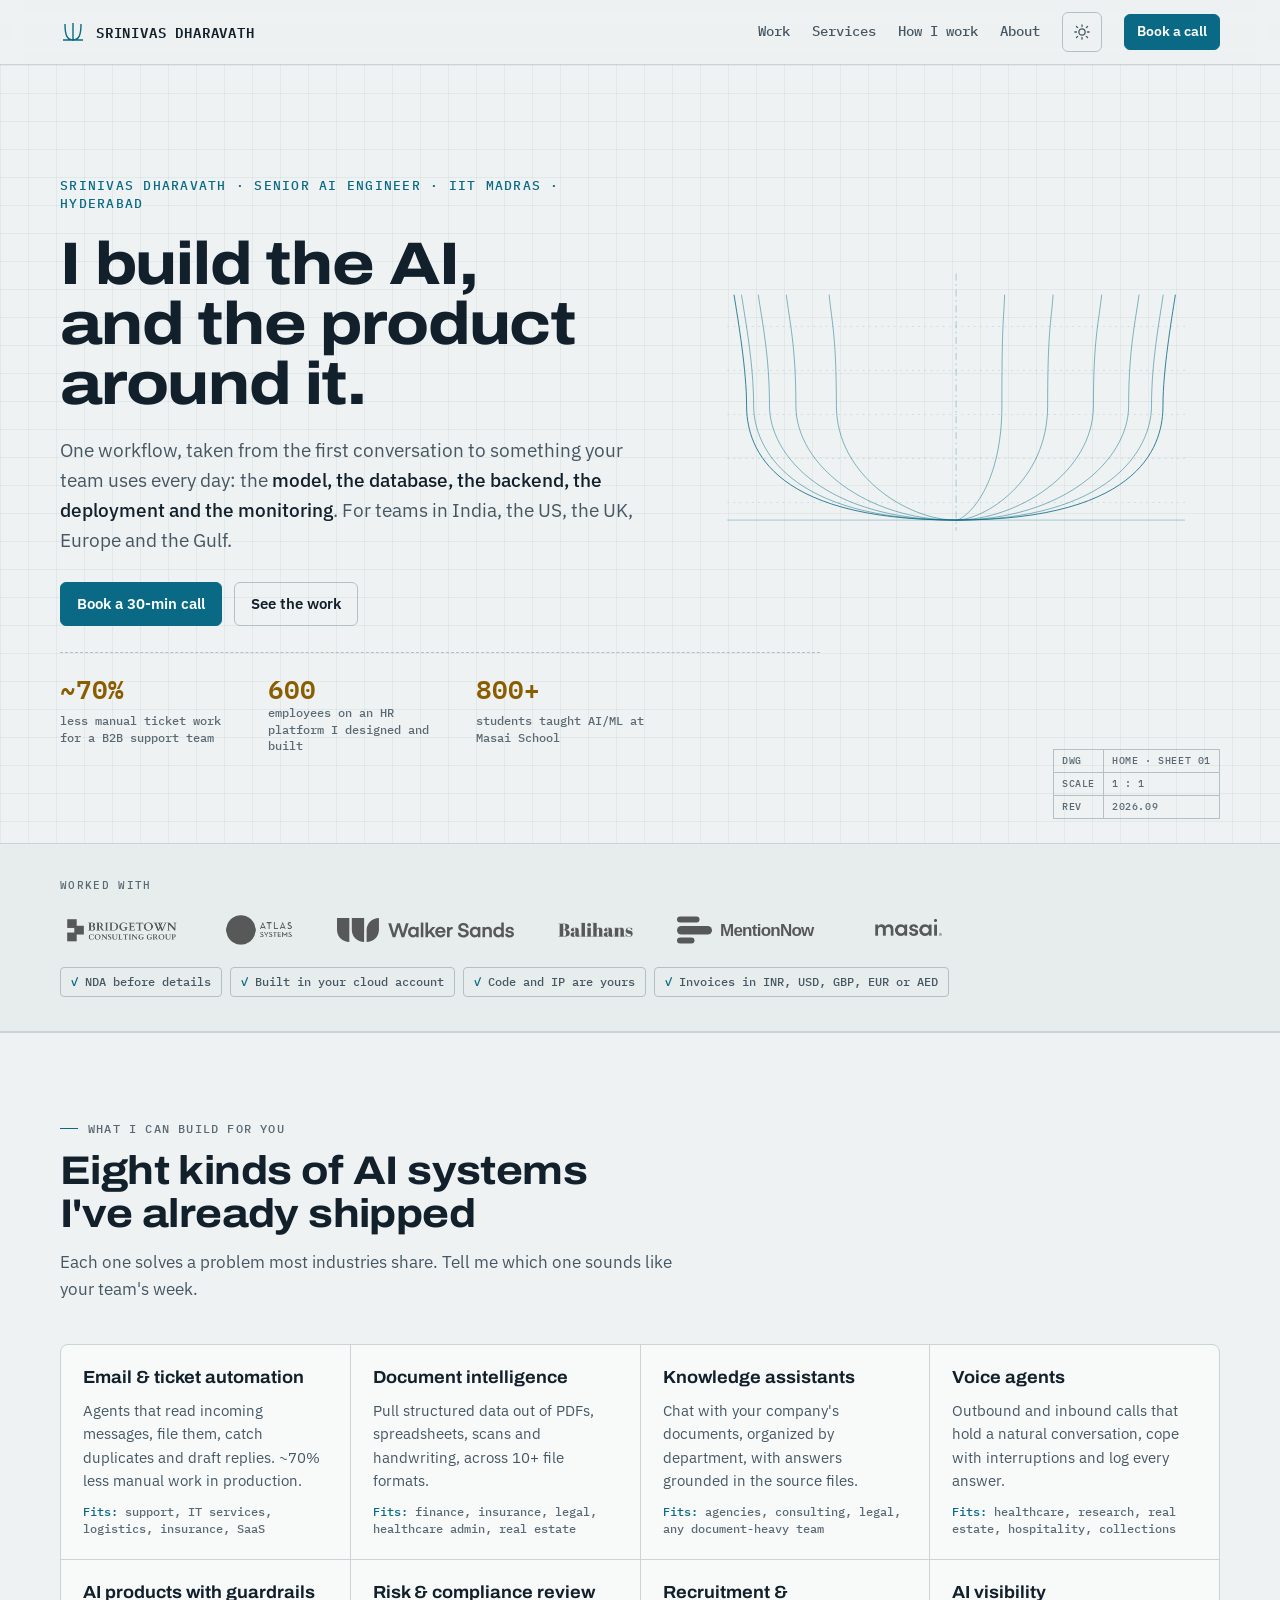
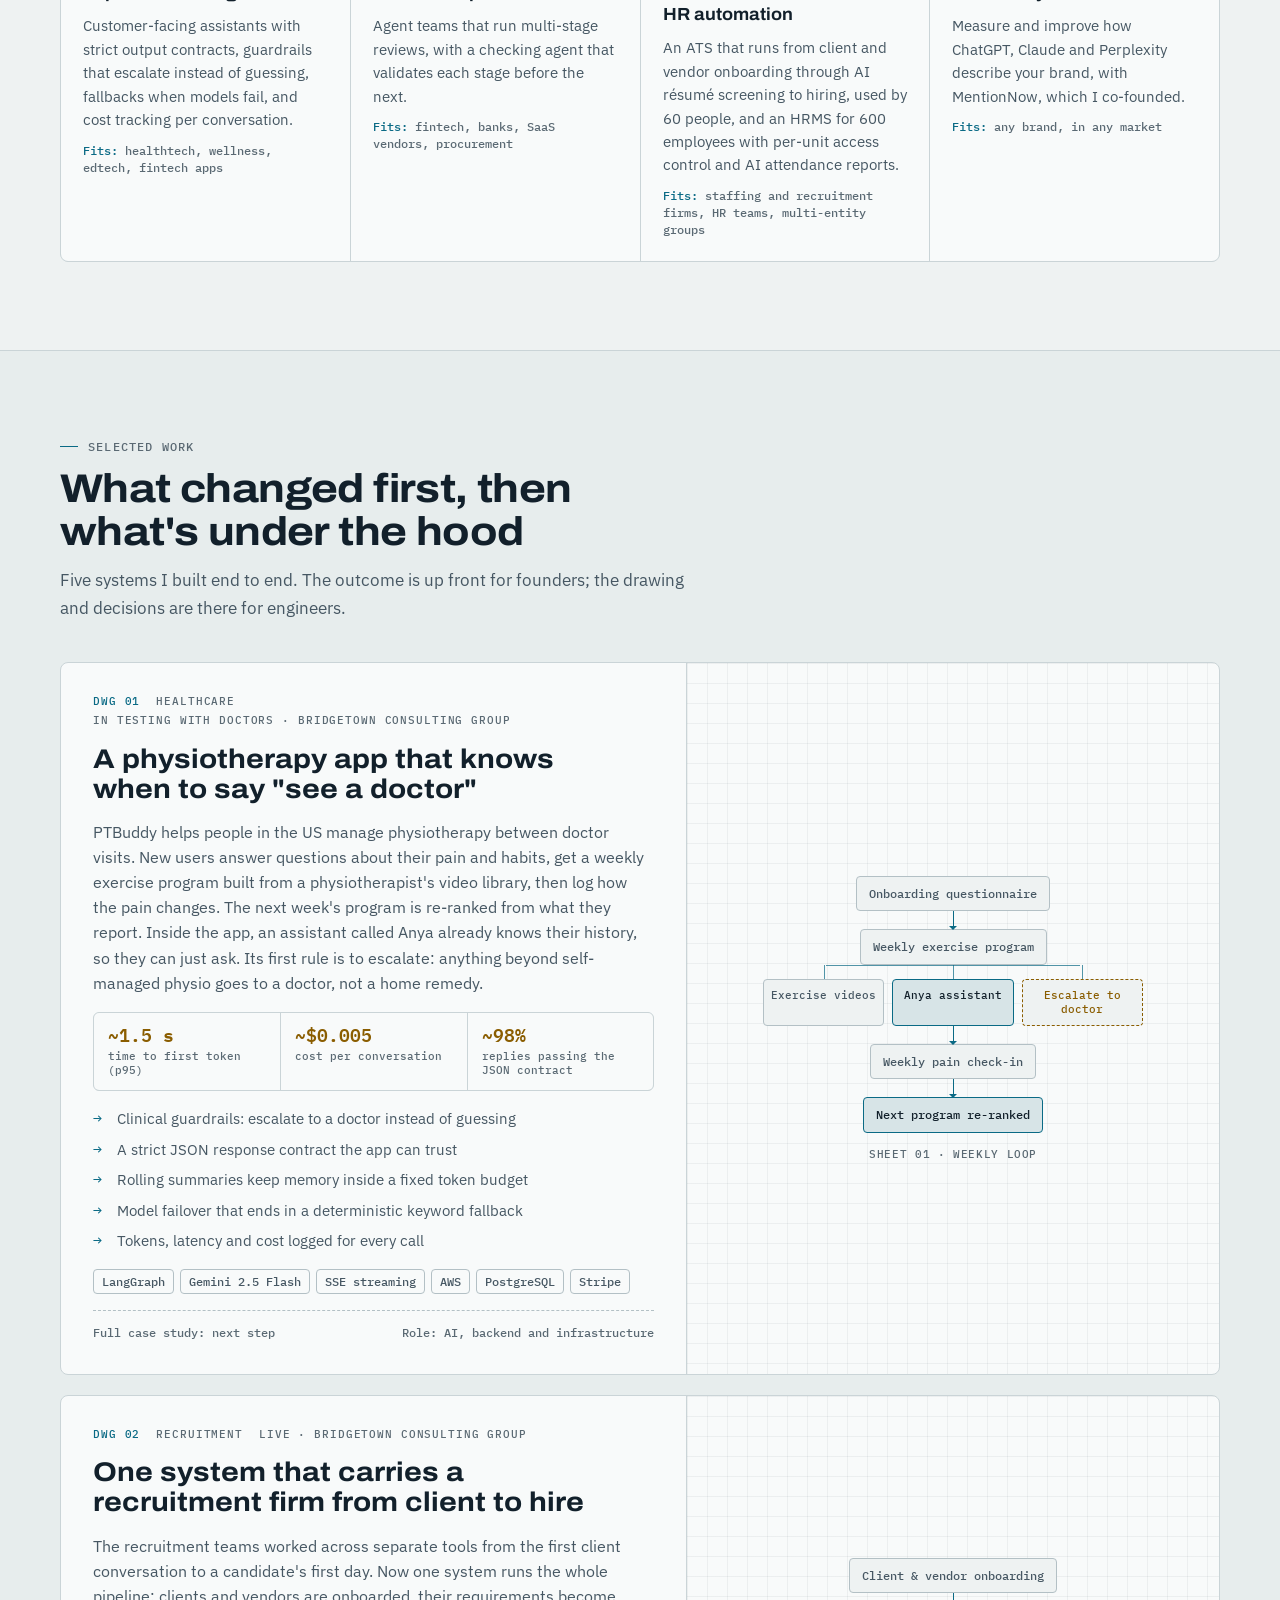
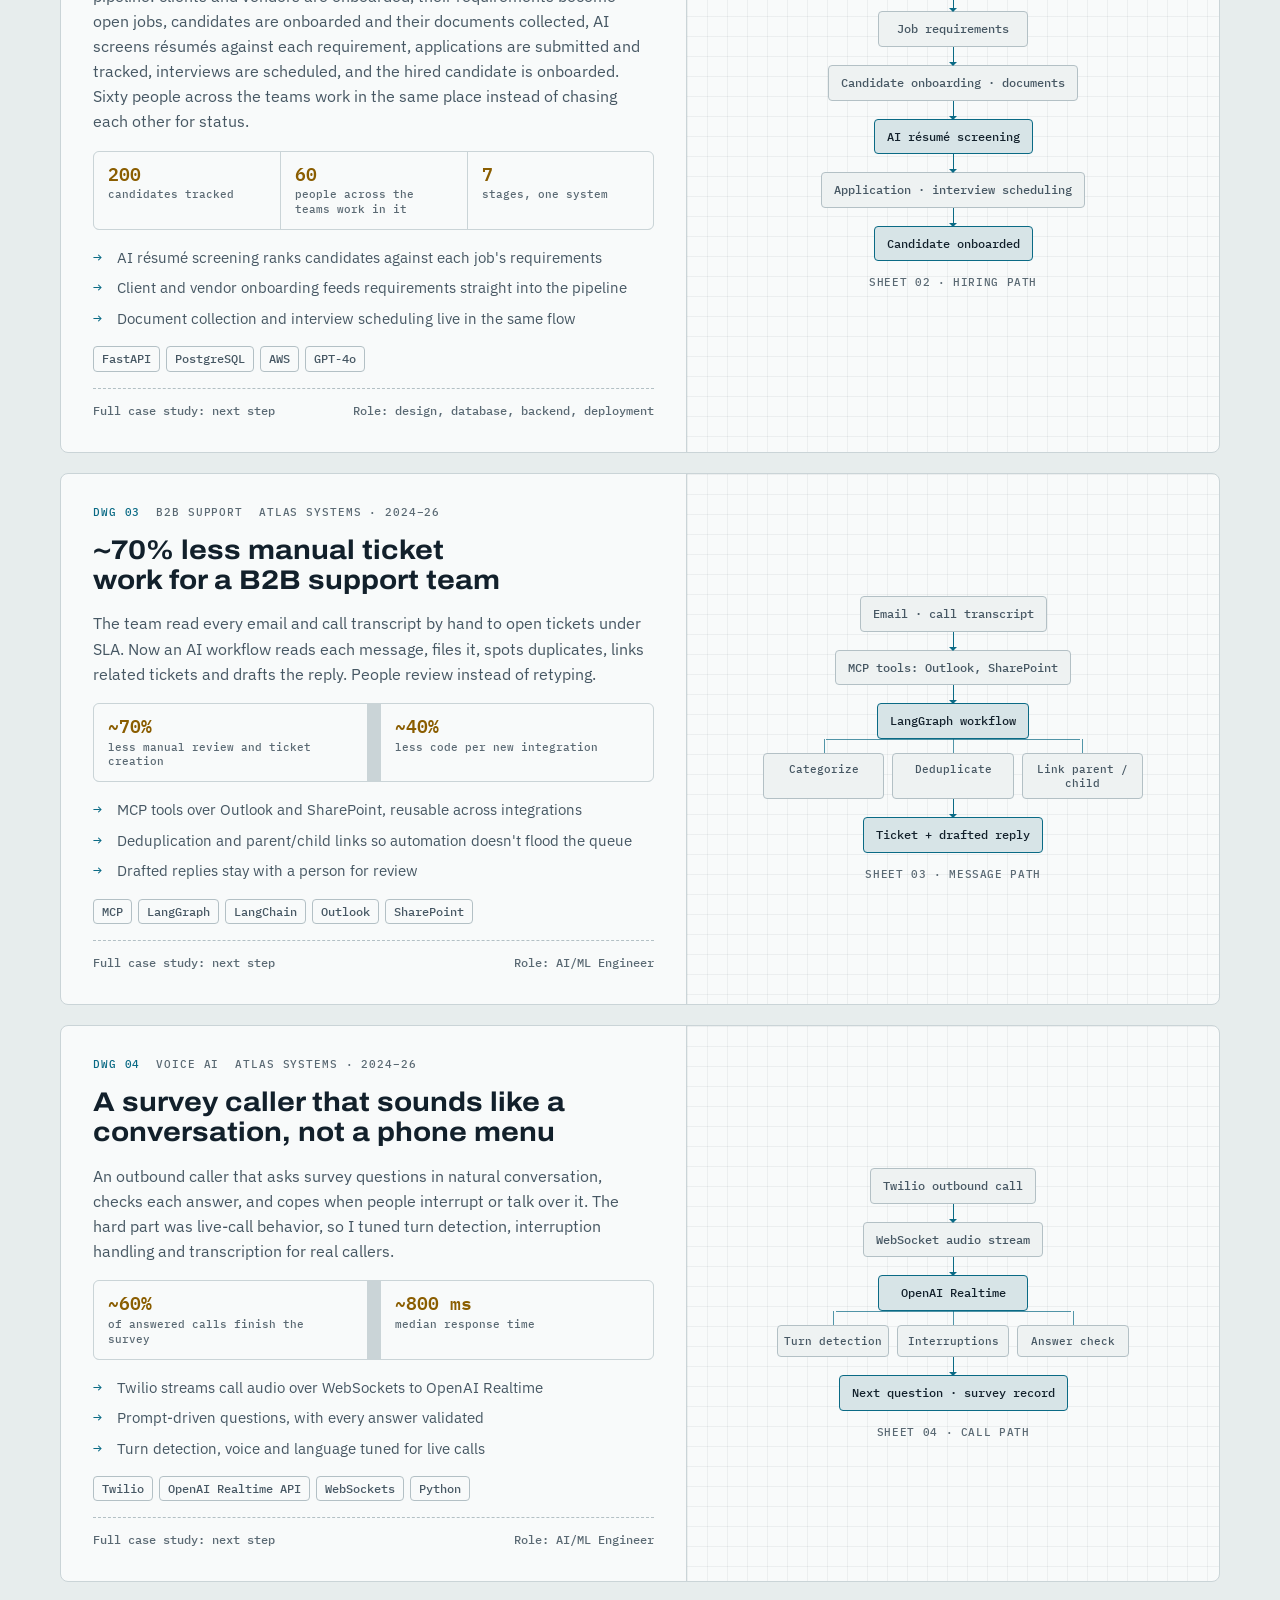
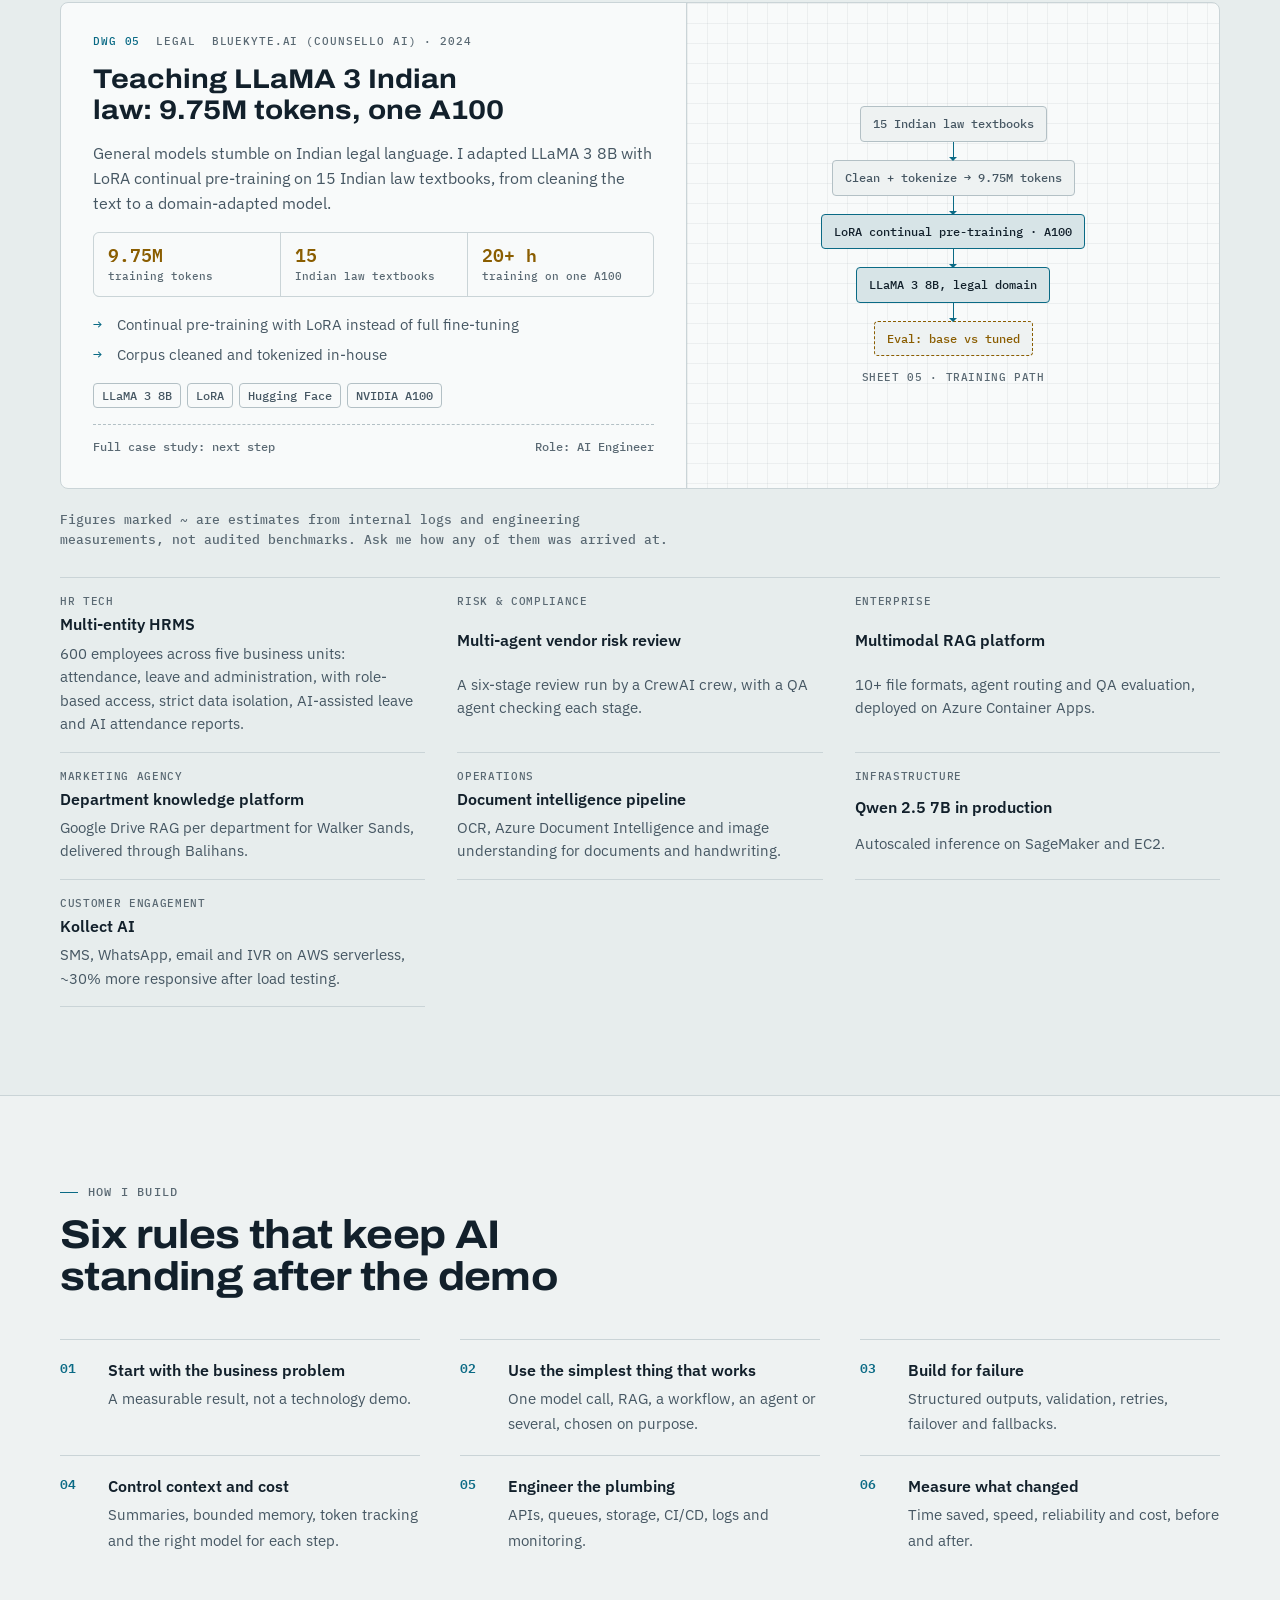
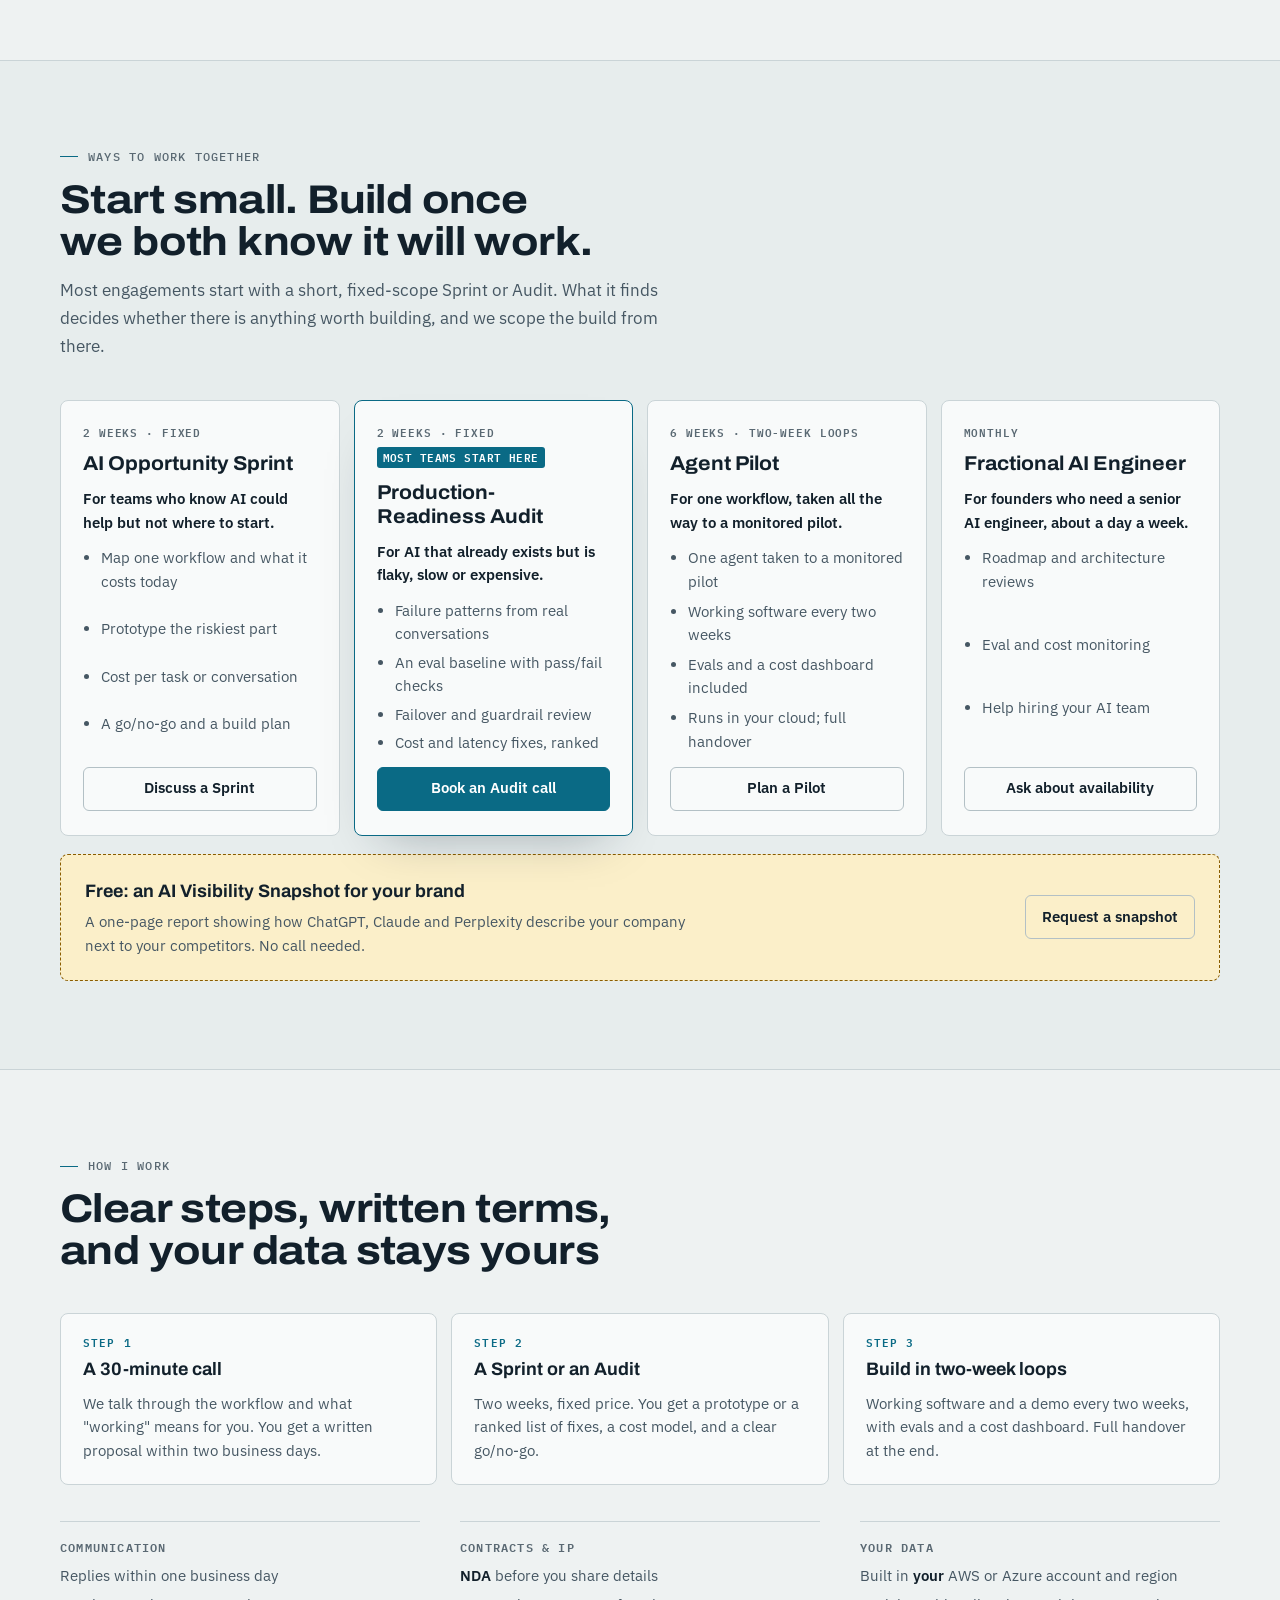
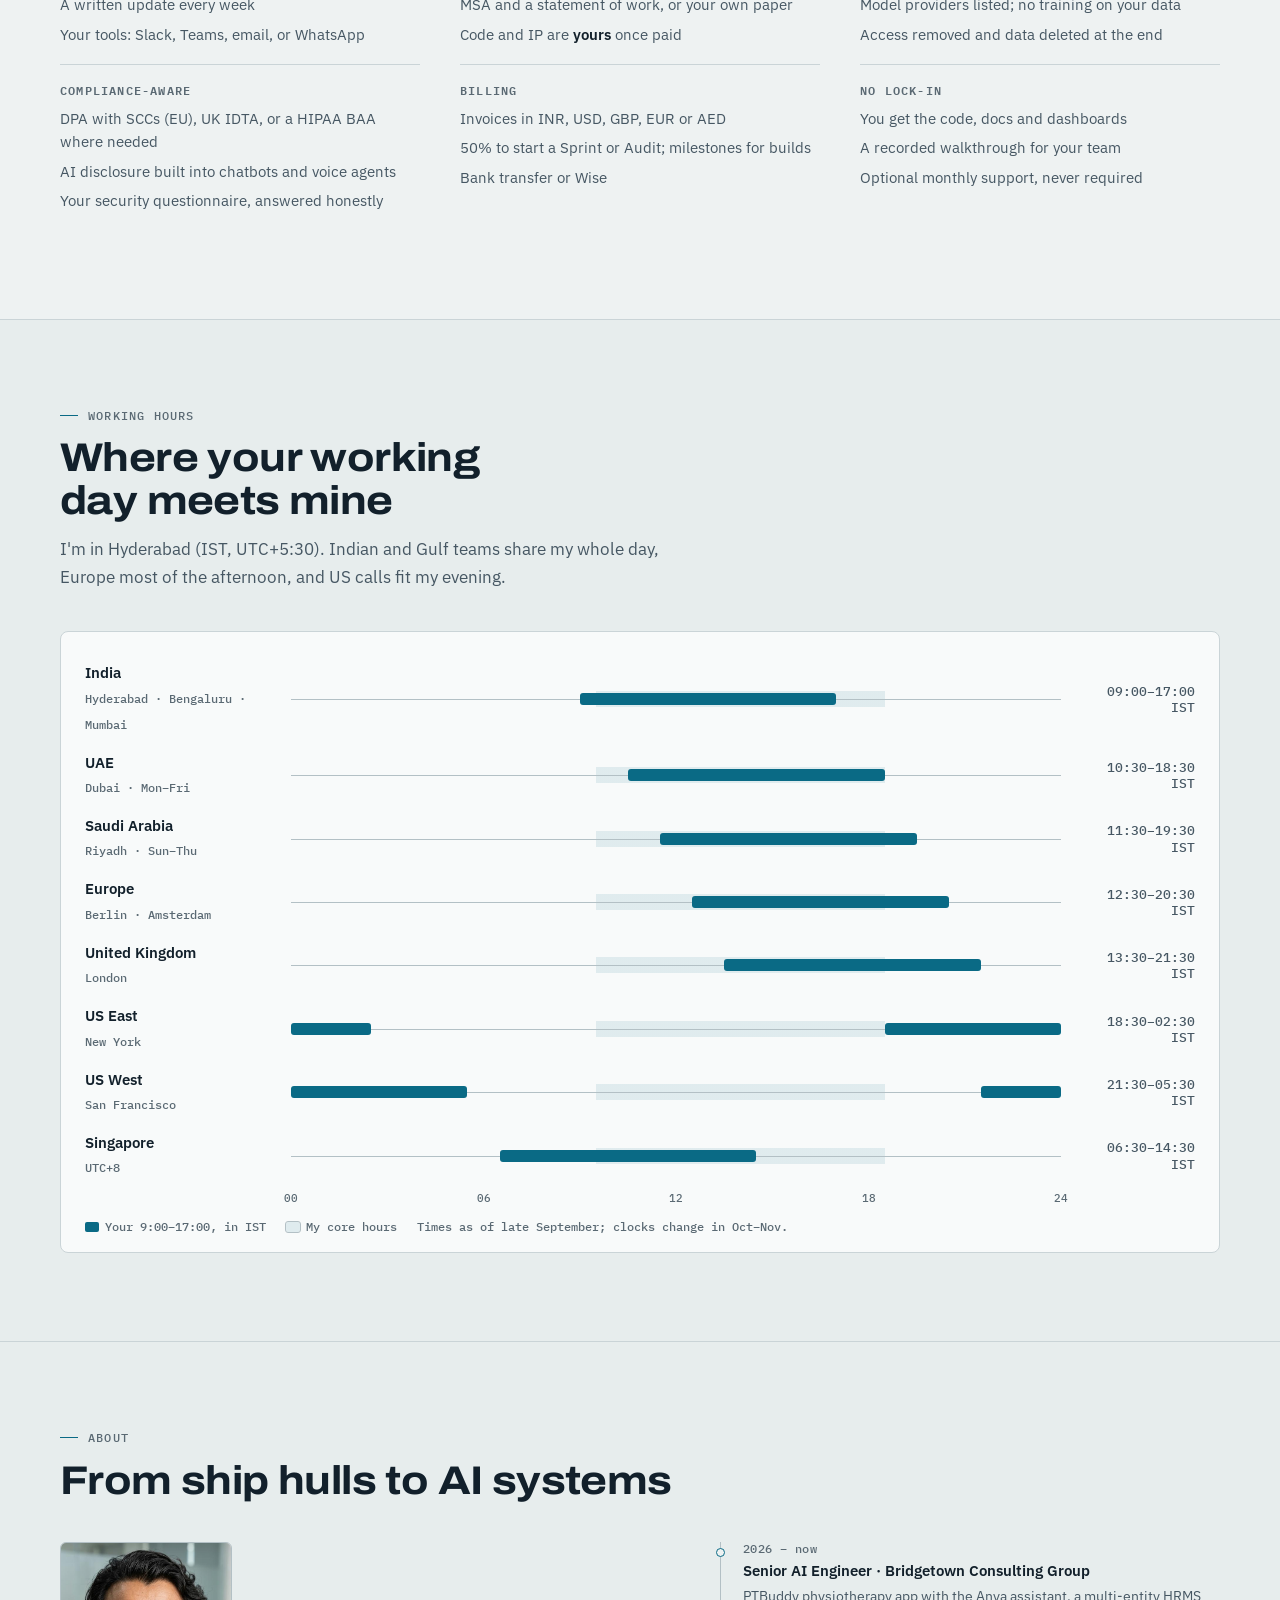
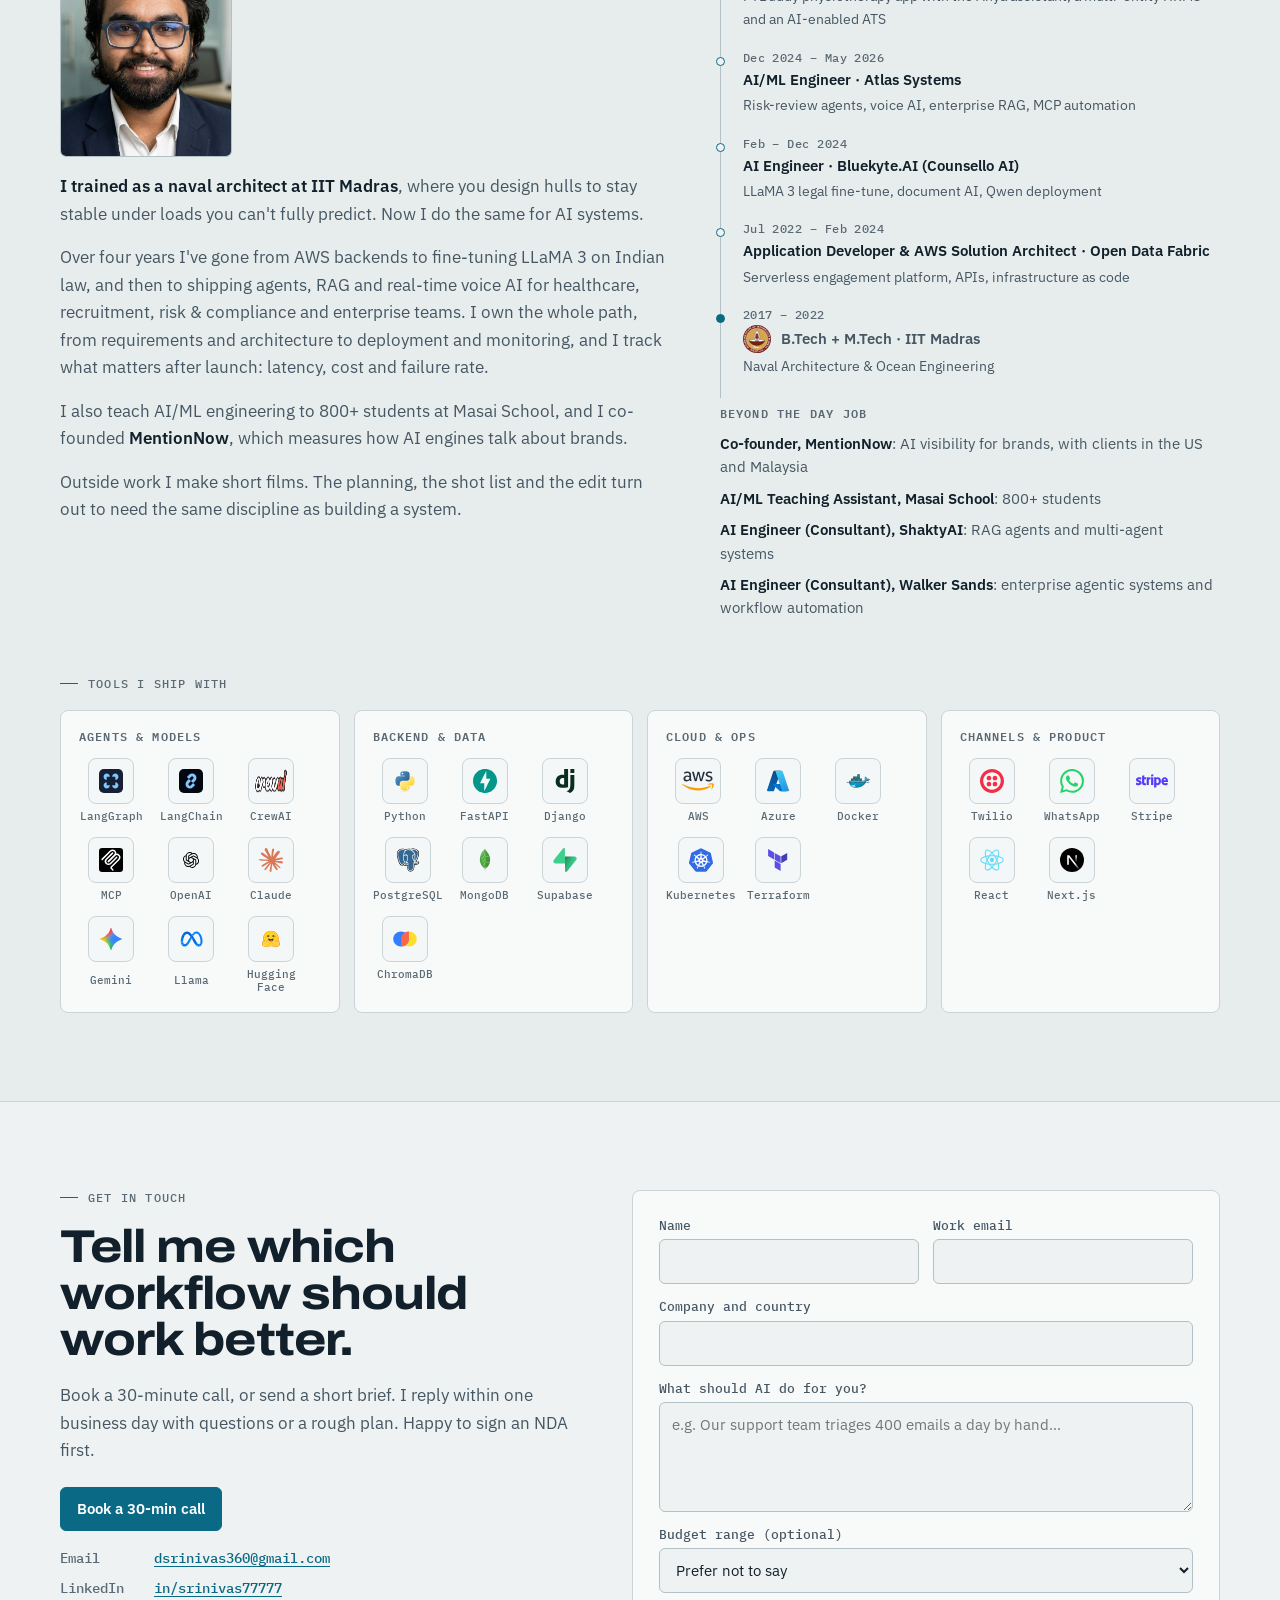
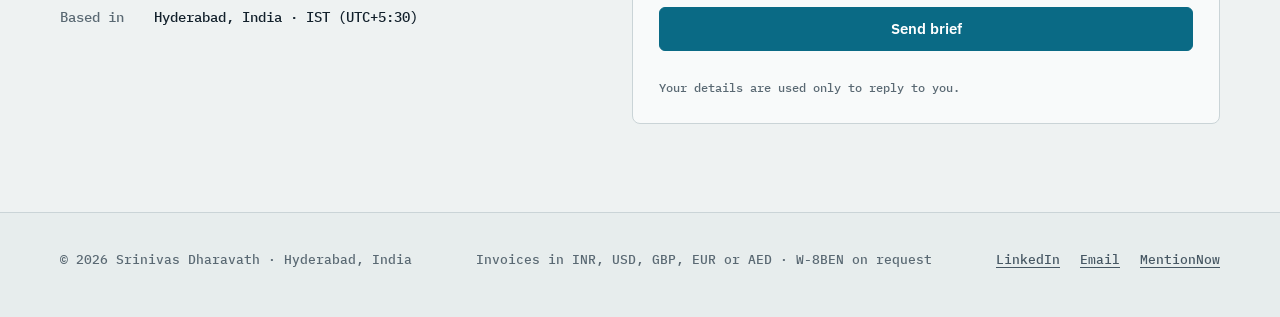
<file: site-prototype/index.html>
<!doctype html>
<html lang="en">
<head>
  <meta charset="utf-8">
  <meta name="viewport" content="width=device-width, initial-scale=1">
  <title>Srinivas Dharavath · AI engineer who builds the whole product</title>
  <meta name="description" content="Senior AI engineer (IIT Madras) who takes one workflow from the first conversation to daily use: the model, the database, the backend, the deployment and the monitoring. For teams in India, the US, the UK, Europe and the Gulf.">
  <meta property="og:title" content="Srinivas Dharavath · I build the AI, and the product around it">
  <meta property="og:description" content="An HR platform for 600 employees, an ATS 60 recruiters work in daily, and support automation that removed about 70% of manual ticket work.">
  <meta name="theme-color" content="#0B1620">
  <script>
    /* apply a saved theme before first paint, so there's no flash */
    try { var t = localStorage.getItem('theme'); if (t === 'light' || t === 'dark') document.documentElement.setAttribute('data-theme', t); } catch (e) {}
  </script>
  <link rel="preconnect" href="https://fonts.googleapis.com">
  <link rel="preconnect" href="https://fonts.gstatic.com" crossorigin>
  <link rel="stylesheet" href="https://fonts.googleapis.com/css2?family=Archivo:wdth,wght@62..125,400..800&family=IBM+Plex+Mono:wght@400;500;600&family=IBM+Plex+Sans:ital,wght@0,400;0,500;0,600;1,400&display=swap">
  <link rel="stylesheet" href="css/styles.css?v=2">
  <!-- Structured data for search and AI engines. Replace YOUR-DOMAIN before publishing. -->
  <script type="application/ld+json">
  {
    "@context": "https://schema.org",
    "@graph": [
      { "@type": "ProfilePage", "dateModified": "2026-09-22", "mainEntity": { "@id": "https://YOUR-DOMAIN/#me" } },
      { "@type": "Person", "@id": "https://YOUR-DOMAIN/#me",
        "name": "Srinivas Dharavath",
        "jobTitle": "Senior AI Engineer",
        "description": "Senior AI engineer who designs, builds and runs AI agents, voice agents and document automation for teams in India, the US, the UK, Europe and the Gulf.",
        "address": { "@type": "PostalAddress", "addressLocality": "Hyderabad", "addressCountry": "IN" },
        "alumniOf": { "@type": "CollegeOrUniversity", "name": "Indian Institute of Technology Madras" },
        "knowsAbout": ["AI agents", "Retrieval-augmented generation", "Voice AI", "LLM evaluation", "Model Context Protocol", "LLM fine-tuning", "Recruitment automation"],
        "image": "images/profile.jpg",
        "sameAs": ["https://www.linkedin.com/in/srinivas77777"] },
      { "@type": "Organization", "name": "MentionNow", "url": "https://www.mentionnow.io", "founder": { "@id": "https://YOUR-DOMAIN/#me" } }
    ]
  }
  </script>
</head>
<body>
<a class="skip" href="#main">Skip to content</a>

<!-- ================= HEADER ================= -->
<header class="site-header">
  <div class="wrap">
    <a class="brand" href="#top" aria-label="Srinivas Dharavath, home">
      <svg class="brand-mark" viewBox="0 0 26 26" aria-hidden="true"><path d="M3 21 H23 M13 4 V22 M13 21 C19 21 21 16 21 5 M13 21 C7 21 5 16 5 5"/></svg>
      SRINIVAS DHARAVATH
    </a>
    <nav class="nav" aria-label="Main">
      <a href="#work">Work</a>
      <a href="#services">Services</a>
      <a href="#how">How I work</a>
      <a href="#about">About</a>
      <button class="theme-toggle" type="button" data-theme-toggle aria-label="Switch theme">
        <svg viewBox="0 0 24 24" fill="none" stroke="currentColor" stroke-width="1.7" stroke-linecap="round" aria-hidden="true"><circle cx="12" cy="12" r="4.2"/><path d="M12 2.5v2.2M12 19.3v2.2M4.6 4.6l1.6 1.6M17.8 17.8l1.6 1.6M2.5 12h2.2M19.3 12h2.2M4.6 19.4l1.6-1.6M17.8 6.2l1.6-1.6"/></svg>
      </button>
      <a class="btn btn-primary btn-small" href="#contact">Book a call</a>
    </nav>
    <details class="menu">
      <summary>Menu</summary>
      <nav aria-label="Main, mobile">
        <a href="#work">Work</a>
        <a href="#services">Services</a>
        <a href="#how">How I work</a>
        <a href="#about">About</a>
        <a href="#contact">Book a call</a>
        <button class="btn btn-small" type="button" data-theme-toggle>Switch theme</button>
      </nav>
    </details>
  </div>
</header>

<main id="main">

<!-- ================= HERO ================= -->
<section class="hero" id="top" aria-labelledby="hero-title">
  <div class="wrap">
    <svg class="bodyplan" viewBox="0 0 600 330" aria-hidden="true">
        <path class="wl" d="M40 80 H560"/>
        <path class="wl" d="M40 130 H560"/>
        <path class="wl" d="M40 180 H560"/>
        <path class="wl" d="M40 230 H560"/>
        <path class="wl" d="M40 280 H560"/>
        <path class="cl" d="M300 20 V312"/>
        <path class="base" d="M40 300 H560"/>
        <path class="main" pathLength="1" style="--i:0" d="M300 300 C516.2 300, 535 210.0, 535 170 S544.4 74, 549.1 44"/>
        <path class="sta" pathLength="1" style="--i:1" d="M300 300 C473.6 300, 522 220.5, 522 170 S530.9 74, 535.3 44"/>
        <path class="sta" pathLength="1" style="--i:2" d="M300 300 C419.0 300, 496 233.8, 496 170 S503.8 74, 507.8 44"/>
        <path class="sta" pathLength="1" style="--i:3" d="M300 300 C368.9 300, 456 246.4, 456 170 S462.2 74, 465.4 44"/>
        <path class="sta" pathLength="1" style="--i:4" d="M300 300 C330.6 300, 404 257.6, 404 170 S408.2 74, 410.2 44"/>
        <path class="sta" pathLength="1" style="--i:5" d="M300 300 C308.6 300, 352 267.4, 352 170 S354.1 74, 355.1 44"/>
        <path class="main" pathLength="1" style="--i:6" d="M300 300 C81.0 300, 62 210.0, 62 170 S52.5 74, 47.7 44"/>
        <path class="sta" pathLength="1" style="--i:7" d="M300 300 C109.6 300, 70 217.0, 70 170 S60.8 74, 56.2 44"/>
        <path class="sta" pathLength="1" style="--i:8" d="M300 300 C151.8 300, 88 226.8, 88 170 S79.5 74, 75.3 44"/>
        <path class="sta" pathLength="1" style="--i:9" d="M300 300 C199.5 300, 118 238.0, 118 170 S110.7 74, 107.1 44"/>
        <path class="sta" pathLength="1" style="--i:10" d="M300 300 C244.9 300, 164 249.2, 164 170 S158.6 74, 155.8 44"/>
    </svg>
    <div class="hero-text">
      <p class="hero-kicker">Srinivas Dharavath · Senior AI Engineer · IIT Madras · Hyderabad</p>
      <h1 id="hero-title">I build the AI, and the product around it.</h1>
      <p class="hero-sub">One workflow, taken from the first conversation to something your team uses every day: the <strong>model, the database, the backend, the deployment and the monitoring</strong>. For teams in India, the US, the UK, Europe and the Gulf.</p>
      <div class="hero-ctas">
        <a class="btn btn-primary" href="#contact">Book a 30-min call</a>
        <a class="btn" href="#work">See the work</a>
      </div>
    </div>
    <div class="proof">
      <div><span class="n">~70%</span><span class="l">less manual ticket work for a B2B support team</span></div>
      <div><span class="n">600</span><span class="l">employees on an HR platform I designed and built</span></div>
      <div><span class="n">800+</span><span class="l">students taught AI/ML at Masai School</span></div>
    </div>
    <div class="titleblock" aria-hidden="true"><span>DWG</span><span>HOME · SHEET 01</span><span>SCALE</span><span>1 : 1</span><span>REV</span><span>2026.09</span></div>
  </div>
</section>

<!-- ================= WORKED WITH ================= -->
<section class="worked" aria-label="Companies I've worked with">
  <div class="wrap">
    <p class="worked-label">Worked with</p>
    <ul class="logos">
      <li><img class="tall" src="../logos/companies/bridgetown-consulting-group.png" alt="Bridgetown Consulting Group"></li>
      <li><img class="tall" src="../logos/companies/atlas-systems.png" alt="Atlas Systems"></li>
      <li><img src="../logos/companies/walker-sands.svg" alt="Walker Sands"></li>
      <li><img class="tall" src="../logos/companies/balihans.png" alt="Balihans"></li>
      <li><img class="tall" src="../logos/companies/mentionnow.svg" alt="MentionNow"></li>
      <li><img class="tall" src="../logos/companies/masai-school.png" alt="Masai School"></li>
    </ul>
    <ul class="trustline" aria-label="How I work with clients">
      <li>NDA before details</li>
      <li>Built in your cloud account</li>
      <li>Code and IP are yours</li>
      <li>Invoices in INR, USD, GBP, EUR or AED</li>
    </ul>
  </div>
</section>

<!-- ================= WHAT I BUILD ================= -->
<section class="section" id="capabilities" aria-labelledby="cap-title">
  <div class="wrap">
    <div class="section-head">
      <p class="eyebrow">What I can build for you</p>
      <h2 id="cap-title">Eight kinds of AI systems I've already shipped</h2>
      <p>Each one solves a problem most industries share. Tell me which one sounds like your team's week.</p>
    </div>
    <div class="usecases">
      <article class="usecase"><h3>Email & ticket automation</h3><p class="proofline">Agents that read incoming messages, file them, catch duplicates and draft replies. ~70% less manual work in production.</p><p class="fits"><b>Fits:</b> support, IT services, logistics, insurance, SaaS</p></article>
      <article class="usecase"><h3>Document intelligence</h3><p class="proofline">Pull structured data out of PDFs, spreadsheets, scans and handwriting, across 10+ file formats.</p><p class="fits"><b>Fits:</b> finance, insurance, legal, healthcare admin, real estate</p></article>
      <article class="usecase"><h3>Knowledge assistants</h3><p class="proofline">Chat with your company's documents, organized by department, with answers grounded in the source files.</p><p class="fits"><b>Fits:</b> agencies, consulting, legal, any document-heavy team</p></article>
      <article class="usecase"><h3>Voice agents</h3><p class="proofline">Outbound and inbound calls that hold a natural conversation, cope with interruptions and log every answer.</p><p class="fits"><b>Fits:</b> healthcare, research, real estate, hospitality, collections</p></article>
      <article class="usecase"><h3>AI products with guardrails</h3><p class="proofline">Customer-facing assistants with strict output contracts, guardrails that escalate instead of guessing, fallbacks when models fail, and cost tracking per conversation.</p><p class="fits"><b>Fits:</b> healthtech, wellness, edtech, fintech apps</p></article>
      <article class="usecase"><h3>Risk & compliance review</h3><p class="proofline">Agent teams that run multi-stage reviews, with a checking agent that validates each stage before the next.</p><p class="fits"><b>Fits:</b> fintech, banks, SaaS vendors, procurement</p></article>
      <article class="usecase"><h3>Recruitment &amp; HR automation</h3><p class="proofline">An ATS that runs from client and vendor onboarding through AI résumé screening to hiring, used by 60 people, and an HRMS for 600 employees with per-unit access control and AI attendance reports.</p><p class="fits"><b>Fits:</b> staffing and recruitment firms, HR teams, multi-entity groups</p></article>
      <article class="usecase"><h3>AI visibility</h3><p class="proofline">Measure and improve how ChatGPT, Claude and Perplexity describe your brand, with MentionNow, which I co-founded.</p><p class="fits"><b>Fits:</b> any brand, in any market</p></article>
    </div>
  </div>
</section>

<!-- ================= WORK ================= -->
<section class="section section-band" id="work" aria-labelledby="work-title">
  <div class="wrap">
    <div class="section-head">
      <p class="eyebrow">Selected work</p>
      <h2 id="work-title">What changed first, then what's under the hood</h2>
      <p>Five systems I built end to end. The outcome is up front for founders; the drawing and decisions are there for engineers.</p>
    </div>

    <div class="cases">
      <!-- Case 01 -->
      <article class="case">
        <div class="case-text">
          <p class="dwg"><b>DWG 01</b><span>HEALTHCARE</span><span>IN TESTING WITH DOCTORS · BRIDGETOWN CONSULTING GROUP</span></p>
          <h3>A physiotherapy app that knows when to say "see a doctor"</h3>
          <p>PTBuddy helps people in the US manage physiotherapy between doctor visits. New users answer questions about their pain and habits, get a weekly exercise program built from a physiotherapist's video library, then log how the pain changes. The next week's program is re-ranked from what they report. Inside the app, an assistant called Anya already knows their history, so they can just ask. Its first rule is to escalate: anything beyond self-managed physio goes to a doctor, not a home remedy.</p>
          <div class="metrics">
            <div><span class="n">~1.5 s</span><span class="l">time to first token (p95)</span></div>
            <div><span class="n">~$0.005</span><span class="l">cost per conversation</span></div>
            <div><span class="n">~98%</span><span class="l">replies passing the JSON contract</span></div>
          </div>
          <ul class="decisions">
            <li>Clinical guardrails: escalate to a doctor instead of guessing</li>
            <li>A strict JSON response contract the app can trust</li>
            <li>Rolling summaries keep memory inside a fixed token budget</li>
            <li>Model failover that ends in a deterministic keyword fallback</li>
            <li>Tokens, latency and cost logged for every call</li>
          </ul>
          <ul class="tags"><li>LangGraph</li><li>Gemini 2.5 Flash</li><li>SSE streaming</li><li>AWS</li><li>PostgreSQL</li><li>Stripe</li></ul>
          <p class="case-foot"><span>Full case study: next step</span><span>Role: AI, backend and infrastructure</span></p>
        </div>
        <div class="case-drawing" aria-label="Weekly loop: an onboarding questionnaire, then a weekly exercise program delivered as videos, with the Anya assistant alongside and escalation to a doctor, then a weekly pain check-in that re-ranks the next program">
          <div>
            <div class="flow">
              <span class="node">Onboarding questionnaire</span><span class="edge"></span>
              <span class="node">Weekly exercise program</span>
              <div class="fork"><span class="node">Exercise videos</span><span class="node key">Anya assistant</span><span class="node alt">Escalate to doctor</span></div>
              <span class="edge"></span>
              <span class="node">Weekly pain check-in</span><span class="edge"></span>
              <span class="node key">Next program re-ranked</span>
            </div>
            <p class="drawing-caption">SHEET 01 · WEEKLY LOOP</p>
          </div>
        </div>
      </article>

      <!-- Case 02 -->
      <article class="case">
        <div class="case-text">
          <p class="dwg"><b>DWG 02</b><span>RECRUITMENT</span><span>LIVE · BRIDGETOWN CONSULTING GROUP</span></p>
          <h3>One system that carries a recruitment firm from client to hire</h3>
          <p>The recruitment teams worked across separate tools from the first client conversation to a candidate's first day. Now one system runs the whole pipeline: clients and vendors are onboarded, their requirements become open jobs, candidates are onboarded and their documents collected, AI screens résumés against each requirement, applications are submitted and tracked, interviews are scheduled, and the hired candidate is onboarded. Sixty people across the teams work in the same place instead of chasing each other for status.</p>
          <div class="metrics">
            <div><span class="n">200</span><span class="l">candidates tracked</span></div>
            <div><span class="n">60</span><span class="l">people across the teams work in it</span></div>
            <div><span class="n">7</span><span class="l">stages, one system</span></div>
          </div>
          <ul class="decisions">
            <li>AI résumé screening ranks candidates against each job's requirements</li>
            <li>Client and vendor onboarding feeds requirements straight into the pipeline</li>
            <li>Document collection and interview scheduling live in the same flow</li>
          </ul>
          <ul class="tags"><li>FastAPI</li><li>PostgreSQL</li><li>AWS</li><li>GPT-4o</li></ul>
          <p class="case-foot"><span>Full case study: next step</span><span>Role: design, database, backend, deployment</span></p>
        </div>
        <div class="case-drawing" aria-label="Hiring path: client and vendor onboarding produces job requirements, candidates are onboarded with documents, AI screens resumes, applications and interviews are scheduled, and the candidate is onboarded">
          <div>
            <div class="flow">
              <span class="node">Client &amp; vendor onboarding</span><span class="edge"></span>
              <span class="node">Job requirements</span><span class="edge"></span>
              <span class="node">Candidate onboarding · documents</span><span class="edge"></span>
              <span class="node key">AI résumé screening</span><span class="edge"></span>
              <span class="node">Application · interview scheduling</span><span class="edge"></span>
              <span class="node key">Candidate onboarded</span>
            </div>
            <p class="drawing-caption">SHEET 02 · HIRING PATH</p>
          </div>
        </div>
      </article>

      <!-- Case 03 -->
      <article class="case">
        <div class="case-text">
          <p class="dwg"><b>DWG 03</b><span>B2B SUPPORT</span><span>ATLAS SYSTEMS · 2024–26</span></p>
          <h3>~70% less manual ticket work for a B2B support team</h3>
          <p>The team read every email and call transcript by hand to open tickets under SLA. Now an AI workflow reads each message, files it, spots duplicates, links related tickets and drafts the reply. People review instead of retyping.</p>
          <div class="metrics two">
            <div><span class="n">~70%</span><span class="l">less manual review and ticket creation</span></div>
            <div><span class="n">~40%</span><span class="l">less code per new integration</span></div>
          </div>
          <ul class="decisions">
            <li>MCP tools over Outlook and SharePoint, reusable across integrations</li>
            <li>Deduplication and parent/child links so automation doesn't flood the queue</li>
            <li>Drafted replies stay with a person for review</li>
          </ul>
          <ul class="tags"><li>MCP</li><li>LangGraph</li><li>LangChain</li><li>Outlook</li><li>SharePoint</li></ul>
          <p class="case-foot"><span>Full case study: next step</span><span>Role: AI/ML Engineer</span></p>
        </div>
        <div class="case-drawing" aria-label="Architecture: emails and call transcripts go through MCP tools into a LangGraph workflow that categorizes, deduplicates and links tickets, then creates the ticket and drafts a reply">
          <div>
            <div class="flow">
              <span class="node">Email · call transcript</span><span class="edge"></span>
              <span class="node">MCP tools: Outlook, SharePoint</span><span class="edge"></span>
              <span class="node key">LangGraph workflow</span>
              <div class="fork"><span class="node">Categorize</span><span class="node">Deduplicate</span><span class="node">Link parent / child</span></div>
              <span class="edge"></span>
              <span class="node key">Ticket + drafted reply</span>
            </div>
            <p class="drawing-caption">SHEET 03 · MESSAGE PATH</p>
          </div>
        </div>
      </article>

      <!-- Case 03 -->
      <article class="case">
        <div class="case-text">
          <p class="dwg"><b>DWG 04</b><span>VOICE AI</span><span>ATLAS SYSTEMS · 2024–26</span></p>
          <h3>A survey caller that sounds like a conversation, not a phone menu</h3>
          <p>An outbound caller that asks survey questions in natural conversation, checks each answer, and copes when people interrupt or talk over it. The hard part was live-call behavior, so I tuned turn detection, interruption handling and transcription for real callers.</p>
          <div class="metrics two">
            <div><span class="n">~60%</span><span class="l">of answered calls finish the survey</span></div>
            <div><span class="n">~800 ms</span><span class="l">median response time</span></div>
          </div>
          <ul class="decisions">
            <li>Twilio streams call audio over WebSockets to OpenAI Realtime</li>
            <li>Prompt-driven questions, with every answer validated</li>
            <li>Turn detection, voice and language tuned for live calls</li>
          </ul>
          <ul class="tags"><li>Twilio</li><li>OpenAI Realtime API</li><li>WebSockets</li><li>Python</li></ul>
          <p class="case-foot"><span>Full case study: next step</span><span>Role: AI/ML Engineer</span></p>
        </div>
        <div class="case-drawing" aria-label="Architecture: a Twilio call streams audio over WebSockets to OpenAI Realtime, which handles turn detection, interruptions and answer checks, then asks the next question">
          <div>
            <div class="flow">
              <span class="node">Twilio outbound call</span><span class="edge"></span>
              <span class="node">WebSocket audio stream</span><span class="edge"></span>
              <span class="node key">OpenAI Realtime</span>
              <div class="fork"><span class="node">Turn detection</span><span class="node">Interruptions</span><span class="node">Answer check</span></div>
              <span class="edge"></span>
              <span class="node key">Next question · survey record</span>
            </div>
            <p class="drawing-caption">SHEET 04 · CALL PATH</p>
          </div>
        </div>
      </article>

      <!-- Case 04 -->
      <article class="case">
        <div class="case-text">
          <p class="dwg"><b>DWG 05</b><span>LEGAL</span><span>BLUEKYTE.AI (COUNSELLO AI) · 2024</span></p>
          <h3>Teaching LLaMA 3 Indian law: 9.75M tokens, one A100</h3>
          <p>General models stumble on Indian legal language. I adapted LLaMA 3 8B with LoRA continual pre-training on 15 Indian law textbooks, from cleaning the text to a domain-adapted model.</p>
          <div class="metrics">
            <div><span class="n">9.75M</span><span class="l">training tokens</span></div>
            <div><span class="n">15</span><span class="l">Indian law textbooks</span></div>
            <div><span class="n">20+ h</span><span class="l">training on one A100</span></div>
          </div>
          <ul class="decisions">
            <li>Continual pre-training with LoRA instead of full fine-tuning</li>
            <li>Corpus cleaned and tokenized in-house</li>
          </ul>
          <ul class="tags"><li>LLaMA 3 8B</li><li>LoRA</li><li>Hugging Face</li><li>NVIDIA A100</li></ul>
          <p class="case-foot"><span>Full case study: next step</span><span>Role: AI Engineer</span></p>
        </div>
        <div class="case-drawing" aria-label="Pipeline: 15 law textbooks are cleaned and tokenized into 9.75 million tokens, used for LoRA continual pre-training of LLaMA 3 8B on an A100, producing a legal-domain model that is then evaluated">
          <div>
            <div class="flow">
              <span class="node">15 Indian law textbooks</span><span class="edge"></span>
              <span class="node">Clean + tokenize → 9.75M tokens</span><span class="edge"></span>
              <span class="node key">LoRA continual pre-training · A100</span><span class="edge"></span>
              <span class="node key">LLaMA 3 8B, legal domain</span><span class="edge"></span>
              <span class="node alt">Eval: base vs tuned</span>
            </div>
            <p class="drawing-caption">SHEET 05 · TRAINING PATH</p>
          </div>
        </div>
      </article>
    </div>

    <p class="est-note">Figures marked ~ are estimates from internal logs and engineering measurements, not audited benchmarks. Ask me how any of them was arrived at.</p>

    <ul class="more" aria-label="More work">
      <li><small>HR tech</small><b>Multi-entity HRMS</b><span>600 employees across five business units: attendance, leave and administration, with role-based access, strict data isolation, AI-assisted leave and AI attendance reports.</span></li>
      <li><small>Risk & compliance</small><b>Multi-agent vendor risk review</b><span>A six-stage review run by a CrewAI crew, with a QA agent checking each stage.</span></li>
      <li><small>Enterprise</small><b>Multimodal RAG platform</b><span>10+ file formats, agent routing and QA evaluation, deployed on Azure Container Apps.</span></li>
      <li><small>Marketing agency</small><b>Department knowledge platform</b><span>Google Drive RAG per department for Walker Sands, delivered through Balihans.</span></li>
      <li><small>Operations</small><b>Document intelligence pipeline</b><span>OCR, Azure Document Intelligence and image understanding for documents and handwriting.</span></li>
      <li><small>Infrastructure</small><b>Qwen 2.5 7B in production</b><span>Autoscaled inference on SageMaker and EC2.</span></li>
      <li><small>Customer engagement</small><b>Kollect AI</b><span>SMS, WhatsApp, email and IVR on AWS serverless, ~30% more responsive after load testing.</span></li>
    </ul>
  </div>
</section>

<!-- ================= HOW I BUILD ================= -->
<section class="section" id="principles" aria-labelledby="principles-title">
  <div class="wrap">
    <div class="section-head">
      <p class="eyebrow">How I build</p>
      <h2 id="principles-title">Six rules that keep AI standing after the demo</h2>
    </div>
    <ol class="principles">
      <li><div><b>Start with the business problem</b><span>A measurable result, not a technology demo.</span></div></li>
      <li><div><b>Use the simplest thing that works</b><span>One model call, RAG, a workflow, an agent or several, chosen on purpose.</span></div></li>
      <li><div><b>Build for failure</b><span>Structured outputs, validation, retries, failover and fallbacks.</span></div></li>
      <li><div><b>Control context and cost</b><span>Summaries, bounded memory, token tracking and the right model for each step.</span></div></li>
      <li><div><b>Engineer the plumbing</b><span>APIs, queues, storage, CI/CD, logs and monitoring.</span></div></li>
      <li><div><b>Measure what changed</b><span>Time saved, speed, reliability and cost, before and after.</span></div></li>
    </ol>
  </div>
</section>

<!-- ================= SERVICES ================= -->
<section class="section section-band" id="services" aria-labelledby="services-title">
  <div class="wrap">
    <div class="section-head">
      <p class="eyebrow">Ways to work together</p>
      <h2 id="services-title">Start small. Build once we both know it will work.</h2>
      <p>Most engagements start with a short, fixed-scope Sprint or Audit. What it finds decides whether there is anything worth building, and we scope the build from there.</p>
    </div>
    <div class="offers">
      <article class="offer">
        <p class="kind"><span>2 weeks · fixed</span></p>
        <h3>AI Opportunity Sprint</h3>
        <p class="lead-in">For teams who know AI could help but not where to start.</p>
        <ul><li>Map one workflow and what it costs today</li><li>Prototype the riskiest part</li><li>Cost per task or conversation</li><li>A go/no-go and a build plan</li></ul>
        <a class="btn" href="#contact">Discuss a Sprint</a>
      </article>
      <article class="offer featured">
        <p class="kind"><span>2 weeks · fixed</span><span class="badge">Most teams start here</span></p>
        <h3>Production-Readiness Audit</h3>
        <p class="lead-in">For AI that already exists but is flaky, slow or expensive.</p>
        <ul><li>Failure patterns from real conversations</li><li>An eval baseline with pass/fail checks</li><li>Failover and guardrail review</li><li>Cost and latency fixes, ranked</li></ul>
        <a class="btn btn-primary" href="#contact">Book an Audit call</a>
      </article>
      <article class="offer">
        <p class="kind"><span>6 weeks · two-week loops</span></p>
        <h3>Agent Pilot</h3>
        <p class="lead-in">For one workflow, taken all the way to a monitored pilot.</p>
        <ul><li>One agent taken to a monitored pilot</li><li>Working software every two weeks</li><li>Evals and a cost dashboard included</li><li>Runs in your cloud; full handover</li></ul>
        <a class="btn" href="#contact">Plan a Pilot</a>
      </article>
      <article class="offer">
        <p class="kind"><span>Monthly</span></p>
        <h3>Fractional AI Engineer</h3>
        <p class="lead-in">For founders who need a senior AI engineer, about a day a week.</p>
        <ul><li>Roadmap and architecture reviews</li><li>Eval and cost monitoring</li><li>Help hiring your AI team</li></ul>
        <a class="btn" href="#contact">Ask about availability</a>
      </article>
    </div>
    <div class="snapshot">
      <div>
        <h3>Free: an AI Visibility Snapshot for your brand</h3>
        <p>A one-page report showing how ChatGPT, Claude and Perplexity describe your company next to your competitors. No call needed.</p>
      </div>
      <a class="btn" href="#contact">Request a snapshot</a>
    </div>
  </div>
</section>

<!-- ================= HOW I WORK ================= -->
<section class="section" id="how" aria-labelledby="how-title">
  <div class="wrap">
    <div class="section-head">
      <p class="eyebrow">How I work</p>
      <h2 id="how-title">Clear steps, written terms, and your data stays yours</h2>
    </div>
    <ol class="steps">
      <li><b>A 30-minute call</b><span>We talk through the workflow and what "working" means for you. You get a written proposal within two business days.</span></li>
      <li><b>A Sprint or an Audit</b><span>Two weeks, fixed price. You get a prototype or a ranked list of fixes, a cost model, and a clear go/no-go.</span></li>
      <li><b>Build in two-week loops</b><span>Working software and a demo every two weeks, with evals and a cost dashboard. Full handover at the end.</span></li>
    </ol>
    <div class="terms">
      <div class="term"><h3>Communication</h3><ul><li>Replies within one business day</li><li>A written update every week</li><li>Your tools: Slack, Teams, email, or WhatsApp</li></ul></div>
      <div class="term"><h3>Contracts & IP</h3><ul><li><strong>NDA</strong> before you share details</li><li>MSA and a statement of work, or your own paper</li><li>Code and IP are <strong>yours</strong> once paid</li></ul></div>
      <div class="term"><h3>Your data</h3><ul><li>Built in <strong>your</strong> AWS or Azure account and region</li><li>Model providers listed; no training on your data</li><li>Access removed and data deleted at the end</li></ul></div>
      <div class="term"><h3>Compliance-aware</h3><ul><li>DPA with SCCs (EU), UK IDTA, or a HIPAA BAA where needed</li><li>AI disclosure built into chatbots and voice agents</li><li>Your security questionnaire, answered honestly</li></ul></div>
      <div class="term"><h3>Billing</h3><ul><li>Invoices in INR, USD, GBP, EUR or AED</li><li>50% to start a Sprint or Audit; milestones for builds</li><li>Bank transfer or Wise</li></ul></div>
      <div class="term"><h3>No lock-in</h3><ul><li>You get the code, docs and dashboards</li><li>A recorded walkthrough for your team</li><li>Optional monthly support, never required</li></ul></div>
    </div>
  </div>
</section>

<!-- ================= WORKING HOURS ================= -->
<section class="section section-band" id="hours" aria-labelledby="hours-title">
  <div class="wrap">
    <div class="section-head">
      <p class="eyebrow">Working hours</p>
      <h2 id="hours-title">Where your working day meets mine</h2>
      <p>I'm in Hyderabad (IST, UTC+5:30). Indian and Gulf teams share my whole day, Europe most of the afternoon, and US calls fit my evening.</p>
    </div>
    <div class="tz" role="table" aria-label="Your 9:00 to 17:00 working day shown in India time">
      <div class="tz-row" role="row"><div role="rowheader"><b>India</b><small>Hyderabad · Bengaluru · Mumbai</small></div><div class="tz-track" role="cell"><i style="left:37.5%;width:33.33%"></i></div><div class="tz-num" role="cell">09:00–17:00 IST</div></div>
      <div class="tz-row" role="row"><div role="rowheader"><b>UAE</b><small>Dubai · Mon–Fri</small></div><div class="tz-track" role="cell"><i style="left:43.75%;width:33.33%"></i></div><div class="tz-num" role="cell">10:30–18:30 IST</div></div>
      <div class="tz-row" role="row"><div role="rowheader"><b>Saudi Arabia</b><small>Riyadh · Sun–Thu</small></div><div class="tz-track" role="cell"><i style="left:47.92%;width:33.33%"></i></div><div class="tz-num" role="cell">11:30–19:30 IST</div></div>
      <div class="tz-row" role="row"><div role="rowheader"><b>Europe</b><small>Berlin · Amsterdam</small></div><div class="tz-track" role="cell"><i style="left:52.08%;width:33.33%"></i></div><div class="tz-num" role="cell">12:30–20:30 IST</div></div>
      <div class="tz-row" role="row"><div role="rowheader"><b>United Kingdom</b><small>London</small></div><div class="tz-track" role="cell"><i style="left:56.25%;width:33.33%"></i></div><div class="tz-num" role="cell">13:30–21:30 IST</div></div>
      <div class="tz-row" role="row"><div role="rowheader"><b>US East</b><small>New York</small></div><div class="tz-track" role="cell"><i style="left:77.08%;width:22.92%"></i><i style="left:0;width:10.42%"></i></div><div class="tz-num" role="cell">18:30–02:30 IST</div></div>
      <div class="tz-row" role="row"><div role="rowheader"><b>US West</b><small>San Francisco</small></div><div class="tz-track" role="cell"><i style="left:89.58%;width:10.42%"></i><i style="left:0;width:22.92%"></i></div><div class="tz-num" role="cell">21:30–05:30 IST</div></div>
      <div class="tz-row" role="row"><div role="rowheader"><b>Singapore</b><small>UTC+8</small></div><div class="tz-track" role="cell"><i style="left:27.08%;width:33.33%"></i></div><div class="tz-num" role="cell">06:30–14:30 IST</div></div>
      <div class="tz-axis" aria-hidden="true"><span></span><div><span style="left:0%">00</span><span style="left:25%">06</span><span style="left:50%">12</span><span style="left:75%">18</span><span style="left:100%">24</span></div><span></span></div>
      <p class="tz-note"><span><i style="background:var(--accent)"></i>Your 9:00–17:00, in IST</span><span><i style="background:var(--accent-soft); outline:1px solid var(--line-2)"></i>My core hours</span><span>Times as of late September; clocks change in Oct–Nov.</span></p>
    </div>
  </div>
</section>

<!-- TESTIMONIALS: hidden until real quotes with permission are ready. Delete this comment marker and the one after the section to restore.

<section class="section" id="testimonials" aria-labelledby="quotes-title">
  <div class="wrap">
    <div class="section-head">
      <p class="eyebrow">What clients say</p>
      <h2 id="quotes-title">In their words</h2>
    </div>
    <div class="quotes">
      <figure class="quote"><blockquote>[Two or three sentences from the Walker Sands team about the department knowledge platform]</blockquote><figcaption><span class="avatar" aria-hidden="true"></span><span>[Name] · [Role], Walker Sands</span></figcaption></figure>
      <figure class="quote"><blockquote>[Two or three sentences from Intellectyx about MentionNow]</blockquote><figcaption><span class="avatar" aria-hidden="true"></span><span>[Name] · [Role], Intellectyx</span></figcaption></figure>
      <figure class="quote"><blockquote>[Two or three sentences from a former lead at Atlas Systems or Bluekyte]</blockquote><figcaption><span class="avatar" aria-hidden="true"></span><span>[Name] · [Role], [Company]</span></figcaption></figure>
    </div>
    <p class="placeholder-note">Prototype: these are layout slots. Publish only real testimonials, with written permission.</p>
  </div>
</section>

-->

<!-- ================= ABOUT ================= -->
<section class="section section-band" id="about" aria-labelledby="about-title">
  <div class="wrap">
    <div class="section-head">
      <p class="eyebrow">About</p>
      <h2 id="about-title">From ship hulls to AI systems</h2>
    </div>
    <div class="about">
      <div class="about-text">
        <img class="portrait" src="images/profile.jpg" alt="Srinivas Dharavath" width="172" height="215" loading="lazy" decoding="async">
        <p><strong>I trained as a naval architect at IIT Madras</strong>, where you design hulls to stay stable under loads you can't fully predict. Now I do the same for AI systems.</p>
        <p>Over four years I've gone from AWS backends to fine-tuning LLaMA 3 on Indian law, and then to shipping agents, RAG and real-time voice AI for healthcare, recruitment, risk & compliance and enterprise teams. I own the whole path, from requirements and architecture to deployment and monitoring, and I track what matters after launch: latency, cost and failure rate.</p>
        <p>I also teach AI/ML engineering to 800+ students at Masai School, and I co-founded <strong>MentionNow</strong>, which measures how AI engines talk about brands.</p>
        <p>Outside work I make short films. The planning, the shot list and the edit turn out to need the same discipline as building a system.</p>
      </div>
      <div>
        <ol class="timeline">
          <li><time>2026 – now</time><b>Senior AI Engineer · Bridgetown Consulting Group</b><span>PTBuddy physiotherapy app with the Anya assistant, a multi-entity HRMS and an AI-enabled ATS</span></li>
          <li><time>Dec 2024 – May 2026</time><b>AI/ML Engineer · Atlas Systems</b><span>Risk-review agents, voice AI, enterprise RAG, MCP automation</span></li>
          <li><time>Feb – Dec 2024</time><b>AI Engineer · Bluekyte.AI (Counsello AI)</b><span>LLaMA 3 legal fine-tune, document AI, Qwen deployment</span></li>
          <li><time>Jul 2022 – Feb 2024</time><b>Application Developer & AWS Solution Architect · Open Data Fabric</b><span>Serverless engagement platform, APIs, infrastructure as code</span></li>
          <li class="edu"><time>2017 – 2022</time><span class="edu-row"><img src="../logos/companies/iit-madras.svg" alt="" width="28" height="28"><b>B.Tech + M.Tech · IIT Madras</b></span><span>Naval Architecture & Ocean Engineering</span></li>
        </ol>
        <div class="beyond">
          <h3>Beyond the day job</h3>
          <ul>
            <li><strong>Co-founder, MentionNow</strong>: AI visibility for brands, with clients in the US and Malaysia</li>
            <li><strong>AI/ML Teaching Assistant, Masai School</strong>: 800+ students</li>
            <li><strong>AI Engineer (Consultant), ShaktyAI</strong>: RAG agents and multi-agent systems</li>
            <li><strong>AI Engineer (Consultant), Walker Sands</strong>: enterprise agentic systems and workflow automation</li>
          </ul>
        </div>
      </div>
    </div>

    <div class="stack">
      <p class="eyebrow">Tools I ship with</p>
      <div class="stack-groups">
        <div class="stack-group"><h3>Agents & models</h3><ul>
          <li><span class="tile"><img src="../logos/tech/langgraph.svg" alt=""></span>LangGraph</li>
          <li><span class="tile"><img src="../logos/tech/langchain.svg" alt=""></span>LangChain</li>
          <li><span class="tile"><img src="../logos/tech/crewai.png" alt=""></span>CrewAI</li>
          <li><span class="tile"><img src="../logos/tech/model-context-protocol.svg" alt=""></span>MCP</li>
          <li><span class="tile"><img src="../logos/tech/openai.svg" alt=""></span>OpenAI</li>
          <li><span class="tile"><img src="../logos/tech/claude.svg" alt=""></span>Claude</li>
          <li><span class="tile"><img src="../logos/tech/google-gemini.svg" alt=""></span>Gemini</li>
          <li><span class="tile"><img src="../logos/tech/meta-llama.svg" alt=""></span>Llama</li>
          <li><span class="tile"><img src="../logos/tech/hugging-face.svg" alt=""></span>Hugging Face</li>
        </ul></div>
        <div class="stack-group"><h3>Backend & data</h3><ul>
          <li><span class="tile"><img src="../logos/tech/python.svg" alt=""></span>Python</li>
          <li><span class="tile"><img src="../logos/tech/fastapi.svg" alt=""></span>FastAPI</li>
          <li><span class="tile"><img src="../logos/tech/django.svg" alt=""></span>Django</li>
          <li><span class="tile"><img src="../logos/tech/postgresql.svg" alt=""></span>PostgreSQL</li>
          <li><span class="tile"><img src="../logos/tech/mongodb.svg" alt=""></span>MongoDB</li>
          <li><span class="tile"><img src="../logos/tech/supabase.svg" alt=""></span>Supabase</li>
          <li><span class="tile"><img src="../logos/tech/chromadb.svg" alt=""></span>ChromaDB</li>
        </ul></div>
        <div class="stack-group"><h3>Cloud & ops</h3><ul>
          <li><span class="tile"><img src="../logos/aws/aws.svg" alt=""></span>AWS</li>
          <li><span class="tile"><img src="../logos/azure/azure.svg" alt=""></span>Azure</li>
          <li><span class="tile"><img src="../logos/tech/docker.svg" alt=""></span>Docker</li>
          <li><span class="tile"><img src="../logos/tech/kubernetes.svg" alt=""></span>Kubernetes</li>
          <li><span class="tile"><img src="../logos/tech/terraform.svg" alt=""></span>Terraform</li>
        </ul></div>
        <div class="stack-group"><h3>Channels & product</h3><ul>
          <li><span class="tile"><img src="../logos/tech/twilio.svg" alt=""></span>Twilio</li>
          <li><span class="tile"><img src="../logos/tech/whatsapp.svg" alt=""></span>WhatsApp</li>
          <li><span class="tile"><img src="../logos/tech/stripe.svg" alt=""></span>Stripe</li>
          <li><span class="tile"><img src="../logos/tech/react.svg" alt=""></span>React</li>
          <li><span class="tile"><img src="../logos/tech/nextjs.svg" alt=""></span>Next.js</li>
        </ul></div>
      </div>
    </div>
  </div>
</section>

<!-- ================= CONTACT ================= -->
<section class="section" id="contact" aria-labelledby="contact-title">
  <div class="wrap contact">
    <div class="contact-intro">
      <p class="eyebrow">Get in touch</p>
      <h2 id="contact-title">Tell me which workflow should work better.</h2>
      <p>Book a 30-minute call, or send a short brief. I reply within one business day with questions or a rough plan. Happy to sign an NDA first.</p>
      <div class="hero-ctas"><a class="btn btn-primary" href="mailto:dsrinivas360@gmail.com?subject=30-minute%20call%20about%20an%20AI%20project">Book a 30-min call</a></div>
      <ul class="direct">
        <li><span>Email</span><a href="mailto:dsrinivas360@gmail.com">dsrinivas360@gmail.com</a></li>
        <li><span>LinkedIn</span><a href="https://www.linkedin.com/in/srinivas77777" target="_blank" rel="noopener noreferrer">in/srinivas77777</a></li>
        <li><span>Based in</span>Hyderabad, India · IST (UTC+5:30)</li>
      </ul>
    </div>
    <form class="brief" id="brief" novalidate>
      <div class="two">
        <div class="field"><label for="f-name">Name</label><input id="f-name" name="name" autocomplete="name" required></div>
        <div class="field"><label for="f-email">Work email</label><input id="f-email" name="email" type="email" autocomplete="email" required></div>
      </div>
      <div class="field"><label for="f-company">Company and country</label><input id="f-company" name="company" autocomplete="organization"></div>
      <div class="field"><label for="f-need">What should AI do for you?</label><textarea id="f-need" name="need" placeholder="e.g. Our support team triages 400 emails a day by hand…"></textarea></div>
      <div class="field"><label for="f-budget">Budget range (optional)</label>
        <select id="f-budget" name="budget">
          <option value="">Prefer not to say</option>
          <option>Small: a short sprint or audit</option>
          <option>Medium: one workflow built and shipped</option>
          <option>Large: a platform or several workflows</option>
          <option>Not sure yet</option>
        </select>
      </div>
      <button class="btn btn-primary" type="submit">Send brief</button>
      <p class="form-status" id="form-status" role="status" aria-live="polite"></p>
      <p class="form-note">Your details are used only to reply to you.</p>
    </form>
  </div>
</section>

</main>

<footer class="site-footer">
  <div class="wrap">
    <p>© 2026 Srinivas Dharavath · Hyderabad, India</p>
    <p>Invoices in INR, USD, GBP, EUR or AED · W-8BEN on request</p>
    <ul>
      <li><a href="https://www.linkedin.com/in/srinivas77777" target="_blank" rel="noopener noreferrer">LinkedIn</a></li>
      <li><a href="mailto:dsrinivas360@gmail.com">Email</a></li>
      <li><a href="https://www.mentionnow.io" target="_blank" rel="noopener noreferrer">MentionNow</a></li>
    </ul>
  </div>
</footer>

<script src="js/main.js?v=2"></script>
</body>
</html>
</file>
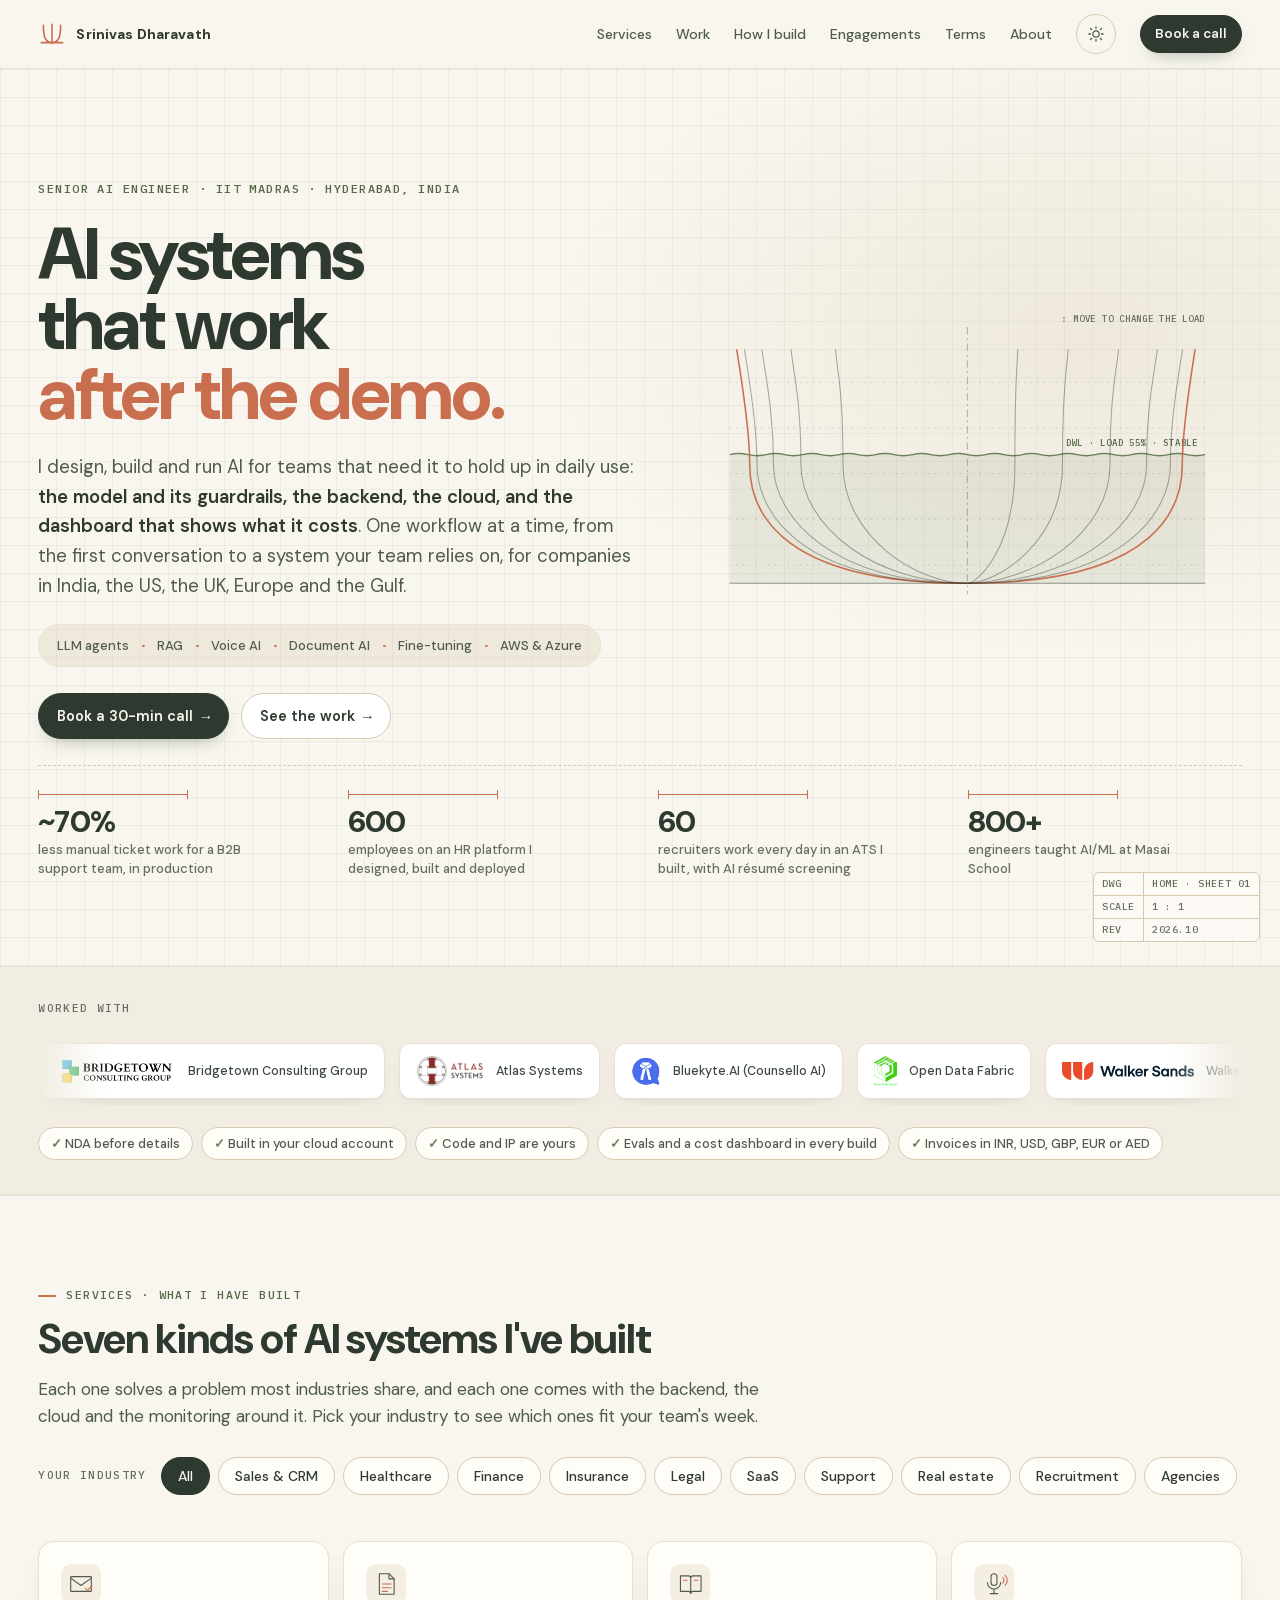
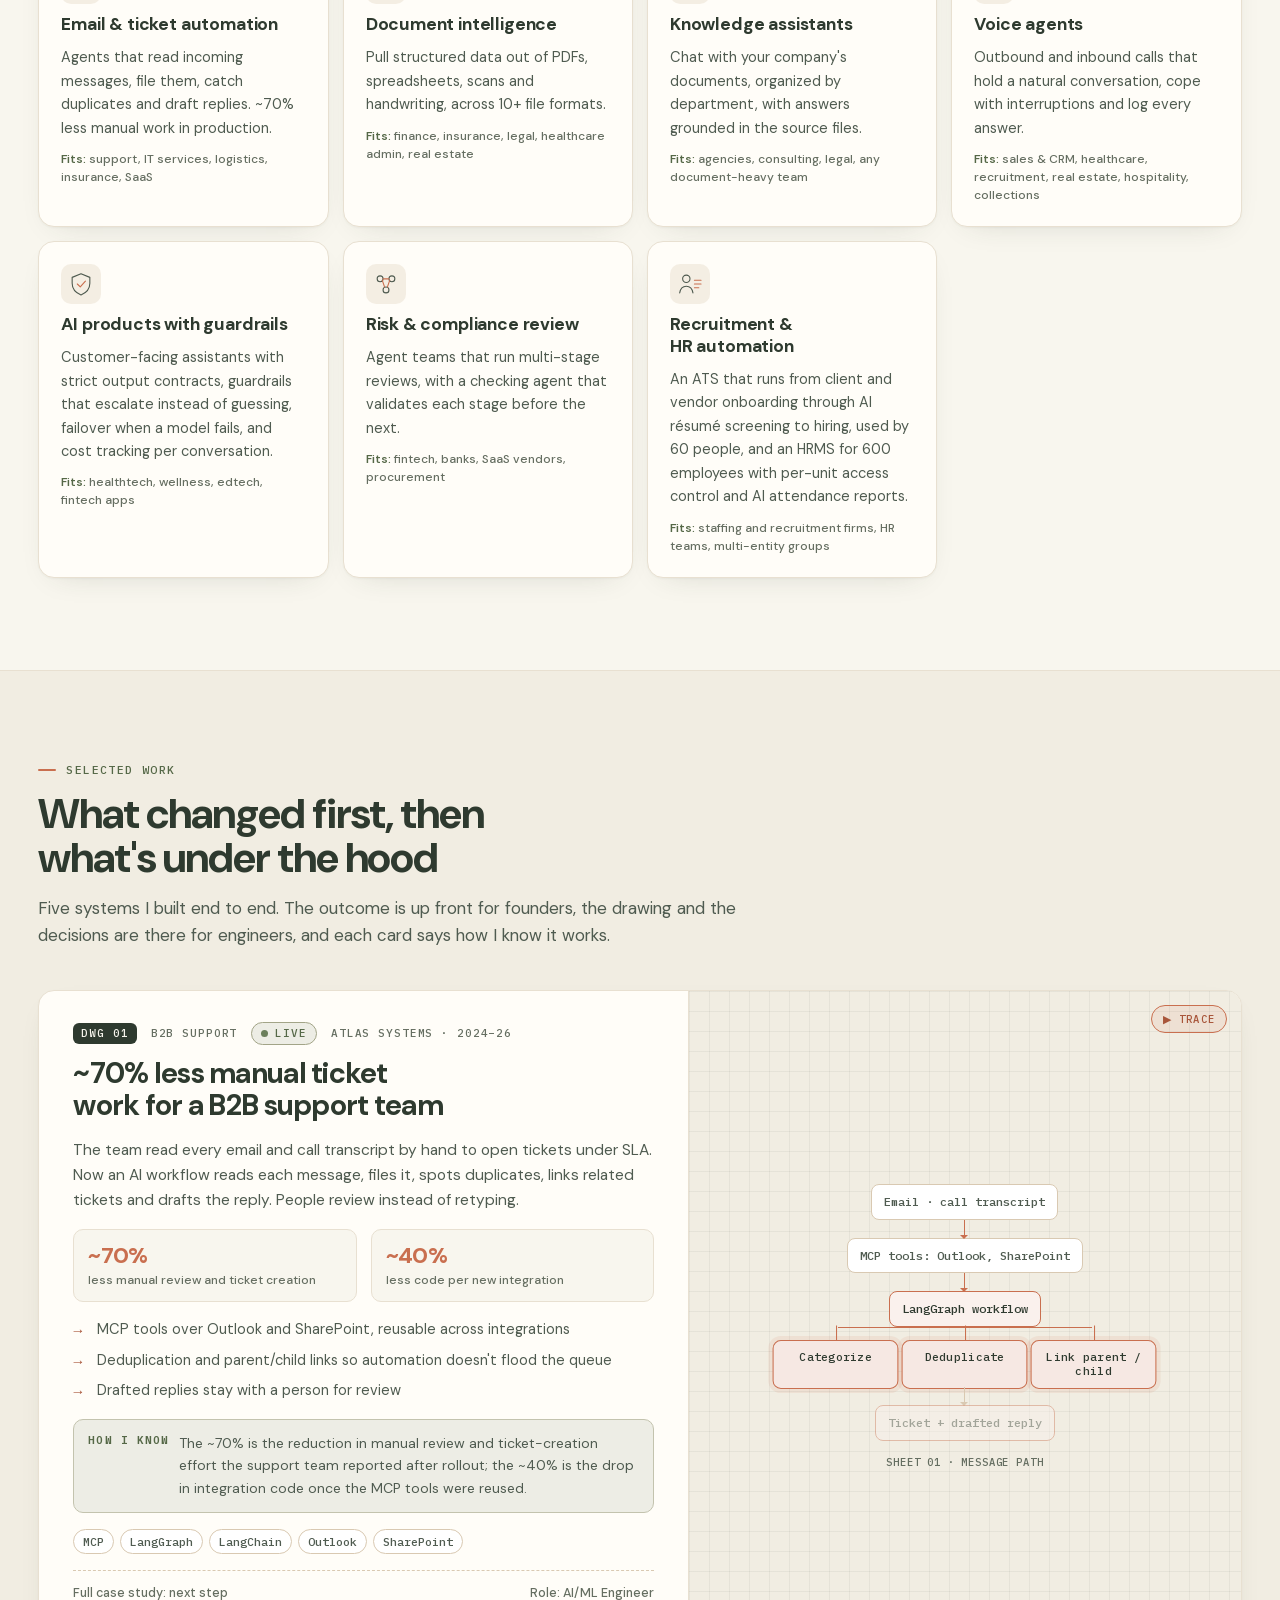
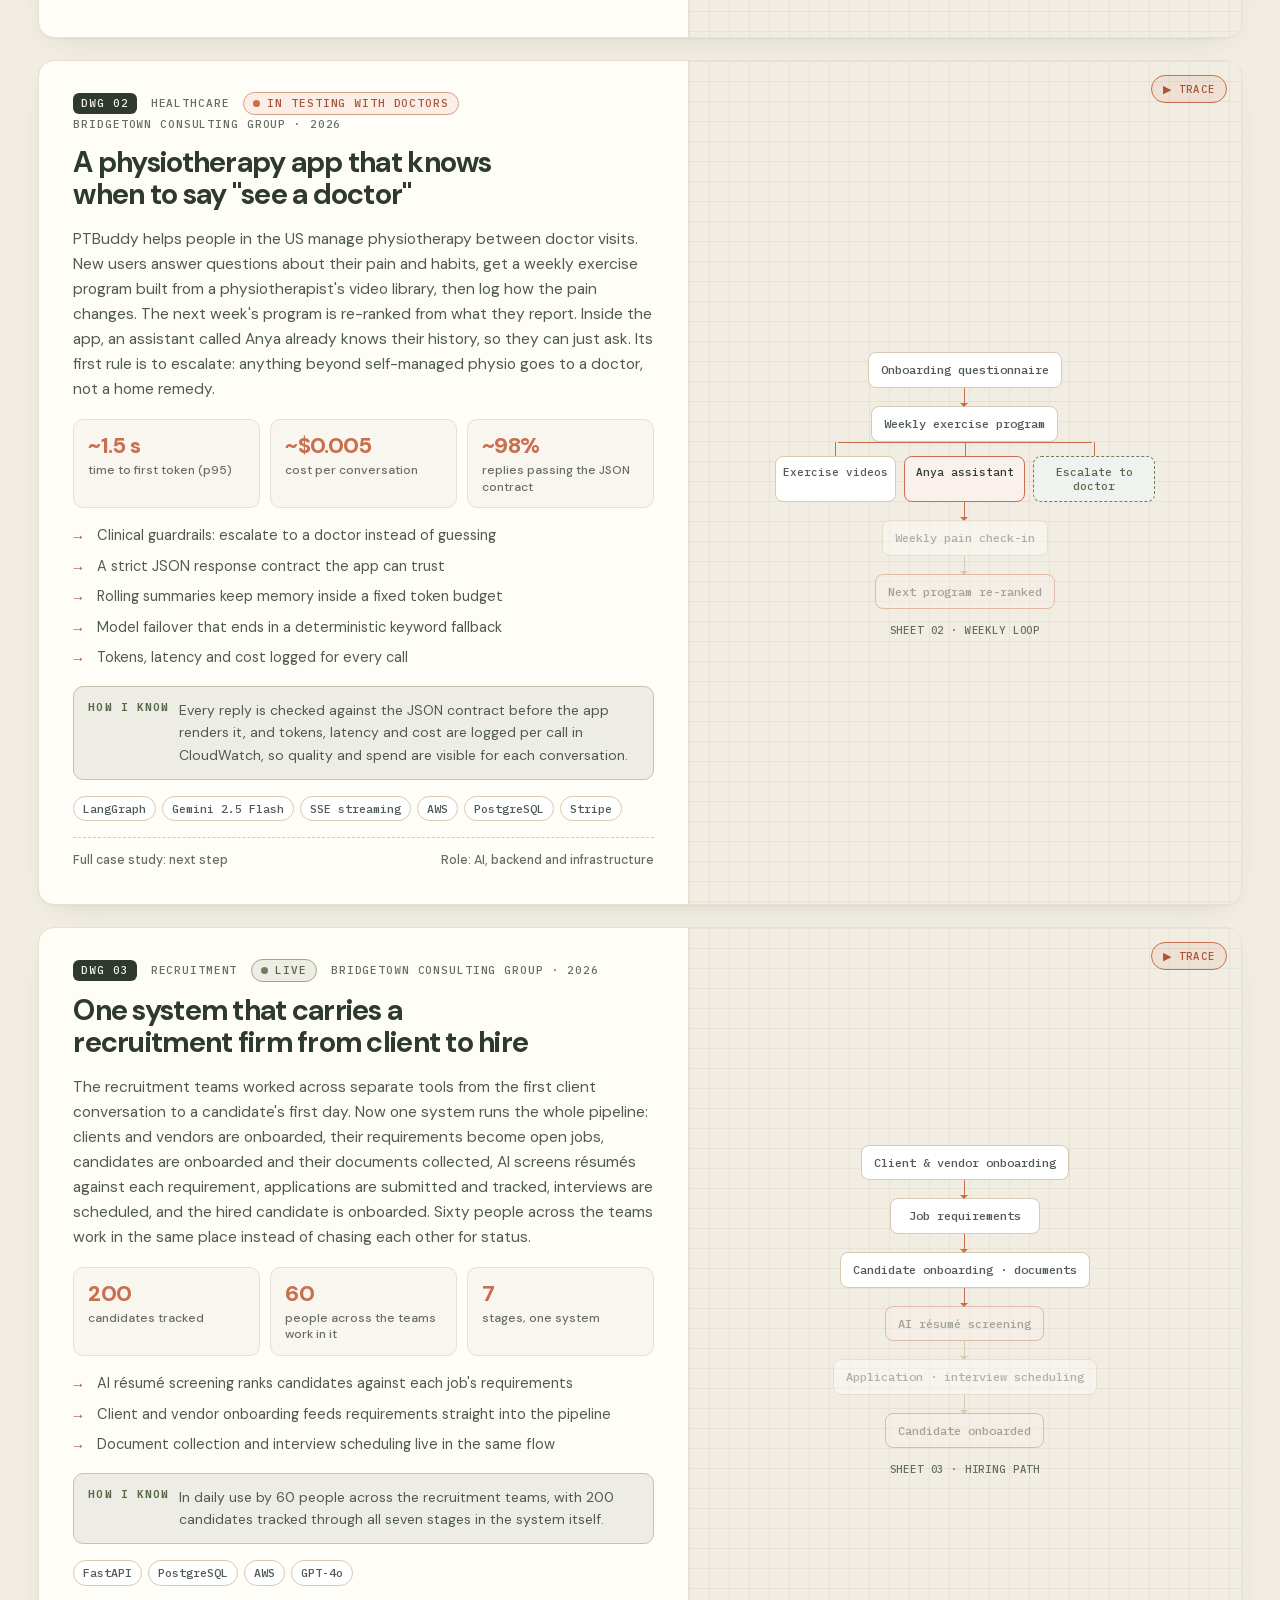
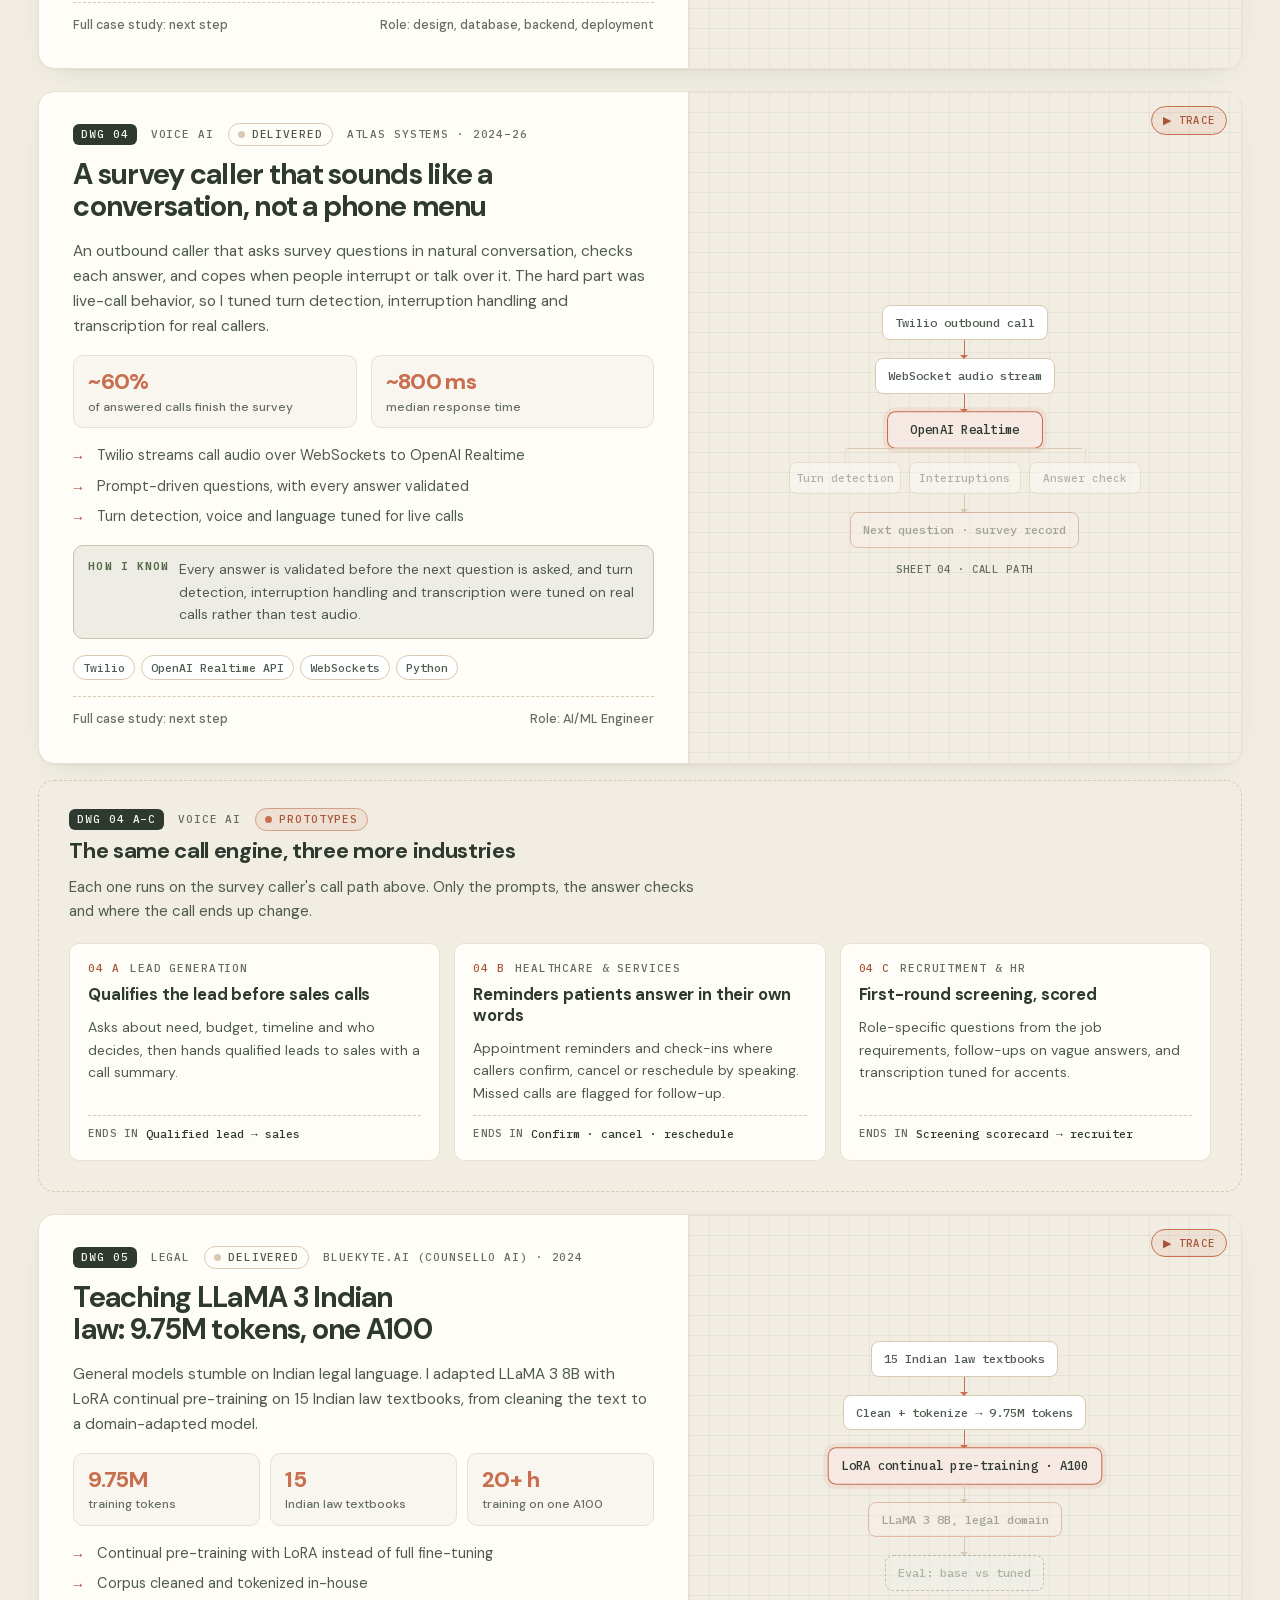
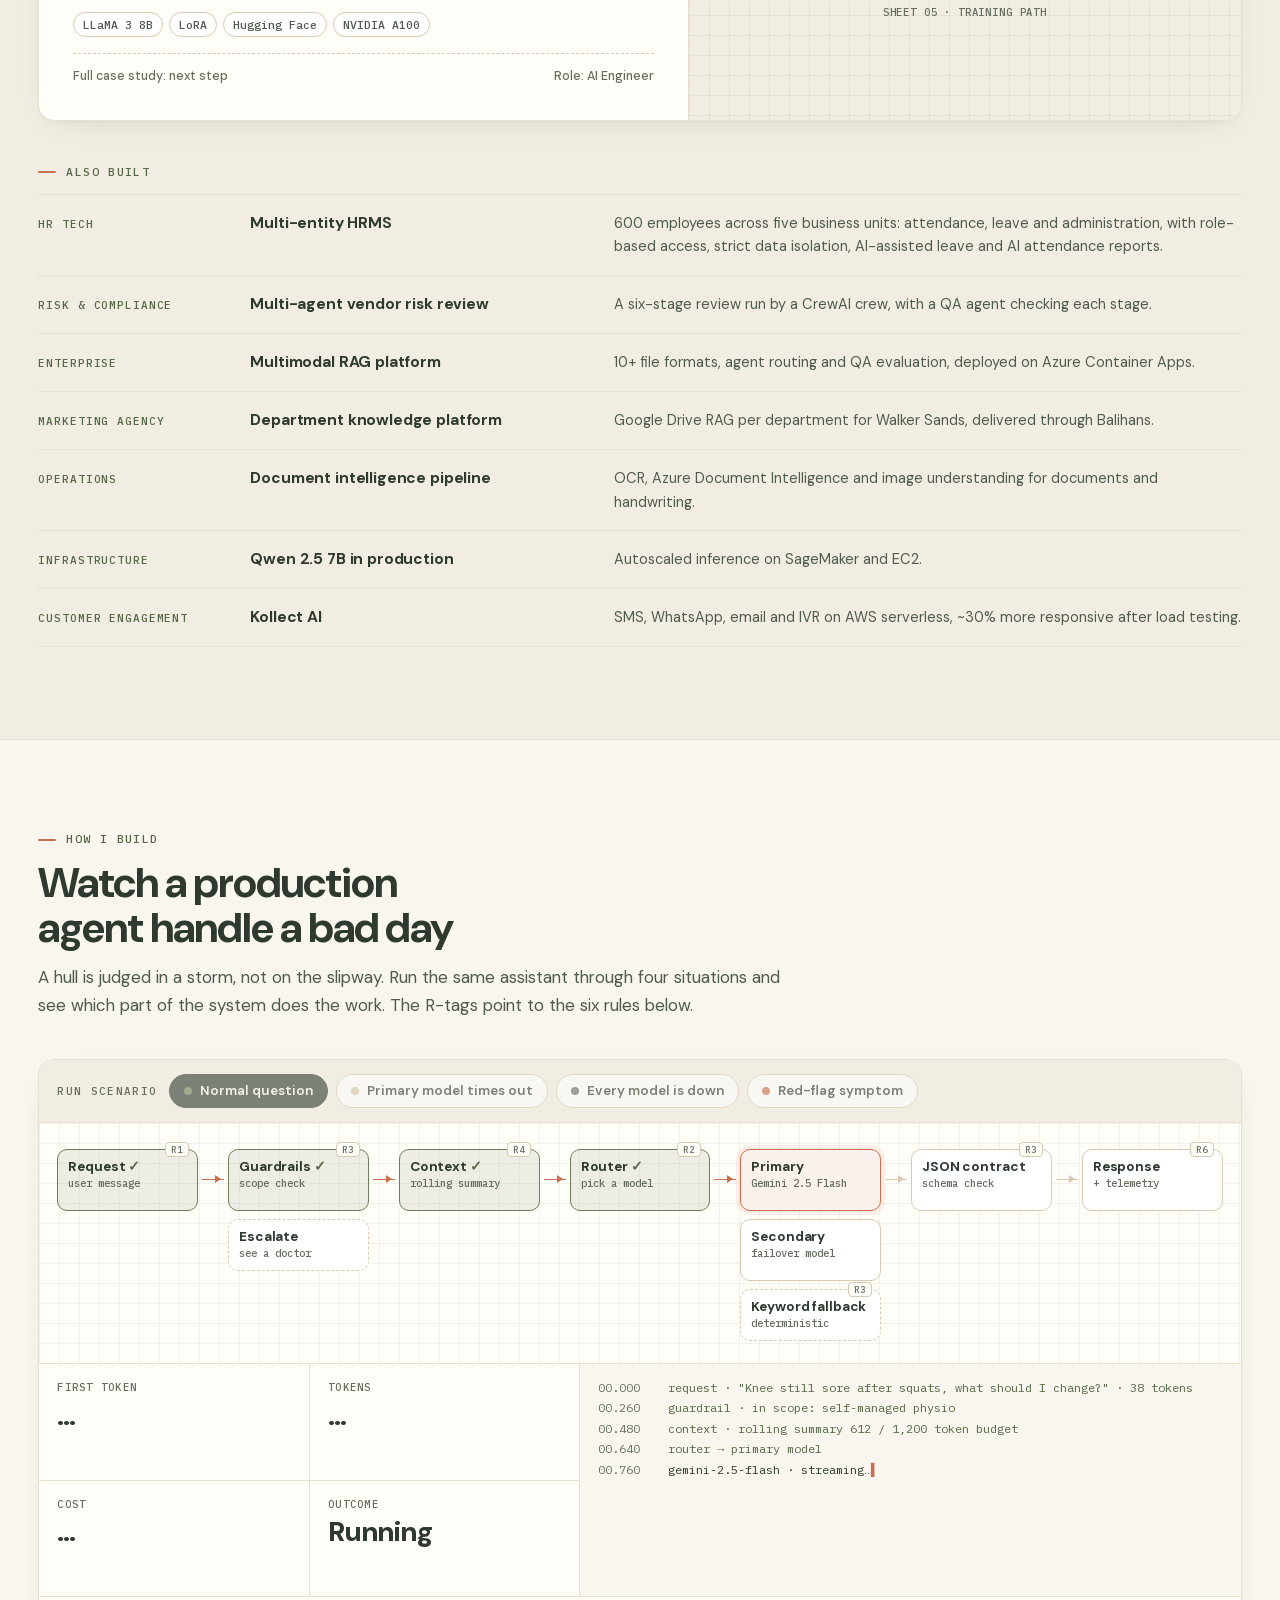
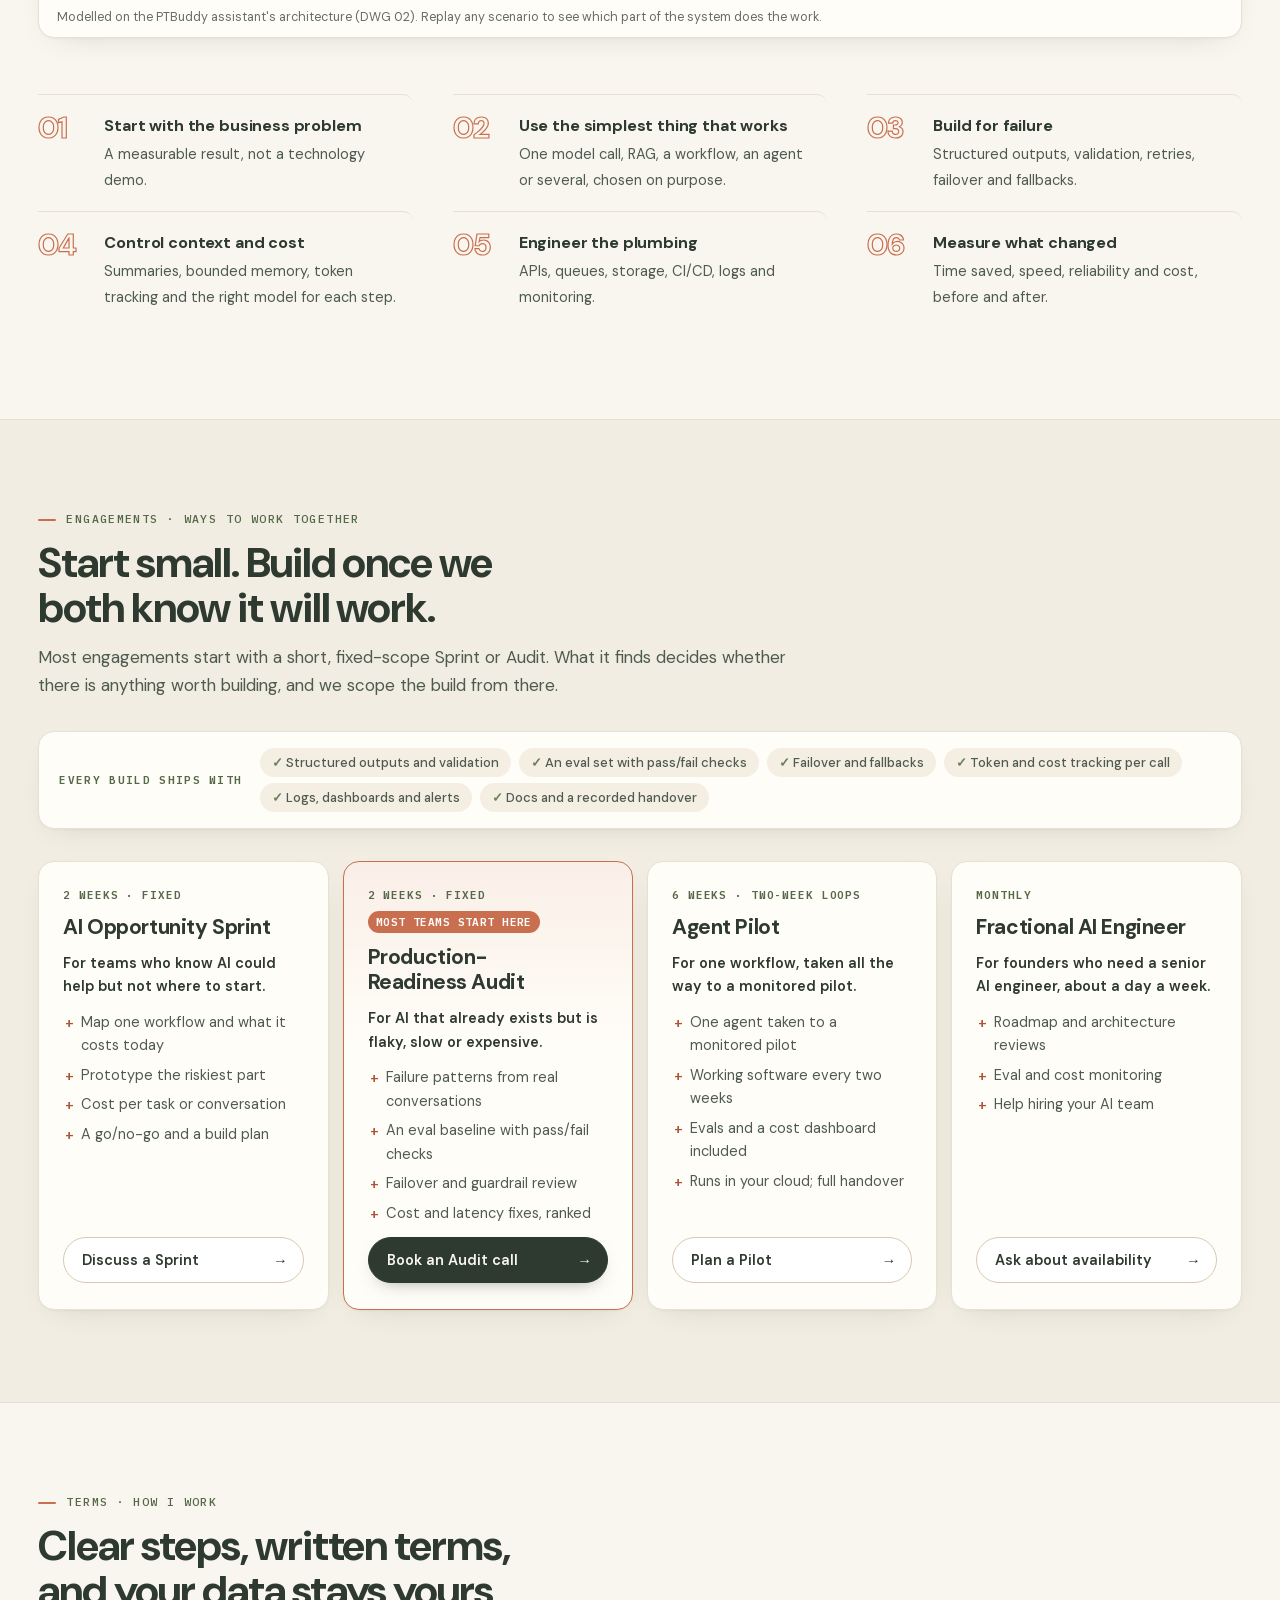
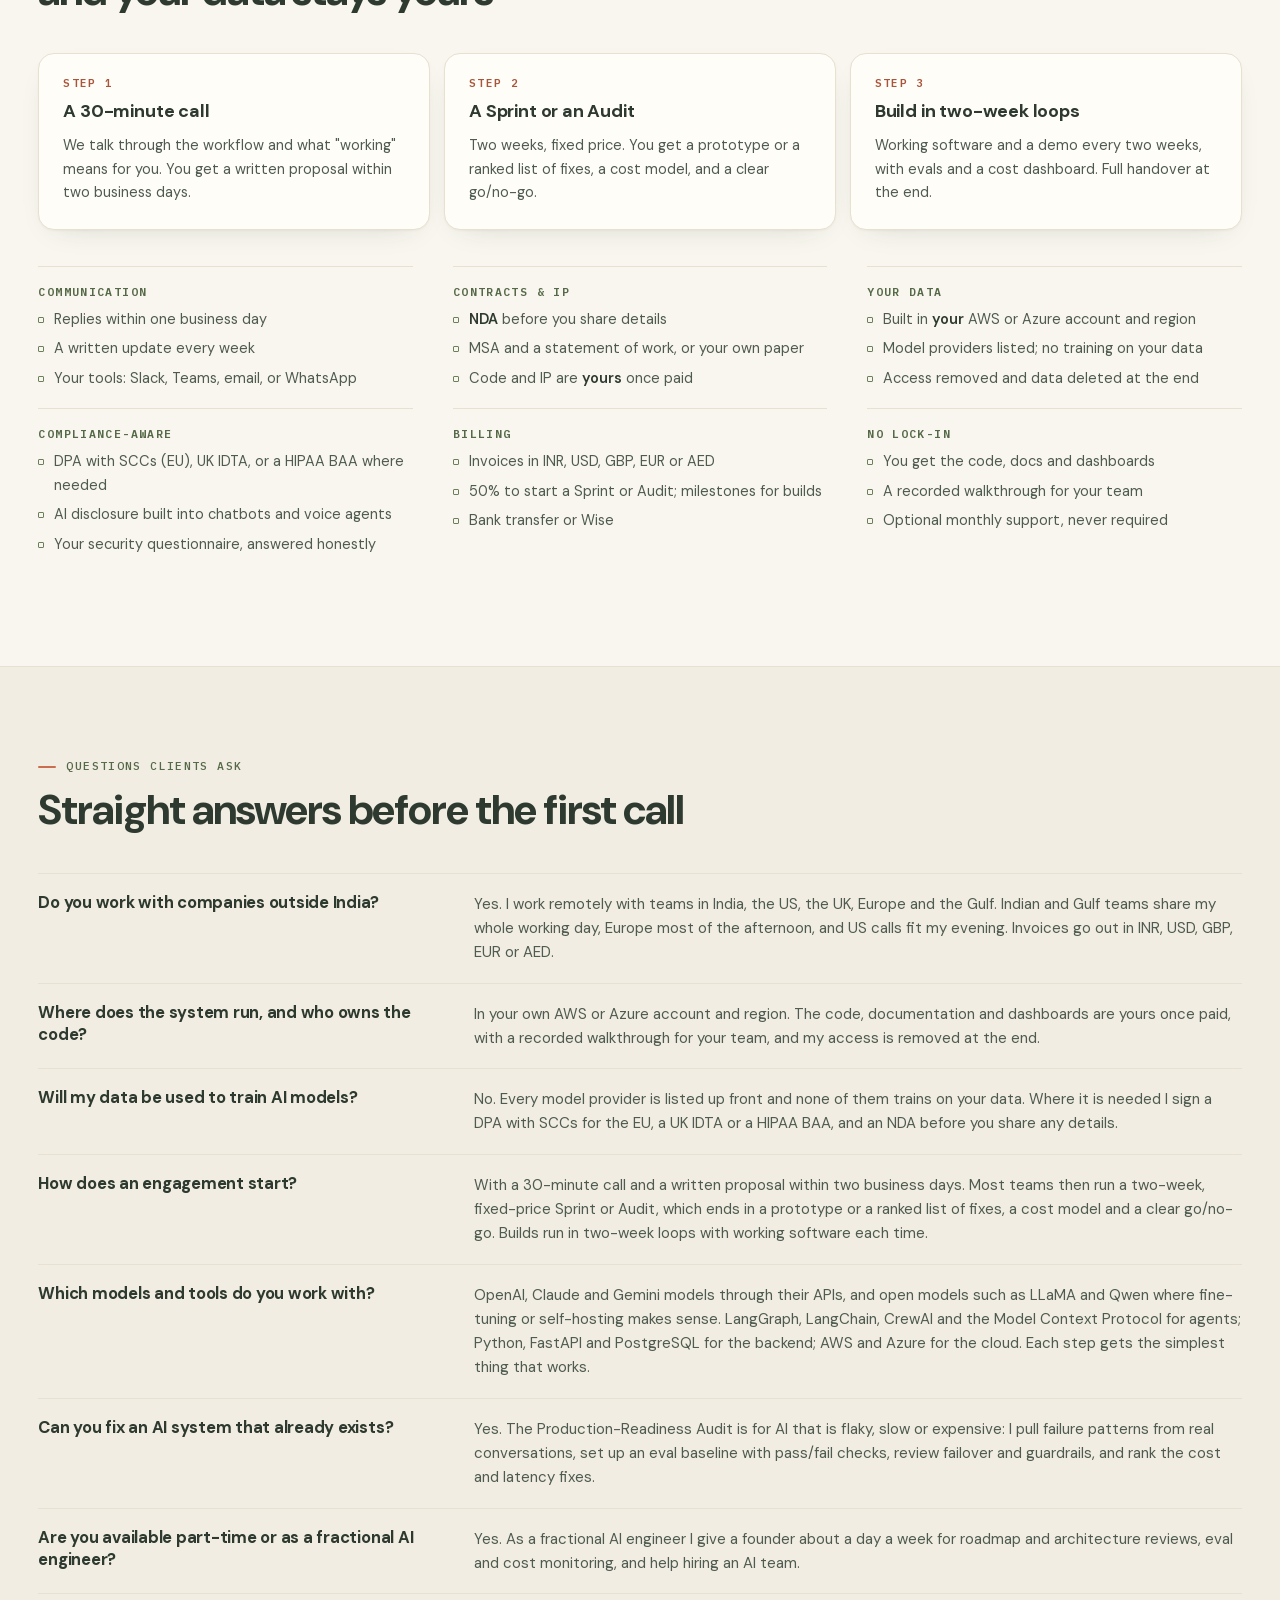
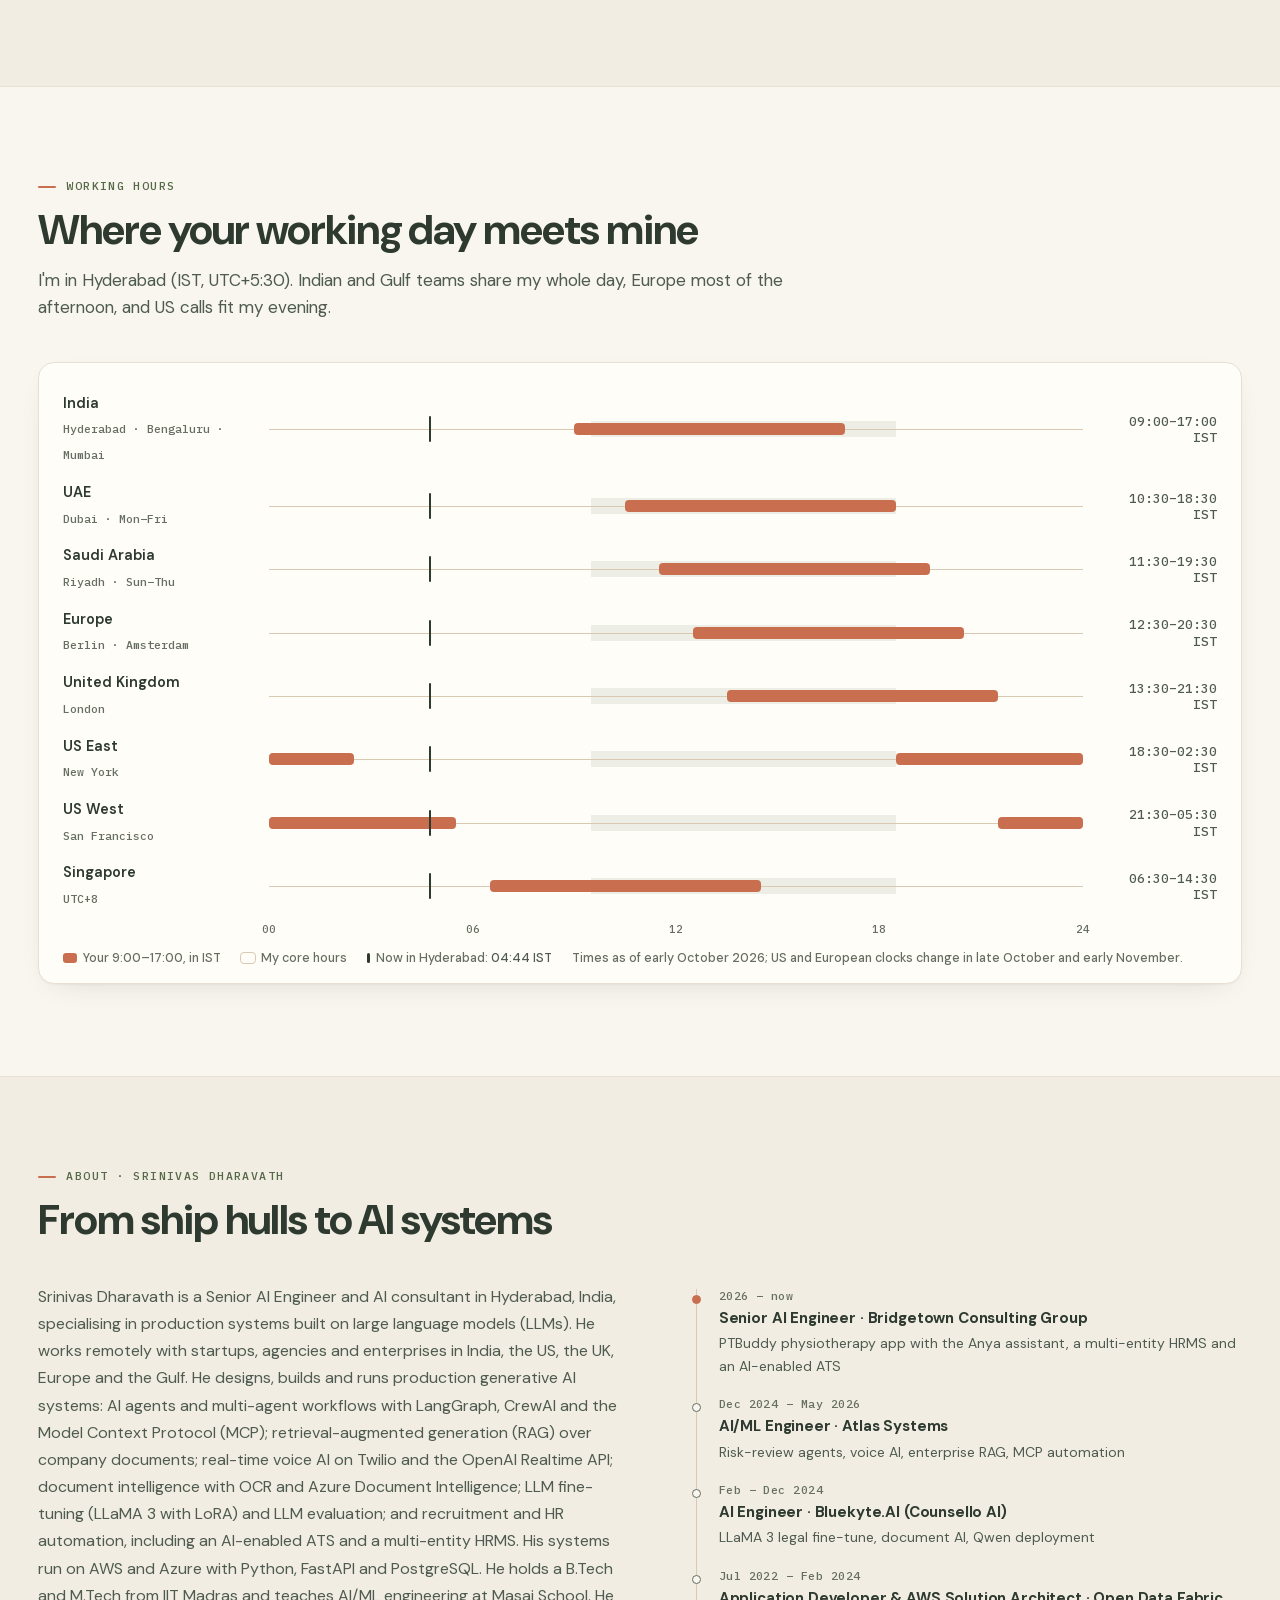
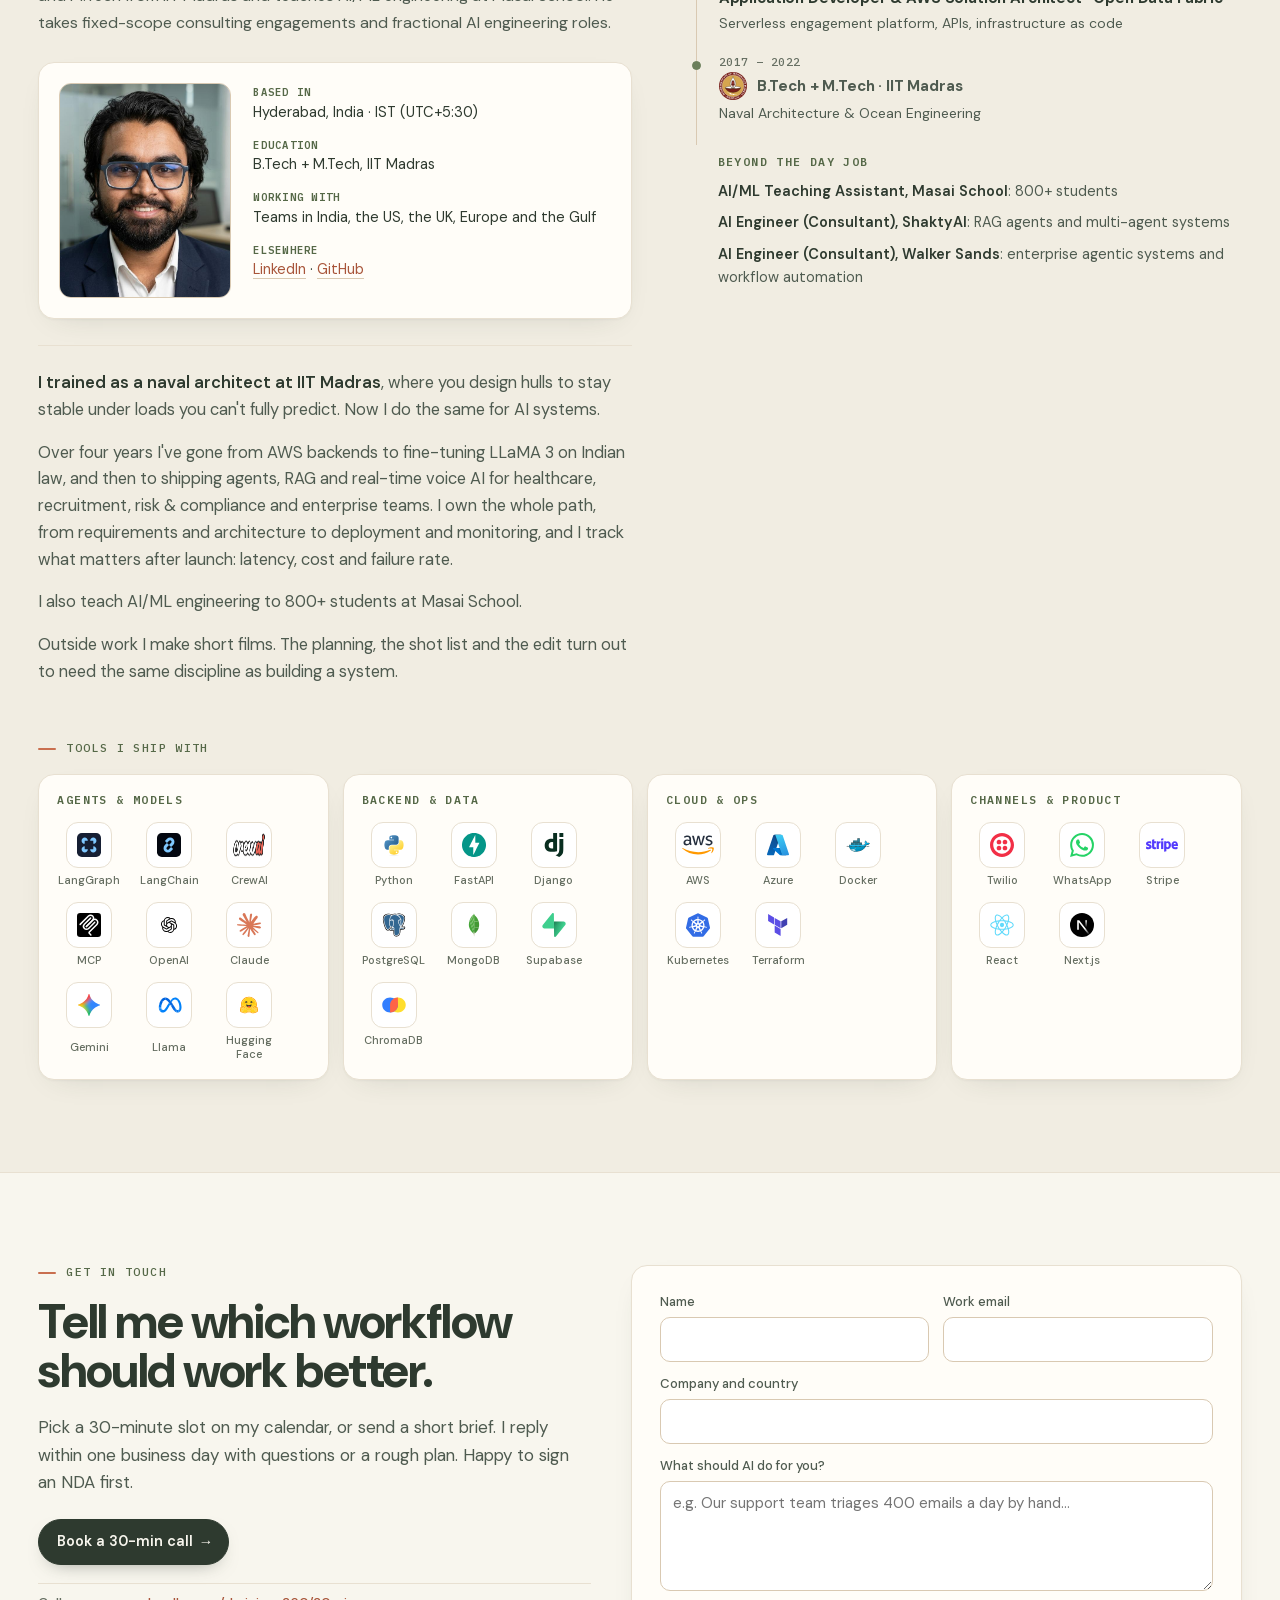
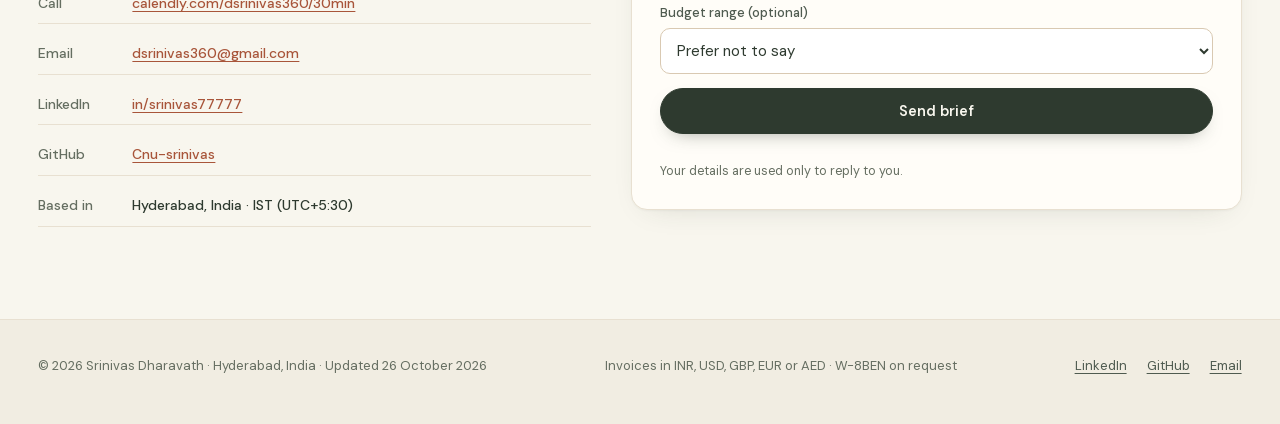
<file: web/index.html>
<!doctype html>
<html lang="en">
<head>
  <meta charset="utf-8">
  <meta name="viewport" content="width=device-width, initial-scale=1">
  <title>Srinivas Dharavath · Senior AI Engineer · Agents, RAG, Voice AI</title>
  <meta name="description" content="Senior AI engineer (IIT Madras) in Hyderabad, India. I design, build and run production LLM systems: AI agents, RAG, voice AI and document automation, worldwide.">
  <meta name="robots" content="index, follow, max-image-preview:large, max-snippet:-1">
  <link rel="canonical" href="https://www.srinivasdharavath.com/">
  <!-- Link previews on LinkedIn, Slack, WhatsApp and X. The domain is set by tools/site_meta.py; og:image must be an absolute URL. -->
  <meta property="og:type" content="profile">
  <meta property="og:locale" content="en_US">
  <meta property="og:site_name" content="Srinivas Dharavath">
  <meta property="og:title" content="Srinivas Dharavath · AI systems that work after the demo">
  <meta property="og:description" content="Senior AI engineer who designs, builds and runs AI end to end: ~70% less manual ticket work for a support team, an HR platform for 600 employees, an ATS 60 recruiters use daily.">
  <meta property="og:url" content="https://www.srinivasdharavath.com/">
  <meta property="og:image" content="https://www.srinivasdharavath.com/images/og.png">
  <meta property="og:image:width" content="1200">
  <meta property="og:image:height" content="630">
  <meta property="og:image:alt" content="Srinivas Dharavath, Senior AI Engineer: AI systems that work after the demo">
  <meta name="twitter:card" content="summary_large_image">
  <meta name="twitter:title" content="Srinivas Dharavath · AI systems that work after the demo">
  <meta name="twitter:description" content="Agents, RAG, voice AI and document automation, built end to end and measured after launch.">
  <meta name="twitter:image" content="https://www.srinivasdharavath.com/images/og.png">
  <meta name="theme-color" content="#F8F6EE">
  <script>
    /* the page is light (paper) by default; a visitor who chose the dark variant keeps it, applied before first paint */
    try { if (localStorage.getItem('theme') === 'dark') document.documentElement.setAttribute('data-theme', 'dark'); } catch (e) {}
  </script>
  <!-- fonts are self-hosted (web/fonts): no third-party request, no visitor IP sent to Google -->
  <link rel="preload" href="fonts/dm-sans-normal-400-800.woff2" as="font" type="font/woff2" crossorigin>
  <link rel="icon" href="images/favicon.svg" type="image/svg+xml">
  <link rel="icon" href="favicon.ico" sizes="32x32">
  <link rel="apple-touch-icon" href="images/apple-touch-icon.png">
  <link rel="stylesheet" href="css/styles.css?v=17">
  <!-- Structured data for search and AI engines. Every fact here is also in the visible text. Run tools/site_meta.py to set the domain and the updated date. -->
  <script type="application/ld+json">
{
  "@context": "https://schema.org",
  "@graph": [
    {
      "@type": "WebSite",
      "@id": "https://www.srinivasdharavath.com/#site",
      "url": "https://www.srinivasdharavath.com/",
      "name": "Srinivas Dharavath",
      "inLanguage": "en",
      "author": {
        "@id": "https://www.srinivasdharavath.com/#me"
      }
    },
    {
      "@type": "ProfilePage",
      "@id": "https://www.srinivasdharavath.com/#page",
      "url": "https://www.srinivasdharavath.com/",
      "isPartOf": {
        "@id": "https://www.srinivasdharavath.com/#site"
      },
      "dateCreated": "2026-09-22",
      "dateModified": "2026-10-26",
      "mainEntity": {
        "@id": "https://www.srinivasdharavath.com/#me"
      }
    },
    {
      "@type": "Person",
      "@id": "https://www.srinivasdharavath.com/#me",
      "name": "Srinivas Dharavath",
      "url": "https://www.srinivasdharavath.com/",
      "jobTitle": "Senior AI Engineer",
      "description": "Srinivas Dharavath is a Senior AI Engineer and AI consultant in Hyderabad, India, specialising in production systems built on large language models (LLMs). He works remotely with startups, agencies and enterprises in India, the US, the UK, Europe and the Gulf.",
      "email": "mailto:dsrinivas360@gmail.com",
      "image": "https://www.srinivasdharavath.com/images/profile.jpg",
      "address": {
        "@type": "PostalAddress",
        "addressLocality": "Hyderabad",
        "addressCountry": "IN"
      },
      "worksFor": {
        "@type": "Organization",
        "name": "Bridgetown Consulting Group"
      },
      "alumniOf": {
        "@type": "CollegeOrUniversity",
        "name": "Indian Institute of Technology Madras"
      },
      "knowsAbout": [
        "Generative AI",
        "Large language models (LLMs)",
        "AI agents",
        "Retrieval-augmented generation (RAG)",
        "Voice AI",
        "Document intelligence",
        "LLM fine-tuning",
        "LLM evaluation",
        "Model Context Protocol (MCP)",
        "Recruitment and HR automation",
        "AWS",
        "Azure"
      ],
      "sameAs": [
        "https://www.linkedin.com/in/srinivas77777",
        "https://github.com/Cnu-srinivas"
      ],
      "makesOffer": [
        {
          "@type": "Offer",
          "name": "AI Opportunity Sprint",
          "description": "Two weeks, fixed scope: map one workflow and what it costs today, prototype the riskiest part, a cost per task, and a go/no-go with a build plan."
        },
        {
          "@type": "Offer",
          "name": "Production-Readiness Audit",
          "description": "Two weeks, fixed scope, for AI that already exists: failure patterns from real conversations, an eval baseline, failover and guardrail review, ranked cost and latency fixes."
        },
        {
          "@type": "Offer",
          "name": "Agent Pilot",
          "description": "Six weeks in two-week loops: one agent taken to a monitored pilot in your cloud, with evals, a cost dashboard and full handover."
        },
        {
          "@type": "Offer",
          "name": "Fractional AI Engineer",
          "description": "Monthly, about a day a week: roadmap and architecture reviews, eval and cost monitoring, help hiring your AI team."
        }
      ],
      "potentialAction": {
        "@type": "ScheduleAction",
        "name": "Book a 30-minute call",
        "target": "https://calendly.com/dsrinivas360/30min"
      }
    },
    {
      "@type": "FAQPage",
      "@id": "https://www.srinivasdharavath.com/#faq",
      "mainEntity": [
        {
          "@type": "Question",
          "name": "Do you work with companies outside India?",
          "acceptedAnswer": {
            "@type": "Answer",
            "text": "Yes. I work remotely with teams in India, the US, the UK, Europe and the Gulf. Indian and Gulf teams share my whole working day, Europe most of the afternoon, and US calls fit my evening. Invoices go out in INR, USD, GBP, EUR or AED."
          }
        },
        {
          "@type": "Question",
          "name": "Where does the system run, and who owns the code?",
          "acceptedAnswer": {
            "@type": "Answer",
            "text": "In your own AWS or Azure account and region. The code, documentation and dashboards are yours once paid, with a recorded walkthrough for your team, and my access is removed at the end."
          }
        },
        {
          "@type": "Question",
          "name": "Will my data be used to train AI models?",
          "acceptedAnswer": {
            "@type": "Answer",
            "text": "No. Every model provider is listed up front and none of them trains on your data. Where it is needed I sign a DPA with SCCs for the EU, a UK IDTA or a HIPAA BAA, and an NDA before you share any details."
          }
        },
        {
          "@type": "Question",
          "name": "How does an engagement start?",
          "acceptedAnswer": {
            "@type": "Answer",
            "text": "With a 30-minute call and a written proposal within two business days. Most teams then run a two-week, fixed-price Sprint or Audit, which ends in a prototype or a ranked list of fixes, a cost model and a clear go/no-go. Builds run in two-week loops with working software each time."
          }
        },
        {
          "@type": "Question",
          "name": "Which models and tools do you work with?",
          "acceptedAnswer": {
            "@type": "Answer",
            "text": "OpenAI, Claude and Gemini models through their APIs, and open models such as LLaMA and Qwen where fine-tuning or self-hosting makes sense. LangGraph, LangChain, CrewAI and the Model Context Protocol for agents; Python, FastAPI and PostgreSQL for the backend; AWS and Azure for the cloud. Each step gets the simplest thing that works."
          }
        },
        {
          "@type": "Question",
          "name": "Can you fix an AI system that already exists?",
          "acceptedAnswer": {
            "@type": "Answer",
            "text": "Yes. The Production-Readiness Audit is for AI that is flaky, slow or expensive: I pull failure patterns from real conversations, set up an eval baseline with pass/fail checks, review failover and guardrails, and rank the cost and latency fixes."
          }
        },
        {
          "@type": "Question",
          "name": "Are you available part-time or as a fractional AI engineer?",
          "acceptedAnswer": {
            "@type": "Answer",
            "text": "Yes. As a fractional AI engineer I give a founder about a day a week for roadmap and architecture reviews, eval and cost monitoring, and help hiring an AI team."
          }
        }
      ]
    }
  ]
}
  </script>
</head>
<body>
<a class="skip" href="#main">Skip to content</a>

<!-- ================= HEADER ================= -->
<header class="site-header">
  <div class="wrap">
    <a class="brand" href="#top" aria-label="Srinivas Dharavath, home">
      <svg class="brand-mark" viewBox="0 0 26 26" aria-hidden="true"><path pathLength="1" d="M3 21 H23 M13 4 V22 M13 21 C19 21 21 16 21 5 M13 21 C7 21 5 16 5 5"/></svg>
      Srinivas Dharavath
    </a>
    <nav class="nav" aria-label="Main">
      <a href="#services">Services</a>
      <a href="#work">Work</a>
      <a href="#principles">How I build</a>
      <a href="#engagements">Engagements</a>
      <a href="#terms">Terms</a>
      <a href="#about">About</a>
      <button class="theme-toggle" type="button" data-theme-toggle aria-label="Switch theme">
        <svg viewBox="0 0 24 24" fill="none" stroke="currentColor" stroke-width="1.7" stroke-linecap="round" aria-hidden="true"><circle cx="12" cy="12" r="4.2"/><path d="M12 2.5v2.2M12 19.3v2.2M4.6 4.6l1.6 1.6M17.8 17.8l1.6 1.6M2.5 12h2.2M19.3 12h2.2M4.6 19.4l1.6-1.6M17.8 6.2l1.6-1.6"/></svg>
      </button>
      <a class="btn btn-primary btn-small" href="https://calendly.com/dsrinivas360/30min?utm_source=portfolio" target="_blank" rel="noopener noreferrer">Book a call</a>
    </nav>
    <details class="menu">
      <summary>Menu</summary>
      <nav aria-label="Main, mobile">
        <a href="#services">Services</a>
        <a href="#work">Work</a>
        <a href="#principles">How I build</a>
        <a href="#engagements">Engagements</a>
        <a href="#terms">Terms</a>
        <a href="#about">About</a>
        <a href="https://calendly.com/dsrinivas360/30min?utm_source=portfolio" target="_blank" rel="noopener noreferrer">Book a call</a>
        <button class="btn btn-small" type="button" data-theme-toggle>Switch theme</button>
      </nav>
    </details>
  </div>
  <div class="progress" aria-hidden="true"></div>
</header>

<main id="main">

<!-- ================= HERO ================= -->
<section class="hero" id="top" aria-labelledby="hero-title">
  <div class="wrap">
    <svg class="bodyplan" viewBox="0 0 600 330" aria-hidden="true">
        <path class="wl" d="M40 80 H560"/>
        <path class="wl" d="M40 130 H560"/>
        <path class="wl" d="M40 180 H560"/>
        <path class="wl" d="M40 230 H560"/>
        <path class="wl" d="M40 280 H560"/>
        <path class="cl" d="M300 20 V312"/>
        <path class="base" d="M40 300 H560"/>
        <defs><clipPath id="bp-clip"><rect x="40" y="0" width="520" height="300"/></clipPath></defs>
        <g clip-path="url(#bp-clip)">
          <g class="water-level">
            <g class="water-bob">
              <rect class="water-body" x="40" y="0" width="520" height="300"/>
              <path class="wave" d="M40 0q10 -2.5 20 0t20 0t20 0t20 0t20 0t20 0t20 0t20 0t20 0t20 0t20 0t20 0t20 0t20 0t20 0t20 0t20 0t20 0t20 0t20 0t20 0t20 0t20 0t20 0t20 0t20 0t20 0t20 0t20 0t20 0"/>
            </g>
            <text class="dwl-label" x="552" y="-9" text-anchor="end">DWL · LOAD 55% · STABLE</text>
          </g>
        </g>
        <text class="bp-hint" x="560" y="14" text-anchor="end">↕ MOVE TO CHANGE THE LOAD</text>
        <path class="main" pathLength="1" style="--i:0" d="M300 300 C516.2 300, 535 210.0, 535 170 S544.4 74, 549.1 44"/>
        <path class="sta" pathLength="1" style="--i:1" d="M300 300 C473.6 300, 522 220.5, 522 170 S530.9 74, 535.3 44"/>
        <path class="sta" pathLength="1" style="--i:2" d="M300 300 C419.0 300, 496 233.8, 496 170 S503.8 74, 507.8 44"/>
        <path class="sta" pathLength="1" style="--i:3" d="M300 300 C368.9 300, 456 246.4, 456 170 S462.2 74, 465.4 44"/>
        <path class="sta" pathLength="1" style="--i:4" d="M300 300 C330.6 300, 404 257.6, 404 170 S408.2 74, 410.2 44"/>
        <path class="sta" pathLength="1" style="--i:5" d="M300 300 C308.6 300, 352 267.4, 352 170 S354.1 74, 355.1 44"/>
        <path class="main" pathLength="1" style="--i:6" d="M300 300 C81.0 300, 62 210.0, 62 170 S52.5 74, 47.7 44"/>
        <path class="sta" pathLength="1" style="--i:7" d="M300 300 C109.6 300, 70 217.0, 70 170 S60.8 74, 56.2 44"/>
        <path class="sta" pathLength="1" style="--i:8" d="M300 300 C151.8 300, 88 226.8, 88 170 S79.5 74, 75.3 44"/>
        <path class="sta" pathLength="1" style="--i:9" d="M300 300 C199.5 300, 118 238.0, 118 170 S110.7 74, 107.1 44"/>
        <path class="sta" pathLength="1" style="--i:10" d="M300 300 C244.9 300, 164 249.2, 164 170 S158.6 74, 155.8 44"/>
    </svg>
    <div class="hero-text">
      <p class="hero-kicker">Senior AI Engineer · IIT Madras · Hyderabad, India</p>
      <h1 id="hero-title">AI systems that work <span class="hl">after the demo.</span></h1>
      <p class="hero-sub">I design, build and run AI for teams that need it to hold up in daily use: <strong>the model and its guardrails, the backend, the cloud, and the dashboard that shows what it costs</strong>. One workflow at a time, from the first conversation to a system your team relies on, for companies in India, the US, the UK, Europe and the Gulf.</p>
      <ul class="hero-chips" aria-label="What I build"><li>LLM agents</li><li>RAG</li><li>Voice AI</li><li>Document AI</li><li>Fine-tuning</li><li>AWS &amp; Azure</li></ul>
      <div class="hero-ctas">
        <a class="btn btn-primary" href="https://calendly.com/dsrinivas360/30min?utm_source=portfolio" target="_blank" rel="noopener noreferrer">Book a 30-min call</a>
        <a class="btn" href="#work">See the work</a>
      </div>
    </div>
    <div class="proof">
      <div><span class="n" data-count="70" data-pre="~" data-suf="%">~70%</span><span class="l">less manual ticket work for a B2B support team, in production</span></div>
      <div><span class="n" data-count="600">600</span><span class="l">employees on an HR platform I designed, built and deployed</span></div>
      <div><span class="n" data-count="60">60</span><span class="l">recruiters work every day in an ATS I built, with AI résumé screening</span></div>
      <div><span class="n" data-count="800" data-suf="+">800+</span><span class="l">engineers taught AI/ML at Masai School</span></div>
    </div>
    <div class="titleblock" aria-hidden="true"><span>DWG</span><span>HOME · SHEET 01</span><span>SCALE</span><span>1 : 1</span><span>REV</span><span>2026.10</span></div>
  </div>
</section>

<!-- ================= WORKED WITH ================= -->
<section class="worked" aria-label="Companies I've worked with">
  <div class="wrap">
    <p class="worked-label">Worked with</p>
    <div class="marquee" aria-label="Companies and clients I have worked with">
      <ul class="marquee-track">
        <li><img src="logos/companies/bridgetown-consulting-group.png" alt="Bridgetown Consulting Group" loading="lazy" decoding="async" width="48" height="12"><span>Bridgetown Consulting Group</span></li>
        <li><img src="logos/companies/atlas-systems.png" alt="Atlas Systems" loading="lazy" decoding="async" width="48" height="21"><span>Atlas Systems</span></li>
        <li><img src="logos/companies/counsello-ai.jpg" alt="Bluekyte.AI (Counsello AI)" loading="lazy" decoding="async" width="48" height="48"><span>Bluekyte.AI (Counsello AI)</span></li>
        <li><img src="logos/companies/open-data-fabric.png" alt="Open Data Fabric" loading="lazy" decoding="async" width="36" height="48"><span>Open Data Fabric</span></li>
        <li><img src="logos/companies/walker-sands.svg" alt="Walker Sands" loading="lazy" decoding="async" width="48" height="7"><span>Walker Sands</span></li>
        <li><img src="logos/companies/balihans-navy.jpg" alt="Balihans" loading="lazy" decoding="async" width="48" height="48"><span>Balihans</span></li>
        <li><img src="logos/companies/shakty-ai.png" alt="ShaktyAI" loading="lazy" decoding="async" width="48" height="48"><span>ShaktyAI</span></li>
        <li><img src="logos/companies/masai-school.png" alt="Masai School" loading="lazy" decoding="async" width="48" height="17"><span>Masai School</span></li>
        <li><img src="logos/companies/statinfer.png" alt="Statinfer" loading="lazy" decoding="async" width="48" height="11"><span>Statinfer</span></li>
        <li><img src="logos/companies/medtoureasy.jpg" alt="MedTourEasy" loading="lazy" decoding="async" width="48" height="48"><span>MedTourEasy</span></li>
        <li><img src="logos/companies/villageagro.jpg" alt="Villageagro" loading="lazy" decoding="async" width="48" height="48"><span>Villageagro</span></li>
        <li><img src="logos/companies/mazagon-dock-shipbuilders.svg" alt="Mazagon Dock Shipbuilders" loading="lazy" decoding="async" width="47" height="48"><span>Mazagon Dock Shipbuilders</span></li>
        <li aria-hidden="true"><img src="logos/companies/bridgetown-consulting-group.png" alt="Bridgetown Consulting Group" loading="lazy" decoding="async" width="48" height="12"><span>Bridgetown Consulting Group</span></li>
        <li aria-hidden="true"><img src="logos/companies/atlas-systems.png" alt="Atlas Systems" loading="lazy" decoding="async" width="48" height="21"><span>Atlas Systems</span></li>
        <li aria-hidden="true"><img src="logos/companies/counsello-ai.jpg" alt="Bluekyte.AI (Counsello AI)" loading="lazy" decoding="async" width="48" height="48"><span>Bluekyte.AI (Counsello AI)</span></li>
        <li aria-hidden="true"><img src="logos/companies/open-data-fabric.png" alt="Open Data Fabric" loading="lazy" decoding="async" width="36" height="48"><span>Open Data Fabric</span></li>
        <li aria-hidden="true"><img src="logos/companies/walker-sands.svg" alt="Walker Sands" loading="lazy" decoding="async" width="48" height="7"><span>Walker Sands</span></li>
        <li aria-hidden="true"><img src="logos/companies/balihans-navy.jpg" alt="Balihans" loading="lazy" decoding="async" width="48" height="48"><span>Balihans</span></li>
        <li aria-hidden="true"><img src="logos/companies/shakty-ai.png" alt="ShaktyAI" loading="lazy" decoding="async" width="48" height="48"><span>ShaktyAI</span></li>
        <li aria-hidden="true"><img src="logos/companies/masai-school.png" alt="Masai School" loading="lazy" decoding="async" width="48" height="17"><span>Masai School</span></li>
        <li aria-hidden="true"><img src="logos/companies/statinfer.png" alt="Statinfer" loading="lazy" decoding="async" width="48" height="11"><span>Statinfer</span></li>
        <li aria-hidden="true"><img src="logos/companies/medtoureasy.jpg" alt="MedTourEasy" loading="lazy" decoding="async" width="48" height="48"><span>MedTourEasy</span></li>
        <li aria-hidden="true"><img src="logos/companies/villageagro.jpg" alt="Villageagro" loading="lazy" decoding="async" width="48" height="48"><span>Villageagro</span></li>
        <li aria-hidden="true"><img src="logos/companies/mazagon-dock-shipbuilders.svg" alt="Mazagon Dock Shipbuilders" loading="lazy" decoding="async" width="47" height="48"><span>Mazagon Dock Shipbuilders</span></li>
      </ul>
    </div>
    <ul class="trustline" aria-label="How I work with clients">
      <li>NDA before details</li>
      <li>Built in your cloud account</li>
      <li>Code and IP are yours</li>
      <li>Evals and a cost dashboard in every build</li>
      <li>Invoices in INR, USD, GBP, EUR or AED</li>
    </ul>
  </div>
</section>

<!-- ================= WHAT I BUILD ================= -->
<section class="section" id="services" aria-labelledby="cap-title">
  <div class="wrap">
    <div class="section-head">
      <p class="eyebrow">Services · What I have built</p>
      <h2 id="cap-title">Seven kinds of AI systems I've built</h2>
      <p>Each one solves a problem most industries share, and each one comes with the backend, the cloud and the monitoring around it. Pick your industry to see which ones fit your team's week.</p>
    </div>
    <div class="filter" role="group" aria-label="Filter the systems by industry">
      <span class="lab">Your industry</span>
      <button type="button" class="chip" aria-pressed="true" data-f="all">All</button>
      <button type="button" class="chip" aria-pressed="false" data-f="sales">Sales &amp; CRM</button>
      <button type="button" class="chip" aria-pressed="false" data-f="healthcare">Healthcare</button>
      <button type="button" class="chip" aria-pressed="false" data-f="finance">Finance</button>
      <button type="button" class="chip" aria-pressed="false" data-f="insurance">Insurance</button>
      <button type="button" class="chip" aria-pressed="false" data-f="legal">Legal</button>
      <button type="button" class="chip" aria-pressed="false" data-f="saas">SaaS</button>
      <button type="button" class="chip" aria-pressed="false" data-f="support">Support</button>
      <button type="button" class="chip" aria-pressed="false" data-f="real-estate">Real estate</button>
      <button type="button" class="chip" aria-pressed="false" data-f="recruitment">Recruitment</button>
      <button type="button" class="chip" aria-pressed="false" data-f="agencies">Agencies</button>
    </div>
    <p class="fcount" aria-live="polite"></p>
    <div class="usecases">
      <article class="usecase" data-fits="support it-services logistics insurance saas"><svg class="ico" viewBox="0 0 38 38" aria-hidden="true"><rect x="5" y="9" width="28" height="20" rx="1"/><path d="M5 11l14 10 14-10"/><path class="ac" pathLength="1" d="M25 25l3 3 6-7"/></svg><h3>Email & ticket automation</h3><p class="proofline">Agents that read incoming messages, file them, catch duplicates and draft replies. ~70% less manual work in production.</p><p class="fits"><b>Fits:</b> support, IT services, logistics, insurance, SaaS</p></article>
      <article class="usecase" data-fits="finance insurance legal healthcare real-estate"><svg class="ico" viewBox="0 0 38 38" aria-hidden="true"><path d="M10 5h13l7 7v21H10z"/><path d="M23 5v7h7"/><path class="ac" pathLength="1" d="M14 19h12M14 24h12M14 29h7"/></svg><h3>Document intelligence</h3><p class="proofline">Pull structured data out of PDFs, spreadsheets, scans and handwriting, across 10+ file formats.</p><p class="fits"><b>Fits:</b> finance, insurance, legal, healthcare admin, real estate</p></article>
      <article class="usecase" data-fits="agencies consulting legal"><svg class="ico" viewBox="0 0 38 38" aria-hidden="true"><path d="M6 8h11a3 3 0 013 3v21a3 3 0 00-3-3H6zM34 8H23a3 3 0 00-3 3v21a3 3 0 013-3h11z"/><path class="ac" pathLength="1" d="M10 14h5M25 14h5"/></svg><h3>Knowledge assistants</h3><p class="proofline">Chat with your company's documents, organized by department, with answers grounded in the source files.</p><p class="fits"><b>Fits:</b> agencies, consulting, legal, any document-heavy team</p></article>
      <article class="usecase" data-fits="sales healthcare recruitment research real-estate hospitality collections"><svg class="ico" viewBox="0 0 38 38" aria-hidden="true"><rect x="15" y="5" width="8" height="16" rx="4"/><path d="M10 17a9 9 0 0018 0M19 26v6M14 32h10"/><path class="ac" pathLength="1" d="M31 10c2 2 2 6 0 8M34 7c4 4 4 10 0 14"/></svg><h3>Voice agents</h3><p class="proofline">Outbound and inbound calls that hold a natural conversation, cope with interruptions and log every answer.</p><p class="fits"><b>Fits:</b> sales &amp; CRM, healthcare, recruitment, real estate, hospitality, collections</p></article>
      <article class="usecase" data-fits="healthcare wellness edtech finance"><svg class="ico" viewBox="0 0 38 38" aria-hidden="true"><path d="M19 5l12 5v8c0 8-5 13-12 16-7-3-12-8-12-16v-8z"/><path class="ac" pathLength="1" d="M14 19l4 4 7-8"/></svg><h3>AI products with guardrails</h3><p class="proofline">Customer-facing assistants with strict output contracts, guardrails that escalate instead of guessing, failover when a model fails, and cost tracking per conversation.</p><p class="fits"><b>Fits:</b> healthtech, wellness, edtech, fintech apps</p></article>
      <article class="usecase" data-fits="finance banks saas procurement"><svg class="ico" viewBox="0 0 38 38" aria-hidden="true"><circle cx="11" cy="12" r="4"/><circle cx="27" cy="12" r="4"/><circle cx="19" cy="27" r="4"/><path class="ac" pathLength="1" d="M14 14l3 9M24 14l-3 9M15 12h8"/></svg><h3>Risk & compliance review</h3><p class="proofline">Agent teams that run multi-stage reviews, with a checking agent that validates each stage before the next.</p><p class="fits"><b>Fits:</b> fintech, banks, SaaS vendors, procurement</p></article>
      <article class="usecase" data-fits="recruitment hr multi-entity"><svg class="ico" viewBox="0 0 38 38" aria-hidden="true"><circle cx="14" cy="12" r="5"/><path d="M5 31c1-6 5-9 9-9s8 3 9 9"/><path class="ac" pathLength="1" d="M25 14h9M25 19h9M25 24h6"/></svg><h3>Recruitment &amp; HR automation</h3><p class="proofline">An ATS that runs from client and vendor onboarding through AI résumé screening to hiring, used by 60 people, and an HRMS for 600 employees with per-unit access control and AI attendance reports.</p><p class="fits"><b>Fits:</b> staffing and recruitment firms, HR teams, multi-entity groups</p></article>
    </div>
  </div>
</section>

<!-- ================= WORK ================= -->
<section class="section section-band" id="work" aria-labelledby="work-title">
  <div class="wrap">
    <div class="section-head">
      <p class="eyebrow">Selected work</p>
      <h2 id="work-title">What changed first, then what's under the hood</h2>
      <p>Five systems I built end to end. The outcome is up front for founders, the drawing and the decisions are there for engineers, and each card says how I know it works.</p>
    </div>

    <div class="cases">
      <!-- Case 01 -->
      <article class="case">
        <div class="case-text">
          <p class="dwg"><b>DWG 01</b><span>B2B support</span><span class="status live">Live</span><span>Atlas Systems · 2024–26</span></p>
          <h3>~70% less manual ticket work for a B2B support team</h3>
          <p>The team read every email and call transcript by hand to open tickets under SLA. Now an AI workflow reads each message, files it, spots duplicates, links related tickets and drafts the reply. People review instead of retyping.</p>
          <div class="metrics two">
            <div><span class="n" data-count="70" data-pre="~" data-suf="%">~70%</span><span class="l">less manual review and ticket creation</span></div>
            <div><span class="n" data-count="40" data-pre="~" data-suf="%">~40%</span><span class="l">less code per new integration</span></div>
          </div>
          <ul class="decisions">
            <li>MCP tools over Outlook and SharePoint, reusable across integrations</li>
            <li>Deduplication and parent/child links so automation doesn't flood the queue</li>
            <li>Drafted replies stay with a person for review</li>
          </ul>
          <p class="verify"><b>How I know</b><span>The ~70% is the reduction in manual review and ticket-creation effort the support team reported after rollout; the ~40% is the drop in integration code once the MCP tools were reused.</span></p>
          <ul class="tags"><li>MCP</li><li>LangGraph</li><li>LangChain</li><li>Outlook</li><li>SharePoint</li></ul>
          <p class="case-foot"><span>Full case study: next step</span><span>Role: AI/ML Engineer</span></p>
        </div>
        <div class="case-drawing" aria-label="Architecture: emails and call transcripts go through MCP tools into a LangGraph workflow that categorizes, deduplicates and links tickets, then creates the ticket and drafts a reply">
          <div>
            <div class="flow">
              <span class="node">Email · call transcript</span><span class="edge"></span>
              <span class="node">MCP tools: Outlook, SharePoint</span><span class="edge"></span>
              <span class="node key">LangGraph workflow</span>
              <div class="fork"><span class="node">Categorize</span><span class="node">Deduplicate</span><span class="node">Link parent / child</span></div>
              <span class="edge"></span>
              <span class="node key">Ticket + drafted reply</span>
            </div>
            <p class="drawing-caption">SHEET 01 · MESSAGE PATH</p>
          </div>
        </div>
      </article>

      <!-- Case 02 -->
      <article class="case">
        <div class="case-text">
          <p class="dwg"><b>DWG 02</b><span>Healthcare</span><span class="status testing">In testing with doctors</span><span>Bridgetown Consulting Group · 2026</span></p>
          <h3>A physiotherapy app that knows when to say "see a doctor"</h3>
          <p>PTBuddy helps people in the US manage physiotherapy between doctor visits. New users answer questions about their pain and habits, get a weekly exercise program built from a physiotherapist's video library, then log how the pain changes. The next week's program is re-ranked from what they report. Inside the app, an assistant called Anya already knows their history, so they can just ask. Its first rule is to escalate: anything beyond self-managed physio goes to a doctor, not a home remedy.</p>
          <div class="metrics">
            <div><span class="n" data-count="1.5" data-dec="1" data-pre="~" data-suf=" s">~1.5 s</span><span class="l">time to first token (p95)</span></div>
            <div><span class="n" data-count="0.005" data-dec="3" data-pre="~$">~$0.005</span><span class="l">cost per conversation</span></div>
            <div><span class="n" data-count="98" data-pre="~" data-suf="%">~98%</span><span class="l">replies passing the JSON contract</span></div>
          </div>
          <ul class="decisions">
            <li>Clinical guardrails: escalate to a doctor instead of guessing</li>
            <li>A strict JSON response contract the app can trust</li>
            <li>Rolling summaries keep memory inside a fixed token budget</li>
            <li>Model failover that ends in a deterministic keyword fallback</li>
            <li>Tokens, latency and cost logged for every call</li>
          </ul>
          <p class="verify"><b>How I know</b><span>Every reply is checked against the JSON contract before the app renders it, and tokens, latency and cost are logged per call in CloudWatch, so quality and spend are visible for each conversation.</span></p>
          <ul class="tags"><li>LangGraph</li><li>Gemini 2.5 Flash</li><li>SSE streaming</li><li>AWS</li><li>PostgreSQL</li><li>Stripe</li></ul>
          <p class="case-foot"><span>Full case study: next step</span><span>Role: AI, backend and infrastructure</span></p>
        </div>
        <div class="case-drawing" aria-label="Weekly loop: an onboarding questionnaire, then a weekly exercise program delivered as videos, with the Anya assistant alongside and escalation to a doctor, then a weekly pain check-in that re-ranks the next program">
          <div>
            <div class="flow">
              <span class="node">Onboarding questionnaire</span><span class="edge"></span>
              <span class="node">Weekly exercise program</span>
              <div class="fork"><span class="node">Exercise videos</span><span class="node key">Anya assistant</span><span class="node alt">Escalate to doctor</span></div>
              <span class="edge"></span>
              <span class="node">Weekly pain check-in</span><span class="edge"></span>
              <span class="node key">Next program re-ranked</span>
            </div>
            <p class="drawing-caption">SHEET 02 · WEEKLY LOOP</p>
          </div>
        </div>
      </article>

      <!-- Case 03 -->
      <article class="case">
        <div class="case-text">
          <p class="dwg"><b>DWG 03</b><span>Recruitment</span><span class="status live">Live</span><span>Bridgetown Consulting Group · 2026</span></p>
          <h3>One system that carries a recruitment firm from client to hire</h3>
          <p>The recruitment teams worked across separate tools from the first client conversation to a candidate's first day. Now one system runs the whole pipeline: clients and vendors are onboarded, their requirements become open jobs, candidates are onboarded and their documents collected, AI screens résumés against each requirement, applications are submitted and tracked, interviews are scheduled, and the hired candidate is onboarded. Sixty people across the teams work in the same place instead of chasing each other for status.</p>
          <div class="metrics">
            <div><span class="n" data-count="200">200</span><span class="l">candidates tracked</span></div>
            <div><span class="n" data-count="60">60</span><span class="l">people across the teams work in it</span></div>
            <div><span class="n" data-count="7">7</span><span class="l">stages, one system</span></div>
          </div>
          <ul class="decisions">
            <li>AI résumé screening ranks candidates against each job's requirements</li>
            <li>Client and vendor onboarding feeds requirements straight into the pipeline</li>
            <li>Document collection and interview scheduling live in the same flow</li>
          </ul>
          <p class="verify"><b>How I know</b><span>In daily use by 60 people across the recruitment teams, with 200 candidates tracked through all seven stages in the system itself.</span></p>
          <ul class="tags"><li>FastAPI</li><li>PostgreSQL</li><li>AWS</li><li>GPT-4o</li></ul>
          <p class="case-foot"><span>Full case study: next step</span><span>Role: design, database, backend, deployment</span></p>
        </div>
        <div class="case-drawing" aria-label="Hiring path: client and vendor onboarding produces job requirements, candidates are onboarded with documents, AI screens resumes, applications and interviews are scheduled, and the candidate is onboarded">
          <div>
            <div class="flow">
              <span class="node">Client &amp; vendor onboarding</span><span class="edge"></span>
              <span class="node">Job requirements</span><span class="edge"></span>
              <span class="node">Candidate onboarding · documents</span><span class="edge"></span>
              <span class="node key">AI résumé screening</span><span class="edge"></span>
              <span class="node">Application · interview scheduling</span><span class="edge"></span>
              <span class="node key">Candidate onboarded</span>
            </div>
            <p class="drawing-caption">SHEET 03 · HIRING PATH</p>
          </div>
        </div>
      </article>

      <!-- Case 04 -->
      <article class="case">
        <div class="case-text">
          <p class="dwg"><b>DWG 04</b><span>Voice AI</span><span class="status">Delivered</span><span>Atlas Systems · 2024–26</span></p>
          <h3>A survey caller that sounds like a conversation, not a phone menu</h3>
          <p>An outbound caller that asks survey questions in natural conversation, checks each answer, and copes when people interrupt or talk over it. The hard part was live-call behavior, so I tuned turn detection, interruption handling and transcription for real callers.</p>
          <div class="metrics two">
            <div><span class="n" data-count="60" data-pre="~" data-suf="%">~60%</span><span class="l">of answered calls finish the survey</span></div>
            <div><span class="n" data-count="800" data-pre="~" data-suf=" ms">~800 ms</span><span class="l">median response time</span></div>
          </div>
          <ul class="decisions">
            <li>Twilio streams call audio over WebSockets to OpenAI Realtime</li>
            <li>Prompt-driven questions, with every answer validated</li>
            <li>Turn detection, voice and language tuned for live calls</li>
          </ul>
          <p class="verify"><b>How I know</b><span>Every answer is validated before the next question is asked, and turn detection, interruption handling and transcription were tuned on real calls rather than test audio.</span></p>
          <ul class="tags"><li>Twilio</li><li>OpenAI Realtime API</li><li>WebSockets</li><li>Python</li></ul>
          <p class="case-foot"><span>Full case study: next step</span><span>Role: AI/ML Engineer</span></p>
        </div>
        <div class="case-drawing" aria-label="Architecture: a Twilio call streams audio over WebSockets to OpenAI Realtime, which handles turn detection, interruptions and answer checks, then asks the next question">
          <div>
            <div class="flow">
              <span class="node">Twilio outbound call</span><span class="edge"></span>
              <span class="node">WebSocket audio stream</span><span class="edge"></span>
              <span class="node key">OpenAI Realtime</span>
              <div class="fork"><span class="node">Turn detection</span><span class="node">Interruptions</span><span class="node">Answer check</span></div>
              <span class="edge"></span>
              <span class="node key">Next question · survey record</span>
            </div>
            <p class="drawing-caption">SHEET 04 · CALL PATH</p>
          </div>
        </div>
      </article>

      <!-- Case 04 A–C: the same call engine in three more industries -->
      <div class="variants" aria-labelledby="variants-title">
        <div class="variants-head">
          <p class="dwg"><b>DWG 04 A–C</b><span>Voice AI</span><span class="status testing">Prototypes</span></p>
          <h3 id="variants-title">The same call engine, three more industries</h3>
          <p>Each one runs on the survey caller's call path above. Only the prompts, the answer checks and where the call ends up change.</p>
        </div>
        <div class="variant-grid">
          <article class="variant">
            <p class="variant-tag"><b>04 A</b>Lead generation</p>
            <h4>Qualifies the lead before sales calls</h4>
            <p>Asks about need, budget, timeline and who decides, then hands qualified leads to sales with a call summary.</p>
            <p class="variant-end"><span>Ends in</span>Qualified lead → sales</p>
          </article>
          <article class="variant">
            <p class="variant-tag"><b>04 B</b>Healthcare &amp; services</p>
            <h4>Reminders patients answer in their own words</h4>
            <p>Appointment reminders and check-ins where callers confirm, cancel or reschedule by speaking. Missed calls are flagged for follow-up.</p>
            <p class="variant-end"><span>Ends in</span>Confirm · cancel · reschedule</p>
          </article>
          <article class="variant">
            <p class="variant-tag"><b>04 C</b>Recruitment &amp; HR</p>
            <h4>First-round screening, scored</h4>
            <p>Role-specific questions from the job requirements, follow-ups on vague answers, and transcription tuned for accents.</p>
            <p class="variant-end"><span>Ends in</span>Screening scorecard → recruiter</p>
          </article>
        </div>
      </div>

      <!-- Case 05 -->
      <article class="case">
        <div class="case-text">
          <p class="dwg"><b>DWG 05</b><span>Legal</span><span class="status">Delivered</span><span>Bluekyte.AI (Counsello AI) · 2024</span></p>
          <h3>Teaching LLaMA 3 Indian law: 9.75M tokens, one A100</h3>
          <p>General models stumble on Indian legal language. I adapted LLaMA 3 8B with LoRA continual pre-training on 15 Indian law textbooks, from cleaning the text to a domain-adapted model.</p>
          <div class="metrics">
            <div><span class="n" data-count="9.75" data-dec="2" data-suf="M">9.75M</span><span class="l">training tokens</span></div>
            <div><span class="n" data-count="15">15</span><span class="l">Indian law textbooks</span></div>
            <div><span class="n" data-count="20" data-suf="+ h">20+ h</span><span class="l">training on one A100</span></div>
          </div>
          <ul class="decisions">
            <li>Continual pre-training with LoRA instead of full fine-tuning</li>
            <li>Corpus cleaned and tokenized in-house</li>
          </ul>
          <ul class="tags"><li>LLaMA 3 8B</li><li>LoRA</li><li>Hugging Face</li><li>NVIDIA A100</li></ul>
          <p class="case-foot"><span>Full case study: next step</span><span>Role: AI Engineer</span></p>
        </div>
        <div class="case-drawing" aria-label="Pipeline: 15 law textbooks are cleaned and tokenized into 9.75 million tokens, used for LoRA continual pre-training of LLaMA 3 8B on an A100, producing a legal-domain model that is then evaluated">
          <div>
            <div class="flow">
              <span class="node">15 Indian law textbooks</span><span class="edge"></span>
              <span class="node">Clean + tokenize → 9.75M tokens</span><span class="edge"></span>
              <span class="node key">LoRA continual pre-training · A100</span><span class="edge"></span>
              <span class="node key">LLaMA 3 8B, legal domain</span><span class="edge"></span>
              <span class="node alt">Eval: base vs tuned</span>
            </div>
            <p class="drawing-caption">SHEET 05 · TRAINING PATH</p>
          </div>
        </div>
      </article>
    </div>

    <p class="eyebrow more-head">Also built</p>
    <ul class="more" aria-label="More work">
      <li><small>HR tech</small><b>Multi-entity HRMS</b><span>600 employees across five business units: attendance, leave and administration, with role-based access, strict data isolation, AI-assisted leave and AI attendance reports.</span></li>
      <li><small>Risk & compliance</small><b>Multi-agent vendor risk review</b><span>A six-stage review run by a CrewAI crew, with a QA agent checking each stage.</span></li>
      <li><small>Enterprise</small><b>Multimodal RAG platform</b><span>10+ file formats, agent routing and QA evaluation, deployed on Azure Container Apps.</span></li>
      <li><small>Marketing agency</small><b>Department knowledge platform</b><span>Google Drive RAG per department for Walker Sands, delivered through Balihans.</span></li>
      <li><small>Operations</small><b>Document intelligence pipeline</b><span>OCR, Azure Document Intelligence and image understanding for documents and handwriting.</span></li>
      <li><small>Infrastructure</small><b>Qwen 2.5 7B in production</b><span>Autoscaled inference on SageMaker and EC2.</span></li>
      <li><small>Customer engagement</small><b>Kollect AI</b><span>SMS, WhatsApp, email and IVR on AWS serverless, ~30% more responsive after load testing.</span></li>
    </ul>
  </div>
</section>

<!-- ================= HOW I BUILD ================= -->
<section class="section" id="principles" aria-labelledby="principles-title">
  <div class="wrap">
    <div class="section-head">
      <p class="eyebrow">How I build</p>
      <h2 id="principles-title">Watch a production agent handle a bad day</h2>
      <p>A hull is judged in a storm, not on the slipway. Run the same assistant through four situations and see which part of the system does the work. The R-tags point to the six rules below.</p>
    </div>

    <div class="sim" id="sim">
      <div class="sim-bar" role="group" aria-label="Choose a scenario">
        <span class="lab">Run scenario</span>
        <button class="scn" type="button" data-s="normal" aria-pressed="true"><i class="d-good"></i>Normal question</button>
        <button class="scn" type="button" data-s="outage" aria-pressed="false"><i class="d-sand"></i>Primary model times out</button>
        <button class="scn" type="button" data-s="down" aria-pressed="false"><i class="d-ink"></i>Every model is down</button>
        <button class="scn" type="button" data-s="flag" aria-pressed="false"><i class="d-accent"></i>Red-flag symptom</button>
      </div>
      <div class="pipe" aria-label="The assistant's request path: request, guardrails, context, router, models with fallback, JSON contract, response">
        <div class="pcol"><div class="stg" data-k="req"><span class="r">R1</span><b>Request</b><small>user message</small></div></div>
        <span class="ar"></span>
        <div class="pcol"><div class="stg" data-k="guard"><span class="r">R3</span><b>Guardrails</b><small>scope check</small></div><div class="stg alt" data-k="esc"><b>Escalate</b><small>see a doctor</small></div></div>
        <span class="ar"></span>
        <div class="pcol"><div class="stg" data-k="ctx"><span class="r">R4</span><b>Context</b><small>rolling summary</small></div></div>
        <span class="ar"></span>
        <div class="pcol"><div class="stg" data-k="route"><span class="r">R2</span><b>Router</b><small>pick a model</small></div></div>
        <span class="ar"></span>
        <div class="pcol"><div class="stg" data-k="m1"><b>Primary</b><small>Gemini 2.5 Flash</small></div><div class="stg" data-k="m2"><b>Secondary</b><small>failover model</small></div><div class="stg alt" data-k="kw"><span class="r">R3</span><b>Keyword fallback</b><small>deterministic</small></div></div>
        <span class="ar"></span>
        <div class="pcol"><div class="stg" data-k="json"><span class="r">R3</span><b>JSON contract</b><small>schema check</small></div></div>
        <span class="ar"></span>
        <div class="pcol"><div class="stg" data-k="out"><span class="r">R6</span><b>Response</b><small>+ telemetry</small></div></div>
      </div>
      <div class="sim-low">
        <div class="tele">
          <div><span>First token</span><b data-t="lat">1.46 s</b></div>
          <div><span>Tokens</span><b data-t="tok">1,184</b></div>
          <div><span>Cost</span><b data-t="cost">$0.0049</b></div>
          <div><span>Outcome</span><b data-t="out" class="good">Answered</b></div>
        </div>
        <ol class="console" aria-live="polite" aria-label="Run log"></ol>
      </div>
      <p class="sim-note">Modelled on the PTBuddy assistant's architecture (DWG 02). Replay any scenario to see which part of the system does the work.</p>
    </div>

    <ol class="principles" id="rules">
      <li data-r="1"><div><b>Start with the business problem</b><span>A measurable result, not a technology demo.</span></div></li>
      <li data-r="2"><div><b>Use the simplest thing that works</b><span>One model call, RAG, a workflow, an agent or several, chosen on purpose.</span></div></li>
      <li data-r="3"><div><b>Build for failure</b><span>Structured outputs, validation, retries, failover and fallbacks.</span></div></li>
      <li data-r="4"><div><b>Control context and cost</b><span>Summaries, bounded memory, token tracking and the right model for each step.</span></div></li>
      <li data-r="5"><div><b>Engineer the plumbing</b><span>APIs, queues, storage, CI/CD, logs and monitoring.</span></div></li>
      <li data-r="6"><div><b>Measure what changed</b><span>Time saved, speed, reliability and cost, before and after.</span></div></li>
    </ol>
  </div>
</section>

<!-- ================= SERVICES ================= -->
<section class="section section-band" id="engagements" aria-labelledby="services-title">
  <div class="wrap">
    <div class="section-head">
      <p class="eyebrow">Engagements · Ways to work together</p>
      <h2 id="services-title">Start small. Build once we both know it will work.</h2>
      <p>Most engagements start with a short, fixed-scope Sprint or Audit. What it finds decides whether there is anything worth building, and we scope the build from there.</p>
    </div>
    <div class="ships" aria-label="What every build includes">
      <b>Every build ships with</b>
      <ul>
        <li>Structured outputs and validation</li>
        <li>An eval set with pass/fail checks</li>
        <li>Failover and fallbacks</li>
        <li>Token and cost tracking per call</li>
        <li>Logs, dashboards and alerts</li>
        <li>Docs and a recorded handover</li>
      </ul>
    </div>
    <div class="offers">
      <article class="offer">
        <p class="kind"><span>2 weeks · fixed</span></p>
        <h3>AI Opportunity Sprint</h3>
        <p class="lead-in">For teams who know AI could help but not where to start.</p>
        <ul><li>Map one workflow and what it costs today</li><li>Prototype the riskiest part</li><li>Cost per task or conversation</li><li>A go/no-go and a build plan</li></ul>
        <a class="btn" href="#contact">Discuss a Sprint</a>
      </article>
      <article class="offer featured">
        <p class="kind"><span>2 weeks · fixed</span><span class="badge">Most teams start here</span></p>
        <h3>Production-Readiness Audit</h3>
        <p class="lead-in">For AI that already exists but is flaky, slow or expensive.</p>
        <ul><li>Failure patterns from real conversations</li><li>An eval baseline with pass/fail checks</li><li>Failover and guardrail review</li><li>Cost and latency fixes, ranked</li></ul>
        <a class="btn btn-primary" href="https://calendly.com/dsrinivas360/30min?utm_source=portfolio" target="_blank" rel="noopener noreferrer">Book an Audit call</a>
      </article>
      <article class="offer">
        <p class="kind"><span>6 weeks · two-week loops</span></p>
        <h3>Agent Pilot</h3>
        <p class="lead-in">For one workflow, taken all the way to a monitored pilot.</p>
        <ul><li>One agent taken to a monitored pilot</li><li>Working software every two weeks</li><li>Evals and a cost dashboard included</li><li>Runs in your cloud; full handover</li></ul>
        <a class="btn" href="#contact">Plan a Pilot</a>
      </article>
      <article class="offer">
        <p class="kind"><span>Monthly</span></p>
        <h3>Fractional AI Engineer</h3>
        <p class="lead-in">For founders who need a senior AI engineer, about a day a week.</p>
        <ul><li>Roadmap and architecture reviews</li><li>Eval and cost monitoring</li><li>Help hiring your AI team</li></ul>
        <a class="btn" href="#contact">Ask about availability</a>
      </article>
    </div>
  </div>
</section>

<!-- ================= HOW I WORK ================= -->
<section class="section" id="terms" aria-labelledby="how-title">
  <div class="wrap">
    <div class="section-head">
      <p class="eyebrow">Terms · How I work</p>
      <h2 id="how-title">Clear steps, written terms, and your data stays yours</h2>
    </div>
    <ol class="steps">
      <li><b>A 30-minute call</b><span>We talk through the workflow and what "working" means for you. You get a written proposal within two business days.</span></li>
      <li><b>A Sprint or an Audit</b><span>Two weeks, fixed price. You get a prototype or a ranked list of fixes, a cost model, and a clear go/no-go.</span></li>
      <li><b>Build in two-week loops</b><span>Working software and a demo every two weeks, with evals and a cost dashboard. Full handover at the end.</span></li>
    </ol>
    <div class="terms">
      <div class="term"><h3>Communication</h3><ul><li>Replies within one business day</li><li>A written update every week</li><li>Your tools: Slack, Teams, email, or WhatsApp</li></ul></div>
      <div class="term"><h3>Contracts & IP</h3><ul><li><strong>NDA</strong> before you share details</li><li>MSA and a statement of work, or your own paper</li><li>Code and IP are <strong>yours</strong> once paid</li></ul></div>
      <div class="term"><h3>Your data</h3><ul><li>Built in <strong>your</strong> AWS or Azure account and region</li><li>Model providers listed; no training on your data</li><li>Access removed and data deleted at the end</li></ul></div>
      <div class="term"><h3>Compliance-aware</h3><ul><li>DPA with SCCs (EU), UK IDTA, or a HIPAA BAA where needed</li><li>AI disclosure built into chatbots and voice agents</li><li>Your security questionnaire, answered honestly</li></ul></div>
      <div class="term"><h3>Billing</h3><ul><li>Invoices in INR, USD, GBP, EUR or AED</li><li>50% to start a Sprint or Audit; milestones for builds</li><li>Bank transfer or Wise</li></ul></div>
      <div class="term"><h3>No lock-in</h3><ul><li>You get the code, docs and dashboards</li><li>A recorded walkthrough for your team</li><li>Optional monthly support, never required</li></ul></div>
    </div>
  </div>
</section>

<!-- ================= FAQ ================= -->
<section class="section section-band" id="faq" aria-labelledby="faq-title">
  <div class="wrap">
    <div class="section-head">
      <p class="eyebrow">Questions clients ask</p>
      <h2 id="faq-title">Straight answers before the first call</h2>
    </div>
    <dl class="faq">
      <div><dt>Do you work with companies outside India?</dt><dd>Yes. I work remotely with teams in India, the US, the UK, Europe and the Gulf. Indian and Gulf teams share my whole working day, Europe most of the afternoon, and US calls fit my evening. Invoices go out in INR, USD, GBP, EUR or AED.</dd></div>
      <div><dt>Where does the system run, and who owns the code?</dt><dd>In your own AWS or Azure account and region. The code, documentation and dashboards are yours once paid, with a recorded walkthrough for your team, and my access is removed at the end.</dd></div>
      <div><dt>Will my data be used to train AI models?</dt><dd>No. Every model provider is listed up front and none of them trains on your data. Where it is needed I sign a DPA with SCCs for the EU, a UK IDTA or a HIPAA BAA, and an NDA before you share any details.</dd></div>
      <div><dt>How does an engagement start?</dt><dd>With a 30-minute call and a written proposal within two business days. Most teams then run a two-week, fixed-price Sprint or Audit, which ends in a prototype or a ranked list of fixes, a cost model and a clear go/no-go. Builds run in two-week loops with working software each time.</dd></div>
      <div><dt>Which models and tools do you work with?</dt><dd>OpenAI, Claude and Gemini models through their APIs, and open models such as LLaMA and Qwen where fine-tuning or self-hosting makes sense. LangGraph, LangChain, CrewAI and the Model Context Protocol for agents; Python, FastAPI and PostgreSQL for the backend; AWS and Azure for the cloud. Each step gets the simplest thing that works.</dd></div>
      <div><dt>Can you fix an AI system that already exists?</dt><dd>Yes. The Production-Readiness Audit is for AI that is flaky, slow or expensive: I pull failure patterns from real conversations, set up an eval baseline with pass/fail checks, review failover and guardrails, and rank the cost and latency fixes.</dd></div>
      <div><dt>Are you available part-time or as a fractional AI engineer?</dt><dd>Yes. As a fractional AI engineer I give a founder about a day a week for roadmap and architecture reviews, eval and cost monitoring, and help hiring an AI team.</dd></div>
    </dl>
  </div>
</section>

<!-- ================= WORKING HOURS ================= -->
<section class="section" id="hours" aria-labelledby="hours-title">
  <div class="wrap">
    <div class="section-head">
      <p class="eyebrow">Working hours</p>
      <h2 id="hours-title">Where your working day meets mine</h2>
      <p>I'm in Hyderabad (IST, UTC+5:30). Indian and Gulf teams share my whole day, Europe most of the afternoon, and US calls fit my evening.</p>
    </div>
    <div class="tz" role="table" aria-label="Your 9:00 to 17:00 working day shown in India time">
      <div class="tz-row" role="row"><div role="rowheader"><b>India</b><small>Hyderabad · Bengaluru · Mumbai</small></div><div class="tz-track" role="cell"><i style="left:37.5%;width:33.33%"></i></div><div class="tz-num" role="cell">09:00–17:00 IST</div></div>
      <div class="tz-row" role="row"><div role="rowheader"><b>UAE</b><small>Dubai · Mon–Fri</small></div><div class="tz-track" role="cell"><i style="left:43.75%;width:33.33%"></i></div><div class="tz-num" role="cell">10:30–18:30 IST</div></div>
      <div class="tz-row" role="row"><div role="rowheader"><b>Saudi Arabia</b><small>Riyadh · Sun–Thu</small></div><div class="tz-track" role="cell"><i style="left:47.92%;width:33.33%"></i></div><div class="tz-num" role="cell">11:30–19:30 IST</div></div>
      <div class="tz-row" role="row"><div role="rowheader"><b>Europe</b><small>Berlin · Amsterdam</small></div><div class="tz-track" role="cell"><i style="left:52.08%;width:33.33%"></i></div><div class="tz-num" role="cell">12:30–20:30 IST</div></div>
      <div class="tz-row" role="row"><div role="rowheader"><b>United Kingdom</b><small>London</small></div><div class="tz-track" role="cell"><i style="left:56.25%;width:33.33%"></i></div><div class="tz-num" role="cell">13:30–21:30 IST</div></div>
      <div class="tz-row" role="row"><div role="rowheader"><b>US East</b><small>New York</small></div><div class="tz-track" role="cell"><i style="left:77.08%;width:22.92%"></i><i style="left:0;width:10.42%"></i></div><div class="tz-num" role="cell">18:30–02:30 IST</div></div>
      <div class="tz-row" role="row"><div role="rowheader"><b>US West</b><small>San Francisco</small></div><div class="tz-track" role="cell"><i style="left:89.58%;width:10.42%"></i><i style="left:0;width:22.92%"></i></div><div class="tz-num" role="cell">21:30–05:30 IST</div></div>
      <div class="tz-row" role="row"><div role="rowheader"><b>Singapore</b><small>UTC+8</small></div><div class="tz-track" role="cell"><i style="left:27.08%;width:33.33%"></i></div><div class="tz-num" role="cell">06:30–14:30 IST</div></div>
      <div class="tz-axis" aria-hidden="true"><span></span><div><span style="left:0%">00</span><span style="left:25%">06</span><span style="left:50%">12</span><span style="left:75%">18</span><span style="left:100%">24</span></div><span></span></div>
      <p class="tz-note"><span><i style="background:var(--accent)"></i>Your 9:00–17:00, in IST</span><span><i style="background:var(--sea-soft); outline:1px solid var(--line-2)"></i>My core hours</span><span class="now-key"><i></i>Now in Hyderabad: <b data-now></b></span><span>Times as of early October 2026; US and European clocks change in late October and early November.</span></p>
    </div>
  </div>
</section>

<!-- TESTIMONIALS: hidden until real quotes with permission are ready. Delete this comment marker and the one after the section to restore.

<section class="section" id="testimonials" aria-labelledby="quotes-title">
  <div class="wrap">
    <div class="section-head">
      <p class="eyebrow">What clients say</p>
      <h2 id="quotes-title">In their words</h2>
    </div>
    <div class="quotes">
      <figure class="quote"><blockquote>[Two or three sentences from the Walker Sands team about the department knowledge platform]</blockquote><figcaption><span class="avatar" aria-hidden="true"></span><span>[Name] · [Role], Walker Sands</span></figcaption></figure>
      <figure class="quote"><blockquote>[Two or three sentences from a former lead at Atlas Systems or Bluekyte]</blockquote><figcaption><span class="avatar" aria-hidden="true"></span><span>[Name] · [Role], [Company]</span></figcaption></figure>
    </div>
    <p class="placeholder-note">Prototype: these are layout slots. Publish only real testimonials, with written permission.</p>
  </div>
</section>

-->

<!-- ================= ABOUT ================= -->
<section class="section section-band" id="about" aria-labelledby="about-title">
  <div class="wrap">
    <div class="section-head">
      <p class="eyebrow">About · Srinivas Dharavath</p>
      <h2 id="about-title">From ship hulls to AI systems</h2>
    </div>
    <div class="about-grid">
      <div class="about-main">
        <p class="bio-summary">Srinivas Dharavath is a Senior AI Engineer and AI consultant in Hyderabad, India, specialising in production systems built on large language models (LLMs). He works remotely with startups, agencies and enterprises in India, the US, the UK, Europe and the Gulf. He designs, builds and runs production generative AI systems: AI agents and multi-agent workflows with LangGraph, CrewAI and the Model Context Protocol (MCP); retrieval-augmented generation (RAG) over company documents; real-time voice AI on Twilio and the OpenAI Realtime API; document intelligence with OCR and Azure Document Intelligence; LLM fine-tuning (LLaMA 3 with LoRA) and LLM evaluation; and recruitment and HR automation, including an AI-enabled ATS and a multi-entity HRMS. His systems run on AWS and Azure with Python, FastAPI and PostgreSQL. He holds a B.Tech and M.Tech from IIT Madras and teaches AI/ML engineering at Masai School. He takes fixed-scope consulting engagements and fractional AI engineering roles.</p>
        <aside class="profile-card" aria-label="At a glance">
      <img class="portrait" src="images/profile.jpg" alt="Srinivas Dharavath" width="172" height="215" loading="lazy" decoding="async">
      <dl class="facts">
        <div><dt>Based in</dt><dd>Hyderabad, India · IST (UTC+5:30)</dd></div>
        <div><dt>Education</dt><dd>B.Tech + M.Tech, IIT Madras</dd></div>
        <div><dt>Working with</dt><dd>Teams in India, the US, the UK, Europe and the Gulf</dd></div>
        <div><dt>Elsewhere</dt><dd><a href="https://www.linkedin.com/in/srinivas77777" target="_blank" rel="noopener noreferrer">LinkedIn</a> · <a href="https://github.com/Cnu-srinivas" target="_blank" rel="noopener noreferrer">GitHub</a></dd></div>
      </dl>
    </aside>
        <div class="about-text">
        <p><strong>I trained as a naval architect at IIT Madras</strong>, where you design hulls to stay stable under loads you can't fully predict. Now I do the same for AI systems.</p>
        <p>Over four years I've gone from AWS backends to fine-tuning LLaMA 3 on Indian law, and then to shipping agents, RAG and real-time voice AI for healthcare, recruitment, risk & compliance and enterprise teams. I own the whole path, from requirements and architecture to deployment and monitoring, and I track what matters after launch: latency, cost and failure rate.</p>
        <p>I also teach AI/ML engineering to 800+ students at Masai School.</p>
        <p>Outside work I make short films. The planning, the shot list and the edit turn out to need the same discipline as building a system.</p>
      </div>
      </div>
      <div class="about-side">
        <ol class="timeline">
          <li><time>2026 – now</time><b>Senior AI Engineer · Bridgetown Consulting Group</b><span>PTBuddy physiotherapy app with the Anya assistant, a multi-entity HRMS and an AI-enabled ATS</span></li>
          <li><time>Dec 2024 – May 2026</time><b>AI/ML Engineer · Atlas Systems</b><span>Risk-review agents, voice AI, enterprise RAG, MCP automation</span></li>
          <li><time>Feb – Dec 2024</time><b>AI Engineer · Bluekyte.AI (Counsello AI)</b><span>LLaMA 3 legal fine-tune, document AI, Qwen deployment</span></li>
          <li><time>Jul 2022 – Feb 2024</time><b>Application Developer & AWS Solution Architect · Open Data Fabric</b><span>Serverless engagement platform, APIs, infrastructure as code</span></li>
          <li class="edu"><time>2017 – 2022</time><span class="edu-row"><img src="logos/companies/iit-madras.svg" alt="" width="28" height="28"><b>B.Tech + M.Tech · IIT Madras</b></span><span>Naval Architecture & Ocean Engineering</span></li>
        </ol>
        <div class="beyond">
          <h3>Beyond the day job</h3>
          <ul>
            <li><strong>AI/ML Teaching Assistant, Masai School</strong>: 800+ students</li>
            <li><strong>AI Engineer (Consultant), ShaktyAI</strong>: RAG agents and multi-agent systems</li>
            <li><strong>AI Engineer (Consultant), Walker Sands</strong>: enterprise agentic systems and workflow automation</li>
          </ul>
        </div>
      </div>
    </div>

    <div class="stack">
      <p class="eyebrow">Tools I ship with</p>
      <div class="stack-groups">
        <div class="stack-group"><h3>Agents & models</h3><ul>
          <li><span class="tile"><img src="logos/tech/langgraph.svg" alt="" width="48" height="48"></span>LangGraph</li>
          <li><span class="tile"><img src="logos/tech/langchain.svg" alt="" width="48" height="48"></span>LangChain</li>
          <li><span class="tile"><img src="logos/tech/crewai.png" alt="" width="48" height="15"></span>CrewAI</li>
          <li><span class="tile"><img src="logos/tech/model-context-protocol.svg" alt="" width="48" height="48"></span>MCP</li>
          <li><span class="tile"><img src="logos/tech/openai.svg" alt="" width="48" height="48"></span>OpenAI</li>
          <li><span class="tile"><img src="logos/tech/claude.svg" alt="" width="48" height="48"></span>Claude</li>
          <li><span class="tile"><img src="logos/tech/google-gemini.svg" alt="" width="48" height="48"></span>Gemini</li>
          <li><span class="tile"><img src="logos/tech/meta-llama.svg" alt="" width="48" height="47"></span>Llama</li>
          <li><span class="tile"><img src="logos/tech/hugging-face.svg" alt="" width="48" height="48"></span>Hugging Face</li>
        </ul></div>
        <div class="stack-group"><h3>Backend & data</h3><ul>
          <li><span class="tile"><img src="logos/tech/python.svg" alt="" width="48" height="48"></span>Python</li>
          <li><span class="tile"><img src="logos/tech/fastapi.svg" alt="" width="48" height="48"></span>FastAPI</li>
          <li><span class="tile"><img src="logos/tech/django.svg" alt="" width="48" height="48"></span>Django</li>
          <li><span class="tile"><img src="logos/tech/postgresql.svg" alt="" width="48" height="48"></span>PostgreSQL</li>
          <li><span class="tile"><img src="logos/tech/mongodb.svg" alt="" width="48" height="48"></span>MongoDB</li>
          <li><span class="tile"><img src="logos/tech/supabase.svg" alt="" width="48" height="48"></span>Supabase</li>
          <li><span class="tile"><img src="logos/tech/chromadb.svg" alt="" width="48" height="48"></span>ChromaDB</li>
        </ul></div>
        <div class="stack-group"><h3>Cloud & ops</h3><ul>
          <li><span class="tile"><img src="logos/aws/aws.svg" alt="" width="48" height="29"></span>AWS</li>
          <li><span class="tile"><img src="logos/azure/azure.svg" alt="" width="48" height="48"></span>Azure</li>
          <li><span class="tile"><img src="logos/tech/docker.svg" alt="" width="48" height="48"></span>Docker</li>
          <li><span class="tile"><img src="logos/tech/kubernetes.svg" alt="" width="48" height="48"></span>Kubernetes</li>
          <li><span class="tile"><img src="logos/tech/terraform.svg" alt="" width="48" height="48"></span>Terraform</li>
        </ul></div>
        <div class="stack-group"><h3>Channels & product</h3><ul>
          <li><span class="tile"><img src="logos/tech/twilio.svg" alt="" width="48" height="48"></span>Twilio</li>
          <li><span class="tile"><img src="logos/tech/whatsapp.svg" alt="" width="48" height="48"></span>WhatsApp</li>
          <li><span class="tile"><img src="logos/tech/stripe.svg" alt="" width="48" height="20"></span>Stripe</li>
          <li><span class="tile"><img src="logos/tech/react.svg" alt="" width="48" height="48"></span>React</li>
          <li><span class="tile"><img src="logos/tech/nextjs.svg" alt="" width="48" height="48"></span>Next.js</li>
        </ul></div>
      </div>
    </div>
  </div>
</section>

<!-- ================= CONTACT ================= -->
<section class="section" id="contact" aria-labelledby="contact-title">
  <div class="wrap contact">
    <div class="contact-intro">
      <p class="eyebrow">Get in touch</p>
      <h2 id="contact-title">Tell me which workflow should work better.</h2>
      <p>Pick a 30-minute slot on my calendar, or send a short brief. I reply within one business day with questions or a rough plan. Happy to sign an NDA first.</p>
      <div class="hero-ctas"><a class="btn btn-primary" href="https://calendly.com/dsrinivas360/30min?utm_source=portfolio" target="_blank" rel="noopener noreferrer">Book a 30-min call</a></div>
      <ul class="direct">
        <li><span>Call</span><a href="https://calendly.com/dsrinivas360/30min?utm_source=portfolio" target="_blank" rel="noopener noreferrer">calendly.com/dsrinivas360/30min</a></li>
        <li><span>Email</span><a href="mailto:dsrinivas360@gmail.com">dsrinivas360@gmail.com</a></li>
        <li><span>LinkedIn</span><a href="https://www.linkedin.com/in/srinivas77777" target="_blank" rel="noopener noreferrer">in/srinivas77777</a></li>
        <li><span>GitHub</span><a href="https://github.com/Cnu-srinivas" target="_blank" rel="noopener noreferrer">Cnu-srinivas</a></li>
        <li><span>Based in</span>Hyderabad, India · IST (UTC+5:30)</li>
      </ul>
    </div>
    <form class="brief" id="brief" novalidate>
      <div class="two">
        <div class="field"><label for="f-name">Name</label><input id="f-name" name="name" autocomplete="name" required></div>
        <div class="field"><label for="f-email">Work email</label><input id="f-email" name="email" type="email" autocomplete="email" required></div>
      </div>
      <div class="field"><label for="f-company">Company and country</label><input id="f-company" name="company" autocomplete="organization"></div>
      <div class="field"><label for="f-need">What should AI do for you?</label><textarea id="f-need" name="need" placeholder="e.g. Our support team triages 400 emails a day by hand…"></textarea></div>
      <div class="field"><label for="f-budget">Budget range (optional)</label>
        <select id="f-budget" name="budget">
          <option value="">Prefer not to say</option>
          <option>Small: a short sprint or audit</option>
          <option>Medium: one workflow built and shipped</option>
          <option>Large: a platform or several workflows</option>
          <option>Not sure yet</option>
        </select>
      </div>
      <button class="btn btn-primary" type="submit">Send brief</button>
      <p class="form-status" id="form-status" role="status" aria-live="polite"></p>
      <p class="form-note">Your details are used only to reply to you.</p>
    </form>
  </div>
</section>

</main>

<footer class="site-footer">
  <div class="wrap">
    <p>© 2026 Srinivas Dharavath · Hyderabad, India · Updated <time datetime="2026-10-26">26 October 2026</time></p>
    <p>Invoices in INR, USD, GBP, EUR or AED · W-8BEN on request</p>
    <ul>
      <li><a href="https://www.linkedin.com/in/srinivas77777" target="_blank" rel="noopener noreferrer">LinkedIn</a></li>
      <li><a href="https://github.com/Cnu-srinivas" target="_blank" rel="noopener noreferrer">GitHub</a></li>
      <li><a href="mailto:dsrinivas360@gmail.com">Email</a></li>
    </ul>
  </div>
</footer>

<script src="js/main.js?v=11"></script>
<!-- Vercel Web Analytics: cookie-free page views, no personal data. Switch it on under the project's Analytics tab in Vercel;
     the script is requested only on the live hosts, so local previews stay clean. -->
<script>
  window.va = window.va || function () { (window.vaq = window.vaq || []).push(arguments); };
  if (/srinivasdharavath\.com$|\.vercel\.app$/.test(location.hostname)) {
    var va = document.createElement('script'); va.defer = true; va.src = '/_vercel/insights/script.js'; document.head.appendChild(va);
  }
</script>
</body>
</html>
</file>
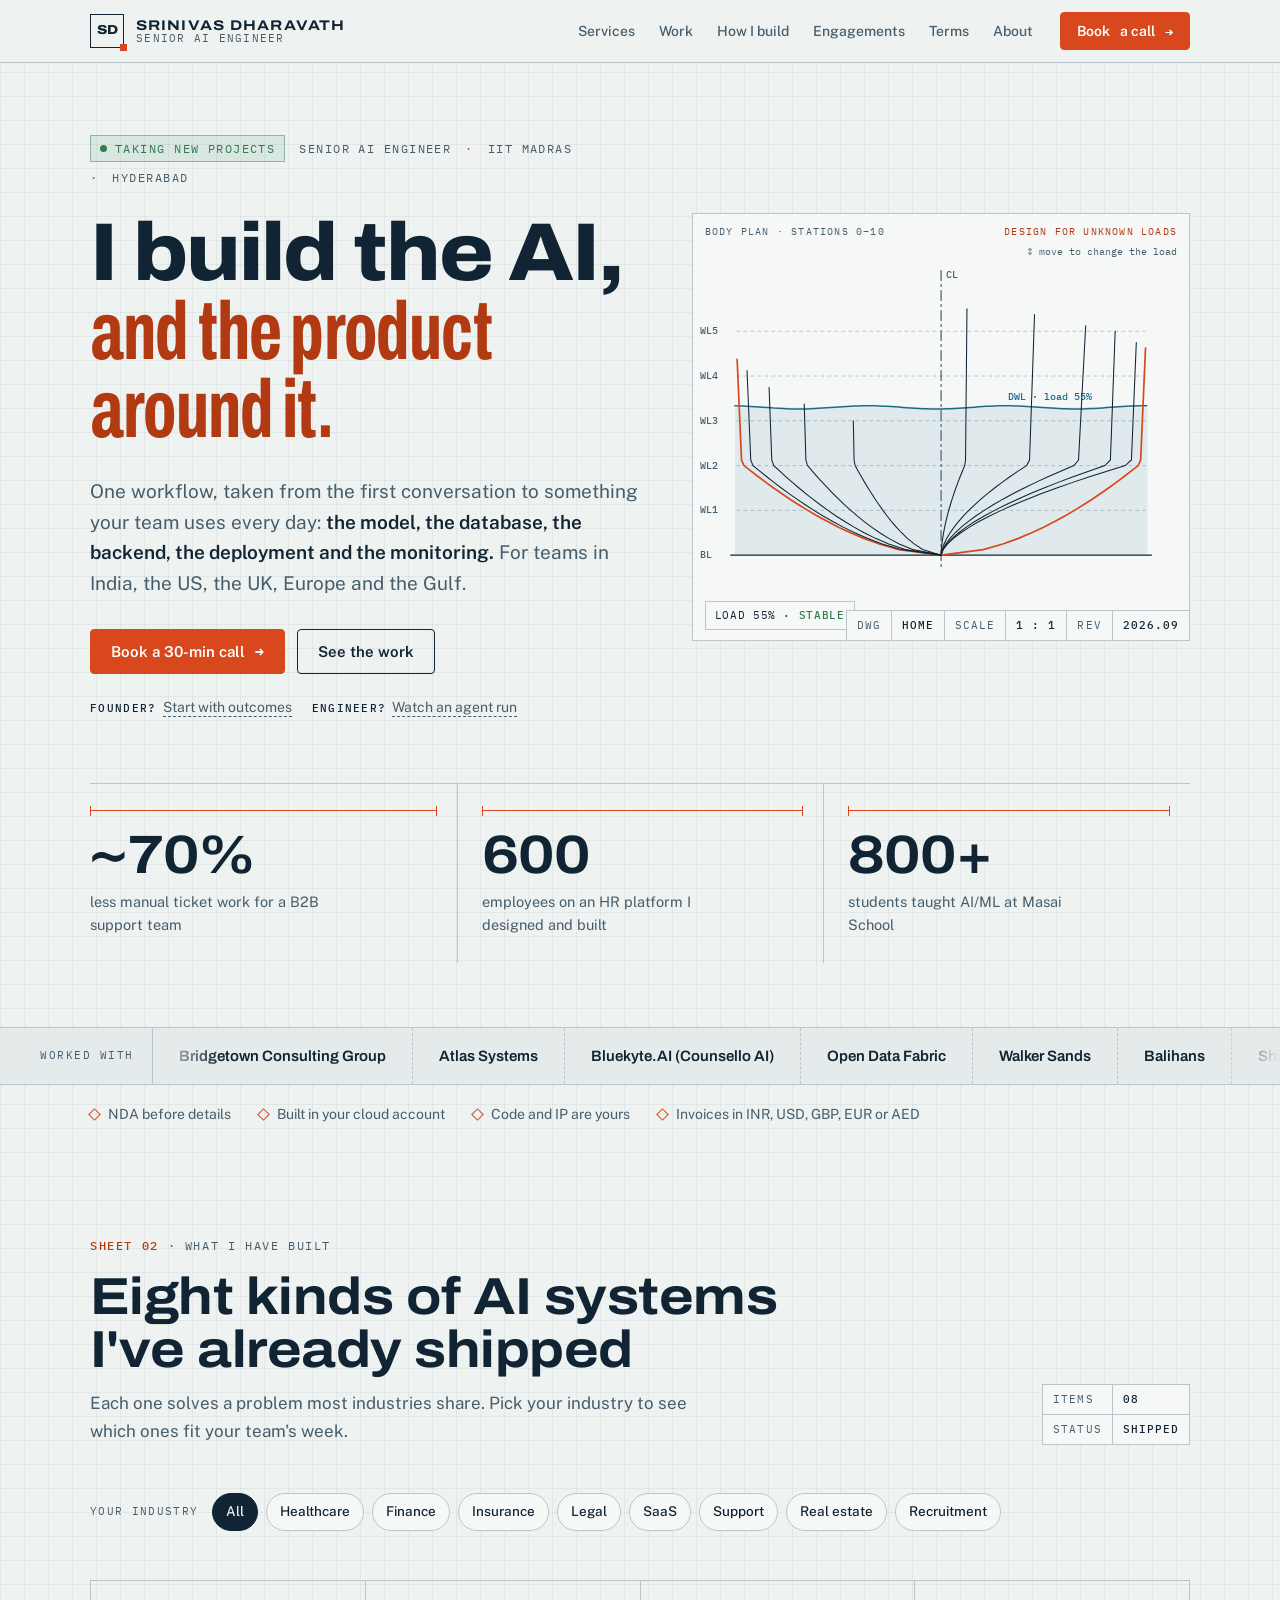
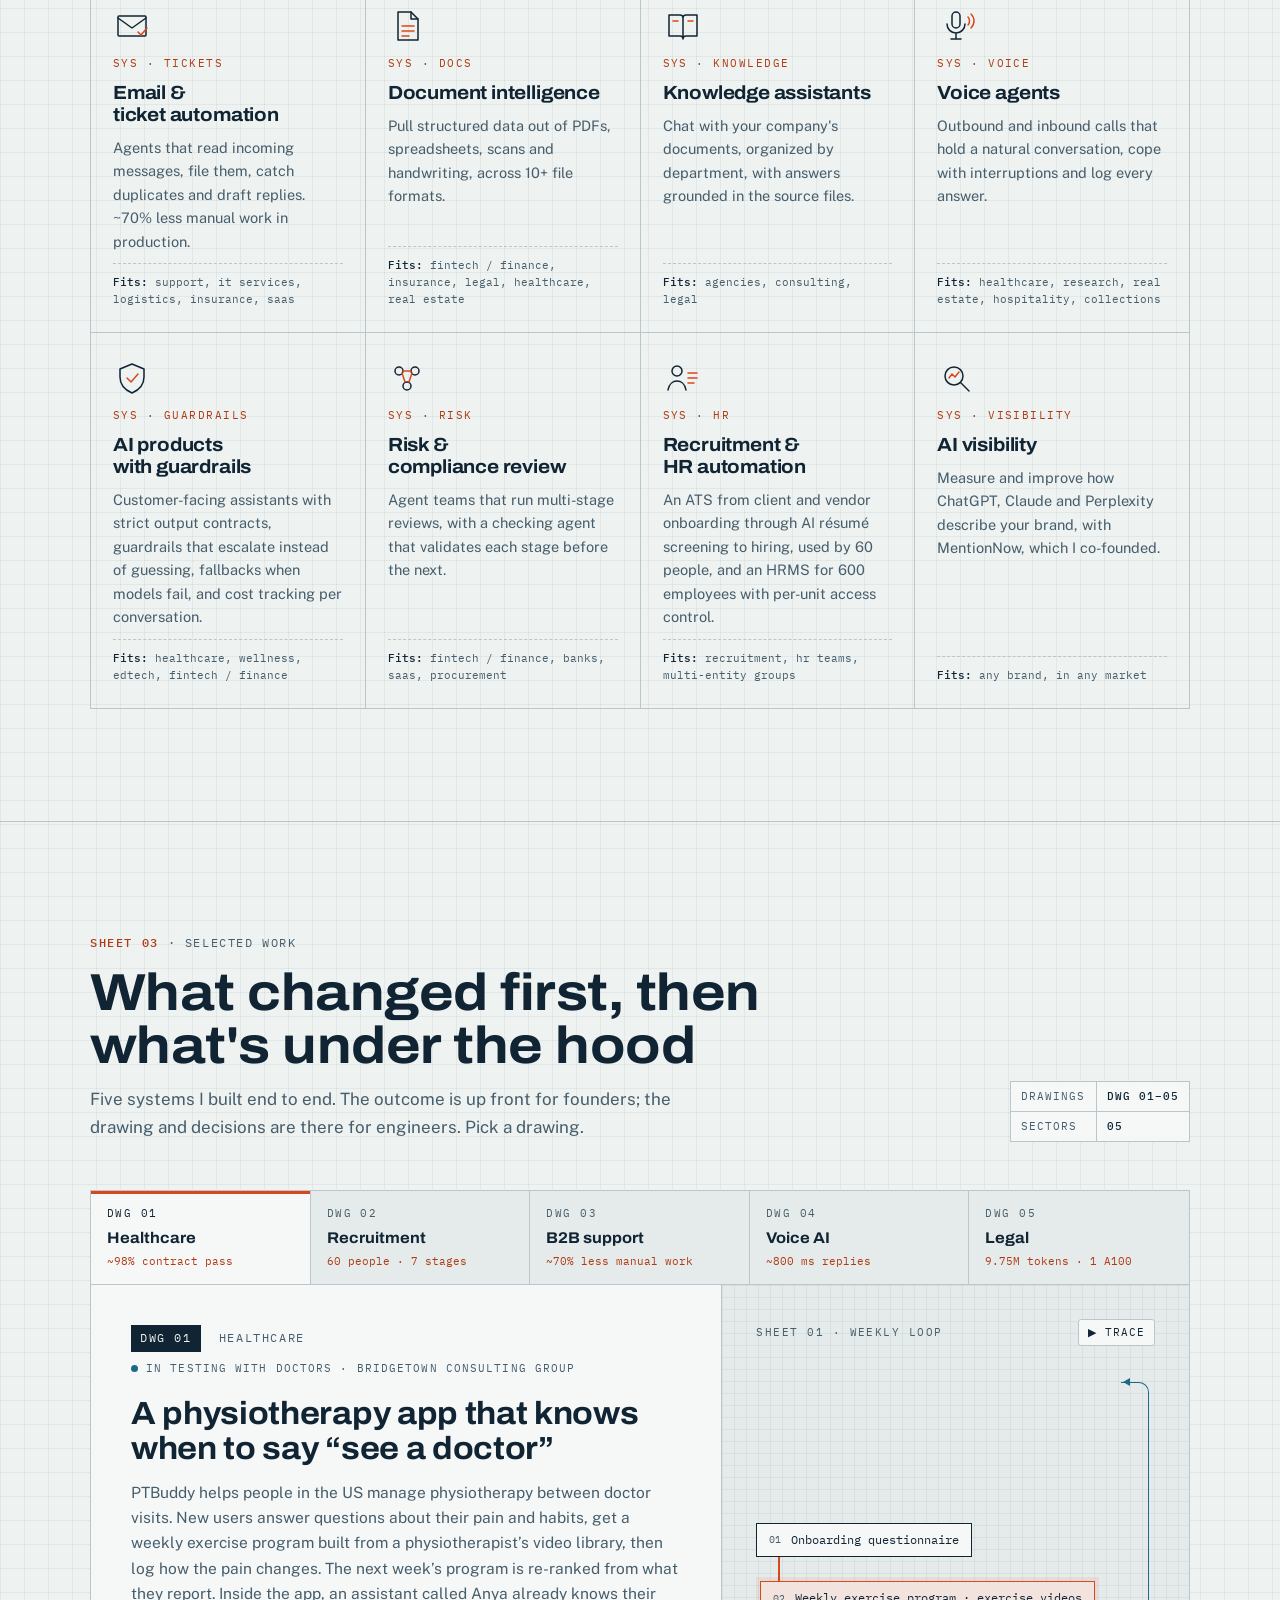
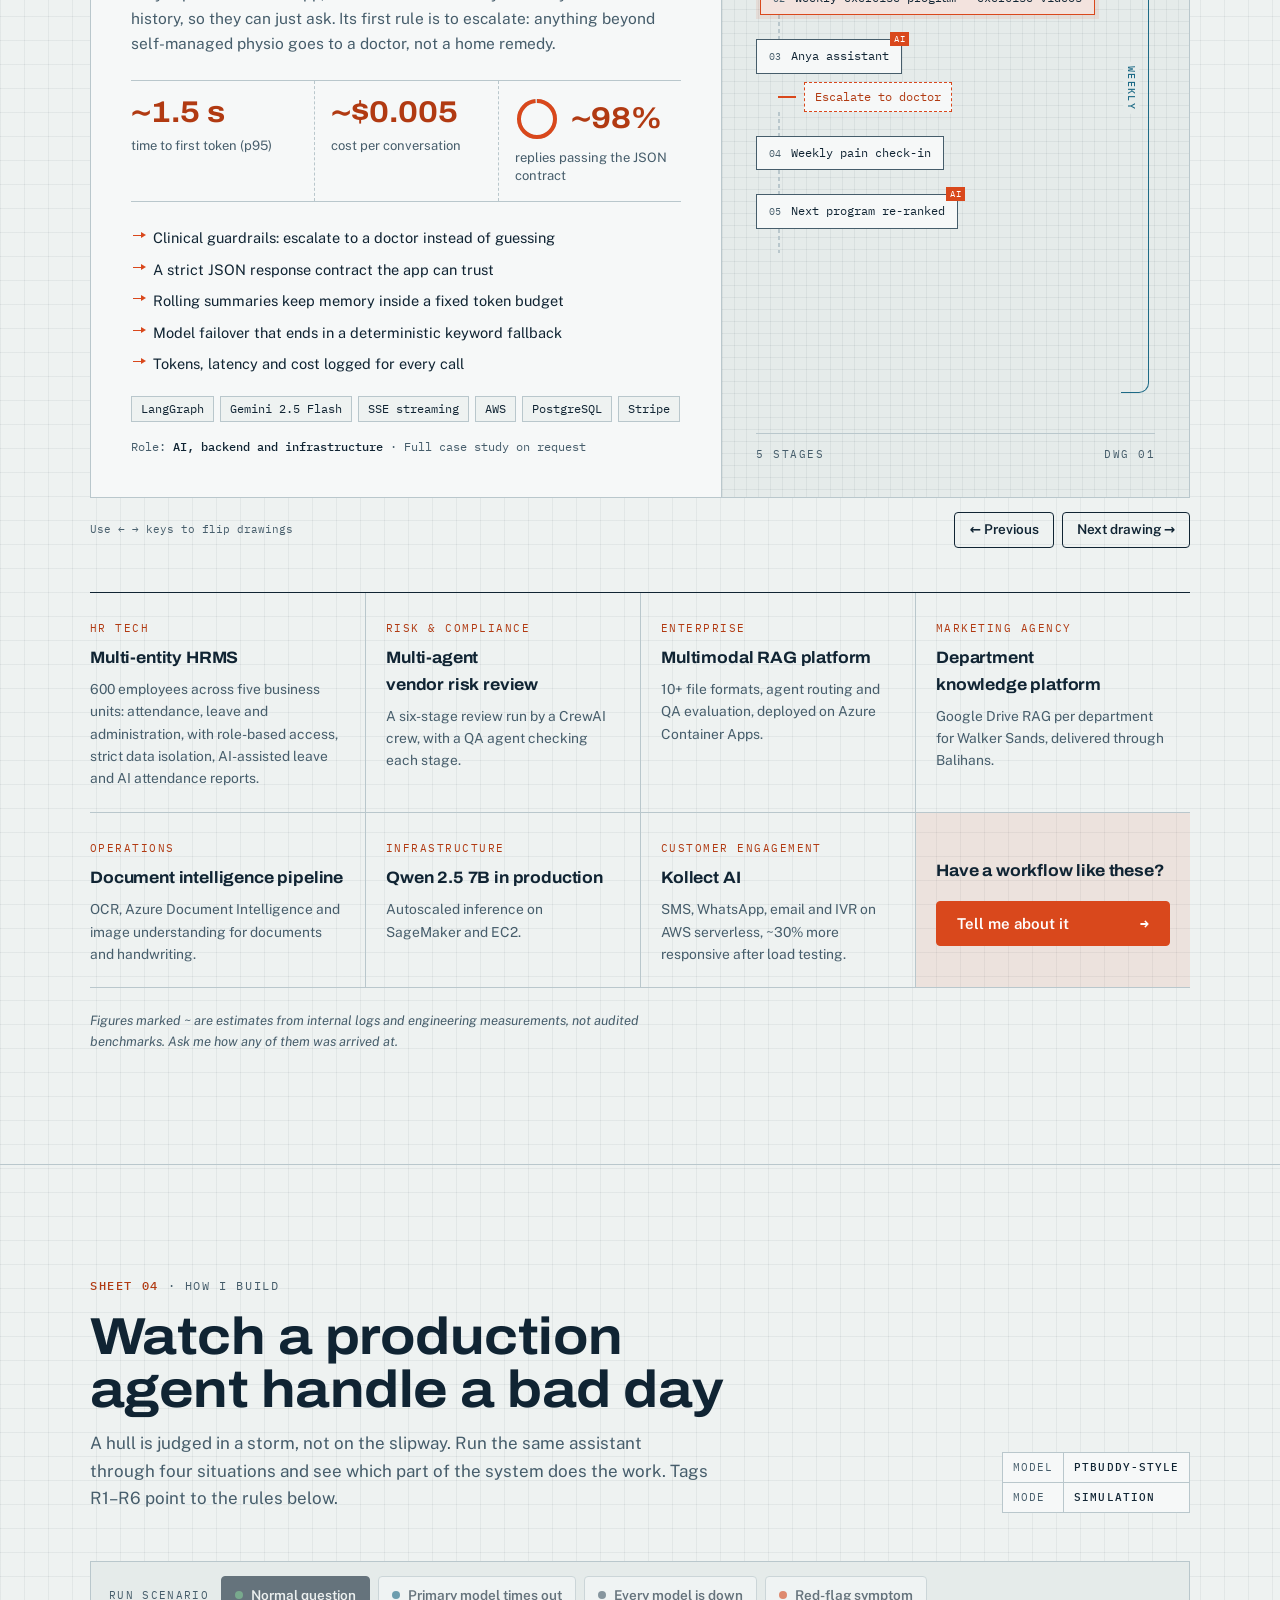
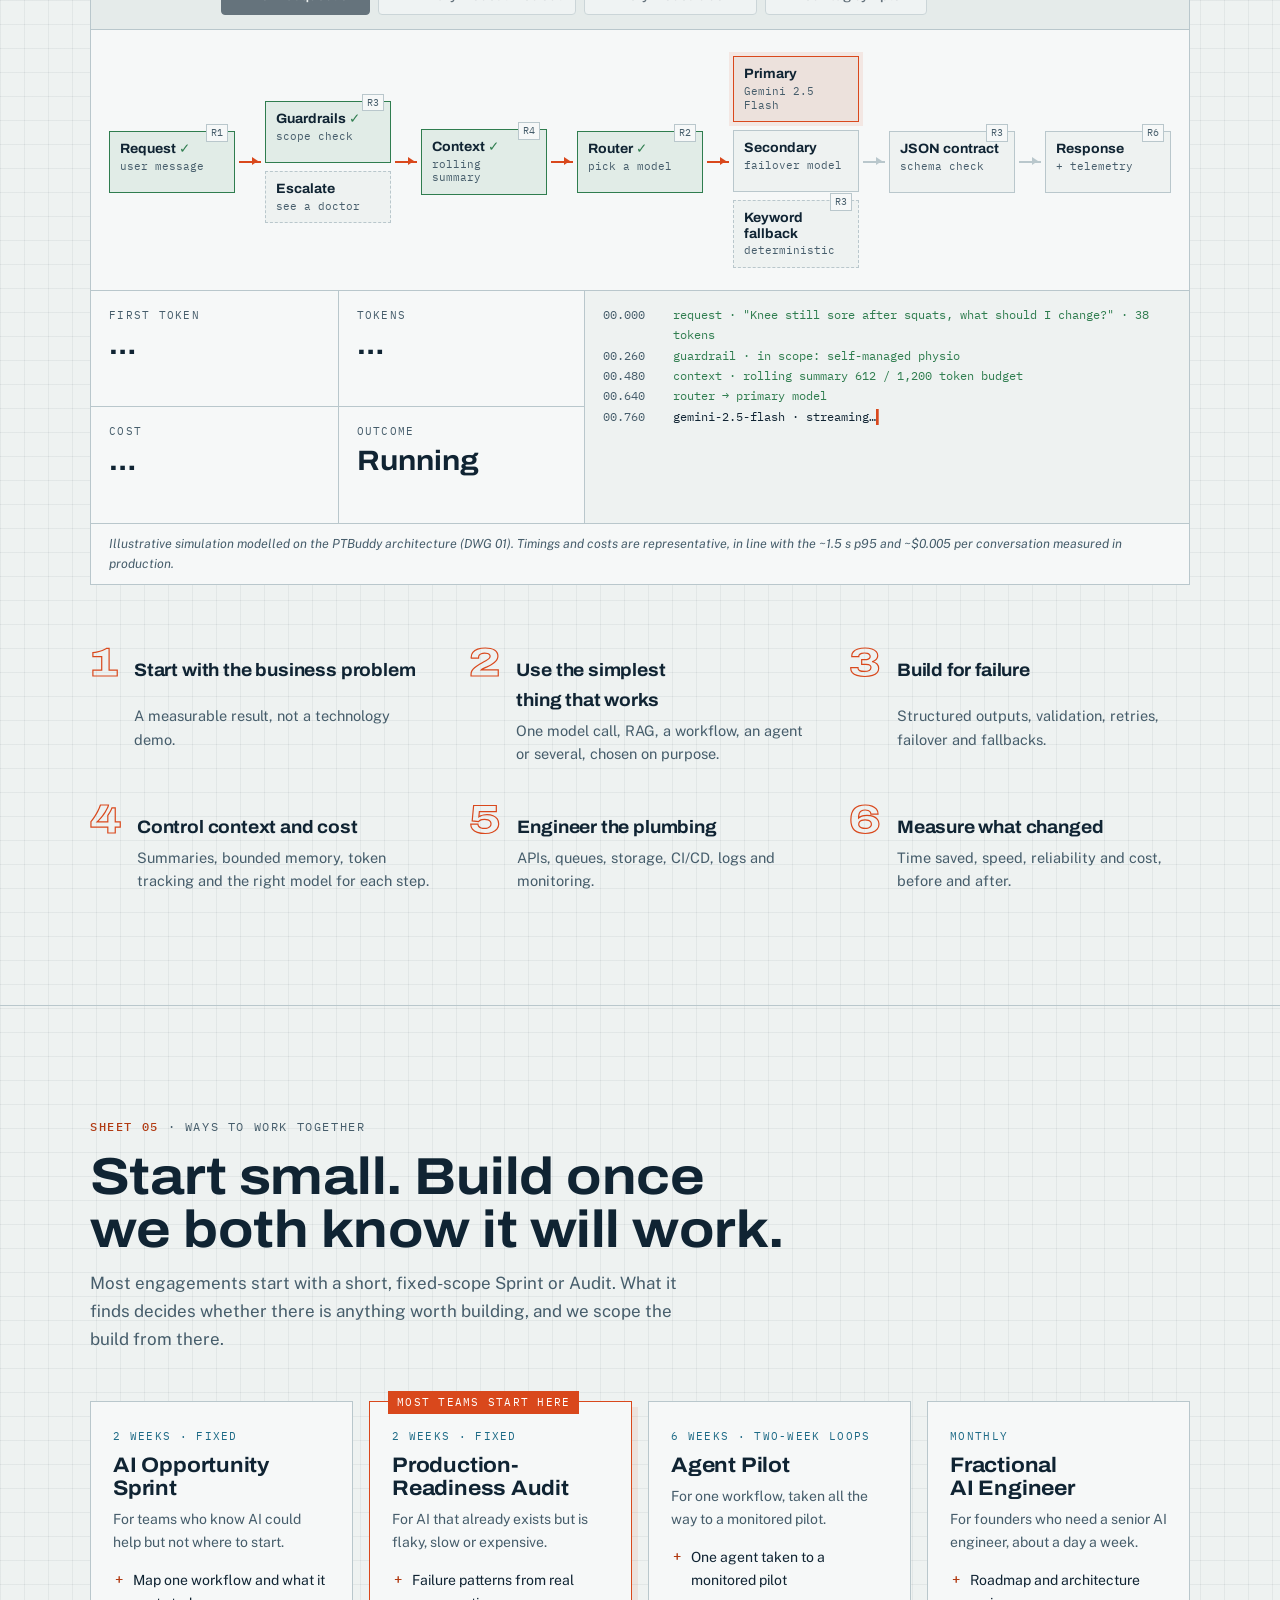
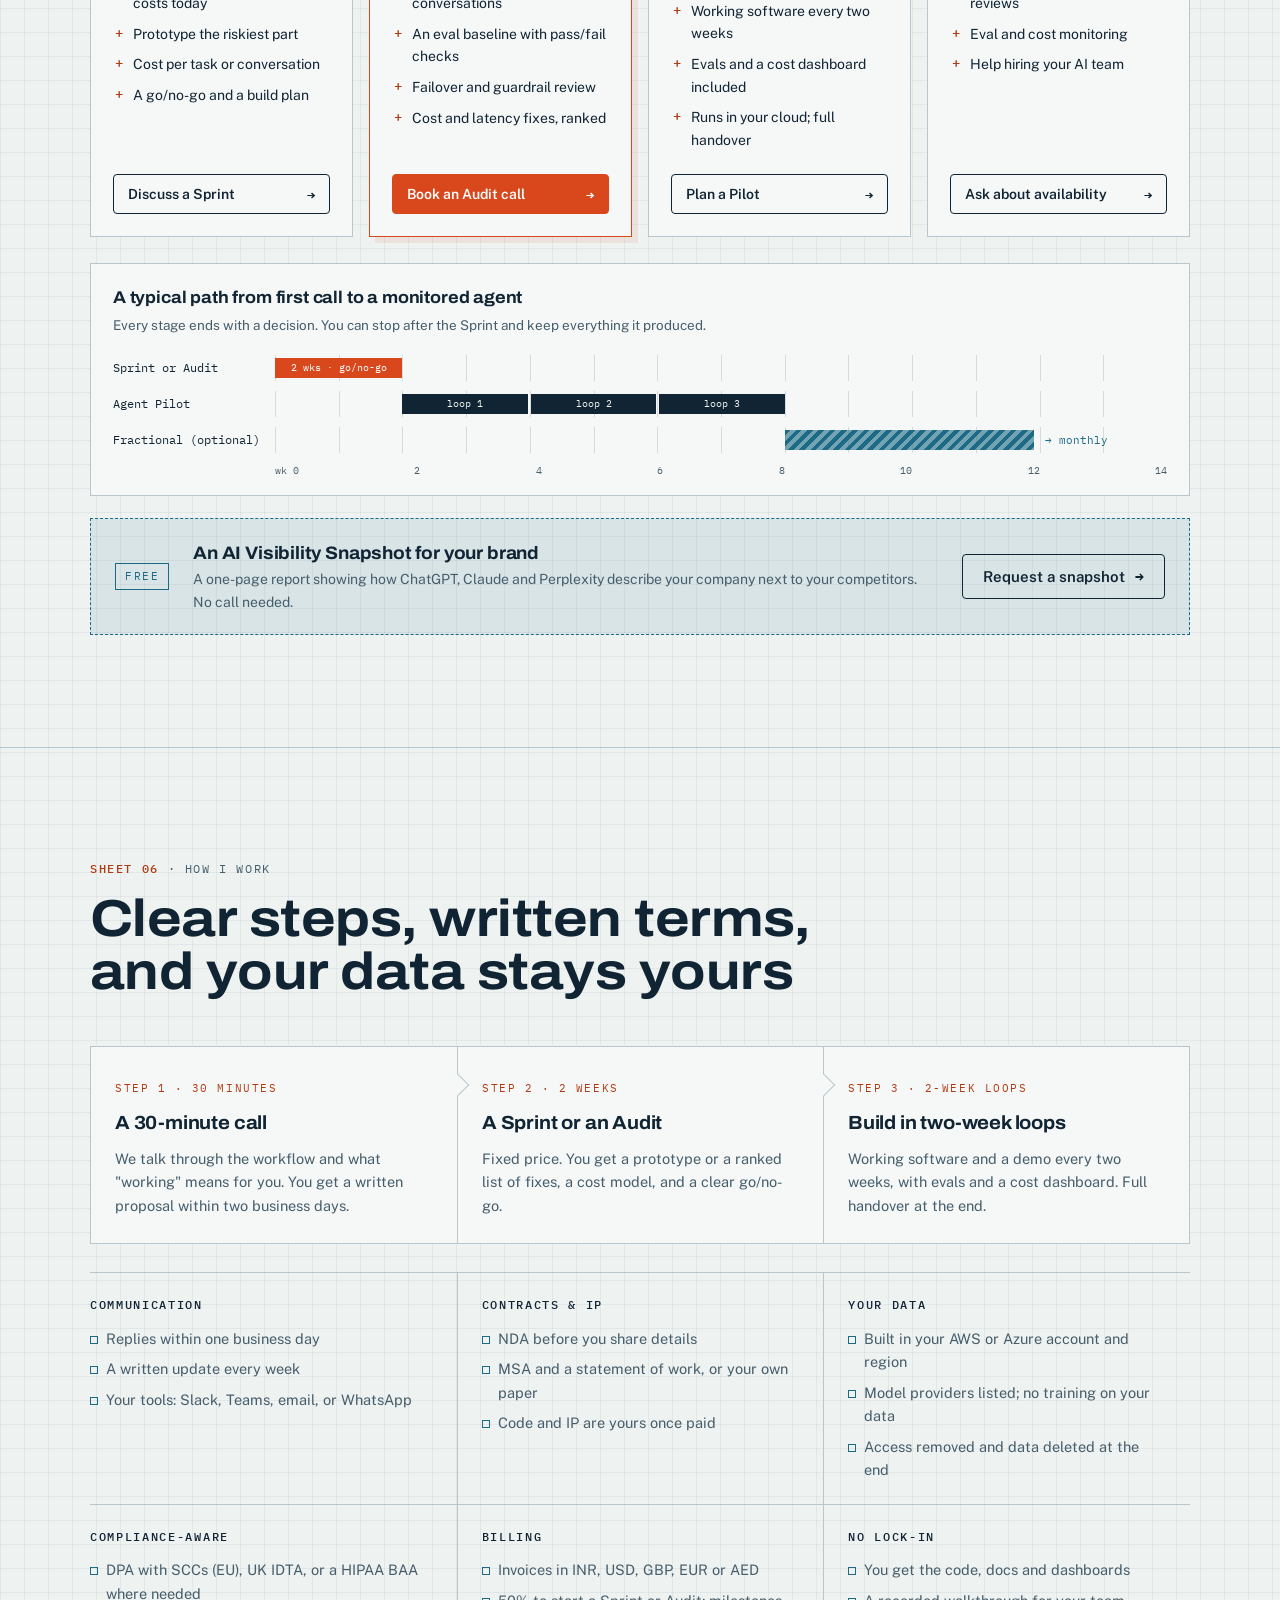
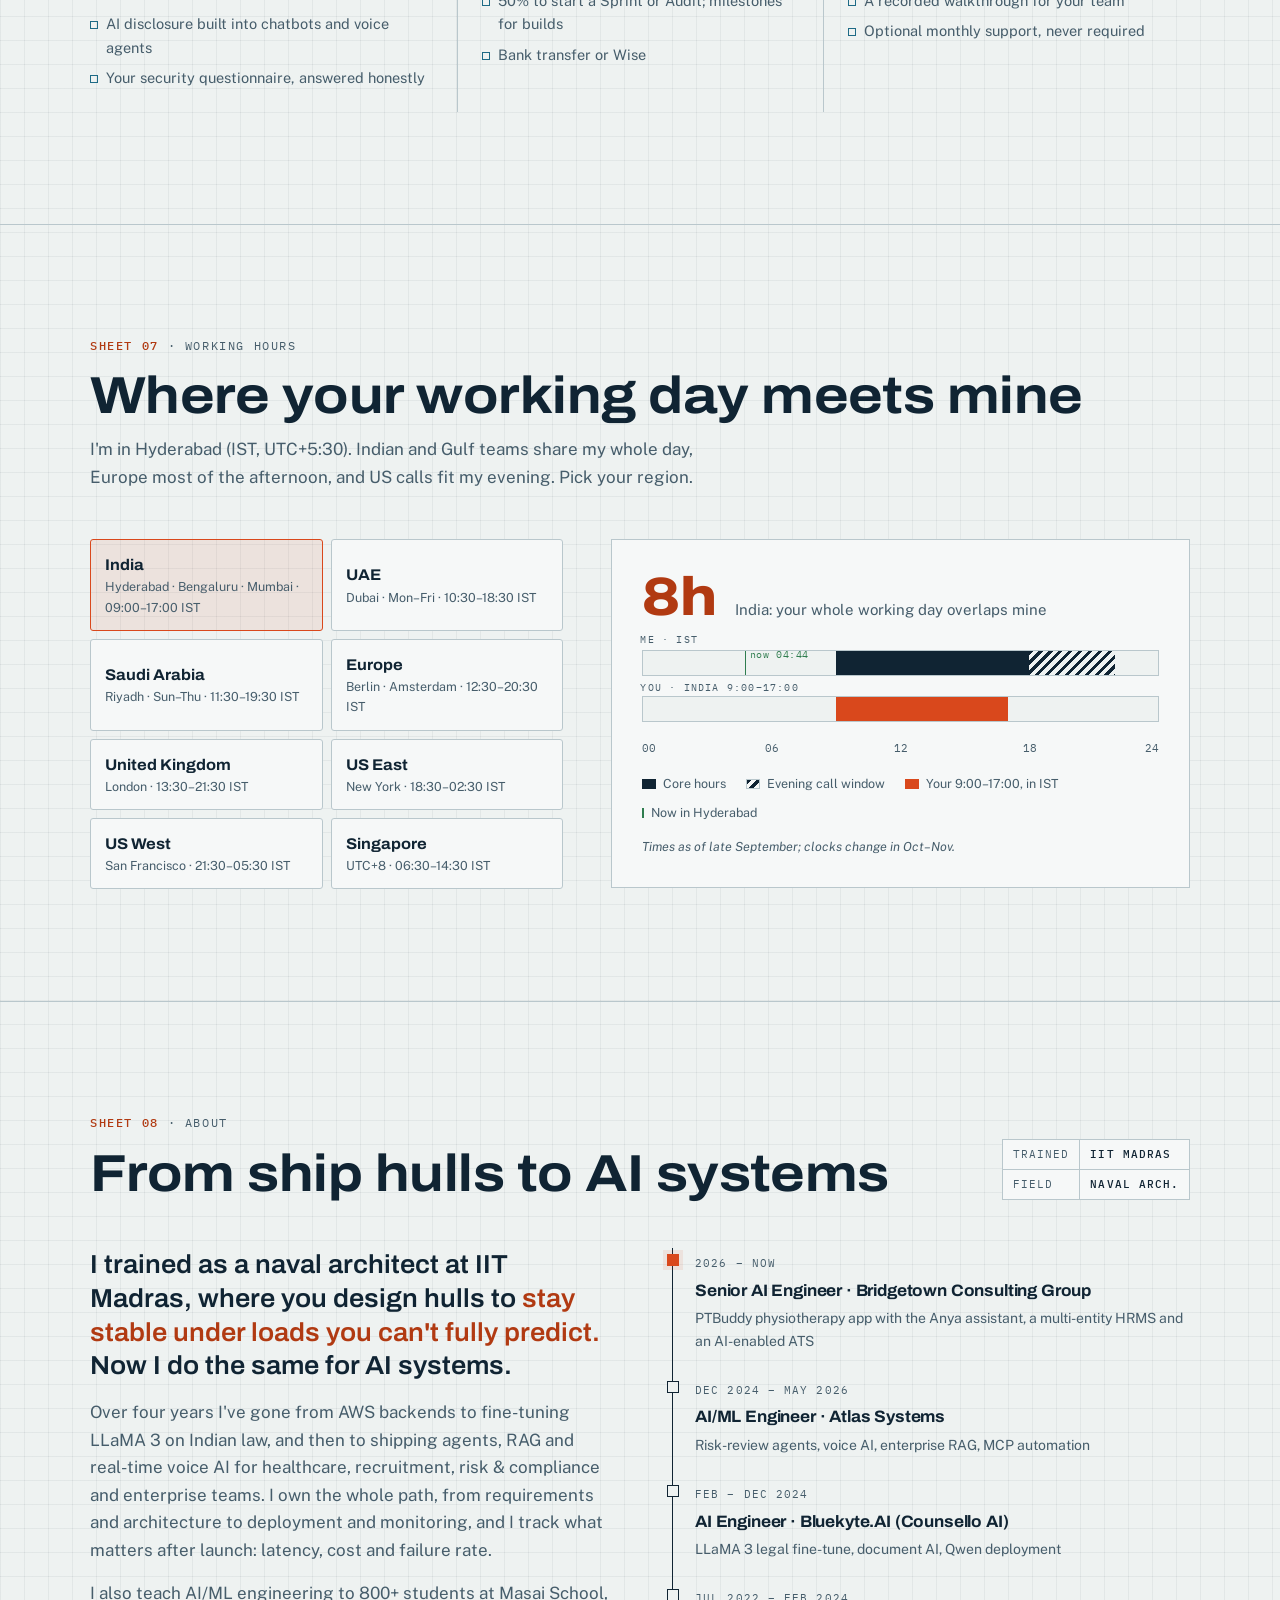
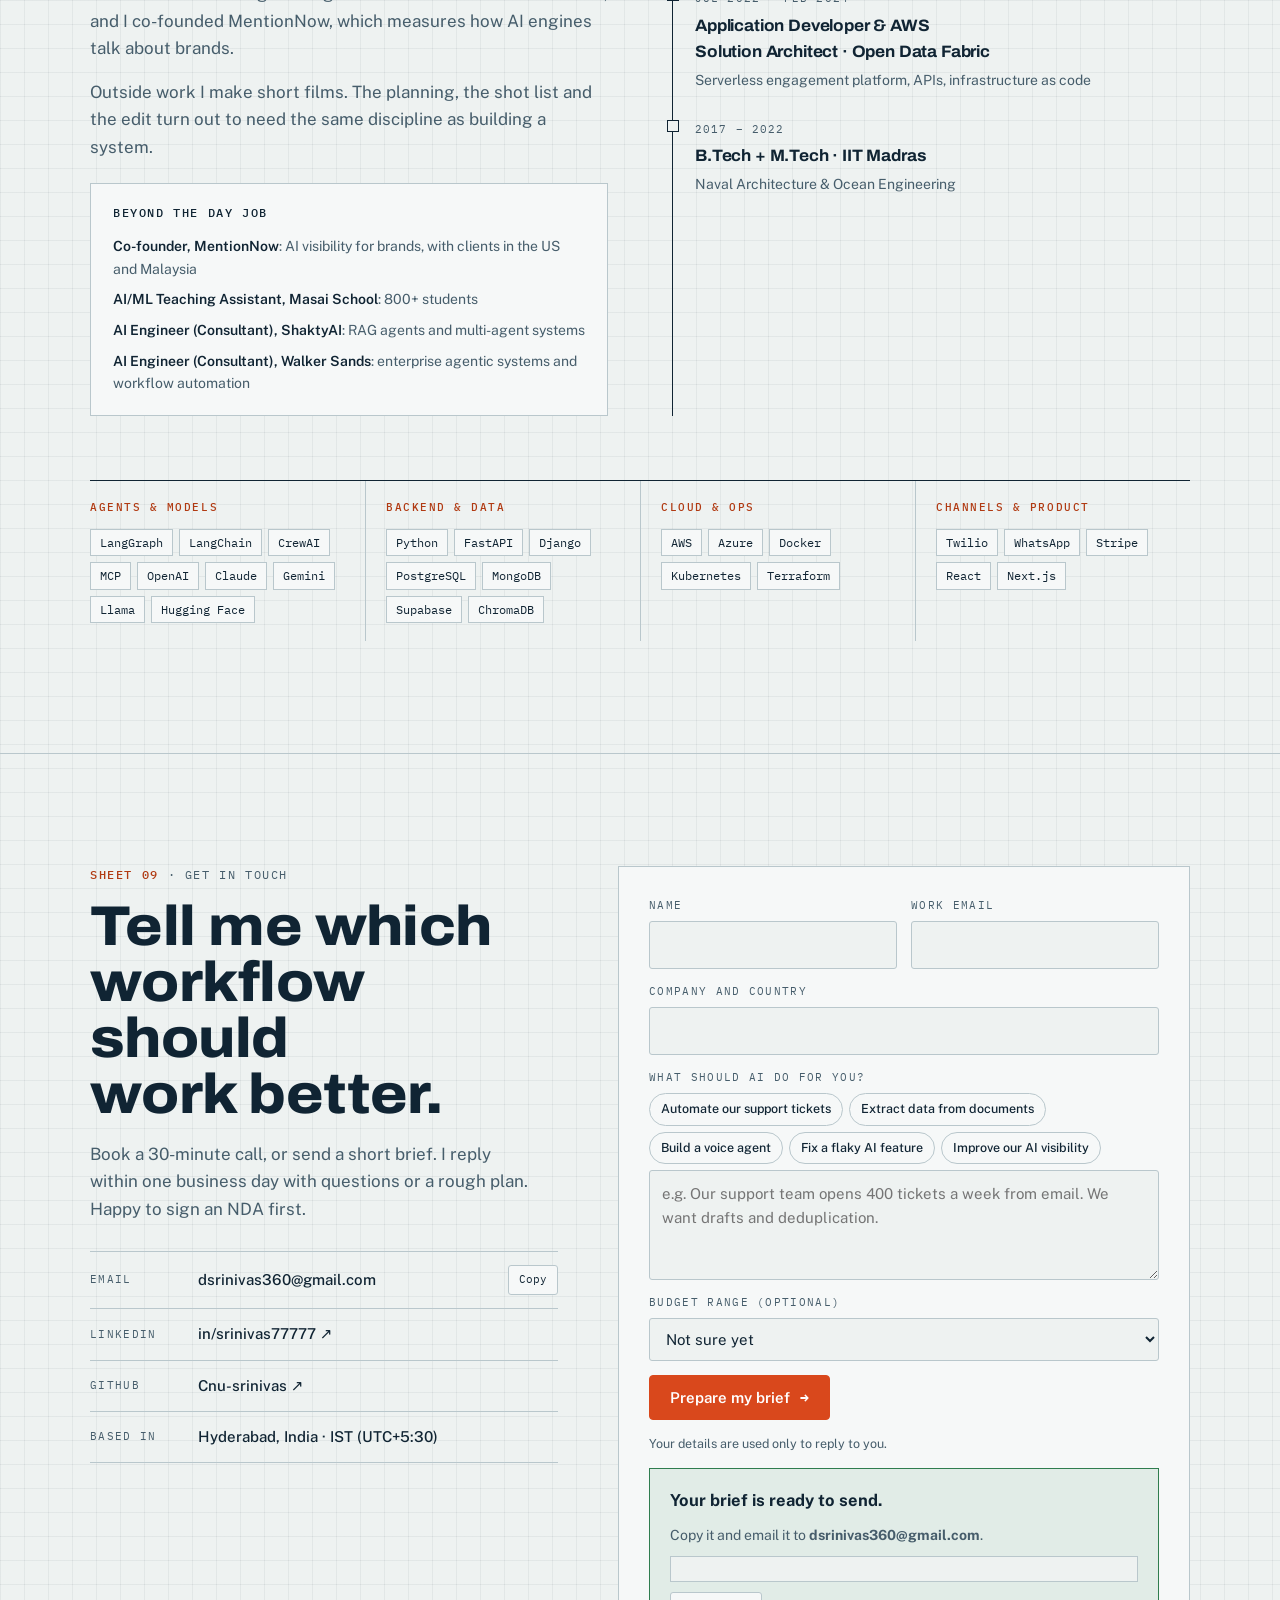
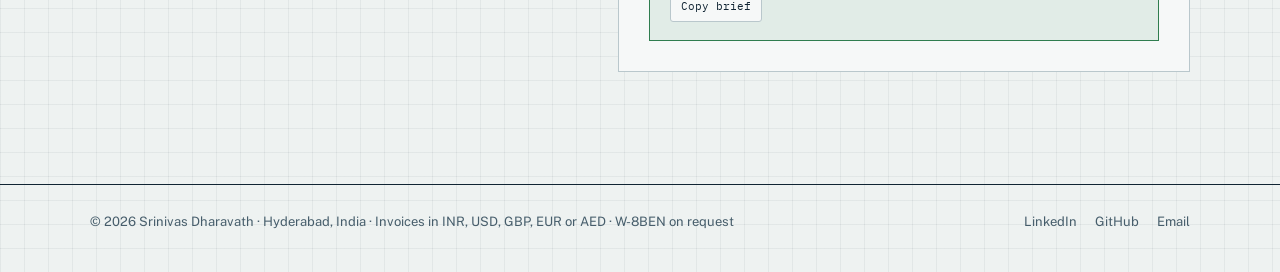
<file: srinivas-portfolio (3).html>
<!doctype html><html lang="en"><head><meta charset="utf-8"><meta name="viewport" content="width=device-width,initial-scale=1,viewport-fit=cover"></head><body>
<title>Srinivas Dharavath</title>
<meta name="description" content="Senior AI Engineer, IIT Madras. Agents, RAG, voice AI and the product around them, built end to end for teams in India, the US, the UK, Europe and the Gulf.">
<link rel="preconnect" href="https://fonts.googleapis.com">
<link rel="preconnect" href="https://fonts.gstatic.com" crossorigin>
<link href="https://fonts.googleapis.com/css2?family=Archivo:wdth,wght@62..125,400..800&family=Public+Sans:ital,wght@0,400;0,500;0,600;1,400&family=IBM+Plex+Mono:wght@400;500&display=swap" rel="stylesheet">
<style>
:root{
  --paper:#eef2f1; --panel:#e5ebea; --card:#f6f8f8;
  --ink:#102433; --ink-2:#465d6b; --rule:#b9c7cc; --rule-soft:#d3dde0;
  --grid:rgba(16,36,51,.055);
  --signal:#d9481c; --signal-ink:#b13a12; --signal-wash:rgba(217,72,28,.09);
  --sea:#1d6a86; --sea-wash:rgba(29,106,134,.10);
  --good:#2f7d4f; --good-wash:rgba(47,125,79,.10);
  --display:'Archivo','Arial Narrow',system-ui,sans-serif;
  --body:'Public Sans',system-ui,-apple-system,'Segoe UI',sans-serif;
  --mono:'IBM Plex Mono',ui-monospace,'SFMono-Regular',Menlo,monospace;
  --gut:clamp(16px,4vw,40px);
  --max:1180px;
}
@media (prefers-color-scheme:dark){
  :root:not([data-theme="light"]){
    color-scheme:dark;
    --paper:#0a1520; --panel:#0f1e2c; --card:#112231;
    --ink:#e3ebee; --ink-2:#93a8b3; --rule:#2a3e50; --rule-soft:#1d2f3f;
    --grid:rgba(227,235,238,.045);
    --signal:#ff6a3d; --signal-ink:#ff8d66; --signal-wash:rgba(255,106,61,.12);
    --sea:#62b8d7; --sea-wash:rgba(98,184,215,.12);
    --good:#6fcf97; --good-wash:rgba(111,207,151,.12);
  }
}
:root[data-theme="dark"]{
  color-scheme:dark;
  --paper:#0a1520; --panel:#0f1e2c; --card:#112231;
  --ink:#e3ebee; --ink-2:#93a8b3; --rule:#2a3e50; --rule-soft:#1d2f3f;
  --grid:rgba(227,235,238,.045);
  --signal:#ff6a3d; --signal-ink:#ff8d66; --signal-wash:rgba(255,106,61,.12);
  --sea:#62b8d7; --sea-wash:rgba(98,184,215,.12);
  --good:#6fcf97; --good-wash:rgba(111,207,151,.12);
}

*{box-sizing:border-box}
html{scroll-behavior:smooth;scroll-padding-top:78px}
body{
  margin:0;background:var(--paper);color:var(--ink);
  font-family:var(--body);font-size:16.5px;line-height:1.62;
  -webkit-font-smoothing:antialiased;overflow-x:clip;
  background-image:linear-gradient(var(--grid) 1px,transparent 1px),linear-gradient(90deg,var(--grid) 1px,transparent 1px);
  background-size:24px 24px;
}
::selection{background:var(--signal);color:#fff}
a{color:inherit}
button{font:inherit}
:focus-visible{outline:2px solid var(--signal);outline-offset:3px;border-radius:2px}
.wrap{max-width:var(--max);margin:0 auto;padding-inline:var(--gut)}
h1,h2,h3,h4{font-family:var(--display);margin:0;text-wrap:balance;letter-spacing:-.01em}
p{margin:0}
.label{font-family:var(--mono);font-size:11.5px;letter-spacing:.14em;text-transform:uppercase;color:var(--ink-2)}
.label b{color:var(--signal-ink);font-weight:500}
.tnum{font-variant-numeric:tabular-nums}

/* ——— Header ——— */
.top{position:sticky;top:env(safe-area-inset-top,0px);z-index:50;background:color-mix(in srgb,var(--paper) 88%,transparent);backdrop-filter:blur(10px);-webkit-backdrop-filter:blur(10px);border-bottom:1px solid var(--rule)}
.top .wrap{display:flex;align-items:center;gap:16px;min-height:62px}
.progress{position:absolute;left:0;bottom:-1px;height:2px;width:100%;background:var(--signal);transform-origin:left;transform:scaleX(0)}
.mark{display:flex;align-items:center;gap:12px;text-decoration:none;flex:none}
.mark .sq{width:34px;height:34px;border:1.5px solid var(--ink);display:grid;place-items:center;font-family:var(--display);font-weight:800;font-stretch:115%;font-size:13px;position:relative}
.mark .sq::after{content:"";position:absolute;right:-4px;bottom:-4px;width:7px;height:7px;background:var(--signal)}
.mark .nm{font-family:var(--display);font-weight:700;font-stretch:118%;font-size:14px;letter-spacing:.08em;text-transform:uppercase;line-height:1.1}
.mark .nm small{display:block;font-family:var(--mono);font-weight:400;font-size:10.5px;letter-spacing:.12em;color:var(--ink-2)}
.nav{display:flex;gap:2px;margin-left:auto}
.nav a{text-decoration:none;font-size:14px;font-weight:500;color:var(--ink-2);padding:8px 11px;border-radius:4px;position:relative}
.nav a:hover{color:var(--ink);background:var(--panel)}
.nav a.on{color:var(--ink)}
.nav a.on::after{content:"";position:absolute;left:11px;right:11px;bottom:2px;height:2px;background:var(--signal)}
.btn{display:inline-flex;align-items:center;gap:10px;text-decoration:none;cursor:pointer;font-family:var(--body);font-weight:600;font-size:15px;line-height:1;padding:14px 20px;border-radius:4px;border:1.5px solid var(--ink);background:transparent;color:var(--ink);transition:background .2s,color .2s,border-color .2s,transform .15s}
.btn:hover{background:var(--ink);color:var(--paper)}
.btn:active{transform:translateY(1px)}
.btn.primary{background:var(--signal);border-color:var(--signal);color:#fff}
.btn.primary:hover{background:var(--ink);border-color:var(--ink);color:var(--paper)}
.btn .arr{font-family:var(--mono);transition:transform .2s}
.btn:hover .arr{transform:translateX(3px)}
.top .btn{padding:11px 16px;font-size:14px}
.menu-btn{display:none;appearance:none;border:1.5px solid var(--ink);background:transparent;color:var(--ink);width:42px;height:40px;border-radius:4px;cursor:pointer;place-items:center;flex:none}
.menu-btn span{display:block;width:18px;height:1.5px;background:currentColor;position:relative;transition:transform .25s}
.menu-btn span::before,.menu-btn span::after{content:"";position:absolute;left:0;width:18px;height:1.5px;background:currentColor;transition:transform .25s}
.menu-btn span::before{top:-6px}.menu-btn span::after{top:6px}
.menu-btn[aria-expanded="true"] span{background:transparent}
.menu-btn[aria-expanded="true"] span::before{transform:translateY(6px) rotate(45deg)}
.menu-btn[aria-expanded="true"] span::after{transform:translateY(-6px) rotate(-45deg)}
.mnav{border-top:1px solid var(--rule);background:var(--paper)}
.mnav .wrap{display:grid;gap:0;padding-block:8px 16px}
.mnav a{text-decoration:none;font-family:var(--display);font-weight:600;font-stretch:106%;font-size:20px;padding:12px 0;border-bottom:1px solid var(--rule-soft);display:flex;justify-content:space-between}
.mnav a span{font-family:var(--mono);font-size:11px;color:var(--ink-2);letter-spacing:.12em;align-self:center}
@media(max-width:960px){.nav{display:none}.menu-btn{display:grid}.top .btn{margin-left:auto}}
@media(max-width:480px){.top .wrap{gap:10px}.mark{gap:9px}.mark .nm{font-size:12px;font-stretch:100%;letter-spacing:.04em}.mark .nm small{display:none}.top .btn .t2{display:none}.top .btn{padding:10px 12px}}
@media(max-width:360px){.mark .nm{display:none}}

.totop{position:fixed;right:18px;bottom:calc(18px + env(safe-area-inset-bottom,0px));z-index:45;width:46px;height:46px;border-radius:4px;border:1.5px solid var(--ink);background:var(--card);color:var(--ink);cursor:pointer;font-family:var(--mono);font-size:16px;box-shadow:4px 4px 0 var(--signal-wash)}
.totop:hover{background:var(--ink);color:var(--paper)}

/* ——— Sheets ——— */
.sheet{padding-block:clamp(64px,9vw,112px);position:relative}
.sheet+.sheet{border-top:1px solid var(--rule)}
.sheet-head{display:grid;grid-template-columns:1fr auto;gap:12px 32px;align-items:end;margin-bottom:clamp(30px,5vw,48px)}
.sheet-head h2{font-size:clamp(30px,4.4vw,52px);font-weight:700;font-stretch:112%;line-height:1.02;margin-top:14px}
.sheet-head p{color:var(--ink-2);max-width:62ch;margin-top:14px;font-size:17px}
.tb{display:grid;grid-template-columns:auto auto;border:1px solid var(--rule);font-family:var(--mono);font-size:10.5px;letter-spacing:.1em;text-transform:uppercase;background:var(--card)}
.tb span{padding:6px 10px;border-right:1px solid var(--rule);border-bottom:1px solid var(--rule);color:var(--ink-2)}
.tb span:nth-child(2n){border-right:none;color:var(--ink);font-weight:500}
.tb span:nth-last-child(-n+2){border-bottom:none}
@media(max-width:700px){.sheet-head{grid-template-columns:1fr}.sheet-head .tb{justify-self:start}}

/* ——— Hero ——— */
.hero{padding-block:clamp(40px,6vw,72px) 0}
.hero-grid{display:grid;grid-template-columns:minmax(0,1.05fr) minmax(0,.95fr);gap:clamp(28px,4vw,56px);align-items:center}
.eyebrow{font-family:var(--mono);font-size:12px;letter-spacing:.12em;text-transform:uppercase;color:var(--ink-2);display:flex;flex-wrap:wrap;gap:6px 14px;margin-bottom:26px;align-items:center}
.eyebrow .avail{display:inline-flex;align-items:center;gap:8px;color:var(--good);border:1px solid color-mix(in srgb,var(--good) 45%,transparent);padding:3px 9px;background:var(--good-wash)}
.eyebrow .avail::before{content:"";width:7px;height:7px;border-radius:50%;background:var(--good);animation:blink 2s ease-in-out infinite}
@keyframes blink{50%{opacity:.3}}
.eyebrow span.sep::before{content:"·";margin-right:14px;color:var(--signal)}
.hero h1{font-size:clamp(40px,6.4vw,82px);font-weight:800;font-stretch:108%;line-height:.96;letter-spacing:-.025em}
.hero h1 .w{display:inline-block;animation:up .8s cubic-bezier(.2,.7,.2,1) both}
.hero h1 em{font-style:normal;color:var(--signal-ink);font-stretch:62%;font-weight:700;letter-spacing:-.01em}
@keyframes up{from{opacity:0;transform:translateY(.35em)}}
.hero .lede{font-size:clamp(17px,1.6vw,19px);color:var(--ink-2);max-width:54ch;margin:26px 0 30px}
.hero .lede strong{color:var(--ink);font-weight:600}
.cta{display:flex;flex-wrap:wrap;gap:12px}
.paths{display:flex;flex-wrap:wrap;gap:8px 20px;margin-top:22px;font-size:14px;color:var(--ink-2)}
.paths a{text-decoration:none;border-bottom:1px dashed var(--ink-2);padding-bottom:1px}
.paths a:hover{color:var(--signal-ink);border-color:var(--signal)}
.paths b{font-family:var(--mono);font-weight:500;font-size:11px;letter-spacing:.12em;text-transform:uppercase;color:var(--ink);margin-right:6px}
.drawing{position:relative;border:1px solid var(--rule);background:var(--card);aspect-ratio:1/0.86;max-width:100%;margin:0;cursor:crosshair;touch-action:pan-y}
.drawing canvas{position:absolute;inset:0;width:100%;height:100%;display:block}
.drawing .corner{position:absolute;font-family:var(--mono);font-size:10px;letter-spacing:.12em;text-transform:uppercase;color:var(--ink-2);pointer-events:none}
.drawing .c-tl{top:10px;left:12px}
.drawing .c-tr{top:10px;right:12px;color:var(--signal-ink)}
.cad{position:absolute;left:12px;bottom:10px;font-family:var(--mono);font-size:10.5px;letter-spacing:.06em;color:var(--ink);background:var(--card);border:1px solid var(--rule);padding:5px 9px;pointer-events:none;font-variant-numeric:tabular-nums}
.cad b{color:var(--good);font-weight:500}
.cad b.warn{color:var(--signal-ink)}
.drawing .tb{position:absolute;right:-1px;bottom:-1px;grid-template-columns:repeat(6,auto);pointer-events:none}
.drawing .tb span{border-bottom:none}
.drawing .tb span:nth-child(2n){border-right:1px solid var(--rule)}
.drawing .tb span:last-child{border-right:none}
.hint{position:absolute;top:30px;right:12px;font-family:var(--mono);font-size:10px;color:var(--ink-2);pointer-events:none;transition:opacity .4s}
@media(max-width:900px){.hero-grid{grid-template-columns:1fr}.drawing{aspect-ratio:1/0.72}}
@media(max-width:560px){.drawing .tb{display:none}}

.dims{display:grid;grid-template-columns:repeat(3,1fr);margin-top:clamp(40px,6vw,64px);border-top:1px solid var(--rule)}
.dim{padding:22px 20px 26px 0}
.dim+.dim{padding-left:24px;border-left:1px solid var(--rule)}
.dim .rl{display:flex;align-items:center;margin-bottom:12px;color:var(--signal)}
.dim .rl i{flex:1;height:1px;background:currentColor;transform-origin:left;animation:grow 1.2s .3s cubic-bezier(.2,.7,.2,1) both}
.dim .rl::before,.dim .rl::after{content:"";width:1px;height:10px;background:currentColor}
@keyframes grow{from{transform:scaleX(0)}}
.dim b{display:block;font-family:var(--display);font-weight:700;font-stretch:112%;font-size:clamp(34px,4.6vw,54px);line-height:1;font-variant-numeric:tabular-nums}
.dim span{display:block;color:var(--ink-2);font-size:14.5px;margin-top:8px;max-width:28ch}
@media(max-width:640px){.dims{grid-template-columns:1fr}.dim+.dim{padding-left:0;border-left:none;border-top:1px solid var(--rule)}}

.clients{border-block:1px solid var(--rule);background:var(--panel);margin-top:clamp(40px,6vw,64px);overflow:hidden}
.clients .row{display:flex;align-items:stretch}
.clients .lbl{flex:none;display:flex;align-items:center;padding:0 18px 0 var(--gut);border-right:1px solid var(--rule);font-family:var(--mono);font-size:11px;letter-spacing:.14em;text-transform:uppercase;color:var(--ink-2);background:var(--panel);position:relative;z-index:1}
.track-mask{overflow:hidden;flex:1;mask-image:linear-gradient(90deg,transparent,#000 6%,#000 94%,transparent)}
.track{display:flex;width:max-content;animation:slide 48s linear infinite}
.track span{padding:16px 26px;font-family:var(--display);font-weight:600;font-size:15px;white-space:nowrap;border-right:1px dashed var(--rule)}
.clients:hover .track{animation-play-state:paused}
@keyframes slide{to{transform:translateX(-50%)}}
.assure{display:flex;flex-wrap:wrap;gap:10px 28px;padding:18px 0 0;font-size:14px;color:var(--ink-2)}
.assure span{display:inline-flex;align-items:center;gap:9px}
.assure span::before{content:"";width:7px;height:7px;border:1.5px solid var(--signal);transform:rotate(45deg)}

/* ——— Services + filter ——— */
.filter{display:flex;flex-wrap:wrap;gap:8px;align-items:center;margin-bottom:18px}
.filter .lab{font-family:var(--mono);font-size:11px;letter-spacing:.12em;text-transform:uppercase;color:var(--ink-2);margin-right:6px}
.chip{appearance:none;cursor:pointer;border:1px solid var(--rule);background:var(--card);color:var(--ink);font-size:13.5px;font-weight:500;padding:7px 13px;border-radius:99px;transition:background .2s,border-color .2s,color .2s}
.chip:hover{border-color:var(--ink-2)}
.chip[aria-pressed="true"]{background:var(--ink);color:var(--paper);border-color:var(--ink)}
.fcount{font-family:var(--mono);font-size:12px;color:var(--signal-ink);min-height:1.4em;margin-bottom:14px}
.svc-grid{display:grid;grid-template-columns:repeat(4,1fr);border-top:1px solid var(--rule);border-left:1px solid var(--rule)}
.svc{padding:26px 22px 24px;border-right:1px solid var(--rule);border-bottom:1px solid var(--rule);display:flex;flex-direction:column;gap:10px;transition:background .3s,opacity .3s,box-shadow .3s;position:relative}
.svc:hover{background:var(--card)}
.svc .ico{width:38px;height:38px;color:var(--ink)}
.svc .ico *{fill:none;stroke:currentColor;stroke-width:1.5;stroke-linecap:round;stroke-linejoin:round}
.svc .ico .ac{stroke:var(--signal)}
.svc:hover .ico .ac{animation:dash 1.2s ease}
@keyframes dash{from{stroke-dasharray:4 4;stroke-dashoffset:24}to{stroke-dashoffset:0}}
.svc .code{font-family:var(--mono);font-size:10.5px;letter-spacing:.14em;color:var(--signal-ink)}
.svc h3{font-size:19px;font-weight:700;font-stretch:108%;line-height:1.15}
.svc p{color:var(--ink-2);font-size:14.5px;flex:1}
.svc .fits{font-family:var(--mono);font-size:11px;line-height:1.55;color:var(--ink-2);border-top:1px dashed var(--rule);padding-top:10px}
.svc .fits b{color:var(--ink);font-weight:500}
.svc.dimmed{opacity:.28}
.svc.hit{background:var(--signal-wash);box-shadow:inset 0 3px 0 var(--signal)}
@media(max-width:1000px){.svc-grid{grid-template-columns:repeat(2,1fr)}}
@media(max-width:560px){.svc-grid{grid-template-columns:1fr}}

/* ——— Case register ——— */
.reg-tabs{display:grid;grid-template-columns:repeat(5,1fr);border:1px solid var(--rule);border-bottom:none;background:var(--panel);overflow-x:auto}
.reg-tab{appearance:none;cursor:pointer;border:none;border-right:1px solid var(--rule);background:transparent;color:var(--ink-2);text-align:left;padding:14px 16px;display:grid;gap:3px;position:relative;min-width:150px;transition:background .2s,color .2s}
.reg-tab:last-child{border-right:none}
.reg-tab .d{font-family:var(--mono);font-size:10.5px;letter-spacing:.14em}
.reg-tab .s{font-family:var(--display);font-weight:700;font-stretch:106%;font-size:15.5px;color:var(--ink)}
.reg-tab .m{font-family:var(--mono);font-size:11px;color:var(--signal-ink)}
.reg-tab:hover{background:var(--card)}
.reg-tab[aria-selected="true"]{background:var(--card);color:var(--ink)}
.reg-tab[aria-selected="true"]::before{content:"";position:absolute;left:0;right:0;top:0;height:3px;background:var(--signal)}
.reg-tab .bar{position:absolute;left:0;bottom:0;height:2px;background:var(--signal);width:0}
@media(max-width:900px){.reg-tabs{grid-template-columns:repeat(5,minmax(150px,1fr))}}
.case{display:grid;grid-template-columns:minmax(0,1.15fr) minmax(0,.85fr);border:1px solid var(--rule);background:var(--card)}
.case.enter{animation:fadein .45s ease both}
@keyframes fadein{from{opacity:0;transform:translateY(8px)}}
.case-main{padding:clamp(24px,3.4vw,40px);border-right:1px solid var(--rule)}
.case-meta{display:flex;flex-wrap:wrap;gap:8px 18px;align-items:center;margin-bottom:18px}
.case-meta .dwg{font-family:var(--mono);font-size:11.5px;letter-spacing:.14em;background:var(--ink);color:var(--paper);padding:4px 9px}
.status{font-family:var(--mono);font-size:11px;letter-spacing:.1em;text-transform:uppercase;color:var(--ink-2);display:inline-flex;align-items:center;gap:8px}
.status::before{content:"";width:7px;height:7px;border-radius:50%;background:var(--sea)}
.status.live::before{background:var(--good);box-shadow:0 0 0 3px var(--good-wash);animation:blink 2s ease-in-out infinite}
.case h3{font-size:clamp(23px,2.7vw,32px);font-weight:700;font-stretch:106%;line-height:1.1;margin-bottom:14px}
.case .story{color:var(--ink-2);font-size:15.5px;max-width:62ch}
.metrics{display:grid;grid-template-columns:repeat(3,1fr);margin:24px 0;border-block:1px solid var(--rule)}
.metric{padding:16px 14px 16px 0;display:grid;gap:8px;align-content:start}
.metric+.metric{padding-left:16px;border-left:1px dashed var(--rule)}
.metric .top-row{display:flex;align-items:center;gap:12px}
.metric b{display:block;font-family:var(--display);font-weight:700;font-stretch:110%;font-size:clamp(24px,2.6vw,30px);line-height:1.05;color:var(--signal-ink);font-variant-numeric:tabular-nums}
.metric span.l{font-size:13px;color:var(--ink-2);line-height:1.4}
.ring{width:44px;height:44px;flex:none;transform:rotate(-90deg)}
.ring circle{fill:none;stroke-width:4}
.ring .trk{stroke:var(--rule-soft)}
.ring .val{stroke:var(--signal);stroke-linecap:butt;transition:stroke-dashoffset 1.3s cubic-bezier(.2,.7,.2,1)}
.less{display:grid;gap:4px;font-family:var(--mono);font-size:10px;color:var(--ink-2)}
.less div{display:grid;grid-template-columns:40px 1fr;align-items:center;gap:6px}
.less i{display:block;height:6px;background:var(--rule);transform-origin:left;transition:transform 1.2s cubic-bezier(.2,.7,.2,1)}
.less .after i{background:var(--signal)}
.pips{display:flex;flex-wrap:wrap;gap:3px}
.pips i{width:9px;height:9px;border:1px solid var(--signal);background:transparent;transition:background .2s}
.pips i.on{background:var(--signal)}
.decisions{list-style:none;padding:0;margin:0 0 20px;display:grid;gap:8px}
.decisions li{font-size:14.5px;padding-left:22px;position:relative}
.decisions li::before{content:"";position:absolute;left:2px;top:.6em;width:10px;height:1px;background:var(--signal)}
.decisions li::after{content:"";position:absolute;left:10px;top:calc(.6em - 3px);border:3.5px solid transparent;border-left:5px solid var(--signal)}
.stack{display:flex;flex-wrap:wrap;gap:6px}
.stack span{font-family:var(--mono);font-size:11.5px;border:1px solid var(--rule);padding:3px 9px;background:var(--paper)}
.role{margin-top:16px;font-family:var(--mono);font-size:11.5px;color:var(--ink-2)}
.role b{color:var(--ink);font-weight:500}
.schem{padding:clamp(22px,3vw,34px);background:var(--panel);display:flex;flex-direction:column;background-image:linear-gradient(var(--grid) 1px,transparent 1px),linear-gradient(90deg,var(--grid) 1px,transparent 1px);background-size:12px 12px}
.schem .head{display:flex;justify-content:space-between;align-items:center;margin-bottom:18px;font-family:var(--mono);font-size:10.5px;letter-spacing:.14em;text-transform:uppercase;color:var(--ink-2)}
.replay{appearance:none;border:1px solid var(--rule);background:var(--card);color:var(--ink);font-family:var(--mono);font-size:10.5px;letter-spacing:.1em;text-transform:uppercase;padding:4px 9px;cursor:pointer;border-radius:3px}
.replay:hover{border-color:var(--ink)}
.flow{list-style:none;margin:0;padding:0 44px 0 0;display:flex;flex-direction:column;position:relative;flex:1;justify-content:center}
.flow>li{position:relative;padding-bottom:24px}
.flow>li:last-child{padding-bottom:0}
.flow>li:not(:last-child)::after{content:"";position:absolute;left:22px;top:calc(100% - 24px);height:24px;width:1.5px;background:repeating-linear-gradient(var(--rule) 0 4px,transparent 4px 7px)}
.flow>li.done:not(:last-child)::after{background:var(--signal)}
.node{display:inline-flex;align-items:center;gap:10px;background:var(--card);border:1.5px solid var(--ink-2);color:var(--ink);padding:8px 12px;font-family:var(--mono);font-size:12px;line-height:1.35;position:relative;z-index:1;max-width:100%;transition:border-color .3s,background .3s,box-shadow .3s,transform .3s}
.node i{font-style:normal;font-size:10px;color:var(--ink-2);flex:none}
.node.ai::before{content:"AI";position:absolute;top:-8px;right:-8px;font-size:9px;letter-spacing:.06em;background:var(--signal);color:#fff;padding:1px 4px}
.node.end{border-style:double;border-width:3px}
li.done .node,.par.done .node{border-color:var(--ink)}
li.lit .node,.par.lit .node{border-color:var(--signal);background:color-mix(in srgb,var(--signal) 12%,var(--card));box-shadow:0 0 0 4px var(--signal-wash);transform:translateX(4px)}
.par{display:flex;flex-wrap:wrap;gap:6px;padding:8px;border:1px dashed var(--ink-2);position:relative;z-index:1;background:var(--panel)}
.par .node{font-size:11.5px;padding:6px 10px}
.side{display:flex;align-items:center;gap:8px;margin-top:8px;margin-left:22px;font-family:var(--mono);font-size:11.5px;color:var(--signal-ink)}
.side::before{content:"";width:18px;height:1.5px;background:var(--signal)}
.side span{border:1.5px dashed var(--signal);padding:5px 10px;background:var(--card)}
.loop{position:absolute;right:6px;top:18px;bottom:18px;width:28px;border:1.5px solid var(--sea);border-left:none;border-radius:0 10px 10px 0;transition:opacity .4s}
.loop::after{content:"";position:absolute;top:-5px;left:-2px;border:4.5px solid transparent;border-right:7px solid var(--sea)}
.loop b{position:absolute;right:-9px;top:50%;transform:translateY(-50%) rotate(90deg);font-family:var(--mono);font-size:10px;font-weight:500;letter-spacing:.14em;text-transform:uppercase;color:var(--sea);background:var(--panel);padding:0 4px;white-space:nowrap}
.loop.go{animation:loopflash .9s ease}
@keyframes loopflash{50%{border-color:var(--signal);box-shadow:4px 0 0 var(--signal-wash)}}
.schem .cap{margin-top:22px;padding-top:12px;border-top:1px solid var(--rule);display:flex;justify-content:space-between;gap:12px;font-family:var(--mono);font-size:10.5px;letter-spacing:.14em;text-transform:uppercase;color:var(--ink-2)}
.reg-foot{display:flex;justify-content:space-between;align-items:center;gap:12px;margin-top:14px;flex-wrap:wrap}
.reg-foot .pn{display:flex;gap:8px}
.reg-foot .btn{padding:10px 14px;font-size:13.5px}
.reg-foot small{font-family:var(--mono);font-size:11px;color:var(--ink-2)}
@media(max-width:900px){.case{grid-template-columns:1fr}.case-main{border-right:none;border-bottom:1px solid var(--rule)}}
@media(max-width:520px){.metrics{grid-template-columns:1fr}.metric+.metric{padding-left:0;border-left:none;border-top:1px dashed var(--rule)}}

.more{display:grid;grid-template-columns:repeat(4,1fr);gap:0;margin-top:44px;border-top:1px solid var(--ink)}
.more div{padding:20px 20px 22px 0;border-bottom:1px solid var(--rule)}
.more div:not(:nth-child(4n+1)){padding-left:20px;border-left:1px solid var(--rule)}
.more .label{font-size:10.5px;color:var(--signal-ink)}
.more h4{font-size:16.5px;font-weight:700;font-stretch:106%;margin:6px 0 6px}
.more p{font-size:13.8px;color:var(--ink-2)}
.more .cta-cell{display:flex;flex-direction:column;justify-content:center;gap:10px;background:var(--signal-wash)}
@media(max-width:1000px){.more{grid-template-columns:1fr 1fr}.more div{padding-left:0!important;border-left:none!important}.more div:nth-child(2n){padding-left:20px!important;border-left:1px solid var(--rule)!important}}
@media(max-width:560px){.more{grid-template-columns:1fr}.more div:nth-child(2n){padding-left:0!important;border-left:none!important}}
.fine{margin-top:22px;font-size:13px;color:var(--ink-2);font-style:italic;max-width:70ch}

/* ——— Agent simulator ——— */
.sim{border:1px solid var(--rule);background:var(--card)}
.sim-bar{display:flex;flex-wrap:wrap;gap:8px;align-items:center;padding:14px 18px;border-bottom:1px solid var(--rule);background:var(--panel)}
.sim-bar .lab{font-family:var(--mono);font-size:11px;letter-spacing:.12em;text-transform:uppercase;color:var(--ink-2);margin-right:4px}
.scn{appearance:none;cursor:pointer;border:1.5px solid var(--rule);background:var(--card);color:var(--ink);font-size:13.5px;font-weight:600;padding:8px 13px;border-radius:4px;display:inline-flex;gap:8px;align-items:center;transition:border-color .2s,background .2s}
.scn i{font-style:normal;width:8px;height:8px;border-radius:50%}
.scn:hover{border-color:var(--ink-2)}
.scn[aria-pressed="true"]{border-color:var(--ink);background:var(--ink);color:var(--paper)}
.scn:disabled{cursor:wait;opacity:.6}
.pipe{display:flex;align-items:stretch;gap:0;padding:26px 18px 22px;overflow-x:auto}
.pcol{display:flex;flex-direction:column;gap:8px;justify-content:center;min-width:0;flex:1 1 0}
.ar{flex:0 0 22px;align-self:center;height:1.5px;background:var(--rule);position:relative;margin-inline:4px}
.ar::after{content:"";position:absolute;right:-1px;top:-4px;border:4.5px solid transparent;border-left:6px solid var(--rule)}
.ar.hot{background:var(--signal)}
.ar.hot::after{border-left-color:var(--signal)}
.stg{border:1.5px solid var(--rule);background:var(--paper);padding:9px 10px;min-height:62px;display:flex;flex-direction:column;gap:3px;position:relative;transition:border-color .25s,background .25s,opacity .25s,box-shadow .25s}
.stg .r{position:absolute;top:-8px;right:6px;font-family:var(--mono);font-size:9.5px;background:var(--card);border:1px solid var(--rule);padding:0 4px;color:var(--ink-2)}
.stg b{font-family:var(--display);font-weight:700;font-stretch:104%;font-size:13.5px;line-height:1.15}
.stg small{font-family:var(--mono);font-size:10.5px;color:var(--ink-2);line-height:1.3}
.stg.alt{border-style:dashed;min-height:48px}
.stg.run{border-color:var(--signal);background:color-mix(in srgb,var(--signal) 10%,var(--paper));box-shadow:0 0 0 4px var(--signal-wash)}
.stg.ok{border-color:var(--good);background:var(--good-wash)}
.stg.ok b::after{content:" ✓";color:var(--good)}
.stg.fail{border-color:var(--signal);background:var(--signal-wash)}
.stg.fail b::after{content:" ✕";color:var(--signal-ink)}
.stg.warn{border-color:var(--signal);background:var(--signal-wash)}
.stg.warn b::after{content:" !";color:var(--signal-ink)}
.stg.skip{opacity:.35}
.sim-low{display:grid;grid-template-columns:minmax(0,.9fr) minmax(0,1.1fr);border-top:1px solid var(--rule)}
.tele{display:grid;grid-template-columns:1fr 1fr;border-right:1px solid var(--rule)}
.tele div{padding:16px 18px;border-bottom:1px solid var(--rule)}
.tele div:nth-child(2n){border-left:1px solid var(--rule)}
.tele div:nth-last-child(-n+2){border-bottom:none}
.tele span{display:block;font-family:var(--mono);font-size:10.5px;letter-spacing:.12em;text-transform:uppercase;color:var(--ink-2)}
.tele b{display:block;font-family:var(--display);font-weight:700;font-stretch:110%;font-size:clamp(22px,2.4vw,28px);font-variant-numeric:tabular-nums;line-height:1.2;margin-top:4px}
.tele b.good{color:var(--good)}.tele b.warn{color:var(--signal-ink)}
.console{margin:0;padding:14px 18px;font-family:var(--mono);font-size:12px;line-height:1.7;list-style:none;height:232px;overflow:auto;background:var(--paper)}
.console li{display:grid;grid-template-columns:62px 1fr;gap:8px;animation:fadein .25s ease both}
.console .t{color:var(--ink-2);font-variant-numeric:tabular-nums}
.console .ok{color:var(--good)}.console .bad{color:var(--signal-ink)}
.console .cur::after{content:"▍";color:var(--signal);animation:blink 1s steps(1) infinite}
.sim-note{padding:10px 18px;border-top:1px solid var(--rule);font-size:12.5px;color:var(--ink-2);font-style:italic}
@media(max-width:1060px){
  .pipe{flex-direction:column;overflow:visible}
  .pcol{flex-direction:row;flex-wrap:wrap}
  .pcol .stg{flex:1 1 160px}
  .ar{flex:0 0 18px;width:1.5px;height:18px;margin:4px 0 4px 24px;align-self:flex-start}
  .ar::after{right:-4px;top:auto;bottom:-2px;border:4.5px solid transparent;border-top:6px solid var(--rule)}
  .ar.hot::after{border-top-color:var(--signal);border-left-color:transparent}
}
@media(max-width:760px){.sim-low{grid-template-columns:1fr}.tele{border-right:none;border-bottom:1px solid var(--rule)}}

/* ——— Rules ——— */
.rules{display:grid;grid-template-columns:repeat(3,1fr);gap:clamp(20px,3vw,36px) clamp(20px,3vw,44px);margin-top:clamp(40px,6vw,60px)}
.rule-item{display:grid;grid-template-columns:auto 1fr;gap:4px 16px;align-items:baseline;padding:10px;margin:-10px;border-radius:4px;transition:background .25s}
.rule-item.glow{background:var(--signal-wash)}
.rule-item .n{grid-row:span 2;font-family:var(--display);font-weight:800;font-stretch:125%;font-size:40px;line-height:.9;color:transparent;-webkit-text-stroke:1.2px var(--signal)}
.rule-item h3{font-size:18px;font-weight:700;font-stretch:106%}
.rule-item p{font-size:14.5px;color:var(--ink-2)}
@media(max-width:900px){.rules{grid-template-columns:1fr 1fr}}
@media(max-width:560px){.rules{grid-template-columns:1fr}}

/* ——— Engagements ——— */
.eng{display:grid;grid-template-columns:repeat(4,1fr);gap:16px;align-items:stretch}
.plan{border:1px solid var(--rule);background:var(--card);padding:26px 22px 22px;display:flex;flex-direction:column;position:relative;transition:transform .25s,box-shadow .25s}
.plan:hover{transform:translateY(-4px);box-shadow:6px 6px 0 var(--grid)}
.plan.pick{border:1.5px solid var(--signal);box-shadow:6px 6px 0 var(--signal-wash)}
.plan .flag{position:absolute;top:-11px;left:18px;background:var(--signal);color:#fff;font-family:var(--mono);font-size:10.5px;letter-spacing:.12em;text-transform:uppercase;padding:3px 9px}
.plan .dur{font-family:var(--mono);font-size:11px;letter-spacing:.12em;text-transform:uppercase;color:var(--sea)}
.plan h3{font-size:21px;font-weight:700;font-stretch:108%;margin:8px 0;line-height:1.1}
.plan .for{font-size:14px;color:var(--ink-2);margin-bottom:16px}
.plan ul{list-style:none;padding:0;margin:0 0 22px;display:grid;gap:8px;flex:1;align-content:start}
.plan li{font-size:14px;padding-left:20px;position:relative}
.plan li::before{content:"+";position:absolute;left:2px;top:-1px;font-family:var(--mono);color:var(--signal-ink);font-weight:500}
.plan .btn{justify-content:space-between;padding:12px 14px;font-size:14px}
@media(max-width:1000px){.eng{grid-template-columns:1fr 1fr}}
@media(max-width:560px){.eng{grid-template-columns:1fr}}
.gantt{margin-top:26px;border:1px solid var(--rule);background:var(--card);padding:20px 22px 16px}
.gantt h3{font-size:17px;font-weight:700;font-stretch:106%}
.gantt .sub{font-size:13.5px;color:var(--ink-2);margin:4px 0 18px}
.g-scroll{overflow-x:auto}
.g-inner{min-width:560px}
.g-row{display:grid;grid-template-columns:150px 1fr;align-items:center;gap:12px;margin-bottom:10px}
.g-row .nm{font-family:var(--mono);font-size:11.5px;color:var(--ink)}
.g-track{position:relative;height:26px;background:repeating-linear-gradient(90deg,var(--rule-soft) 0 1px,transparent 1px calc(100%/14))}
.g-bar{position:absolute;top:3px;bottom:3px;display:flex;gap:3px;transform-origin:left;transition:transform 1s cubic-bezier(.2,.7,.2,1)}
.g-bar i{flex:1;background:var(--ink);display:flex;align-items:center;justify-content:center;font-family:var(--mono);font-size:10px;color:var(--paper);font-style:normal;white-space:nowrap;overflow:hidden}
.g-bar.s i{background:var(--signal);color:#fff}
.g-bar.f i{background:repeating-linear-gradient(135deg,var(--sea) 0 4px,color-mix(in srgb,var(--sea) 60%,transparent) 4px 8px)}
.g-bar.f::after{content:"→ monthly";position:absolute;right:-74px;top:2px;font-family:var(--mono);font-size:10.5px;color:var(--sea)}
.g-axis{display:grid;grid-template-columns:150px 1fr;gap:12px}
.g-axis div{display:flex;justify-content:space-between;font-family:var(--mono);font-size:10px;color:var(--ink-2)}
.snap{margin-top:22px;display:grid;grid-template-columns:auto 1fr auto;gap:16px 24px;align-items:center;border:1px dashed var(--sea);background:var(--sea-wash);padding:20px 24px}
.snap .tag{font-family:var(--mono);font-size:11px;letter-spacing:.14em;text-transform:uppercase;color:var(--sea);border:1px solid var(--sea);padding:4px 9px}
.snap h3{font-size:18px;font-weight:700;font-stretch:106%}
.snap p{font-size:14px;color:var(--ink-2)}
@media(max-width:760px){.snap{grid-template-columns:1fr}.snap .tag{justify-self:start}}

/* ——— How I work ——— */
.steps{display:grid;grid-template-columns:repeat(3,1fr);border:1px solid var(--rule);background:var(--card);margin-bottom:28px}
.step{padding:26px 24px;position:relative}
.step+.step{border-left:1px solid var(--rule)}
.step .k{font-family:var(--mono);font-size:11px;letter-spacing:.14em;color:var(--signal-ink);text-transform:uppercase}
.step h3{font-size:19px;font-weight:700;font-stretch:106%;margin:8px 0}
.step p{font-size:14.5px;color:var(--ink-2)}
.step+.step::before{content:"";position:absolute;left:-8px;top:30px;width:15px;height:15px;background:var(--card);border-top:1px solid var(--rule);border-right:1px solid var(--rule);transform:rotate(45deg)}
@media(max-width:800px){.steps{grid-template-columns:1fr}.step+.step{border-left:none;border-top:1px solid var(--rule)}.step+.step::before{display:none}}
.terms{display:grid;grid-template-columns:repeat(3,1fr)}
.term{padding:22px 24px 22px 0;border-top:1px solid var(--rule)}
.term:not(:nth-child(3n+1)){padding-left:24px;border-left:1px solid var(--rule)}
.term h4{font-family:var(--mono);font-weight:500;font-size:12px;letter-spacing:.14em;text-transform:uppercase;margin-bottom:12px}
.term ul{list-style:none;padding:0;margin:0;display:grid;gap:7px}
.term li{font-size:14.5px;color:var(--ink-2);padding-left:16px;position:relative}
.term li::before{content:"";position:absolute;left:0;top:.62em;width:6px;height:6px;border:1.2px solid var(--sea)}
@media(max-width:900px){.terms{grid-template-columns:1fr 1fr}.term{padding-left:0!important;border-left:none!important}.term:nth-child(2n){padding-left:24px!important;border-left:1px solid var(--rule)!important}}
@media(max-width:560px){.terms{grid-template-columns:1fr}.term:nth-child(2n){padding-left:0!important;border-left:none!important}}

/* ——— Hours ——— */
.hours{display:grid;grid-template-columns:minmax(0,.9fr) minmax(0,1.1fr);gap:clamp(24px,4vw,48px);align-items:start}
.zones{display:grid;grid-template-columns:1fr 1fr;gap:8px}
.zone{appearance:none;text-align:left;cursor:pointer;border:1px solid var(--rule);background:var(--card);color:var(--ink);padding:12px 14px;border-radius:3px;transition:border-color .2s,background .2s}
.zone b{display:block;font-family:var(--display);font-weight:700;font-stretch:106%;font-size:15.5px}
.zone span{display:block;font-size:12.5px;color:var(--ink-2)}
.zone:hover{border-color:var(--ink-2)}
.zone[aria-pressed="true"]{border-color:var(--signal);background:var(--signal-wash)}
.clock{border:1px solid var(--rule);background:var(--card);padding:clamp(20px,3vw,30px)}
.clock .readout{display:flex;flex-wrap:wrap;align-items:baseline;gap:6px 18px;margin-bottom:20px}
.clock .readout b{font-family:var(--display);font-weight:800;font-stretch:112%;font-size:clamp(36px,5vw,54px);line-height:1;color:var(--signal-ink);font-variant-numeric:tabular-nums}
.clock .readout span{color:var(--ink-2);font-size:15px}
.hbar{position:relative;height:88px;margin-bottom:8px}
.hbar .lane{position:absolute;left:0;right:0;height:26px;border:1px solid var(--rule);background:var(--paper)}
.hbar .lane.me{top:6px}.hbar .lane.you{top:52px}
.hbar .seg{position:absolute;top:0;bottom:0}
.hbar .me .seg.core{background:var(--ink)}
.hbar .me .seg.call{background:repeating-linear-gradient(135deg,var(--ink) 0 3px,transparent 3px 7px)}
.hbar .you .seg{background:var(--signal);transition:left .45s cubic-bezier(.3,.7,.2,1),width .45s cubic-bezier(.3,.7,.2,1)}
.hbar .now{position:absolute;top:0;bottom:0;width:1.5px;background:var(--good);z-index:2}
.hbar .now::before{content:attr(data-l);position:absolute;top:-4px;left:5px;font-family:var(--mono);font-size:9.5px;color:var(--good);white-space:nowrap;letter-spacing:.06em}
.hbar .tag{position:absolute;left:-2px;font-family:var(--mono);font-size:10px;letter-spacing:.12em;text-transform:uppercase;color:var(--ink-2)}
.hbar .tag.t1{top:-12px}.hbar .tag.t2{top:36px}
.ticks{position:relative;height:18px;font-family:var(--mono);font-size:10.5px;color:var(--ink-2)}
.ticks span{position:absolute;transform:translateX(-50%)}
.ticks span:first-child{transform:none}.ticks span:last-child{transform:translateX(-100%)}
.legend{display:flex;flex-wrap:wrap;gap:8px 20px;margin-top:16px;font-size:12.5px;color:var(--ink-2)}
.legend i{display:inline-block;width:14px;height:10px;margin-right:7px;vertical-align:-1px}
.clock .note{font-size:12.5px;color:var(--ink-2);margin-top:14px;font-style:italic}
@media(max-width:860px){.hours{grid-template-columns:1fr}}

/* ——— About ——— */
.about{display:grid;grid-template-columns:minmax(0,1fr) minmax(0,1fr);gap:clamp(28px,5vw,64px)}
.about .story p{font-size:17px;color:var(--ink-2);margin-bottom:16px;max-width:60ch}
.about .story p:first-child{font-family:var(--display);font-weight:600;font-stretch:104%;font-size:clamp(21px,2.3vw,26px);line-height:1.3;color:var(--ink)}
.about .story p:first-child em{font-style:normal;color:var(--signal-ink)}
.tl{list-style:none;margin:0;padding:0;border-left:1.5px solid var(--ink)}
.tl li{position:relative;padding:0 0 22px 22px}
.tl li::before{content:"";position:absolute;left:-6px;top:6px;width:10px;height:10px;background:var(--paper);border:1.5px solid var(--ink)}
.tl li:first-child::before{background:var(--signal);border-color:var(--signal);box-shadow:0 0 0 4px var(--signal-wash)}
.tl .when{font-family:var(--mono);font-size:11px;letter-spacing:.1em;text-transform:uppercase;color:var(--ink-2)}
.tl h4{font-size:16.5px;font-weight:700;font-stretch:104%;margin:3px 0}
.tl p{font-size:14px;color:var(--ink-2)}
.beyond{margin-top:22px;border:1px solid var(--rule);background:var(--card);padding:20px 22px}
.beyond h4{font-family:var(--mono);font-weight:500;font-size:11.5px;letter-spacing:.14em;text-transform:uppercase;margin-bottom:12px}
.beyond ul{list-style:none;padding:0;margin:0;display:grid;gap:8px}
.beyond li{font-size:14px;color:var(--ink-2)}
.beyond li b{color:var(--ink);font-weight:600}
@media(max-width:900px){.about{grid-template-columns:1fr}}
.tools{margin-top:clamp(40px,6vw,64px);display:grid;grid-template-columns:repeat(4,1fr);border-top:1px solid var(--ink)}
.tools div{padding:18px 20px 18px 0}
.tools div+div{padding-left:20px;border-left:1px solid var(--rule)}
.tools h4{font-family:var(--mono);font-weight:500;font-size:11px;letter-spacing:.14em;text-transform:uppercase;color:var(--signal-ink);margin-bottom:12px}
.tools p{display:flex;flex-wrap:wrap;gap:6px}
.tools span{font-family:var(--mono);font-size:12px;border:1px solid var(--rule);padding:3px 9px;background:var(--card);transition:border-color .2s,color .2s}
.tools span:hover{border-color:var(--signal);color:var(--signal-ink)}
@media(max-width:900px){.tools{grid-template-columns:1fr 1fr}.tools div:nth-child(3){padding-left:0;border-left:none}}
@media(max-width:560px){.tools{grid-template-columns:1fr}.tools div+div{padding-left:0;border-left:none;border-top:1px solid var(--rule)}}

/* ——— Contact ——— */
.contact{display:grid;grid-template-columns:minmax(0,.9fr) minmax(0,1.1fr);gap:clamp(28px,5vw,60px);align-items:start}
.contact h2{font-size:clamp(32px,4.6vw,56px);font-weight:800;font-stretch:108%;line-height:1;margin-top:14px}
.contact .intro{color:var(--ink-2);font-size:17px;margin:18px 0 28px;max-width:44ch}
.channels{display:grid;border-top:1px solid var(--rule)}
.channels div{display:grid;grid-template-columns:96px 1fr auto;gap:12px;align-items:center;padding:13px 0;border-bottom:1px solid var(--rule)}
.channels .k{font-family:var(--mono);font-size:11px;letter-spacing:.12em;text-transform:uppercase;color:var(--ink-2)}
.channels .v{font-size:15px;font-weight:500;word-break:break-word;text-decoration:none}
.channels a.v:hover{color:var(--signal-ink)}
.copy{appearance:none;border:1px solid var(--rule);background:var(--card);color:var(--ink);font-family:var(--mono);font-size:11px;padding:5px 10px;cursor:pointer;border-radius:3px}
.copy:hover{border-color:var(--ink)}
form.brief{border:1px solid var(--rule);background:var(--card);padding:clamp(20px,3vw,30px);display:grid;gap:14px}
.f2{display:grid;grid-template-columns:1fr 1fr;gap:14px}
.fld{display:grid;gap:6px}
.fld label{font-family:var(--mono);font-size:11px;letter-spacing:.12em;text-transform:uppercase;color:var(--ink-2)}
.fld input,.fld textarea,.fld select{font:inherit;font-size:15px;color:var(--ink);background:var(--paper);border:1px solid var(--rule);padding:11px 12px;border-radius:3px;width:100%}
.fld textarea{min-height:110px;resize:vertical}
.fld input:focus,.fld textarea:focus,.fld select:focus{outline:none;border-color:var(--signal);box-shadow:0 0 0 3px var(--signal-wash)}
.quick{display:flex;flex-wrap:wrap;gap:6px}
.quick .chip{font-size:12.5px;padding:5px 11px}
.brief .fine2{font-size:12.5px;color:var(--ink-2)}
.brief .err{font-size:13px;color:var(--signal-ink)}
.brief-done{border:1.5px solid var(--good);background:var(--good-wash);padding:18px 20px;display:grid;gap:10px}
.brief-done pre{margin:0;white-space:pre-wrap;font-family:var(--mono);font-size:12.5px;background:var(--paper);border:1px solid var(--rule);padding:12px;max-height:200px;overflow:auto}
@media(max-width:900px){.contact{grid-template-columns:1fr}}
@media(max-width:520px){.f2{grid-template-columns:1fr}.channels div{grid-template-columns:1fr auto}.channels .k{grid-column:1/-1}}

footer{border-top:1px solid var(--ink);padding-block:26px 40px}
footer .wrap{display:flex;flex-wrap:wrap;gap:12px 28px;justify-content:space-between;font-size:13px;color:var(--ink-2)}
footer nav{display:flex;gap:18px}
footer a{text-decoration:none}
footer a:hover{color:var(--signal-ink)}

@supports (animation-timeline: view()){
  @media (prefers-reduced-motion:no-preference){
    .reveal{animation:rise linear both;animation-timeline:view();animation-range:entry 0% entry 35%}
    @keyframes rise{from{opacity:.3;transform:translateY(24px)}to{opacity:1;transform:none}}
  }
}
@media (prefers-reduced-motion:reduce){
  *,*::before,*::after{animation:none!important;transition:none!important}
  html{scroll-behavior:auto}
}
</style>

<header class="top">
  <div class="wrap">
    <a class="mark" href="#home" aria-label="Srinivas Dharavath, back to top">
      <span class="sq">SD</span>
      <span class="nm">Srinivas Dharavath<small>Senior AI Engineer</small></span>
    </a>
    <nav class="nav" aria-label="Sections">
      <a href="#services">Services</a>
      <a href="#work">Work</a>
      <a href="#anatomy">How I build</a>
      <a href="#engage">Engagements</a>
      <a href="#how">Terms</a>
      <a href="#about">About</a>
    </nav>
    <a class="btn primary" href="#contact">Book <span class="t2">a call</span> <span class="arr">→</span></a>
    <button class="menu-btn" type="button" id="menuBtn" aria-expanded="false" aria-controls="mnav" aria-label="Open menu"><span></span></button>
  </div>
  <div class="mnav" id="mnav" hidden>
    <div class="wrap">
      <a href="#services">Services <span>02</span></a>
      <a href="#work">Work <span>03</span></a>
      <a href="#anatomy">How I build <span>04</span></a>
      <a href="#engage">Engagements <span>05</span></a>
      <a href="#how">Terms <span>06</span></a>
      <a href="#hours">Working hours <span>07</span></a>
      <a href="#about">About <span>08</span></a>
      <a href="#contact">Contact <span>09</span></a>
    </div>
  </div>
  <div class="progress" id="progress"></div>
</header>

<main id="home">
<!-- ============ SHEET 01 · HERO ============ -->
<section class="hero">
  <div class="wrap">
    <div class="hero-grid">
      <div>
        <div class="eyebrow"><span class="avail">Taking new projects</span><span>Senior AI Engineer</span><span class="sep">IIT Madras</span><span class="sep">Hyderabad</span></div>
        <h1><span class="w">I build the AI,</span> <em class="w" style="animation-delay:.15s">and the product around it.</em></h1>
        <p class="lede">One workflow, taken from the first conversation to something your team uses every day: <strong>the model, the database, the backend, the deployment and the monitoring.</strong> For teams in India, the US, the UK, Europe and the Gulf.</p>
        <div class="cta">
          <a class="btn primary" href="#contact">Book a 30-min call <span class="arr">→</span></a>
          <a class="btn" href="#work">See the work</a>
        </div>
        <div class="paths">
          <span><b>Founder?</b><a href="#work">Start with outcomes</a></span>
          <span><b>Engineer?</b><a href="#anatomy">Watch an agent run</a></span>
        </div>
      </div>
      <figure class="drawing" id="drawing" aria-label="Interactive ship body plan. Move the pointer up and down over the drawing to change the design load.">
        <canvas id="bodyplan"></canvas>
        <span class="corner c-tl">Body plan · stations 0–10</span>
        <span class="corner c-tr">Design for unknown loads</span>
        <span class="hint" id="hint">↕ move to change the load</span>
        <div class="cad" id="cad">LOAD 55% · <b>STABLE</b></div>
        <div class="tb" aria-hidden="true"><span>DWG</span><span>HOME</span><span>Scale</span><span>1 : 1</span><span>Rev</span><span>2026.09</span></div>
      </figure>
    </div>

    <div class="dims">
      <div class="dim"><div class="rl"><i></i></div><b data-count="70" data-pre="~" data-suf="%">~70%</b><span>less manual ticket work for a B2B support team</span></div>
      <div class="dim"><div class="rl"><i style="animation-delay:.45s"></i></div><b data-count="600">600</b><span>employees on an HR platform I designed and built</span></div>
      <div class="dim"><div class="rl"><i style="animation-delay:.6s"></i></div><b data-count="800" data-suf="+">800+</b><span>students taught AI/ML at Masai School</span></div>
    </div>
  </div>

  <div class="clients" aria-label="Worked with">
    <div class="row">
      <div class="lbl">Worked with</div>
      <div class="track-mask"><div class="track" id="track"></div></div>
    </div>
  </div>
  <div class="wrap">
    <div class="assure"><span>NDA before details</span><span>Built in your cloud account</span><span>Code and IP are yours</span><span>Invoices in INR, USD, GBP, EUR or AED</span></div>
  </div>
</section>

<!-- ============ SHEET 02 · SERVICES ============ -->
<section class="sheet" id="services">
  <div class="wrap">
    <div class="sheet-head reveal">
      <div>
        <div class="label"><b>Sheet 02</b> · What I have built</div>
        <h2>Eight kinds of AI systems I've already shipped</h2>
        <p>Each one solves a problem most industries share. Pick your industry to see which ones fit your team's week.</p>
      </div>
      <div class="tb" aria-hidden="true"><span>Items</span><span>08</span><span>Status</span><span>Shipped</span></div>
    </div>
    <div class="filter" id="filter" role="group" aria-label="Filter by industry"><span class="lab">Your industry</span></div>
    <p class="fcount" id="fcount" aria-live="polite"></p>
    <div class="svc-grid reveal" id="svcGrid"></div>
  </div>
</section>

<!-- ============ SHEET 03 · WORK ============ -->
<section class="sheet" id="work">
  <div class="wrap">
    <div class="sheet-head reveal">
      <div>
        <div class="label"><b>Sheet 03</b> · Selected work</div>
        <h2>What changed first, then what's under the hood</h2>
        <p>Five systems I built end to end. The outcome is up front for founders; the drawing and decisions are there for engineers. Pick a drawing.</p>
      </div>
      <div class="tb" aria-hidden="true"><span>Drawings</span><span>DWG 01–05</span><span>Sectors</span><span>05</span></div>
    </div>
    <div class="reg-tabs" role="tablist" aria-label="Case studies" id="regTabs"></div>
    <div id="regPanel" role="tabpanel"></div>
    <div class="reg-foot">
      <small>Use ← → keys to flip drawings</small>
      <div class="pn"><button class="btn" type="button" id="prevCase">← Previous</button><button class="btn" type="button" id="nextCase">Next drawing →</button></div>
    </div>

    <div class="more reveal">
      <div><span class="label">HR tech</span><h4>Multi-entity HRMS</h4><p>600 employees across five business units: attendance, leave and administration, with role-based access, strict data isolation, AI-assisted leave and AI attendance reports.</p></div>
      <div><span class="label">Risk &amp; compliance</span><h4>Multi-agent vendor risk review</h4><p>A six-stage review run by a CrewAI crew, with a QA agent checking each stage.</p></div>
      <div><span class="label">Enterprise</span><h4>Multimodal RAG platform</h4><p>10+ file formats, agent routing and QA evaluation, deployed on Azure Container Apps.</p></div>
      <div><span class="label">Marketing agency</span><h4>Department knowledge platform</h4><p>Google Drive RAG per department for Walker Sands, delivered through Balihans.</p></div>
      <div><span class="label">Operations</span><h4>Document intelligence pipeline</h4><p>OCR, Azure Document Intelligence and image understanding for documents and handwriting.</p></div>
      <div><span class="label">Infrastructure</span><h4>Qwen 2.5 7B in production</h4><p>Autoscaled inference on SageMaker and EC2.</p></div>
      <div><span class="label">Customer engagement</span><h4>Kollect AI</h4><p>SMS, WhatsApp, email and IVR on AWS serverless, ~30% more responsive after load testing.</p></div>
      <div class="cta-cell"><h4>Have a workflow like these?</h4><a class="btn primary" href="#contact" style="justify-content:space-between">Tell me about it <span class="arr">→</span></a></div>
    </div>
    <p class="fine">Figures marked ~ are estimates from internal logs and engineering measurements, not audited benchmarks. Ask me how any of them was arrived at.</p>
  </div>
</section>

<!-- ============ SHEET 04 · ANATOMY + RULES ============ -->
<section class="sheet" id="anatomy">
  <div class="wrap">
    <div class="sheet-head reveal">
      <div>
        <div class="label"><b>Sheet 04</b> · How I build</div>
        <h2>Watch a production agent handle a bad day</h2>
        <p>A hull is judged in a storm, not on the slipway. Run the same assistant through four situations and see which part of the system does the work. Tags R1–R6 point to the rules below.</p>
      </div>
      <div class="tb" aria-hidden="true"><span>Model</span><span>PTBuddy-style</span><span>Mode</span><span>Simulation</span></div>
    </div>

    <div class="sim reveal" id="sim">
      <div class="sim-bar" role="group" aria-label="Choose a scenario">
        <span class="lab">Run scenario</span>
        <button class="scn" type="button" data-s="normal" aria-pressed="true"><i style="background:var(--good)"></i>Normal question</button>
        <button class="scn" type="button" data-s="outage" aria-pressed="false"><i style="background:var(--sea)"></i>Primary model times out</button>
        <button class="scn" type="button" data-s="down" aria-pressed="false"><i style="background:var(--ink-2)"></i>Every model is down</button>
        <button class="scn" type="button" data-s="flag" aria-pressed="false"><i style="background:var(--signal)"></i>Red-flag symptom</button>
      </div>
      <div class="pipe" id="pipe">
        <div class="pcol"><div class="stg" data-k="req"><span class="r">R1</span><b>Request</b><small>user message</small></div></div>
        <span class="ar" data-a="1"></span>
        <div class="pcol"><div class="stg" data-k="guard"><span class="r">R3</span><b>Guardrails</b><small>scope check</small></div><div class="stg alt" data-k="esc"><b>Escalate</b><small>see a doctor</small></div></div>
        <span class="ar" data-a="2"></span>
        <div class="pcol"><div class="stg" data-k="ctx"><span class="r">R4</span><b>Context</b><small>rolling summary</small></div></div>
        <span class="ar" data-a="3"></span>
        <div class="pcol"><div class="stg" data-k="route"><span class="r">R2</span><b>Router</b><small>pick a model</small></div></div>
        <span class="ar" data-a="4"></span>
        <div class="pcol"><div class="stg" data-k="m1"><b>Primary</b><small>Gemini 2.5 Flash</small></div><div class="stg" data-k="m2"><b>Secondary</b><small>failover model</small></div><div class="stg alt" data-k="kw"><span class="r">R3</span><b>Keyword fallback</b><small>deterministic</small></div></div>
        <span class="ar" data-a="5"></span>
        <div class="pcol"><div class="stg" data-k="json"><span class="r">R3</span><b>JSON contract</b><small>schema check</small></div></div>
        <span class="ar" data-a="6"></span>
        <div class="pcol"><div class="stg" data-k="out"><span class="r">R6</span><b>Response</b><small>+ telemetry</small></div></div>
      </div>
      <div class="sim-low">
        <div class="tele">
          <div><span>First token</span><b id="tLat">1.46 s</b></div>
          <div><span>Tokens</span><b id="tTok">1,184</b></div>
          <div><span>Cost</span><b id="tCost">$0.0049</b></div>
          <div><span>Outcome</span><b id="tOut" class="good">Answered</b></div>
        </div>
        <ol class="console" id="console" aria-live="polite" aria-label="Run log"></ol>
      </div>
      <p class="sim-note">Illustrative simulation modelled on the PTBuddy architecture (DWG 01). Timings and costs are representative, in line with the ~1.5 s p95 and ~$0.005 per conversation measured in production.</p>
    </div>

    <div class="rules reveal" id="rules">
      <div class="rule-item" data-r="1"><span class="n">1</span><h3>Start with the business problem</h3><p>A measurable result, not a technology demo.</p></div>
      <div class="rule-item" data-r="2"><span class="n">2</span><h3>Use the simplest thing that works</h3><p>One model call, RAG, a workflow, an agent or several, chosen on purpose.</p></div>
      <div class="rule-item" data-r="3"><span class="n">3</span><h3>Build for failure</h3><p>Structured outputs, validation, retries, failover and fallbacks.</p></div>
      <div class="rule-item" data-r="4"><span class="n">4</span><h3>Control context and cost</h3><p>Summaries, bounded memory, token tracking and the right model for each step.</p></div>
      <div class="rule-item" data-r="5"><span class="n">5</span><h3>Engineer the plumbing</h3><p>APIs, queues, storage, CI/CD, logs and monitoring.</p></div>
      <div class="rule-item" data-r="6"><span class="n">6</span><h3>Measure what changed</h3><p>Time saved, speed, reliability and cost, before and after.</p></div>
    </div>
  </div>
</section>

<!-- ============ SHEET 05 · ENGAGEMENTS ============ -->
<section class="sheet" id="engage">
  <div class="wrap">
    <div class="sheet-head reveal">
      <div>
        <div class="label"><b>Sheet 05</b> · Ways to work together</div>
        <h2>Start small. Build once we both know it will work.</h2>
        <p>Most engagements start with a short, fixed-scope Sprint or Audit. What it finds decides whether there is anything worth building, and we scope the build from there.</p>
      </div>
    </div>
    <div class="eng reveal">
      <article class="plan"><span class="dur">2 weeks · fixed</span><h3>AI Opportunity Sprint</h3><p class="for">For teams who know AI could help but not where to start.</p>
        <ul><li>Map one workflow and what it costs today</li><li>Prototype the riskiest part</li><li>Cost per task or conversation</li><li>A go/no-go and a build plan</li></ul>
        <a class="btn" href="#contact" data-plan="AI Opportunity Sprint">Discuss a Sprint <span class="arr">→</span></a></article>
      <article class="plan pick"><span class="flag">Most teams start here</span><span class="dur">2 weeks · fixed</span><h3>Production-Readiness Audit</h3><p class="for">For AI that already exists but is flaky, slow or expensive.</p>
        <ul><li>Failure patterns from real conversations</li><li>An eval baseline with pass/fail checks</li><li>Failover and guardrail review</li><li>Cost and latency fixes, ranked</li></ul>
        <a class="btn primary" href="#contact" data-plan="Production-Readiness Audit">Book an Audit call <span class="arr">→</span></a></article>
      <article class="plan"><span class="dur">6 weeks · two-week loops</span><h3>Agent Pilot</h3><p class="for">For one workflow, taken all the way to a monitored pilot.</p>
        <ul><li>One agent taken to a monitored pilot</li><li>Working software every two weeks</li><li>Evals and a cost dashboard included</li><li>Runs in your cloud; full handover</li></ul>
        <a class="btn" href="#contact" data-plan="Agent Pilot">Plan a Pilot <span class="arr">→</span></a></article>
      <article class="plan"><span class="dur">Monthly</span><h3>Fractional AI Engineer</h3><p class="for">For founders who need a senior AI engineer, about a day a week.</p>
        <ul><li>Roadmap and architecture reviews</li><li>Eval and cost monitoring</li><li>Help hiring your AI team</li></ul>
        <a class="btn" href="#contact" data-plan="Fractional AI Engineer">Ask about availability <span class="arr">→</span></a></article>
    </div>

    <div class="gantt reveal" id="gantt">
      <h3>A typical path from first call to a monitored agent</h3>
      <p class="sub">Every stage ends with a decision. You can stop after the Sprint and keep everything it produced.</p>
      <div class="g-scroll"><div class="g-inner">
        <div class="g-row"><span class="nm">Sprint or Audit</span><div class="g-track"><div class="g-bar s" style="left:0;width:14.28%"><i>2 wks · go/no-go</i></div></div></div>
        <div class="g-row"><span class="nm">Agent Pilot</span><div class="g-track"><div class="g-bar" style="left:14.28%;width:42.86%"><i>loop 1</i><i>loop 2</i><i>loop 3</i></div></div></div>
        <div class="g-row"><span class="nm">Fractional (optional)</span><div class="g-track"><div class="g-bar f" style="left:57.14%;width:28%"><i></i></div></div></div>
        <div class="g-axis"><span></span><div><span>wk 0</span><span>2</span><span>4</span><span>6</span><span>8</span><span>10</span><span>12</span><span>14</span></div></div>
      </div></div>
    </div>

    <div class="snap reveal">
      <span class="tag">Free</span>
      <div><h3>An AI Visibility Snapshot for your brand</h3><p>A one-page report showing how ChatGPT, Claude and Perplexity describe your company next to your competitors. No call needed.</p></div>
      <a class="btn" href="#contact" data-plan="Free AI Visibility Snapshot">Request a snapshot <span class="arr">→</span></a>
    </div>
  </div>
</section>

<!-- ============ SHEET 06 · HOW I WORK ============ -->
<section class="sheet" id="how">
  <div class="wrap">
    <div class="sheet-head reveal">
      <div>
        <div class="label"><b>Sheet 06</b> · How I work</div>
        <h2>Clear steps, written terms, and your data stays yours</h2>
      </div>
    </div>
    <div class="steps reveal">
      <div class="step"><span class="k">Step 1 · 30 minutes</span><h3>A 30-minute call</h3><p>We talk through the workflow and what "working" means for you. You get a written proposal within two business days.</p></div>
      <div class="step"><span class="k">Step 2 · 2 weeks</span><h3>A Sprint or an Audit</h3><p>Fixed price. You get a prototype or a ranked list of fixes, a cost model, and a clear go/no-go.</p></div>
      <div class="step"><span class="k">Step 3 · 2-week loops</span><h3>Build in two-week loops</h3><p>Working software and a demo every two weeks, with evals and a cost dashboard. Full handover at the end.</p></div>
    </div>
    <div class="terms reveal">
      <div class="term"><h4>Communication</h4><ul><li>Replies within one business day</li><li>A written update every week</li><li>Your tools: Slack, Teams, email, or WhatsApp</li></ul></div>
      <div class="term"><h4>Contracts &amp; IP</h4><ul><li>NDA before you share details</li><li>MSA and a statement of work, or your own paper</li><li>Code and IP are yours once paid</li></ul></div>
      <div class="term"><h4>Your data</h4><ul><li>Built in your AWS or Azure account and region</li><li>Model providers listed; no training on your data</li><li>Access removed and data deleted at the end</li></ul></div>
      <div class="term"><h4>Compliance-aware</h4><ul><li>DPA with SCCs (EU), UK IDTA, or a HIPAA BAA where needed</li><li>AI disclosure built into chatbots and voice agents</li><li>Your security questionnaire, answered honestly</li></ul></div>
      <div class="term"><h4>Billing</h4><ul><li>Invoices in INR, USD, GBP, EUR or AED</li><li>50% to start a Sprint or Audit; milestones for builds</li><li>Bank transfer or Wise</li></ul></div>
      <div class="term"><h4>No lock-in</h4><ul><li>You get the code, docs and dashboards</li><li>A recorded walkthrough for your team</li><li>Optional monthly support, never required</li></ul></div>
    </div>
  </div>
</section>

<!-- ============ SHEET 07 · HOURS ============ -->
<section class="sheet" id="hours">
  <div class="wrap">
    <div class="sheet-head reveal">
      <div>
        <div class="label"><b>Sheet 07</b> · Working hours</div>
        <h2>Where your working day meets mine</h2>
        <p>I'm in Hyderabad (IST, UTC+5:30). Indian and Gulf teams share my whole day, Europe most of the afternoon, and US calls fit my evening. Pick your region.</p>
      </div>
    </div>
    <div class="hours reveal">
      <div class="zones" id="zones" role="group" aria-label="Choose your region"></div>
      <div class="clock">
        <div class="readout"><b id="ov">8h</b><span id="ovtxt">of your working day overlaps mine</span></div>
        <div class="hbar" aria-hidden="true">
          <span class="tag t1">Me · IST</span>
          <div class="lane me"><div class="seg core" id="core"></div><div class="seg call" id="call"></div><span class="now" id="now"></span></div>
          <span class="tag t2" id="youtag">You · 9:00–17:00</span>
          <div class="lane you"><div class="seg" id="y1"></div><div class="seg" id="y2"></div></div>
        </div>
        <div class="ticks" aria-hidden="true"><span style="left:0">00</span><span style="left:25%">06</span><span style="left:50%">12</span><span style="left:75%">18</span><span style="left:100%">24</span></div>
        <div class="legend"><span><i style="background:var(--ink)"></i>Core hours</span><span><i style="background:repeating-linear-gradient(135deg,var(--ink) 0 3px,transparent 3px 7px);border:1px solid var(--rule)"></i>Evening call window</span><span><i style="background:var(--signal)"></i>Your 9:00–17:00, in IST</span><span><i style="background:var(--good);width:2px"></i>Now in Hyderabad</span></div>
        <p class="note">Times as of late September; clocks change in Oct–Nov.</p>
      </div>
    </div>
  </div>
</section>

<!-- ============ SHEET 08 · ABOUT ============ -->
<section class="sheet" id="about">
  <div class="wrap">
    <div class="sheet-head reveal">
      <div>
        <div class="label"><b>Sheet 08</b> · About</div>
        <h2>From ship hulls to AI systems</h2>
      </div>
      <div class="tb" aria-hidden="true"><span>Trained</span><span>IIT Madras</span><span>Field</span><span>Naval Arch.</span></div>
    </div>
    <div class="about reveal">
      <div class="story">
        <p>I trained as a naval architect at IIT Madras, where you design hulls to <em>stay stable under loads you can't fully predict.</em> Now I do the same for AI systems.</p>
        <p>Over four years I've gone from AWS backends to fine-tuning LLaMA 3 on Indian law, and then to shipping agents, RAG and real-time voice AI for healthcare, recruitment, risk &amp; compliance and enterprise teams. I own the whole path, from requirements and architecture to deployment and monitoring, and I track what matters after launch: latency, cost and failure rate.</p>
        <p>I also teach AI/ML engineering to 800+ students at Masai School, and I co-founded MentionNow, which measures how AI engines talk about brands.</p>
        <p>Outside work I make short films. The planning, the shot list and the edit turn out to need the same discipline as building a system.</p>
        <div class="beyond">
          <h4>Beyond the day job</h4>
          <ul>
            <li><b>Co-founder, MentionNow</b>: AI visibility for brands, with clients in the US and Malaysia</li>
            <li><b>AI/ML Teaching Assistant, Masai School</b>: 800+ students</li>
            <li><b>AI Engineer (Consultant), ShaktyAI</b>: RAG agents and multi-agent systems</li>
            <li><b>AI Engineer (Consultant), Walker Sands</b>: enterprise agentic systems and workflow automation</li>
          </ul>
        </div>
      </div>
      <ol class="tl">
        <li><span class="when">2026 – now</span><h4>Senior AI Engineer · Bridgetown Consulting Group</h4><p>PTBuddy physiotherapy app with the Anya assistant, a multi-entity HRMS and an AI-enabled ATS</p></li>
        <li><span class="when">Dec 2024 – May 2026</span><h4>AI/ML Engineer · Atlas Systems</h4><p>Risk-review agents, voice AI, enterprise RAG, MCP automation</p></li>
        <li><span class="when">Feb – Dec 2024</span><h4>AI Engineer · Bluekyte.AI (Counsello AI)</h4><p>LLaMA 3 legal fine-tune, document AI, Qwen deployment</p></li>
        <li><span class="when">Jul 2022 – Feb 2024</span><h4>Application Developer &amp; AWS Solution Architect · Open Data Fabric</h4><p>Serverless engagement platform, APIs, infrastructure as code</p></li>
        <li><span class="when">2017 – 2022</span><h4>B.Tech + M.Tech · IIT Madras</h4><p>Naval Architecture &amp; Ocean Engineering</p></li>
      </ol>
    </div>
    <div class="tools reveal">
      <div><h4>Agents &amp; models</h4><p><span>LangGraph</span><span>LangChain</span><span>CrewAI</span><span>MCP</span><span>OpenAI</span><span>Claude</span><span>Gemini</span><span>Llama</span><span>Hugging Face</span></p></div>
      <div><h4>Backend &amp; data</h4><p><span>Python</span><span>FastAPI</span><span>Django</span><span>PostgreSQL</span><span>MongoDB</span><span>Supabase</span><span>ChromaDB</span></p></div>
      <div><h4>Cloud &amp; ops</h4><p><span>AWS</span><span>Azure</span><span>Docker</span><span>Kubernetes</span><span>Terraform</span></p></div>
      <div><h4>Channels &amp; product</h4><p><span>Twilio</span><span>WhatsApp</span><span>Stripe</span><span>React</span><span>Next.js</span></p></div>
    </div>
  </div>
</section>

<!-- ============ SHEET 09 · CONTACT ============ -->
<section class="sheet" id="contact">
  <div class="wrap contact">
    <div class="reveal">
      <div class="label"><b>Sheet 09</b> · Get in touch</div>
      <h2>Tell me which workflow should work better.</h2>
      <p class="intro">Book a 30-minute call, or send a short brief. I reply within one business day with questions or a rough plan. Happy to sign an NDA first.</p>
      <div class="channels">
        <div><span class="k">Email</span><a class="v" href="mailto:dsrinivas360@gmail.com">dsrinivas360@gmail.com</a><button class="copy" type="button" data-copy="dsrinivas360@gmail.com">Copy</button></div>
        <div><span class="k">LinkedIn</span><a class="v" href="https://www.linkedin.com/in/srinivas77777" target="_blank" rel="noopener">in/srinivas77777 ↗</a><span></span></div>
        <div><span class="k">GitHub</span><a class="v" href="https://github.com/Cnu-srinivas" target="_blank" rel="noopener">Cnu-srinivas ↗</a><span></span></div>
        <div><span class="k">Based in</span><span class="v">Hyderabad, India · IST (UTC+5:30)</span><span></span></div>
      </div>
    </div>
    <form class="brief reveal" id="brief" novalidate>
      <div class="f2">
        <div class="fld"><label for="f-name">Name</label><input id="f-name" name="name" autocomplete="name" required></div>
        <div class="fld"><label for="f-email">Work email</label><input id="f-email" name="email" type="email" autocomplete="email" required></div>
      </div>
      <div class="fld"><label for="f-co">Company and country</label><input id="f-co" name="company" autocomplete="organization"></div>
      <div class="fld">
        <label for="f-what">What should AI do for you?</label>
        <div class="quick" id="quick" aria-label="Quick starts"></div>
        <textarea id="f-what" name="what" required placeholder="e.g. Our support team opens 400 tickets a week from email. We want drafts and deduplication."></textarea>
      </div>
      <div class="fld"><label for="f-budget">Budget range (optional)</label>
        <select id="f-budget" name="budget">
          <option value="">Not sure yet</option>
          <option>Sprint or Audit: 2 weeks, fixed</option>
          <option>Pilot: one workflow, 6 weeks</option>
          <option>Fractional: monthly</option>
          <option>Large: a platform or several workflows</option>
        </select>
      </div>
      <p class="err" id="err" hidden></p>
      <button class="btn primary" type="submit" style="justify-self:start">Prepare my brief <span class="arr">→</span></button>
      <p class="fine2">Your details are used only to reply to you.</p>
      <div class="brief-done" id="done" hidden>
        <strong>Your brief is ready to send.</strong>
        <span style="font-size:14px;color:var(--ink-2)">Copy it and email it to <b style="user-select:all">dsrinivas360@gmail.com</b>.</span>
        <pre id="briefText"></pre>
        <button class="copy" type="button" id="copyBrief" style="justify-self:start">Copy brief</button>
      </div>
    </form>
  </div>
</section>
</main>

<footer>
  <div class="wrap">
    <span>© 2026 Srinivas Dharavath · Hyderabad, India · Invoices in INR, USD, GBP, EUR or AED · W-8BEN on request</span>
    <nav aria-label="Elsewhere">
      <a href="https://www.linkedin.com/in/srinivas77777" target="_blank" rel="noopener">LinkedIn</a>
      <a href="https://github.com/Cnu-srinivas" target="_blank" rel="noopener">GitHub</a>
      <a href="#contact">Email</a>
    </nav>
  </div>
</footer>
<button class="totop" type="button" id="totop" aria-label="Back to top" hidden>↑</button>

<script>
(function(){
const reduce=matchMedia('(prefers-reduced-motion: reduce)').matches;
const $=s=>document.querySelector(s), $$=s=>[...document.querySelectorAll(s)];
const esc=s=>String(s).replace(/&/g,'&amp;').replace(/</g,'&lt;').replace(/>/g,'&gt;');
const css=v=>getComputedStyle(document.documentElement).getPropertyValue(v).trim();
const onView=(el,fn,th=.35)=>{const io=new IntersectionObserver(es=>es.forEach(x=>{if(x.isIntersecting){io.disconnect();fn();}}),{threshold:th});io.observe(el);};

/* ---------- header: menu, progress, active link, back-to-top ---------- */
const menuBtn=$('#menuBtn'),mnav=$('#mnav');
menuBtn.addEventListener('click',()=>{const o=menuBtn.getAttribute('aria-expanded')==='true';menuBtn.setAttribute('aria-expanded',!o);mnav.hidden=o;menuBtn.setAttribute('aria-label',o?'Open menu':'Close menu');});
mnav.addEventListener('click',e=>{if(e.target.closest('a')){menuBtn.setAttribute('aria-expanded','false');mnav.hidden=true;}});
const prog=$('#progress'),totop=$('#totop'),navLinks=$$('.nav a'),secs=navLinks.map(a=>$(a.getAttribute('href')));
let ticking=false;
function onScroll(){
  const h=document.documentElement,max=h.scrollHeight-h.clientHeight;
  prog.style.transform=`scaleX(${max>0?h.scrollTop/max:0})`;
  totop.hidden=h.scrollTop<innerHeight*1.2;
  let cur=-1;secs.forEach((s,i)=>{if(s&&s.getBoundingClientRect().top<innerHeight*.35)cur=i;});
  navLinks.forEach((a,i)=>a.classList.toggle('on',i===cur));
  ticking=false;
}
addEventListener('scroll',()=>{if(!ticking){ticking=true;requestAnimationFrame(onScroll);}},{passive:true});
onScroll();
totop.addEventListener('click',()=>scrollTo({top:0,behavior:reduce?'auto':'smooth'}));

/* ---------- count-ups ---------- */
if(!reduce) $$('[data-count]').forEach(el=>{
  const end=+el.dataset.count,pre=el.dataset.pre||'',suf=el.dataset.suf||'';
  onView(el,()=>{let t0=null;const step=t=>{if(!t0)t0=t;const p=Math.min(1,(t-t0)/1400);el.textContent=pre+Math.round(end*(1-Math.pow(1-p,3)))+suf;if(p<1)requestAnimationFrame(step);};el.textContent=pre+'0'+suf;requestAnimationFrame(step);},.6);
});

/* ---------- clients ---------- */
const clients=["Bridgetown Consulting Group","Atlas Systems","Bluekyte.AI (Counsello AI)","Open Data Fabric","Walker Sands","Balihans","ShaktyAI","MentionNow","Masai School","Statinfer","MedTourEasy","Villageagro","Mazagon Dock Shipbuilders"];
$('#track').innerHTML=[...clients,...clients].map((c,i)=>`<span${i>=clients.length?' aria-hidden="true"':''}>${c}</span>`).join('');

/* ---------- services + industry filter ---------- */
const icons={
 tickets:'<rect x="5" y="9" width="28" height="20" rx="1"/><path d="M5 11l14 10 14-10"/><path class="ac" d="M25 25l3 3 6-7"/>',
 docs:'<path d="M10 5h13l7 7v21H10z"/><path d="M23 5v7h7"/><path class="ac" d="M14 19h12M14 24h12M14 29h7"/>',
 knowledge:'<path d="M6 8h11a3 3 0 013 3v21a3 3 0 00-3-3H6zM34 8H23a3 3 0 00-3 3v21a3 3 0 013-3h11z"/><path class="ac" d="M10 14h5M25 14h5"/>',
 voice:'<rect x="15" y="5" width="8" height="16" rx="4"/><path d="M10 17a9 9 0 0018 0M19 26v6M14 32h10"/><path class="ac" d="M31 10c2 2 2 6 0 8M34 7c4 4 4 10 0 14"/>',
 guard:'<path d="M19 5l12 5v8c0 8-5 13-12 16-7-3-12-8-12-16v-8z"/><path class="ac" d="M14 19l4 4 7-8"/>',
 risk:'<circle cx="11" cy="12" r="4"/><circle cx="27" cy="12" r="4"/><circle cx="19" cy="27" r="4"/><path class="ac" d="M14 14l3 9M24 14l-3 9M15 12h8"/>',
 hr:'<circle cx="14" cy="12" r="5"/><path d="M5 31c1-6 5-9 9-9s8 3 9 9"/><path class="ac" d="M25 14h9M25 19h9M25 24h6"/>',
 vis:'<circle cx="17" cy="17" r="9"/><path d="M24 24l8 8"/><path class="ac" d="M12 19l3-4 3 3 4-5"/>'
};
const services=[
 {i:'tickets',c:'TICKETS',t:'Email & ticket automation',d:'Agents that read incoming messages, file them, catch duplicates and draft replies. ~70% less manual work in production.',f:['Support','IT services','Logistics','Insurance','SaaS']},
 {i:'docs',c:'DOCS',t:'Document intelligence',d:'Pull structured data out of PDFs, spreadsheets, scans and handwriting, across 10+ file formats.',f:['Finance','Insurance','Legal','Healthcare','Real estate']},
 {i:'knowledge',c:'KNOWLEDGE',t:'Knowledge assistants',d:"Chat with your company's documents, organized by department, with answers grounded in the source files.",f:['Agencies','Consulting','Legal']},
 {i:'voice',c:'VOICE',t:'Voice agents',d:'Outbound and inbound calls that hold a natural conversation, cope with interruptions and log every answer.',f:['Healthcare','Research','Real estate','Hospitality','Collections']},
 {i:'guard',c:'GUARDRAILS',t:'AI products with guardrails',d:'Customer-facing assistants with strict output contracts, guardrails that escalate instead of guessing, fallbacks when models fail, and cost tracking per conversation.',f:['Healthcare','Wellness','Edtech','Finance']},
 {i:'risk',c:'RISK',t:'Risk & compliance review',d:'Agent teams that run multi-stage reviews, with a checking agent that validates each stage before the next.',f:['Finance','Banks','SaaS','Procurement']},
 {i:'hr',c:'HR',t:'Recruitment & HR automation',d:'An ATS from client and vendor onboarding through AI résumé screening to hiring, used by 60 people, and an HRMS for 600 employees with per-unit access control.',f:['Recruitment','HR teams','Multi-entity groups']},
 {i:'vis',c:'VISIBILITY',t:'AI visibility',d:'Measure and improve how ChatGPT, Claude and Perplexity describe your brand, with MentionNow, which I co-founded.',f:['Any brand'],all:true}
];
const fitsText={'Healthcare':'healthcare','Finance':'fintech / finance','Any brand':'any brand, in any market'};
$('#svcGrid').innerHTML=services.map((s,n)=>`<article class="svc" data-n="${n}"><svg class="ico" viewBox="0 0 38 38" aria-hidden="true">${icons[s.i]}</svg><span class="code">SYS · ${s.c}</span><h3>${esc(s.t)}</h3><p>${esc(s.d)}</p><div class="fits"><b>Fits:</b> ${esc(s.f.map(x=>fitsText[x]||x.toLowerCase()).join(', '))}</div></article>`).join('');
const industries=['All','Healthcare','Finance','Insurance','Legal','SaaS','Support','Real estate','Recruitment'];
const filter=$('#filter');
filter.insertAdjacentHTML('beforeend',industries.map((x,i)=>`<button type="button" class="chip" aria-pressed="${i===0}" data-f="${x}">${x}</button>`).join(''));
filter.addEventListener('click',e=>{
  const b=e.target.closest('.chip');if(!b)return;
  filter.querySelectorAll('.chip').forEach(c=>c.setAttribute('aria-pressed',c===b));
  const f=b.dataset.f;let hits=0;
  $$('.svc').forEach(el=>{
    const s=services[+el.dataset.n];const hit=f==='All'||s.all||s.f.includes(f);
    el.classList.toggle('dimmed',!hit);el.classList.toggle('hit',hit&&f!=='All');if(hit)hits++;
  });
  $('#fcount').textContent=f==='All'?'':`${hits} of 8 systems fit ${f.toLowerCase()} teams`;
});

/* ---------- case register ---------- */
const cases=[
 {dwg:"DWG 01",sector:"Healthcare",head:"~98% contract pass",status:"In testing with doctors · Bridgetown Consulting Group",live:false,
  title:"A physiotherapy app that knows when to say “see a doctor”",
  story:"PTBuddy helps people in the US manage physiotherapy between doctor visits. New users answer questions about their pain and habits, get a weekly exercise program built from a physiotherapist’s video library, then log how the pain changes. The next week’s program is re-ranked from what they report. Inside the app, an assistant called Anya already knows their history, so they can just ask. Its first rule is to escalate: anything beyond self-managed physio goes to a doctor, not a home remedy.",
  metrics:[{v:"~1.5 s",l:"time to first token (p95)"},{v:"~$0.005",l:"cost per conversation"},{v:"~98%",l:"replies passing the JSON contract",ring:98}],
  decisions:["Clinical guardrails: escalate to a doctor instead of guessing","A strict JSON response contract the app can trust","Rolling summaries keep memory inside a fixed token budget","Model failover that ends in a deterministic keyword fallback","Tokens, latency and cost logged for every call"],
  stack:["LangGraph","Gemini 2.5 Flash","SSE streaming","AWS","PostgreSQL","Stripe"],role:"AI, backend and infrastructure",
  flow:["Onboarding questionnaire","Weekly exercise program · exercise videos",{t:"Anya assistant",ai:1,side:"Escalate to doctor"},"Weekly pain check-in",{t:"Next program re-ranked",ai:1}],loop:"weekly",cap:"Sheet 01 · Weekly loop"},
 {dwg:"DWG 02",sector:"Recruitment",head:"60 people · 7 stages",status:"Live · Bridgetown Consulting Group",live:true,
  title:"One system that carries a recruitment firm from client to hire",
  story:"The recruitment teams worked across separate tools from the first client conversation to a candidate’s first day. Now one system runs the whole pipeline: clients and vendors are onboarded, their requirements become open jobs, candidates are onboarded and their documents collected, AI screens résumés against each requirement, applications are submitted and tracked, interviews are scheduled, and the hired candidate is onboarded. Sixty people across the teams work in the same place instead of chasing each other for status.",
  metrics:[{v:"200",l:"candidates tracked"},{v:"60",l:"people across the teams work in it"},{v:"7",l:"stages, one system",pips:7}],
  decisions:["AI résumé screening ranks candidates against each job’s requirements","Client and vendor onboarding feeds requirements straight into the pipeline","Document collection and interview scheduling live in the same flow"],
  stack:["FastAPI","PostgreSQL","AWS","GPT-4o"],role:"design, database, backend, deployment",
  flow:["Client & vendor onboarding","Job requirements","Candidate onboarding · documents",{t:"AI résumé screening",ai:1},"Application · interview scheduling",{t:"Candidate onboarded",end:1}],cap:"Sheet 02 · Hiring path"},
 {dwg:"DWG 03",sector:"B2B support",head:"~70% less manual work",status:"Atlas Systems · 2024–26",live:false,
  title:"~70% less manual ticket work for a B2B support team",
  story:"The team read every email and call transcript by hand to open tickets under SLA. Now an AI workflow reads each message, files it, spots duplicates, links related tickets and drafts the reply. People review instead of retyping.",
  metrics:[{v:"~70%",l:"less manual review and ticket creation",less:70},{v:"~40%",l:"less code per new integration",less:40},{v:"100%",l:"of drafted replies reviewed by a person",ring:100}],
  decisions:["MCP tools over Outlook and SharePoint, reusable across integrations","Deduplication and parent/child links so automation doesn’t flood the queue","Drafted replies stay with a person for review"],
  stack:["MCP","LangGraph","LangChain","Outlook","SharePoint"],role:"AI/ML Engineer",
  flow:["Email · call transcript","MCP tools: Outlook, SharePoint",{t:"LangGraph workflow",ai:1},["Categorize","Deduplicate","Link parent / child"],{t:"Ticket + drafted reply",end:1}],cap:"Sheet 03 · Message path"},
 {dwg:"DWG 04",sector:"Voice AI",head:"~800 ms replies",status:"Atlas Systems · 2024–26",live:false,
  title:"A survey caller that sounds like a conversation, not a phone menu",
  story:"An outbound caller that asks survey questions in natural conversation, checks each answer, and copes when people interrupt or talk over it. The hard part was live-call behavior, so I tuned turn detection, interruption handling and transcription for real callers.",
  metrics:[{v:"~60%",l:"of answered calls finish the survey",ring:60},{v:"~800 ms",l:"median response time"},{v:"Every",l:"answer validated before the next question"}],
  decisions:["Twilio streams call audio over WebSockets to OpenAI Realtime","Prompt-driven questions, with every answer validated","Turn detection, voice and language tuned for live calls"],
  stack:["Twilio","OpenAI Realtime API","WebSockets","Python"],role:"AI/ML Engineer",
  flow:["Twilio outbound call","WebSocket audio stream",{t:"OpenAI Realtime",ai:1},["Turn detection","Interruptions","Answer check"],"Next question · survey record"],loop:"per question",cap:"Sheet 04 · Call path"},
 {dwg:"DWG 05",sector:"Legal",head:"9.75M tokens · 1 A100",status:"Bluekyte.AI (Counsello AI) · 2024",live:false,
  title:"Teaching LLaMA 3 Indian law: 9.75M tokens, one A100",
  story:"General models stumble on Indian legal language. I adapted LLaMA 3 8B with LoRA continual pre-training on 15 Indian law textbooks, from cleaning the text to a domain-adapted model.",
  metrics:[{v:"9.75M",l:"training tokens"},{v:"15",l:"Indian law textbooks",pips:15},{v:"20+ h",l:"training on one A100"}],
  decisions:["Continual pre-training with LoRA instead of full fine-tuning","Corpus cleaned and tokenized in-house"],
  stack:["LLaMA 3 8B","LoRA","Hugging Face","NVIDIA A100"],role:"AI Engineer",
  flow:["15 Indian law textbooks","Clean + tokenize → 9.75M tokens",{t:"LoRA continual pre-training · A100",ai:1},"LLaMA 3 8B, legal domain",{t:"Eval: base vs tuned",end:1}],cap:"Sheet 05 · Training path"}
];
const C=2*Math.PI*18;
function metricHTML(m){
  let viz='';
  if(m.ring!=null) viz=`<svg class="ring" viewBox="0 0 44 44" aria-hidden="true"><circle class="trk" cx="22" cy="22" r="18"/><circle class="val" cx="22" cy="22" r="18" stroke-dasharray="${C.toFixed(1)}" stroke-dashoffset="${(C*(1-m.ring/100)).toFixed(1)}" data-off="${(C*(1-m.ring/100)).toFixed(1)}"/></svg>`;
  const top=`<div class="top-row">${viz}<b>${esc(m.v)}</b></div>`;
  let below='';
  if(m.less!=null) below=`<div class="less" aria-hidden="true"><div><span>before</span><i style="transform:scaleX(1)"></i></div><div class="after"><span>after</span><i data-s="${(100-m.less)/100}" style="transform:scaleX(${(100-m.less)/100})"></i></div></div>`;
  if(m.pips) below=`<div class="pips" aria-hidden="true">${'<i class="on"></i>'.repeat(m.pips)}</div>`;
  return `<div class="metric">${top}<span class="l">${esc(m.l)}</span>${below}</div>`;
}
function flowHTML(c){
  let i=0;
  const items=c.flow.map(step=>{
    if(Array.isArray(step)) return `<li class="done"><div class="par">${step.map(s=>`<span class="node"><i>${String(++i).padStart(2,'0')}</i>${esc(s)}</span>`).join('')}</div></li>`;
    const o=typeof step==='string'?{t:step}:step;
    return `<li class="done"><span class="node${o.ai?' ai':''}${o.end?' end':''}"><i>${String(++i).padStart(2,'0')}</i>${esc(o.t)}</span>${o.side?`<div class="side"><span>${esc(o.side)}</span></div>`:''}</li>`;
  }).join('');
  return `<ol class="flow">${items}${c.loop?`<span class="loop" aria-hidden="true"><b>${esc(c.loop)}</b></span>`:''}</ol>`;
}
const tabs=$('#regTabs'),panel=$('#regPanel');
tabs.innerHTML=cases.map((c,i)=>`<button class="reg-tab" role="tab" id="tab-${i}" aria-controls="regPanel" aria-selected="${i===0}" tabindex="${i===0?0:-1}" data-i="${i}"><span class="d">${c.dwg}</span><span class="s">${esc(c.sector)}</span><span class="m">${esc(c.head)}</span></button>`).join('');
let curCase=0,flowTimer=null;
function renderCase(i,animate){
  curCase=i;const c=cases[i];
  tabs.querySelectorAll('.reg-tab').forEach((t,n)=>{t.setAttribute('aria-selected',n===i);t.tabIndex=n===i?0:-1;});
  panel.setAttribute('aria-labelledby','tab-'+i);
  panel.innerHTML=`<article class="case${animate?' enter':''}">
    <div class="case-main">
      <div class="case-meta"><span class="dwg">${c.dwg}</span><span class="label">${esc(c.sector)}</span><span class="status${c.live?' live':''}">${esc(c.status)}</span></div>
      <h3>${esc(c.title)}</h3>
      <p class="story">${esc(c.story)}</p>
      <div class="metrics">${c.metrics.map(metricHTML).join('')}</div>
      <ul class="decisions">${c.decisions.map(d=>`<li>${esc(d)}</li>`).join('')}</ul>
      <div class="stack">${c.stack.map(s=>`<span>${esc(s)}</span>`).join('')}</div>
      <p class="role">Role: <b>${esc(c.role)}</b> · Full case study on request</p>
    </div>
    <div class="schem"><div class="head"><span>${esc(c.cap)}</span><button class="replay" type="button" id="replay">▶ Trace</button></div>${flowHTML(c)}<div class="cap"><span>${c.flow.length} stages</span><span>${c.dwg}</span></div></div>
  </article>`;
  $('#replay').addEventListener('click',()=>{animateMetrics();traceFlow();});
  if(animate){animateMetrics();traceFlow();}
}
function animateMetrics(){
  if(reduce)return;
  panel.querySelectorAll('.ring .val').forEach(r=>{r.style.transition='none';r.style.strokeDashoffset=C;r.getBoundingClientRect();r.style.transition='';requestAnimationFrame(()=>r.style.strokeDashoffset=r.dataset.off);});
  panel.querySelectorAll('.less i[data-s]').forEach(b=>{b.style.transition='none';b.style.transform='scaleX(1)';b.getBoundingClientRect();b.style.transition='';requestAnimationFrame(()=>b.style.transform=`scaleX(${b.dataset.s})`);});
  panel.querySelectorAll('.pips').forEach(p=>{const is=[...p.children];is.forEach(x=>x.classList.remove('on'));is.forEach((x,k)=>setTimeout(()=>x.classList.add('on'),120+k*70));});
}
function traceFlow(){
  clearTimeout(flowTimer);
  if(reduce)return;
  const lis=[...panel.querySelectorAll('.flow>li')],loop=panel.querySelector('.loop');
  lis.forEach(li=>li.classList.remove('done','lit'));
  let k=0;
  const step=()=>{
    lis.forEach((li,n)=>{li.classList.toggle('lit',n===k);li.classList.toggle('done',n<k);});
    k++;
    if(k<=lis.length) flowTimer=setTimeout(step,650);
    else {lis.forEach(li=>{li.classList.remove('lit');li.classList.add('done');});if(loop){loop.classList.remove('go');void loop.offsetWidth;loop.classList.add('go');}}
  };
  flowTimer=setTimeout(step,250);
}
tabs.addEventListener('click',e=>{const t=e.target.closest('.reg-tab');if(t)renderCase(+t.dataset.i,true);});
tabs.addEventListener('keydown',e=>{
  if(e.key!=='ArrowRight'&&e.key!=='ArrowLeft')return;e.preventDefault();
  const n=(curCase+(e.key==='ArrowRight'?1:-1)+cases.length)%cases.length;renderCase(n,true);$('#tab-'+n).focus();
});
$('#prevCase').addEventListener('click',()=>renderCase((curCase-1+cases.length)%cases.length,true));
$('#nextCase').addEventListener('click',()=>{renderCase((curCase+1)%cases.length,true);});
renderCase(0,false);
onView(panel,()=>{animateMetrics();traceFlow();},.3);

/* ---------- agent simulator ---------- */
const scen={
 normal:{steps:[
  ['req','ok','request · "Knee still sore after squats, what should I change?" · 38 tokens',0],
  ['guard','ok','guardrail · in scope: self-managed physio',260],
  ['ctx','ok','context · rolling summary 612 / 1,200 token budget',480],
  ['route','ok','router → primary model',640],
  ['m1','run','gemini-2.5-flash · streaming…',760],
  ['m1','ok','first token at 1.46 s',1460],
  ['json','ok','JSON contract · schema valid',2050],
  ['out','ok','response delivered · logged 1,184 tokens · $0.0049',2250]],
  tele:['1.46 s','1,184','$0.0049','Answered','good'],skip:['esc','m2','kw'],rules:[1,3,4,6]},
 outage:{steps:[
  ['req','ok','request · "Can I swap lunges for step-ups this week?" · 31 tokens',0],
  ['guard','ok','guardrail · in scope: self-managed physio',260],
  ['ctx','ok','context · rolling summary 540 / 1,200 token budget',480],
  ['route','ok','router → primary model',640],
  ['m1','run','gemini-2.5-flash · waiting…',760],
  ['m1','fail','primary timed out after 3.0 s · failing over',1900],
  ['m2','run','secondary model · streaming…',2100],
  ['m2','ok','first token at 3.9 s (includes timeout)',2700],
  ['json','ok','JSON contract · schema valid',3200],
  ['out','ok','response delivered · failover logged for review',3400]],
  tele:['3.9 s','1,096','$0.0053','Answered via failover','good'],skip:['esc','kw'],rules:[3,5,6]},
 down:{steps:[
  ['req','ok','request · "How many sets of bridges today?" · 22 tokens',0],
  ['guard','ok','guardrail · in scope: self-managed physio',260],
  ['ctx','ok','context · rolling summary 498 / 1,200 token budget',480],
  ['route','ok','router → primary model',640],
  ['m1','fail','primary · 503 unavailable',1200],
  ['m2','fail','secondary · 503 unavailable',1700],
  ['kw','ok','keyword fallback · matched "sets" → program lookup',2000],
  ['json','ok','JSON contract · schema valid',2250],
  ['out','ok','safe reply from this week’s program · no model cost',2400]],
  tele:['0.0 s','22','$0.0000','Fallback reply','warn'],skip:['esc'],rules:[3,5]},
 flag:{steps:[
  ['req','ok','request · "Sharp chest pain when I exercise, what stretch helps?" · 29 tokens',0],
  ['guard','warn','guardrail · red flag: outside self-managed physio',420],
  ['esc','ok','escalate · advise seeing a doctor, no home remedy',900],
  ['out','ok','escalation message delivered · event logged',1200]],
  tele:['—','29','$0.0000','Escalated to doctor','warn'],skip:['ctx','route','m1','m2','kw','json'],rules:[1,3]}
};
const stages=Object.fromEntries($$('.stg').map(s=>[s.dataset.k,s]));
const arrows=$$('.ar');
const arrowAfter={req:1,guard:2,ctx:3,route:4,m1:5,m2:5,kw:5,json:6};
const con=$('#console');
let simTimers=[],running=false;
const T=ms=>(ms/1000).toFixed(3).padStart(6,'0');
function resetSim(){
  simTimers.forEach(clearTimeout);simTimers=[];
  Object.values(stages).forEach(s=>s.className=s.className.replace(/\b(run|ok|fail|warn|skip)\b/g,'').trim());
  arrows.forEach(a=>a.classList.remove('hot'));
  $$('.rule-item').forEach(r=>r.classList.remove('glow'));
  con.innerHTML='';
}
function applyStep([k,state,msg,t]){
  const s=stages[k];s.classList.remove('run','ok','fail','warn');s.classList.add(state);
  if(state==='ok'&&arrowAfter[k]) arrows[arrowAfter[k]-1].classList.add('hot');
  con.querySelectorAll('.cur').forEach(x=>x.classList.remove('cur'));
  const cls=state==='fail'||state==='warn'?'bad':state==='ok'?'ok':'';
  con.insertAdjacentHTML('beforeend',`<li><span class="t">${T(t)}</span><span class="${cls}${state==='run'?' cur':''}">${esc(msg)}</span></li>`);
  con.scrollTop=con.scrollHeight;
}
function setTele(sc){
  const [lat,tok,cost,out,tone]=sc.tele;
  $('#tLat').textContent=lat;$('#tTok').textContent=tok;$('#tCost').textContent=cost;
  const o=$('#tOut');o.textContent=out;o.className=tone;
}
function finish(sc){
  sc.skip.forEach(k=>stages[k].classList.add('skip'));
  sc.rules.forEach(r=>{const el=document.querySelector(`.rule-item[data-r="${r}"]`);if(el)el.classList.add('glow');});
  setTele(sc);running=false;$$('.scn').forEach(b=>b.disabled=false);
}
function runSim(name,animate){
  const sc=scen[name];resetSim();
  $$('.scn').forEach(b=>b.setAttribute('aria-pressed',b.dataset.s===name));
  if(!animate||reduce){sc.steps.forEach(applyStep);finish(sc);return;}
  running=true;$$('.scn').forEach(b=>b.disabled=true);
  ['tLat','tTok','tCost'].forEach(id=>$('#'+id).textContent='…');const o=$('#tOut');o.textContent='Running';o.className='';
  sc.steps.forEach(st=>simTimers.push(setTimeout(()=>applyStep(st),st[3]+150)));
  simTimers.push(setTimeout(()=>finish(sc),sc.steps[sc.steps.length-1][3]+500));
}
$$('.scn').forEach(b=>b.addEventListener('click',()=>{if(!running)runSim(b.dataset.s,true);}));
runSim('normal',false);
onView($('#sim'),()=>runSim('normal',true),.4);

/* ---------- gantt ---------- */
if(!reduce){const bars=$$('.g-bar');onView($('#gantt'),()=>{bars.forEach((b,i)=>{b.style.transition='none';b.style.transform='scaleX(0)';b.getBoundingClientRect();b.style.transition=`transform 1s ${i*.35}s cubic-bezier(.2,.7,.2,1)`;requestAnimationFrame(()=>b.style.transform='scaleX(1)');});},.5);}

/* ---------- hours ---------- */
const zones=[["India","Hyderabad · Bengaluru · Mumbai",9,17],["UAE","Dubai · Mon–Fri",10.5,18.5],["Saudi Arabia","Riyadh · Sun–Thu",11.5,19.5],["Europe","Berlin · Amsterdam",12.5,20.5],["United Kingdom","London",13.5,21.5],["US East","New York",18.5,26.5],["US West","San Francisco",21.5,29.5],["Singapore","UTC+8",6.5,14.5]];
const CORE=[9,18],CALL=[18,22];
const pct=h=>(h/24*100)+'%';
const setSeg=(el,a,b)=>{el.style.left=pct(a);el.style.width=pct(Math.max(0,b-a));};
setSeg($('#core'),...CORE);setSeg($('#call'),...CALL);
const fmt=h=>{h=((h%24)+24)%24;const hh=Math.floor(h),mm=Math.round((h-hh)*60);return String(hh).padStart(2,'0')+':'+String(mm).padStart(2,'0');};
function overlap(a,b){const lo=CORE[0],hi=CALL[1];let t=0;(b<=24?[[a,b]]:[[a,24],[0,b-24]]).forEach(([x,y])=>{t+=Math.max(0,Math.min(y,hi)-Math.max(x,lo));});return t;}
const zbox=$('#zones');
zbox.innerHTML=zones.map((z,i)=>`<button type="button" class="zone" aria-pressed="${i===0}" data-i="${i}"><b>${z[0]}</b><span>${z[1]} · ${fmt(z[2])}–${fmt(z[3])} IST</span></button>`).join('');
function pick(i){
  const [name,,a,b]=zones[i];
  zbox.querySelectorAll('.zone').forEach(btn=>btn.setAttribute('aria-pressed',btn.dataset.i==i));
  if(b<=24){setSeg($('#y1'),a,b);setSeg($('#y2'),0,0);}else{setSeg($('#y1'),a,24);setSeg($('#y2'),0,b-24);}
  const o=overlap(a,b),oh=Math.floor(o),om=Math.round((o-oh)*60);
  $('#ov').textContent=oh+'h'+(om?' '+om+'m':'');
  $('#ovtxt').textContent=o>=8?`${name}: your whole working day overlaps mine`:`of the ${name} working day overlaps mine`;
  $('#youtag').textContent=`You · ${name} 9:00–17:00`;
}
zbox.addEventListener('click',e=>{const b=e.target.closest('.zone');if(b)pick(+b.dataset.i);});
pick(0);
function tickNow(){
  const d=new Date(),ist=(d.getUTCHours()+d.getUTCMinutes()/60+5.5)%24,n=$('#now');
  n.style.left=pct(ist);n.dataset.l='now '+fmt(ist);
}
tickNow();setInterval(tickNow,60000);

/* ---------- copy + brief ---------- */
function copyText(txt,btn,target){
  const orig=btn.textContent;
  const ok=()=>{btn.textContent='Copied';setTimeout(()=>btn.textContent=orig,1600);};
  const fb=()=>{if(target){const r=document.createRange();r.selectNodeContents(target);const s=getSelection();s.removeAllRanges();s.addRange(r);}btn.textContent='Selected, press Ctrl+C';setTimeout(()=>btn.textContent=orig,2400);};
  try{navigator.clipboard.writeText(txt).then(ok,fb);}catch(e){fb();}
}
$$('[data-copy]').forEach(b=>b.addEventListener('click',()=>copyText(b.dataset.copy,b,b.previousElementSibling)));
const what=$('#f-what');
const quick=['Automate our support tickets','Extract data from documents','Build a voice agent','Fix a flaky AI feature','Improve our AI visibility'];
$('#quick').innerHTML=quick.map(q=>`<button type="button" class="chip">${q}</button>`).join('');
$('#quick').addEventListener('click',e=>{const b=e.target.closest('.chip');if(!b)return;what.value=(what.value.trim()?what.value.trim()+'\n':'')+b.textContent+'. ';what.focus();});
$$('[data-plan]').forEach(a=>a.addEventListener('click',()=>{if(!what.value.trim())what.value=`I'm interested in: ${a.dataset.plan}.\n\n`;setTimeout(()=>what.focus({preventScroll:true}),650);}));
const form=$('#brief');
form.addEventListener('submit',e=>{
  e.preventDefault();
  const f=Object.fromEntries(new FormData(form)),err=$('#err'),miss=[];
  if(!f.name.trim())miss.push('your name');
  if(!/^\S+@\S+\.\S+$/.test(f.email.trim()))miss.push('a valid work email');
  if(!f.what.trim())miss.push('what AI should do for you');
  if(miss.length){err.textContent='Add '+miss.join(', ')+' to prepare the brief.';err.hidden=false;return;}
  err.hidden=true;
  $('#briefText').textContent=`Subject: Project brief from ${f.name}${f.company?' ('+f.company+')':''}\n\nName: ${f.name}\nWork email: ${f.email}\nCompany and country: ${f.company||'-'}\nBudget: ${f.budget||'Not sure yet'}\n\nWhat should AI do for us?\n${f.what}`;
  const d=$('#done');d.hidden=false;d.scrollIntoView({behavior:reduce?'auto':'smooth',block:'nearest'});
});
$('#copyBrief').addEventListener('click',e=>copyText($('#briefText').textContent,e.currentTarget,$('#briefText')));

/* ---------- hero body plan (interactive) ---------- */
const fig=$('#drawing'),cv=$('#bodyplan'),ctx=cv.getContext('2d'),cad=$('#cad'),hint=$('#hint');
let W=0,H=0,raf=null,load=.55,target=.55,ptr=null,drawn=reduce?1:0;
function size(){const r=cv.getBoundingClientRect(),dpr=Math.min(devicePixelRatio||1,2);W=r.width;H=r.height;cv.width=W*dpr;cv.height=H*dpr;ctx.setTransform(dpr,0,0,dpr,0,0);}
function hb(s,z){
  const mid=1-Math.pow(Math.abs(s-5.5)/5.5,2.2),fine=.12+.88*Math.max(0,mid);
  const bilge=Math.pow(Math.min(1,z/.34),s<5?1.6:.55),flare=1+.06*z*(s<3?1.8:1);
  return fine*bilge*flare;
}
function geo(){const pad=Math.max(26,W*.07);return {pad,cx:W/2,top:H*.17,base:H*.8,B:(W/2-pad)*.92};}
function frame(){
  const ink=css('--ink'),dim=css('--rule'),sig=css('--signal'),sea=css('--sea'),muted=css('--ink-2'),card=css('--card'),good=css('--good');
  const {pad,cx,top,base,B}=geo(),D=base-top;
  ctx.clearRect(0,0,W,H);ctx.lineCap='round';
  ctx.font='500 9.5px "IBM Plex Mono", monospace';ctx.fillStyle=muted;
  ctx.strokeStyle=dim;ctx.lineWidth=1;ctx.setLineDash([3,4]);
  for(let k=1;k<=5;k++){const y=base-D*k/6;ctx.beginPath();ctx.moveTo(cx-B-8,y);ctx.lineTo(cx+B+8,y);ctx.stroke();ctx.fillText('WL'+k,pad*.2,y+3);}
  ctx.setLineDash([]);
  ctx.strokeStyle=ink;ctx.lineWidth=1.2;ctx.beginPath();ctx.moveTo(cx-B-14,base);ctx.lineTo(cx+B+14,base);ctx.stroke();ctx.fillText('BL',pad*.2,base+3);
  ctx.setLineDash([10,4,2,4]);ctx.strokeStyle=muted;ctx.beginPath();ctx.moveTo(cx,top-16);ctx.lineTo(cx,base+14);ctx.stroke();ctx.setLineDash([]);ctx.fillText('CL',cx+5,top-8);
  // water body below the design waterline
  const dwl=base-D*load;
  const over=load>.8;
  ctx.fillStyle=over?css('--signal-wash'):css('--sea-wash');ctx.fillRect(cx-B-10,dwl,2*B+20,base-dwl);
  // gentle wave on DWL
  const tt=performance.now()/900;
  ctx.strokeStyle=over?sig:sea;ctx.lineWidth=1.5;ctx.beginPath();
  for(let x=cx-B-10;x<=cx+B+10;x+=4){const y=dwl+(reduce?0:Math.sin(x/22+tt)*1.6);x===cx-B-10?ctx.moveTo(x,y):ctx.lineTo(x,y);}
  ctx.stroke();
  ctx.fillStyle=over?sig:sea;ctx.fillText(`DWL · load ${Math.round(load*100)}%`,cx+B*.34,dwl-7);
  // stations drawn progressively
  const e=x=>1-Math.pow(1-x,3),N=48;
  for(let s=0;s<=10;s++){
    const local=e(Math.max(0,Math.min(1,drawn*1.35-s*.035)));if(local<=0)continue;
    const side=s<=5?1:-1,mid=s===5||s===6;
    ctx.strokeStyle=mid?sig:ink;ctx.lineWidth=mid?1.7:1.05;ctx.beginPath();
    const steps=Math.max(1,Math.floor(N*local));
    for(let i=0;i<=steps;i++){const z=i/N,x=cx+side*hb(s,z)*B,y=base-z*D;i?ctx.lineTo(x,y):ctx.moveTo(x,y);}
    ctx.stroke();
  }
  if(drawn>.6){
    ctx.globalAlpha=Math.min(1,(drawn-.6)/.3);ctx.fillStyle=muted;
    ctx.fillText('FWD 0–5',cx+B*.55,base+18);ctx.fillText('AFT 5–10',cx-B*.95,base+18);
    const dy=top-2;ctx.strokeStyle=sig;ctx.lineWidth=1;ctx.beginPath();ctx.moveTo(cx-B,dy);ctx.lineTo(cx+B,dy);ctx.stroke();
    [cx-B,cx+B].forEach(x=>{ctx.beginPath();ctx.moveTo(x,dy-5);ctx.lineTo(x,dy+5);ctx.stroke();});
    const lbl='BEAM · stable under unknown loads',w=ctx.measureText(lbl).width;
    ctx.fillStyle=card;ctx.fillRect(cx-w/2-6,dy-7,w+12,14);ctx.fillStyle=sig;ctx.fillText(lbl,cx-w/2,dy+3);
    ctx.globalAlpha=1;
  }
  // CAD crosshair
  if(ptr){
    ctx.strokeStyle=sig;ctx.lineWidth=.8;ctx.setLineDash([2,3]);
    ctx.beginPath();ctx.moveTo(0,ptr.y);ctx.lineTo(W,ptr.y);ctx.moveTo(ptr.x,0);ctx.lineTo(ptr.x,H);ctx.stroke();ctx.setLineDash([]);
    ctx.strokeRect(ptr.x-5,ptr.y-5,10,10);
    const xr=((ptr.x-cx)/B).toFixed(2),zr=((base-ptr.y)/D).toFixed(2),lab=`y ${xr}  z ${zr}`;
    ctx.fillStyle=card;const lw=ctx.measureText(lab).width;ctx.fillRect(ptr.x+9,ptr.y-20,lw+10,14);ctx.fillStyle=sig;ctx.fillText(lab,ptr.x+14,ptr.y-10);
  }
}
function loop(){
  load+=(target-load)*.12;
  if(drawn<1)drawn=Math.min(1,drawn+1/150);
  frame();
  const pctL=Math.round(load*100),over=load>.8;
  cad.innerHTML=`LOAD ${pctL}% · <b class="${over?'warn':''}">${over?'REDUCE LOAD':'STABLE'}</b>`;
  raf=requestAnimationFrame(loop);
}
function startLoop(){if(!raf)raf=requestAnimationFrame(loop);}
function stopLoop(){cancelAnimationFrame(raf);raf=null;}
size();
if(reduce){frame();}else{startLoop();}
// only animate while the drawing is on screen
new IntersectionObserver(es=>es.forEach(x=>{if(reduce)return;x.isIntersecting?startLoop():stopLoop();})).observe(fig);
fig.addEventListener('pointermove',e=>{
  const r=cv.getBoundingClientRect();ptr={x:e.clientX-r.left,y:e.clientY-r.top};
  const {top,base}=geo();target=Math.max(.12,Math.min(.95,(base-ptr.y)/(base-top)));
  hint.style.opacity=0;if(reduce){load=target;frame();}
});
fig.addEventListener('pointerleave',()=>{ptr=null;target=.55;if(reduce){load=.55;frame();}});
let rt;addEventListener('resize',()=>{clearTimeout(rt);rt=setTimeout(()=>{size();frame();},120);});
const redraw=()=>{size();frame();};
new MutationObserver(redraw).observe(document.documentElement,{attributes:true,attributeFilter:['data-theme']});
matchMedia('(prefers-color-scheme: dark)').addEventListener('change',redraw);
})();
</script>
</body></html>
</file>
<file: site-prototype/css/styles.css>
/* ==========================================================================
   Srinivas Dharavath — portfolio prototype
   Design: "Lines plan" — a naval architect's drawing language for AI systems.
   Dark ("deep water") by default; light ("drafting film") via OS or toggle.
   ========================================================================== */

/* ---------- 1. Tokens ---------- */
:root {
  /* dark: deep water */
  --bg: #0B1620;
  --bg-band: #0D1A25;
  --surface: #0F1E2B;
  --surface-2: #132536;
  --line: #22394A;
  --line-2: #2B4556;
  --ink: #E3EBED;
  --ink-2: #A9BAC3;
  --ink-3: #7F939E;
  --accent: #5BC0DB;          /* station cyan */
  --accent-ink: #0B1620;      /* text on accent */
  --accent-soft: rgba(91, 192, 219, .12);
  --signal: #F2C14E;          /* signal yellow: metrics only */
  --signal-soft: rgba(242, 193, 78, .12);
  --grid: rgba(91, 192, 219, .065);
  --logo-filter: brightness(0) invert(1);
  --shadow: 0 30px 60px -30px rgba(3, 8, 12, .7);

  --display: "Archivo", "Arial Narrow", "Helvetica Neue", Arial, sans-serif;
  --body: "IBM Plex Sans", "Helvetica Neue", Arial, sans-serif;
  --mono: "IBM Plex Mono", ui-monospace, "SF Mono", Menlo, monospace;

  --max: 1200px;
  --gutter: 20px;
  --radius: 8px;
  color-scheme: dark;
}

/* light: drafting film (OS preference, unless the visitor chose dark) */
@media (prefers-color-scheme: light) {
  :root:not([data-theme="dark"]) {
    --bg: #EEF2F2;
    --bg-band: #E7EDED;
    --surface: #F8FAFA;
    --surface-2: #FFFFFF;
    --line: #CAD4D7;
    --line-2: #B3C0C5;
    --ink: #12202B;
    --ink-2: #465763;
    --ink-3: #5A6973;
    --accent: #0A6A85;
    --accent-ink: #FFFFFF;
    --accent-soft: rgba(10, 106, 133, .10);
    --signal: #8A5D00;
    --signal-soft: #FBEFC9;
    --grid: rgba(18, 32, 43, .05);
    --logo-filter: brightness(0);
    --shadow: 0 24px 48px -28px rgba(18, 32, 43, .35);
    color-scheme: light;
  }
}
/* light: explicit choice from the toggle */
:root[data-theme="light"] {
  --bg: #EEF2F2;
  --bg-band: #E7EDED;
  --surface: #F8FAFA;
  --surface-2: #FFFFFF;
  --line: #CAD4D7;
  --line-2: #B3C0C5;
  --ink: #12202B;
  --ink-2: #465763;
  --ink-3: #5A6973;
  --accent: #0A6A85;
  --accent-ink: #FFFFFF;
  --accent-soft: rgba(10, 106, 133, .10);
  --signal: #8A5D00;
  --signal-soft: #FBEFC9;
  --grid: rgba(18, 32, 43, .05);
  --logo-filter: brightness(0);
  --shadow: 0 24px 48px -28px rgba(18, 32, 43, .35);
  color-scheme: light;
}

/* ---------- 2. Base ---------- */
*, *::before, *::after { box-sizing: border-box; }
html { scroll-behavior: smooth; scroll-padding-top: 80px; }
body {
  margin: 0;
  background: var(--bg);
  color: var(--ink);
  font: 400 16px/1.62 var(--body);
  -webkit-font-smoothing: antialiased;
}
img { max-width: 100%; }
a { color: var(--accent); text-underline-offset: 3px; text-decoration-thickness: 1px; }
a:hover { text-decoration-thickness: 2px; }
:focus-visible { outline: 2px solid var(--accent); outline-offset: 3px; border-radius: 3px; }
h1, h2, h3 { font-family: var(--display); margin: 0; text-wrap: balance; }
p { margin: 0; }
ul, ol { margin: 0; }

.wrap { max-width: var(--max); margin: 0 auto; padding-inline: var(--gutter); }
.mono { font-family: var(--mono); }
.eyebrow {
  font: 500 12px/1.3 var(--mono);
  letter-spacing: .1em;
  text-transform: uppercase;
  color: var(--ink-3);
  display: flex; align-items: center; gap: 10px;
}
.eyebrow::before { content: ""; width: 18px; height: 1px; background: var(--accent); }

/* yellow slot = a fact only Srinivas can supply */
.fill {
  font: 500 .86em/1 var(--mono);
  color: var(--signal);
  background: var(--signal-soft);
  padding: .2em .42em;
  border-radius: 3px;
  white-space: nowrap;
}

.skip {
  position: absolute; left: 12px; top: -48px; z-index: 50;
  background: var(--accent); color: var(--accent-ink);
  padding: 10px 14px; border-radius: 6px; font-weight: 600; text-decoration: none;
}
.skip:focus { top: 12px; }

/* ---------- 3. Buttons ---------- */
.btn {
  display: inline-flex; align-items: center; justify-content: center; gap: 8px;
  min-height: 44px; padding: 11px 16px;
  border-radius: 6px; border: 1px solid var(--line-2);
  font: 600 14.5px/1 var(--body); color: var(--ink); text-decoration: none;
  background: transparent; cursor: pointer;
  transition: background-color .15s, border-color .15s, color .15s;
}
.btn:hover { border-color: var(--ink-3); text-decoration: none; }
.btn-primary { background: var(--accent); border-color: var(--accent); color: var(--accent-ink); }
.btn-primary:hover { background: color-mix(in srgb, var(--accent) 88%, var(--ink)); border-color: transparent; }
.btn-small { min-height: 36px; padding: 8px 12px; font-size: 13.5px; }

/* ---------- 4. Header ---------- */
.site-header {
  position: sticky; top: 0; z-index: 40;
  background: color-mix(in srgb, var(--bg) 86%, transparent);
  backdrop-filter: blur(10px); -webkit-backdrop-filter: blur(10px);
  border-bottom: 1px solid var(--line);
}
.site-header .wrap { display: flex; align-items: center; justify-content: space-between; gap: 16px; min-height: 64px; }
.brand { display: flex; align-items: center; gap: 10px; color: var(--ink); text-decoration: none; font: 600 13.5px/1 var(--mono); letter-spacing: .06em; }
.brand-mark { width: 26px; height: 26px; flex: none; }
.brand-mark path { fill: none; stroke: var(--accent); stroke-width: 1.4; }
.nav { display: flex; align-items: center; gap: 22px; }
.nav a:not(.btn) { color: var(--ink-2); text-decoration: none; font: 500 13.5px/1 var(--mono); }
.nav a:not(.btn):hover { color: var(--ink); }
.theme-toggle {
  width: 40px; height: 40px; border-radius: 6px; border: 1px solid var(--line-2);
  background: transparent; color: var(--ink-2); cursor: pointer; display: grid; place-items: center;
}
.theme-toggle:hover { color: var(--ink); border-color: var(--ink-3); }
.theme-toggle svg { width: 18px; height: 18px; }
.menu { display: none; position: relative; }
.menu summary {
  list-style: none; cursor: pointer; min-height: 40px; padding: 8px 12px;
  border: 1px solid var(--line-2); border-radius: 6px; font: 500 13px/1.6 var(--mono); color: var(--ink);
}
.menu summary::-webkit-details-marker { display: none; }
.menu nav {
  position: absolute; right: 0; top: calc(100% + 8px); min-width: 220px;
  display: grid; gap: 2px; padding: 8px; border: 1px solid var(--line); border-radius: var(--radius);
  background: var(--surface); box-shadow: var(--shadow);
}
.menu nav a { padding: 10px 12px; border-radius: 6px; color: var(--ink); text-decoration: none; font: 500 14px/1.2 var(--mono); }
.menu nav a:hover { background: var(--accent-soft); }
@media (max-width: 900px) {
  .nav { display: none; }
  .menu { display: block; }
}

/* ---------- 5. Sections ---------- */
.section { padding-block: 88px; border-top: 1px solid var(--line); }
.section-band { background: var(--bg-band); }
.section-head { display: grid; gap: 14px; margin-bottom: 40px; max-width: 760px; }
.section-head h2 { font-size: clamp(28px, 3.6vw, 40px); line-height: 1.06; font-weight: 720; font-stretch: 112%; letter-spacing: -.015em; }
.section-head p:not(.eyebrow) { color: var(--ink-2); font-size: 17px; max-width: 64ch; }

/* ---------- 6. Hero ---------- */
.hero {
  position: relative; overflow: hidden;
  background-image:
    linear-gradient(var(--grid) 1px, transparent 1px),
    linear-gradient(90deg, var(--grid) 1px, transparent 1px);
  background-size: 28px 28px;
  border-bottom: 1px solid var(--line);
}
.hero .wrap { position: relative; display: grid; gap: 22px; padding-block: clamp(56px, 9vw, 112px) clamp(48px, 7vw, 88px); }
.hero-text { display: grid; gap: 22px; }
@media (min-width: 1000px) {
  .hero .wrap { grid-template-columns: minmax(0, 1.05fr) minmax(0, 0.95fr); column-gap: 48px; align-items: center; }
  .hero .wrap > .hero-text { grid-column: 1; grid-row: 1; }
  .hero .wrap > .bodyplan { position: static; grid-column: 2; grid-row: 1; width: 100%; align-self: center; opacity: 1; }
  .hero .wrap > .proof { grid-column: 1 / -1; grid-row: 2; }
}
.hero-kicker { font: 500 12.5px/1.4 var(--mono); letter-spacing: .1em; text-transform: uppercase; color: var(--accent); }
.hero h1 {
  font-size: clamp(36px, 5vw, 60px); line-height: 1.0; font-weight: 760; font-stretch: 116%;
  letter-spacing: -.02em; max-width: 17ch;
}
.hero-sub { max-width: 58ch; color: var(--ink-2); font-size: clamp(16px, 1.5vw, 18.5px); }
.hero-sub strong { color: var(--ink); font-weight: 500; }
.hero-ctas { display: flex; flex-wrap: wrap; gap: 12px; margin-top: 4px; }
.proof { display: flex; flex-wrap: wrap; gap: 14px 40px; margin-top: 4px; padding-top: 22px; border-top: 1px dashed var(--line-2); max-width: 760px; }
.proof div { display: grid; gap: 4px; }
.proof .n { font: 600 26px/1 var(--mono); color: var(--signal); font-variant-numeric: tabular-nums; }
.proof .l { font: 500 12px/1.4 var(--mono); color: var(--ink-3); max-width: 24ch; }

.bodyplan {
  position: absolute; right: -22%; top: 16px;
  width: 92%; height: auto; pointer-events: none; opacity: .4;
}
.hero .wrap > :not(.bodyplan):not(.titleblock) { position: relative; }
.bodyplan path { fill: none; stroke: var(--accent); stroke-width: 1.1; }
.bodyplan .wl { stroke-opacity: .16; stroke-dasharray: 2 5; }
.bodyplan .cl { stroke-opacity: .3; stroke-dasharray: 8 4 2 4; }
.bodyplan .base { stroke-opacity: .32; }
.bodyplan .sta { stroke-opacity: .5; }
.bodyplan .main { stroke-opacity: .85; }
@media (prefers-reduced-motion: no-preference) {
  .bodyplan .sta, .bodyplan .main {
    stroke-dasharray: 1; stroke-dashoffset: 1;
    animation: draw 1.3s cubic-bezier(.4, 0, .2, 1) forwards;
    animation-delay: calc(var(--i) * 50ms);
  }
}
@keyframes draw { to { stroke-dashoffset: 0; } }


.titleblock {
  position: absolute; right: var(--gutter); bottom: 24px;
  display: grid; grid-template-columns: auto auto;
  font: 500 10px/1.2 var(--mono); letter-spacing: .06em; color: var(--ink-3);
  border: 1px solid var(--line-2);
}
.titleblock span { padding: 5px 8px; border-right: 1px solid var(--line-2); border-bottom: 1px solid var(--line-2); }
.titleblock span:nth-child(2n) { border-right: 0; }
.titleblock span:nth-last-child(-n+2) { border-bottom: 0; }
@media (max-width: 900px) { .titleblock { display: none; } }

/* ---------- 7. Worked with ---------- */
.worked { padding-block: 34px; background: var(--bg-band); border-bottom: 1px solid var(--line); }
.worked .wrap { display: grid; gap: 22px; }
.worked-label { font: 500 11px/1.3 var(--mono); letter-spacing: .12em; text-transform: uppercase; color: var(--ink-3); }
.logos { display: flex; flex-wrap: wrap; align-items: center; gap: 22px 44px; list-style: none; padding: 0; }
.logos img { height: 24px; width: auto; filter: var(--logo-filter); opacity: .62; display: block; }
.logos img.tall { height: 30px; }
.trustline { display: flex; flex-wrap: wrap; gap: 8px; list-style: none; padding: 0; }
.trustline li {
  font: 500 12px/1 var(--mono); color: var(--ink-2);
  padding: 8px 10px; border: 1px solid var(--line-2); border-radius: 4px;
}
.trustline li::before { content: "✓ "; color: var(--accent); }

/* ---------- 8. Use cases ---------- */
.usecases { display: grid; grid-template-columns: repeat(auto-fill, minmax(260px, 1fr)); gap: 1px; background: var(--line); border: 1px solid var(--line); border-radius: var(--radius); overflow: hidden; }
.usecase { background: var(--surface); padding: 22px; display: grid; gap: 10px; align-content: start; }
.usecase h3 { font-size: 17.5px; line-height: 1.25; font-weight: 680; font-stretch: 104%; }
.usecase .proofline { font-size: 14.5px; color: var(--ink-2); }
.usecase .fits { font: 500 11.5px/1.5 var(--mono); color: var(--ink-3); }
.usecase .fits b { color: var(--accent); font-weight: 500; }

/* ---------- 9. Case studies ---------- */
.cases { display: grid; gap: 20px; }
.case {
  display: grid; grid-template-columns: minmax(0, 1.08fr) minmax(0, .92fr);
  border: 1px solid var(--line); border-radius: var(--radius); background: var(--surface); overflow: hidden;
}
@media (max-width: 880px) { .case { grid-template-columns: minmax(0, 1fr); } }
.case-text { padding: clamp(20px, 3vw, 32px); display: grid; gap: 16px; align-content: start; }
.dwg { display: flex; flex-wrap: wrap; gap: 6px 16px; font: 500 11px/1.2 var(--mono); letter-spacing: .08em; color: var(--ink-3); }
.dwg b { color: var(--accent); font-weight: 500; }
.case h3 { font-size: clamp(22px, 2.4vw, 27px); line-height: 1.12; font-weight: 720; font-stretch: 110%; }
.case-text > p:not(.dwg):not(.case-foot) { color: var(--ink-2); font-size: 15.5px; }
.metrics { display: grid; grid-template-columns: repeat(3, minmax(0, 1fr)); gap: 1px; background: var(--line); border: 1px solid var(--line); border-radius: 6px; overflow: hidden; }
.metrics div { background: var(--surface); padding: 12px 14px; display: grid; gap: 4px; align-content: start; }
.metrics .n { font: 600 18px/1.1 var(--mono); color: var(--signal); font-variant-numeric: tabular-nums; }
.metrics .n .fill { font-size: 13px; }
.metrics .l { font: 500 11px/1.35 var(--mono); color: var(--ink-3); }
.metrics.two { grid-template-columns: repeat(2, minmax(0, 1fr)); }
.est-note { margin-top: 20px; font: 500 12.5px/1.6 var(--mono); color: var(--ink-3); max-width: 78ch; }
@media (max-width: 480px) { .metrics, .metrics.two { grid-template-columns: minmax(0, 1fr); } }
.decisions { list-style: none; padding: 0; display: grid; gap: 7px; font-size: 14.5px; color: var(--ink-2); }
.decisions li { display: grid; grid-template-columns: 18px minmax(0, 1fr); gap: 6px; }
.decisions li::before { content: "→"; color: var(--accent); font-family: var(--mono); }
.tags { display: flex; flex-wrap: wrap; gap: 6px; list-style: none; padding: 0; }
.tags li { font: 500 11.5px/1 var(--mono); padding: 6px 8px; border: 1px solid var(--line-2); border-radius: 4px; color: var(--ink-2); }
.case-foot { display: flex; justify-content: space-between; flex-wrap: wrap; gap: 10px; align-items: center; font: 500 12px/1.4 var(--mono); color: var(--ink-3); padding-top: 14px; border-top: 1px dashed var(--line-2); }

/* architecture drawing panel */
.case-drawing {
  border-left: 1px solid var(--line);
  background-image:
    linear-gradient(var(--grid) 1px, transparent 1px),
    linear-gradient(90deg, var(--grid) 1px, transparent 1px);
  background-size: 20px 20px;
  padding: 28px 22px; display: grid; place-items: center;
}
@media (max-width: 880px) { .case-drawing { border-left: 0; border-top: 1px solid var(--line); } }
.flow { display: grid; justify-items: center; gap: 0; width: 100%; max-width: 380px; }
.node {
  font: 500 12px/1.3 var(--mono); color: var(--ink-2); text-align: center;
  padding: 9px 12px; border: 1px solid var(--line-2); border-radius: 4px; background: var(--bg);
  min-width: 150px;
}
.node.key { border-color: var(--accent); color: var(--ink); background: color-mix(in srgb, var(--accent) 10%, var(--bg)); }
.node.alt { border: 1px dashed var(--signal); color: var(--signal); }
.edge { width: 1px; height: 18px; background: var(--accent); position: relative; }
.edge::after { content: ""; position: absolute; left: -4px; bottom: -1px; border: 4.5px solid transparent; border-top-color: var(--accent); border-bottom: 0; }
.fork { display: grid; grid-template-columns: repeat(3, minmax(0, 1fr)); gap: 8px; width: 100%; position: relative; padding-top: 14px; }
.fork::before { content: ""; position: absolute; top: 0; left: 16.6%; right: 16.6%; height: 1px; background: var(--accent); opacity: .7; }
.fork .node { min-width: 0; font-size: 11px; padding: 8px 6px; position: relative; }
.fork .node::before { content: ""; position: absolute; top: -15px; left: 50%; width: 1px; height: 14px; background: var(--accent); opacity: .7; }
.drawing-caption { margin-top: 14px; font: 500 10.5px/1.4 var(--mono); letter-spacing: .06em; color: var(--ink-3); text-align: center; }

/* more work */
.more { margin-top: 28px; display: grid; grid-template-columns: repeat(auto-fill, minmax(320px, 1fr)); gap: 0 32px; list-style: none; padding: 0; border-top: 1px solid var(--line); }
.more li { display: grid; gap: 4px; padding: 16px 0; border-bottom: 1px solid var(--line); }
.more b { font-weight: 600; font-size: 15.5px; }
.more span { font-size: 14.5px; color: var(--ink-2); }
.more small { font: 500 11px/1.3 var(--mono); letter-spacing: .06em; text-transform: uppercase; color: var(--ink-3); }

/* ---------- 10. Principles ---------- */
.principles { display: grid; grid-template-columns: repeat(auto-fill, minmax(330px, 1fr)); gap: 0 40px; list-style: none; padding: 0; counter-reset: p; }
.principles li { counter-increment: p; display: grid; grid-template-columns: 40px minmax(0, 1fr); gap: 8px; padding: 18px 0; border-top: 1px solid var(--line); }
.principles li::before { content: counter(p, decimal-leading-zero); font: 600 13px/1.6 var(--mono); color: var(--accent); }
.principles b { display: block; font-weight: 600; margin-bottom: 2px; }
.principles span { font-size: 14.5px; color: var(--ink-2); }

/* ---------- 11. Offers ---------- */
.offers { display: grid; grid-template-columns: repeat(auto-fit, minmax(250px, 1fr)); gap: 14px; }
.offer { display: flex; flex-direction: column; gap: 12px; padding: 24px 22px; border: 1px solid var(--line); border-radius: var(--radius); background: var(--surface); }
.offer.featured { border-color: var(--accent); box-shadow: var(--shadow); }
.offer .kind { display: flex; justify-content: space-between; gap: 8px; flex-wrap: wrap; font: 600 11px/1.3 var(--mono); letter-spacing: .08em; text-transform: uppercase; color: var(--ink-3); }
.offer .badge { color: var(--accent-ink); background: var(--accent); padding: 3px 6px; border-radius: 3px; letter-spacing: .04em; }
.offer h3 { font-size: 20px; line-height: 1.2; font-weight: 700; font-stretch: 106%; }
.offer .lead-in { font-size: 14.5px; color: var(--ink); font-weight: 600; }
.offer ul { padding-left: 18px; display: grid; gap: 5px; font-size: 14.5px; color: var(--ink-2); flex: 1; }
.offer p.for { font-size: 14px; color: var(--ink-2); }
.offer .btn { width: 100%; }

.snapshot {
  margin-top: 18px; display: grid; grid-template-columns: minmax(0, 1fr) auto; gap: 16px 28px; align-items: center;
  padding: 22px 24px; border: 1px dashed var(--signal); border-radius: var(--radius); background: var(--signal-soft);
}
.snapshot h3 { font-size: 18px; font-weight: 680; }
.snapshot p { color: var(--ink-2); font-size: 15px; margin-top: 4px; max-width: 70ch; }
@media (max-width: 720px) { .snapshot { grid-template-columns: minmax(0, 1fr); } }

/* ---------- 12. How I work ---------- */
.steps { display: grid; grid-template-columns: repeat(auto-fit, minmax(260px, 1fr)); gap: 14px; list-style: none; padding: 0; counter-reset: s; margin-bottom: 36px; }
.steps li { counter-increment: s; padding: 22px; border: 1px solid var(--line); border-radius: var(--radius); background: var(--surface); display: grid; gap: 8px; align-content: start; }
.steps li::before { content: "Step " counter(s); font: 600 11px/1 var(--mono); letter-spacing: .1em; text-transform: uppercase; color: var(--accent); }
.steps b { font-family: var(--display); font-size: 18px; font-weight: 680; }
.steps span { font-size: 14.5px; color: var(--ink-2); }
.terms { display: grid; grid-template-columns: repeat(auto-fit, minmax(300px, 1fr)); gap: 0 40px; }
.term { padding: 18px 0; border-top: 1px solid var(--line); display: grid; gap: 8px; align-content: start; }
.term h3 { font: 600 12px/1.3 var(--mono); letter-spacing: .1em; text-transform: uppercase; color: var(--ink-3); }
.term ul { list-style: none; padding: 0; display: grid; gap: 6px; font-size: 14.5px; color: var(--ink-2); }
.term li strong { color: var(--ink); font-weight: 600; }

/* ---------- 13. Working hours ---------- */
.tz { border: 1px solid var(--line); border-radius: var(--radius); background: var(--surface); padding: 22px 24px 16px; }
.tz-row { display: grid; grid-template-columns: 190px minmax(0, 1fr) 118px; gap: 16px; align-items: center; padding: 7px 0; }
.tz-row b { font-size: 14.5px; font-weight: 600; display: block; }
.tz-row small { font: 500 11.5px/1.3 var(--mono); color: var(--ink-3); }
.tz-track {
  position: relative; height: 16px; border-radius: 3px;
  background: linear-gradient(90deg, transparent 39.58%, var(--accent-soft) 39.58%, var(--accent-soft) 77.08%, transparent 77.08%);
}
.tz-track::before { content: ""; position: absolute; left: 0; right: 0; top: 50%; height: 1px; background: var(--line-2); }
.tz-track i { position: absolute; top: 2px; bottom: 2px; border-radius: 3px; background: var(--accent); }
.tz-num { font: 500 12.5px/1.3 var(--mono); color: var(--ink-2); text-align: right; font-variant-numeric: tabular-nums; }
.tz-axis { display: grid; grid-template-columns: 190px minmax(0, 1fr) 118px; gap: 16px; margin-top: 6px; font: 500 11px/1 var(--mono); color: var(--ink-3); }
.tz-axis div { position: relative; height: 12px; }
.tz-axis div span { position: absolute; transform: translateX(-50%); }
.tz-note { margin-top: 14px; display: flex; flex-wrap: wrap; gap: 8px 20px; font: 500 12px/1.4 var(--mono); color: var(--ink-3); }
.tz-note i { display: inline-block; width: 14px; height: 10px; border-radius: 2px; margin-right: 6px; vertical-align: -1px; }
@media (max-width: 680px) {
  .tz-row, .tz-axis { grid-template-columns: minmax(0, 1fr) 104px; gap: 4px 10px; }
  .tz-row > div:first-child { grid-column: 1 / -1; }
  .tz-axis > :first-child { display: none; }
}

/* ---------- 14. Testimonials ---------- */
.quotes { display: grid; grid-template-columns: repeat(auto-fit, minmax(300px, 1fr)); gap: 14px; }
.quote { margin: 0; padding: 24px; border: 1px dashed var(--line-2); border-radius: var(--radius); display: grid; gap: 16px; align-content: space-between; }
.quote blockquote { margin: 0; font-size: 17px; line-height: 1.5; color: var(--ink-2); font-style: italic; }
.quote figcaption { display: flex; gap: 12px; align-items: center; font-size: 14px; color: var(--ink-3); }
.quote .avatar { width: 40px; height: 40px; border-radius: 50%; border: 1px dashed var(--line-2); flex: none; }
.placeholder-note { margin-top: 14px; font: 500 12px/1.5 var(--mono); color: var(--ink-3); }

/* ---------- 15. About ---------- */
.about { display: grid; grid-template-columns: minmax(0, 1.1fr) minmax(0, .9fr); gap: 48px; align-items: start; }
@media (max-width: 880px) { .about { grid-template-columns: minmax(0, 1fr); } }
.about-text { display: grid; gap: 16px; font-size: 17px; color: var(--ink-2); max-width: 62ch; }
.about-text strong { color: var(--ink); font-weight: 600; }
.portrait {
  width: 172px; height: auto; aspect-ratio: 4 / 5; max-width: 100%; border-radius: 6px;
  border: 1px solid var(--line-2); object-fit: cover; object-position: center 22%;
  display: block; background: var(--bg);
}
.timeline { list-style: none; padding: 0; border-left: 1px solid var(--line-2); display: grid; }
.timeline li { position: relative; padding: 0 0 20px 22px; display: grid; gap: 2px; }
.timeline li::before { content: ""; position: absolute; left: -5px; top: 6px; width: 9px; height: 9px; border-radius: 50%; background: var(--bg); border: 1.5px solid var(--accent); }
.timeline li.edu::before { background: var(--accent); }
.timeline time { font: 500 11.5px/1.3 var(--mono); color: var(--ink-3); letter-spacing: .04em; }
.timeline b { font-weight: 600; font-size: 15px; }
.timeline span { font-size: 14px; color: var(--ink-2); }
.edu-row { display: flex; align-items: center; gap: 10px; }
.edu-row img { width: 28px; height: 28px; }
.beyond { margin-top: 8px; display: grid; gap: 10px; }
.beyond h3 { font: 600 12px/1.3 var(--mono); letter-spacing: .1em; text-transform: uppercase; color: var(--ink-3); }
.beyond ul { list-style: none; padding: 0; display: grid; gap: 8px; font-size: 14.5px; color: var(--ink-2); }
.beyond li strong { color: var(--ink); font-weight: 600; }

.stack { margin-top: 56px; display: grid; gap: 18px; }
.stack-groups { display: grid; grid-template-columns: repeat(auto-fit, minmax(240px, 1fr)); gap: 14px; }
.stack-group { padding: 18px; border: 1px solid var(--line); border-radius: var(--radius); background: var(--surface); display: grid; gap: 14px; align-content: start; }
.stack-group h3 { font: 600 11.5px/1.3 var(--mono); letter-spacing: .1em; text-transform: uppercase; color: var(--ink-3); }
.stack-group ul { list-style: none; padding: 0; display: flex; flex-wrap: wrap; gap: 14px 16px; }
.stack-group li { display: grid; justify-items: center; gap: 6px; width: 64px; text-align: center; font: 500 10.5px/1.25 var(--mono); color: var(--ink-3); }
/* tech logos keep their own colors on a light tile, so every mark reads in both themes */
.stack-group .tile { width: 46px; height: 46px; border-radius: 8px; background: #F4F7F8; border: 1px solid var(--line); display: grid; place-items: center; }
.stack-group img { height: 24px; width: auto; max-width: 32px; }

/* ---------- 16. Contact ---------- */
.contact { display: grid; grid-template-columns: minmax(0, .95fr) minmax(0, 1.05fr); gap: 40px; align-items: start; }
@media (max-width: 880px) { .contact { grid-template-columns: minmax(0, 1fr); } }
.contact-intro { display: grid; gap: 18px; }
.contact-intro h2 { font-size: clamp(30px, 4vw, 46px); line-height: 1.02; font-weight: 740; font-stretch: 116%; letter-spacing: -.02em; }
.contact-intro > p:not(.eyebrow) { color: var(--ink-2); font-size: 17px; max-width: 52ch; }
.direct { list-style: none; padding: 0; display: grid; gap: 10px; font: 500 14px/1.4 var(--mono); }
.direct li { display: flex; gap: 12px; }
.direct span { color: var(--ink-3); min-width: 82px; }
form.brief { display: grid; gap: 14px; padding: 26px; border: 1px solid var(--line); border-radius: var(--radius); background: var(--surface); }
.field { display: grid; gap: 6px; }
.field label { font: 500 12.5px/1.3 var(--mono); color: var(--ink-2); }
.field input, .field select, .field textarea {
  font: 400 15px/1.4 var(--body); color: var(--ink); background: var(--bg);
  border: 1px solid var(--line-2); border-radius: 6px; padding: 11px 12px; min-height: 44px; width: 100%;
}
.field textarea { min-height: 110px; resize: vertical; }
.field input:focus, .field select:focus, .field textarea:focus { outline: 2px solid var(--accent); outline-offset: 0; border-color: transparent; }
.two { display: grid; grid-template-columns: repeat(auto-fit, minmax(200px, 1fr)); gap: 14px; }
.form-note { font: 500 12px/1.5 var(--mono); color: var(--ink-3); }
.form-status { font: 500 13px/1.5 var(--mono); color: var(--signal); }

/* ---------- 17. Footer ---------- */
.site-footer { border-top: 1px solid var(--line); padding-block: 36px 48px; background: var(--bg-band); }
.site-footer .wrap { display: flex; flex-wrap: wrap; justify-content: space-between; gap: 16px 32px; font: 500 12.5px/1.6 var(--mono); color: var(--ink-3); }
.site-footer a { color: var(--ink-2); }
.site-footer ul { list-style: none; padding: 0; display: flex; flex-wrap: wrap; gap: 8px 20px; }

@media (prefers-reduced-motion: reduce) {
  html { scroll-behavior: auto; }
  *, *::before, *::after { transition: none !important; animation: none !important; }
}
</file>
<file: web/css/styles.css>
/* ==========================================================================
   Srinivas Dharavath — portfolio
   Design: "Earthy Minimal" on a naval architect's drafting sheet.
   Palette (from the brand board):
     primary   #2E3A2F  deep forest — headings, primary buttons, ink
     secondary #6B7F5B  sage        — assurance, live states, secondary marks
     tertiary  #D9C9B2  sand        — borders, chips, soft fills
     accent    #C96F4F  terracotta  — the one highlight: key words, numbers, paths
     background#F8F6EE  paper       — the page
   Light by default. A "deep forest" dark variant is available from the toggle.
   ========================================================================== */

/* ---------- 0. Fonts (self-hosted, latin subset) ---------- */
@font-face { font-family: "DM Sans"; font-style: italic; font-weight: 400 800; font-display: swap; src: url("../fonts/dm-sans-italic-400-800.woff2") format("woff2"); unicode-range: U+0000-00FF, U+0131, U+0152-0153, U+02BB-02BC, U+02C6, U+02DA, U+02DC, U+0304, U+0308, U+0329, U+2000-206F, U+20AC, U+2122, U+2191, U+2193, U+2212, U+2215, U+FEFF, U+FFFD; }
@font-face { font-family: "DM Sans"; font-style: normal; font-weight: 400 800; font-display: swap; src: url("../fonts/dm-sans-normal-400-800.woff2") format("woff2"); unicode-range: U+0000-00FF, U+0131, U+0152-0153, U+02BB-02BC, U+02C6, U+02DA, U+02DC, U+0304, U+0308, U+0329, U+2000-206F, U+20AC, U+2122, U+2191, U+2193, U+2212, U+2215, U+FEFF, U+FFFD; }
@font-face { font-family: "IBM Plex Mono"; font-style: normal; font-weight: 400; font-display: swap; src: url("../fonts/ibm-plex-mono-normal-400.woff2") format("woff2"); unicode-range: U+0000-00FF, U+0131, U+0152-0153, U+02BB-02BC, U+02C6, U+02DA, U+02DC, U+0304, U+0308, U+0329, U+2000-206F, U+20AC, U+2122, U+2191, U+2193, U+2212, U+2215, U+FEFF, U+FFFD; }
@font-face { font-family: "IBM Plex Mono"; font-style: normal; font-weight: 500; font-display: swap; src: url("../fonts/ibm-plex-mono-normal-500.woff2") format("woff2"); unicode-range: U+0000-00FF, U+0131, U+0152-0153, U+02BB-02BC, U+02C6, U+02DA, U+02DC, U+0304, U+0308, U+0329, U+2000-206F, U+20AC, U+2122, U+2191, U+2193, U+2212, U+2215, U+FEFF, U+FFFD; }
@font-face { font-family: "IBM Plex Mono"; font-style: normal; font-weight: 600; font-display: swap; src: url("../fonts/ibm-plex-mono-normal-600.woff2") format("woff2"); unicode-range: U+0000-00FF, U+0131, U+0152-0153, U+02BB-02BC, U+02C6, U+02DA, U+02DC, U+0304, U+0308, U+0329, U+2000-206F, U+20AC, U+2122, U+2191, U+2193, U+2212, U+2215, U+FEFF, U+FFFD; }

/* ---------- 1. Tokens ---------- */
:root {
  /* light: paper */
  --bg: #F8F6EE;
  --bg-band: #F1EDE2;
  --surface: #FFFDF8;
  --surface-2: #FFFFFF;
  --line: #E8E0D1;
  --line-2: #D9C9B2;
  --ink: #2E3A2F;
  --ink-2: #4F5B50;
  --ink-3: #656E61;
  --accent: #C96F4F;          /* terracotta: fills, large numbers, traced paths */
  --accent-text: #A8553A;     /* terracotta tuned for small text (4.8:1 on paper) */
  --accent-ink: #FFFFFF;      /* text on accent */
  --accent-soft: rgba(201, 111, 79, .10);
  --sage: #6B7F5B;            /* sage: assurance, live, secondary paths */
  --sage-text: #556847;       /* sage tuned for small text */
  --sage-soft: rgba(107, 127, 91, .12);
  --sand: #D9C9B2;
  --sand-soft: rgba(217, 201, 178, .30);
  --good: #6B7F5B;
  --grid: rgba(46, 58, 47, .06);
  --tile: #FFFFFF;            /* logo tiles stay white so every mark reads */
  --shadow: 0 24px 48px -30px rgba(46, 58, 47, .28);
  --shadow-card: 0 1px 2px rgba(46, 58, 47, .04), 0 10px 30px -18px rgba(46, 58, 47, .22);

  --display: "DM Sans", "Helvetica Neue", Arial, sans-serif;
  --body: "DM Sans", "Helvetica Neue", Arial, sans-serif;
  --mono: "IBM Plex Mono", ui-monospace, "SF Mono", Menlo, monospace;
  --ease: cubic-bezier(.2, .7, .2, 1);

  --max: 1400px;
  --gutter: 20px;
  --radius: 16px;
  --radius-s: 10px;
  color-scheme: light;
}

/* dark: deep forest (toggle only, so the first impression is always the paper palette) */
:root[data-theme="dark"] {
  --bg: #1B231C;
  --bg-band: #202A21;
  --surface: #2B372C;
  --surface-2: #33412F;
  --line: #3C4A3D;
  --line-2: #4F5F50;
  --ink: #F8F6EE;
  --ink-2: #D9C9B2;
  --ink-3: #B4AB97;
  --accent: #D47E5E;
  --accent-text: #E8A085;
  --accent-ink: #1B231C;
  --accent-soft: rgba(212, 126, 94, .16);
  --sage: #8FA67E;
  --sage-text: #A9BD98;
  --sage-soft: rgba(143, 166, 126, .14);
  --sand: #D9C9B2;
  --sand-soft: rgba(217, 201, 178, .10);
  --good: #9DB88A;
  --grid: rgba(248, 246, 238, .05);
  --tile: #F8F6EE;
  --shadow: 0 24px 48px -28px rgba(0, 0, 0, .6);
  --shadow-card: 0 1px 2px rgba(0, 0, 0, .2), 0 10px 30px -18px rgba(0, 0, 0, .5);
  color-scheme: dark;
}

/* ---------- 2. Base ---------- */
*, *::before, *::after { box-sizing: border-box; }
html { scroll-behavior: smooth; scroll-padding-top: 84px; }
body {
  margin: 0;
  background: var(--bg);
  color: var(--ink);
  font: 400 16px/1.62 var(--body);
  -webkit-font-smoothing: antialiased;
}
::selection { background: var(--accent); color: var(--accent-ink); }
img { max-width: 100%; }
a { color: var(--accent-text); text-underline-offset: 3px; text-decoration-thickness: 1px; }
a:hover { text-decoration-thickness: 2px; }
:focus-visible { outline: 2px solid var(--accent); outline-offset: 3px; border-radius: 4px; }
h1, h2, h3 { font-family: var(--display); margin: 0; text-wrap: balance; }
p { margin: 0; }
ul, ol { margin: 0; }

.wrap { max-width: var(--max); margin: 0 auto; padding-inline: clamp(20px, 3vw, 44px); }
.mono { font-family: var(--mono); }
.eyebrow {
  font: 500 11.5px/1.3 var(--mono);
  letter-spacing: .12em;
  text-transform: uppercase;
  color: var(--sage-text);
  display: flex; align-items: center; gap: 10px;
}
.eyebrow::before {
  content: ""; width: 18px; height: 2px; background: var(--accent); border-radius: 1px;
  transform-origin: left; transition: transform .6s .25s var(--ease);
}

/* highlighted slot = a fact only Srinivas can supply */
.fill {
  font: 500 .86em/1 var(--mono);
  color: var(--accent-text);
  background: var(--accent-soft);
  padding: .2em .42em;
  border-radius: 4px;
  white-space: nowrap;
}

.skip {
  position: absolute; left: 12px; top: -48px; z-index: 50;
  background: var(--ink); color: var(--bg);
  padding: 10px 14px; border-radius: 8px; font-weight: 600; text-decoration: none;
}
.skip:focus { top: 12px; }

/* ---------- 3. Buttons ---------- */
.btn {
  display: inline-flex; align-items: center; justify-content: center; gap: 8px;
  min-height: 46px; padding: 11px 18px;
  border-radius: 999px; border: 1px solid var(--line-2);
  font: 600 14.5px/1 var(--body); color: var(--ink); text-decoration: none;
  background: var(--surface-2); cursor: pointer;
  transition: background-color .2s, border-color .2s, color .2s, transform .15s, box-shadow .2s;
}
.btn:hover { background: var(--sand-soft); border-color: var(--ink); text-decoration: none; transform: translateY(-1px); }
.btn:active { transform: translateY(0); }
.btn-primary { background: var(--ink); border-color: var(--ink); color: var(--bg); box-shadow: 0 8px 20px -12px rgba(46, 58, 47, .6); }
.btn-primary:hover { background: var(--accent); border-color: var(--accent); color: var(--accent-ink); box-shadow: 0 10px 24px -12px rgba(201, 111, 79, .7); }
.btn-small { min-height: 38px; padding: 8px 14px; font-size: 13.5px; }
/* link buttons point somewhere: the arrow nudges forward on hover */
a.btn:not(.btn-small)::after { content: "→"; font-family: var(--mono); font-weight: 500; transition: transform .2s var(--ease); }
a.btn:not(.btn-small):hover::after { transform: translateX(3px); }

/* ---------- 4. Header ---------- */
.site-header {
  position: sticky; top: 0; z-index: 40;
  background: color-mix(in srgb, var(--bg) 84%, transparent);
  backdrop-filter: blur(12px); -webkit-backdrop-filter: blur(12px);
  border-bottom: 1px solid var(--line);
}
.site-header .wrap { display: flex; align-items: center; justify-content: space-between; gap: 16px; min-height: 68px; }
/* reading progress along the bottom edge of the header */
.progress {
  position: absolute; left: 0; bottom: -1px; width: 100%; height: 2px;
  background: var(--accent); transform-origin: left; transform: scaleX(0);
}
.brand { display: flex; align-items: center; gap: 10px; color: var(--ink); text-decoration: none; font: 700 14px/1 var(--display); letter-spacing: .01em; }
.brand-mark { width: 28px; height: 28px; flex: none; }
.brand-mark path { fill: none; stroke: var(--accent); stroke-width: 1.5; stroke-linecap: round; }
.brand:hover .brand-mark path { animation: redraw 1s cubic-bezier(.4, 0, .2, 1); }
.nav { display: flex; align-items: center; gap: 24px; }
.nav a:not(.btn) { position: relative; padding-block: 6px; color: var(--ink-2); text-decoration: none; font: 500 14px/1 var(--body); transition: color .2s; }
.nav a:not(.btn)::after {
  content: ""; position: absolute; left: 0; right: 0; bottom: -2px; height: 2px; border-radius: 1px;
  background: var(--accent); transform: scaleX(0); transform-origin: left; transition: transform .25s var(--ease);
}
.nav a:not(.btn):hover, .nav a.on { color: var(--ink); }
.nav a:not(.btn):hover::after, .nav a.on::after { transform: scaleX(1); }
.theme-toggle {
  width: 40px; height: 40px; border-radius: 999px; border: 1px solid var(--line-2);
  background: transparent; color: var(--ink-2); cursor: pointer; display: grid; place-items: center;
  transition: color .2s, border-color .2s, background-color .2s;
}
.theme-toggle:hover { color: var(--accent-text); border-color: var(--accent); background: var(--accent-soft); }
.theme-toggle svg { width: 18px; height: 18px; transition: transform .5s var(--ease); }
.theme-toggle:hover svg { transform: rotate(45deg); }
.menu { display: none; position: relative; }
.menu summary {
  list-style: none; cursor: pointer; min-height: 40px; padding: 8px 14px;
  border: 1px solid var(--line-2); border-radius: 999px; font: 600 13px/1.6 var(--body); color: var(--ink);
}
.menu summary::-webkit-details-marker { display: none; }
.menu nav {
  position: absolute; right: 0; top: calc(100% + 8px); min-width: 230px;
  display: grid; gap: 2px; padding: 8px; border: 1px solid var(--line); border-radius: var(--radius);
  background: var(--surface-2); box-shadow: var(--shadow);
}
.menu nav a { padding: 10px 12px; border-radius: 8px; color: var(--ink); text-decoration: none; font: 500 14px/1.2 var(--body); }
.menu nav a:hover { background: var(--sand-soft); }
.menu nav .btn { border-radius: 8px; }
@media (max-width: 900px) {
  .nav { display: none; }
  .menu { display: block; }
}

/* ---------- 5. Sections ---------- */
.section { padding-block: 92px; border-top: 1px solid var(--line); }
.section-band { background: var(--bg-band); }
.section-head { display: grid; gap: 14px; margin-bottom: 40px; max-width: 760px; }
.section-head h2 { font-size: clamp(30px, 3.6vw, 42px); line-height: 1.06; font-weight: 700; letter-spacing: -.025em; }
.section-head p:not(.eyebrow) { color: var(--ink-2); font-size: 17px; max-width: 64ch; }

/* ---------- 6. Hero ---------- */
.hero {
  position: relative; overflow: hidden;
  background-image:
    radial-gradient(60% 50% at 85% 30%, var(--sand-soft), transparent 70%),
    linear-gradient(var(--grid) 1px, transparent 1px),
    linear-gradient(90deg, var(--grid) 1px, transparent 1px);
  background-size: auto, 28px 28px, 28px 28px;
  border-bottom: 1px solid var(--line);
}
.hero .wrap { position: relative; display: grid; gap: 22px; padding-block: clamp(56px, 9vw, 112px) clamp(48px, 7vw, 88px); }
.hero-text { display: grid; gap: 22px; }
@media (min-width: 1000px) {
  .hero .wrap { grid-template-columns: minmax(0, 1.05fr) minmax(0, 0.95fr); column-gap: 48px; align-items: center; }
  .hero .wrap > .hero-text { grid-column: 1; grid-row: 1; }
  .hero .wrap > .bodyplan { position: static; grid-column: 2; grid-row: 1; width: 100%; align-self: center; opacity: 1; pointer-events: auto; cursor: crosshair; touch-action: pan-y; }
  .hero .wrap > .proof { grid-column: 1 / -1; grid-row: 2; }
}
.hero-kicker { font: 500 12px/1.4 var(--mono); letter-spacing: .12em; text-transform: uppercase; color: var(--sage-text); }
.hero h1 {
  font-size: clamp(40px, 5.6vw, 72px); line-height: .98; font-weight: 800;
  letter-spacing: -.035em; max-width: 14ch; color: var(--ink);
}
.hero h1 .hl { display: block; color: var(--accent); }
.hero-sub { max-width: 58ch; color: var(--ink-2); font-size: clamp(16px, 1.5vw, 18.5px); }
.hero-sub strong { color: var(--ink); font-weight: 600; }
/* the chip row: what you can ask for, like a brand board's keyword bar */
.hero-chips { display: flex; flex-wrap: wrap; gap: 6px 0; list-style: none; padding: 8px 6px; margin: 0; width: fit-content; max-width: 100%;
  background: var(--sand-soft); border: 1px solid var(--line); border-radius: 999px; }
.hero-chips li { font: 500 13px/1 var(--body); color: var(--ink-2); padding: 6px 12px; display: flex; align-items: center; gap: 12px; }
.hero-chips li + li::before { content: "•"; color: var(--accent); font-size: 10px; margin-left: -12px; }
.hero-ctas { display: flex; flex-wrap: wrap; gap: 12px; margin-top: 4px; }
.proof { display: grid; grid-template-columns: repeat(auto-fit, minmax(190px, 1fr)); gap: 18px 36px; margin-top: 4px; padding-top: 24px; border-top: 1px dashed var(--line-2); }
.proof div { display: grid; gap: 4px; align-content: start; }
/* a dimension line over each figure, as on a drawing */
.proof div::before {
  content: ""; height: 9px; margin-bottom: 4px; max-width: 150px;
  border-inline: 1px solid var(--accent);
  background: linear-gradient(var(--accent), var(--accent)) center / 100% 1px no-repeat;
  transform-origin: left;
}
.proof .n { font: 800 30px/1 var(--display); letter-spacing: -.03em; color: var(--ink); font-variant-numeric: tabular-nums; }
.proof .l { font: 500 13px/1.4 var(--body); color: var(--ink-3); max-width: 26ch; }
@media (prefers-reduced-motion: no-preference) {
  .hero-text > *, .hero .proof { animation: rise .8s var(--ease) both; }
  .hero-text > :nth-child(2) { animation-delay: .08s; }
  .hero-text > :nth-child(3) { animation-delay: .16s; }
  .hero-text > :nth-child(4) { animation-delay: .24s; }
  .hero-text > :nth-child(5) { animation-delay: .32s; }
  .hero .proof { animation-delay: .4s; }
  .proof div::before { animation: grow 1.1s .5s var(--ease) both; }
  .proof div:nth-child(2)::before { animation-delay: .65s; }
  .proof div:nth-child(3)::before { animation-delay: .8s; }
  .proof div:nth-child(4)::before { animation-delay: .95s; }
}

.bodyplan {
  position: absolute; right: -22%; top: 16px;
  width: 92%; height: auto; pointer-events: none; opacity: .4;
}
.hero .wrap > :not(.bodyplan):not(.titleblock) { position: relative; }
.bodyplan path { fill: none; stroke: var(--ink); stroke-width: 1.1; }
.bodyplan .wl { stroke-opacity: .18; stroke-dasharray: 2 5; }
.bodyplan .cl { stroke-opacity: .35; stroke-dasharray: 8 4 2 4; }
.bodyplan .base { stroke-opacity: .5; }
.bodyplan .sta { stroke-opacity: .42; }
.bodyplan .main { stroke: var(--accent); stroke-opacity: 1; stroke-width: 1.7; }
@media (prefers-reduced-motion: no-preference) {
  .bodyplan .sta, .bodyplan .main {
    stroke-dasharray: 1; stroke-dashoffset: 1;
    animation: draw 1.3s cubic-bezier(.4, 0, .2, 1) forwards;
    animation-delay: calc(var(--i) * 50ms);
  }
}
/* the design waterline: rides at 55% load, follows the pointer on desktop */
.bodyplan .water-level { transform: translateY(159.2px); transition: transform .7s var(--ease); }
.bodyplan .water-body { fill: var(--sage-soft); transition: fill .3s; }
.bodyplan .wave { stroke: var(--sage); stroke-width: 1.5; transition: stroke .3s; }
.bodyplan .dwl-label, .bodyplan .bp-hint { font: 500 10px/1 var(--mono); letter-spacing: .08em; }
.bodyplan .dwl-label { fill: var(--sage-text); transition: fill .3s; }
.bodyplan .bp-hint { fill: var(--ink-3); transition: opacity .4s; }
.bodyplan.over .water-body { fill: var(--accent-soft); }
.bodyplan.over .wave { stroke: var(--accent); }
.bodyplan.over .dwl-label { fill: var(--accent-text); }
.bodyplan.touched .bp-hint { opacity: 0; }
@media (max-width: 999px), (hover: none) { .bodyplan .dwl-label, .bodyplan .bp-hint { display: none; } }
@media (prefers-reduced-motion: no-preference) {
  .bodyplan .wave { animation: wave 2.6s linear infinite; }
  .bodyplan .water-bob { animation: bob 4.5s ease-in-out infinite; }
}

.titleblock {
  position: absolute; right: var(--gutter); bottom: 24px;
  display: grid; grid-template-columns: auto auto;
  font: 500 10px/1.2 var(--mono); letter-spacing: .06em; color: var(--ink-3);
  border: 1px solid var(--line-2); border-radius: 6px; overflow: hidden; background: color-mix(in srgb, var(--surface) 70%, transparent);
}
.titleblock span { padding: 5px 8px; border-right: 1px solid var(--line-2); border-bottom: 1px solid var(--line-2); }
.titleblock span:nth-child(2n) { border-right: 0; }
.titleblock span:nth-last-child(-n+2) { border-bottom: 0; }
@media (max-width: 900px) { .titleblock { display: none; } }

/* ---------- 7. Worked with ---------- */
.worked { padding-block: 34px; background: var(--bg-band); border-bottom: 1px solid var(--line); }
.worked .wrap { display: grid; gap: 22px; }
.worked-label { font: 500 11px/1.3 var(--mono); letter-spacing: .12em; text-transform: uppercase; color: var(--ink-3); }
/* logo marquee: real colours on white tiles, so every mark reads in both themes */
.marquee { position: relative; overflow: hidden;
  -webkit-mask-image: linear-gradient(90deg, transparent, #000 6%, #000 94%, transparent);
  mask-image: linear-gradient(90deg, transparent, #000 6%, #000 94%, transparent); }
.marquee-track { display: flex; align-items: stretch; gap: 14px; list-style: none; padding: 6px 0; margin: 0;
  width: max-content; animation: marquee 60s linear infinite; }
.marquee:hover .marquee-track, .marquee:focus-within .marquee-track { animation-play-state: paused; }
@keyframes marquee { from { transform: translateX(0); } to { transform: translateX(-50%); } }
.marquee-track li { flex: none; display: flex; align-items: center; gap: 12px;
  background: var(--tile); border: 1px solid var(--line); border-radius: 12px; padding: 12px 16px;
  box-shadow: var(--shadow-card);
  transition: transform .2s var(--ease), border-color .2s, box-shadow .2s; }
.marquee-track img { height: 30px; width: auto; max-width: 132px; object-fit: contain; display: block; }
.marquee-track span { font: 500 12.5px/1.3 var(--body); color: #3D4A3F; white-space: nowrap; }
@media (hover: hover) {
  .marquee-track li:hover { transform: translateY(-3px); border-color: var(--accent); box-shadow: 0 3px 0 var(--accent); }
}
@media (prefers-reduced-motion: reduce) {
  .marquee { overflow-x: auto; -webkit-mask-image: none; mask-image: none; }
  .marquee-track { animation: none; }
  .marquee-track li[aria-hidden="true"] { display: none; }
}
.trustline { display: flex; flex-wrap: wrap; gap: 8px; list-style: none; padding: 0; }
.trustline li {
  font: 500 13px/1 var(--body); color: var(--ink-2);
  padding: 9px 12px; border: 1px solid var(--line-2); border-radius: 999px; background: var(--surface);
  transition: border-color .2s, color .2s, background-color .2s;
}
.trustline li::before { content: "✓ "; color: var(--good); font-weight: 700; }
.trustline li:hover { border-color: var(--sage); color: var(--ink); background: var(--sage-soft); }

/* ---------- 8. Use cases ---------- */
/* industry filter: chips above the grid; matches tint, the rest fade (driven by main.js) */
.filter { display: flex; flex-wrap: wrap; align-items: center; gap: 8px; margin: -14px 0 12px; }
.filter .lab { font: 500 11px/1.3 var(--mono); letter-spacing: .12em; text-transform: uppercase; color: var(--ink-3); margin-right: 6px; }
.chip {
  min-height: 38px; padding: 8px 16px; border-radius: 999px; border: 1px solid var(--line-2);
  background: var(--surface); color: var(--ink); font: 500 14px/1 var(--body); cursor: pointer;
  transition: background-color .2s, border-color .2s, color .2s, transform .15s var(--ease);
}
.chip:hover { border-color: var(--ink); background: var(--sand-soft); transform: translateY(-1px); }
.chip[aria-pressed="true"] { background: var(--ink); border-color: var(--ink); color: var(--bg); }
.fcount { min-height: 1.6em; margin-bottom: 14px; font: 500 13px/1.6 var(--mono); color: var(--accent-text); }
.usecase { transition: transform .25s var(--ease), border-color .25s, box-shadow .25s, opacity .35s, background-color .35s; }
.usecase.dimmed { opacity: .38; }
.usecase.dimmed:hover { opacity: .7; }
.usecase.hit { background: color-mix(in srgb, var(--accent) 7%, var(--surface)); border-color: color-mix(in srgb, var(--accent) 45%, var(--line)); }
.usecase.hit::before { transform: scaleX(1); }
.usecase.hit .fits b { color: var(--accent-text); }
.usecases { display: grid; grid-template-columns: repeat(auto-fill, minmax(260px, 1fr)); gap: 14px; }
@media (min-width: 1080px) { .usecases { grid-template-columns: repeat(4, minmax(0, 1fr)); } }
.usecase { position: relative; background: var(--surface); border: 1px solid var(--line); border-radius: var(--radius); padding: 22px; display: grid; gap: 10px; align-content: start;
  box-shadow: var(--shadow-card); overflow: hidden;
  transition: transform .25s var(--ease), border-color .25s, box-shadow .25s; }
.usecase::before {
  content: ""; position: absolute; left: 0; right: 0; top: 0; height: 3px;
  background: var(--accent); transform: scaleX(0); transform-origin: left; transition: transform .35s var(--ease);
}
@media (hover: hover) {
  .usecase:hover { transform: translateY(-3px); border-color: var(--line-2); box-shadow: var(--shadow); }
  .usecase:hover::before { transform: scaleX(1); }
}
.usecase .ico { width: 40px; height: 40px; padding: 6px; border-radius: 10px; background: var(--sand-soft); color: var(--ink-2); transition: color .25s, transform .3s var(--ease), background-color .25s; }
.usecase .ico * { fill: none; stroke: currentColor; stroke-width: 1.5; stroke-linecap: round; stroke-linejoin: round; }
.usecase .ico .ac { stroke: var(--accent); }
.usecase:hover .ico { color: var(--ink); transform: translateY(-2px); background: var(--accent-soft); }
.usecase:hover .ico .ac { animation: redraw .9s cubic-bezier(.4, 0, .2, 1); }
.usecase h3 { font-size: 17.5px; line-height: 1.25; font-weight: 700; letter-spacing: -.01em; }
.usecase .proofline { font-size: 14.5px; color: var(--ink-2); }
.usecase .fits { font: 500 12px/1.5 var(--body); color: var(--ink-3); }
.usecase .fits b { color: var(--sage-text); font-weight: 600; }

/* ---------- 9. Case studies ---------- */
.cases { display: grid; gap: 22px; }
.case {
  display: grid; grid-template-columns: minmax(0, 1.08fr) minmax(0, .92fr);
  border: 1px solid var(--line); border-radius: var(--radius); background: var(--surface); overflow: hidden;
  box-shadow: var(--shadow-card);
  transition: border-color .3s, box-shadow .3s, transform .3s var(--ease);
}
@media (hover: hover) {
  .case:hover { border-color: color-mix(in srgb, var(--accent) 40%, var(--line)); box-shadow: var(--shadow); transform: translateY(-2px); }
}
@media (max-width: 880px) { .case { grid-template-columns: minmax(0, 1fr); } }
.case-text { padding: clamp(22px, 3vw, 34px); display: grid; gap: 16px; align-content: start; }
.dwg { display: flex; flex-wrap: wrap; align-items: center; gap: 6px 14px; font: 500 11px/1.2 var(--mono); letter-spacing: .08em; text-transform: uppercase; color: var(--ink-3); }
.dwg b { color: var(--bg); background: var(--ink); font-weight: 500; padding: 4px 8px; margin-block: -3px; border-radius: 6px; }
/* status chips: live systems get a pulse */
.status { display: inline-flex; align-items: center; gap: 7px; padding: 4px 9px; margin-block: -3px; border-radius: 999px; border: 1px solid var(--line-2); color: var(--ink-2); }
.status::before { content: ""; width: 7px; height: 7px; border-radius: 50%; background: var(--sand); }
.status.live { border-color: color-mix(in srgb, var(--sage) 50%, var(--line-2)); color: var(--sage-text); background: var(--sage-soft); }
.status.live::before { background: var(--good); }
.status.testing { border-color: color-mix(in srgb, var(--accent) 45%, var(--line-2)); color: var(--accent-text); background: var(--accent-soft); }
.status.testing::before { background: var(--accent); }
@media (prefers-reduced-motion: no-preference) {
  .status.live::before { animation: ping-dot 2.2s ease-out infinite; }
}
.case h3 { font-size: clamp(23px, 2.4vw, 29px); line-height: 1.1; font-weight: 700; letter-spacing: -.025em; }
.case-text > p:not(.dwg):not(.case-foot):not(.verify) { color: var(--ink-2); font-size: 15.5px; }
.metrics { display: grid; grid-template-columns: repeat(3, minmax(0, 1fr)); gap: 10px; }
.metrics div { background: var(--bg); border: 1px solid var(--line); padding: 14px 14px 12px; border-radius: var(--radius-s); display: grid; gap: 4px; align-content: start;
  transition: background-color .25s, border-color .25s, transform .25s var(--ease); }
.metrics div:hover { background: var(--sand-soft); border-color: var(--line-2); transform: translateY(-2px); }
.metrics .n { font: 800 22px/1.1 var(--display); letter-spacing: -.03em; color: var(--accent); font-variant-numeric: tabular-nums; }
.metrics .n .fill { font-size: 13px; }
.metrics .l { font: 500 12px/1.4 var(--body); color: var(--ink-3); }
.metrics.two { grid-template-columns: repeat(2, minmax(0, 1fr)); }
@media (max-width: 480px) { .metrics, .metrics.two { grid-template-columns: minmax(0, 1fr); } }
.decisions { list-style: none; padding: 0; display: grid; gap: 7px; font-size: 14.5px; color: var(--ink-2); }
.decisions li { display: grid; grid-template-columns: 18px minmax(0, 1fr); gap: 6px; }
.decisions li::before { content: "→"; color: var(--accent-text); font-family: var(--mono); transition: transform .2s var(--ease); }
.decisions li:hover { color: var(--ink); }
.decisions li:hover::before { transform: translateX(3px); }
/* how the result was measured, in one honest line */
.verify { display: grid; grid-template-columns: auto minmax(0, 1fr); gap: 10px; align-items: start; padding: 12px 14px; border-radius: var(--radius-s);
  background: var(--sage-soft); border: 1px solid color-mix(in srgb, var(--sage) 30%, var(--line)); font-size: 14px; color: var(--ink-2); }
.verify b { font: 600 11px/1.6 var(--mono); letter-spacing: .1em; text-transform: uppercase; color: var(--sage-text); white-space: nowrap; }
.tags { display: flex; flex-wrap: wrap; gap: 6px; list-style: none; padding: 0; }
.tags li { font: 500 11.5px/1 var(--mono); padding: 6px 9px; border: 1px solid var(--line-2); border-radius: 999px; color: var(--ink-2); background: var(--surface-2); transition: border-color .2s, color .2s; }
.tags li:hover { border-color: var(--accent); color: var(--accent-text); }
/* voice variants: the same call engine in more industries, under the voice case */
.variants { margin-top: -6px; padding: clamp(22px, 3vw, 30px); border: 1px dashed var(--line-2); border-radius: var(--radius); display: grid; gap: 20px; }
.variants-head { display: grid; gap: 10px; max-width: 640px; }
.variants-head h3 { font-size: clamp(19px, 2vw, 22px); line-height: 1.2; font-weight: 700; letter-spacing: -.015em; }
.variants-head > p:not(.dwg) { color: var(--ink-2); font-size: 15px; }
.variant-grid { display: grid; grid-template-columns: repeat(3, minmax(0, 1fr)); gap: 14px; }
@media (max-width: 880px) { .variant-grid { grid-template-columns: minmax(0, 1fr); } }
.variant { background: var(--surface); border: 1px solid var(--line); border-radius: var(--radius-s); padding: 18px; display: grid; gap: 10px; grid-template-rows: auto auto 1fr auto;
  transition: border-color .25s, transform .25s var(--ease), box-shadow .25s; }
@media (hover: hover) {
  .variant:hover { border-color: color-mix(in srgb, var(--accent) 40%, var(--line)); transform: translateY(-2px); box-shadow: var(--shadow); }
}
.variant-tag { display: flex; align-items: center; gap: 10px; font: 500 11px/1.2 var(--mono); letter-spacing: .08em; text-transform: uppercase; color: var(--ink-3); }
.variant-tag b { font-weight: 500; color: var(--accent-text); }
.variant h4 { margin: 0; font-size: 16.5px; line-height: 1.25; font-weight: 700; letter-spacing: -.01em; }
.variant > p:not(.variant-tag):not(.variant-end) { font-size: 14px; color: var(--ink-2); }
.variant-end { display: flex; flex-wrap: wrap; align-items: center; gap: 8px; padding-top: 10px; border-top: 1px dashed var(--line-2); font: 500 11.5px/1.4 var(--mono); color: var(--ink); }
.variant-end span { font-size: 10.5px; letter-spacing: .1em; text-transform: uppercase; color: var(--ink-3); }
.case-foot { display: flex; justify-content: space-between; flex-wrap: wrap; gap: 10px; align-items: center; font: 500 12.5px/1.4 var(--body); color: var(--ink-3); padding-top: 14px; border-top: 1px dashed var(--line-2); }

/* architecture drawing panel */
.case-drawing {
  position: relative;
  border-left: 1px solid var(--line);
  background-color: var(--bg-band);
  background-image:
    linear-gradient(var(--grid) 1px, transparent 1px),
    linear-gradient(90deg, var(--grid) 1px, transparent 1px);
  background-size: 20px 20px;
  padding: 28px 22px; display: grid; place-items: center;
}
.case-drawing.has-trace { padding-top: 54px; }
@media (max-width: 880px) { .case-drawing { border-left: 0; border-top: 1px solid var(--line); } }
.trace-btn {
  position: absolute; top: 14px; right: 14px;
  font: 500 10.5px/1 var(--mono); letter-spacing: .1em; text-transform: uppercase;
  padding: 8px 11px; border-radius: 999px; border: 1px solid var(--line-2);
  background: var(--surface-2); color: var(--ink-2); cursor: pointer;
  transition: border-color .2s, color .2s, background-color .2s;
}
.trace-btn:hover { border-color: var(--accent); color: var(--accent-text); }
.trace-btn[aria-pressed="true"] { border-color: var(--accent); background: var(--accent-soft); color: var(--accent-text); }
.flow { display: grid; justify-items: center; gap: 0; width: 100%; max-width: 380px; }
.node {
  font: 500 12px/1.3 var(--mono); color: var(--ink-2); text-align: center;
  padding: 9px 12px; border: 1px solid var(--line-2); border-radius: 8px; background: var(--surface-2);
  min-width: 150px;
  transition: border-color .25s, background-color .25s, color .25s, box-shadow .25s, transform .25s var(--ease), opacity .25s;
}
.node.key { border-color: var(--accent); color: var(--ink); background: color-mix(in srgb, var(--accent) 10%, var(--surface-2)); }
.node.alt { border: 1px dashed var(--sage); color: var(--sage-text); background: color-mix(in srgb, var(--sage) 10%, var(--surface-2)); }
@media (hover: hover) {
  .node:hover { border-color: var(--accent); color: var(--ink); transform: translateY(-2px); box-shadow: 0 0 0 3px var(--accent-soft); }
}
.edge { width: 1px; height: 18px; background: var(--line-2); position: relative; }
.edge::before { content: ""; position: absolute; inset: 0; background: var(--accent); transform-origin: top; transition: transform .2s ease-out; }
.edge::after { content: ""; position: absolute; left: -4px; bottom: -1px; border: 4.5px solid transparent; border-top-color: var(--accent); border-bottom: 0; transition: border-color .2s; }
.fork { display: grid; grid-template-columns: repeat(3, minmax(0, 1fr)); gap: 8px; width: 100%; position: relative; padding-top: 14px; }
.fork::before { content: ""; position: absolute; top: 0; left: 16.6%; right: 16.6%; height: 1px; background: var(--accent); transition: background-color .2s; }
.fork .node { min-width: 0; font-size: 11px; padding: 8px 6px; position: relative; }
.fork .node::before { content: ""; position: absolute; top: -15px; left: 50%; width: 1px; height: 14px; background: var(--accent); transition: background-color .2s; }
.drawing-caption { margin-top: 14px; font: 500 10.5px/1.4 var(--mono); letter-spacing: .08em; color: var(--ink-3); text-align: center; }

/* tracing: the path lights up one stage at a time (driven by main.js) */
.flow.tracing > .node:not(.lit):not(.done),
.flow.tracing > .fork:not(.lit):not(.done) .node { opacity: .4; }
.flow.tracing .edge:not(.done)::before { transform: scaleY(0); }
.flow.tracing .edge:not(.done)::after { border-top-color: var(--line-2); }
.flow.tracing .fork:not(.lit):not(.done)::before,
.flow.tracing .fork:not(.lit):not(.done) .node::before { background: var(--line-2); }
.flow > .node.lit, .flow > .fork.lit .node {
  border-color: var(--accent); color: var(--ink);
  background: color-mix(in srgb, var(--accent) 16%, var(--surface-2));
  box-shadow: 0 0 0 4px var(--accent-soft); transform: scale(1.04);
}
/* hovering a drawing sets data moving along its edges */
@media (hover: hover) and (prefers-reduced-motion: no-preference) {
  .case-drawing:hover .flow:not(.tracing) .edge::before,
  .case-drawing:hover .flow:not(.tracing) .fork .node::before {
    background: repeating-linear-gradient(var(--accent) 0 4px, transparent 4px 7px);
    animation: march .45s linear infinite;
  }
}

/* more work: one system per row (sector · name · what it does), so the list takes any number of items */
.more-head { margin-top: 44px; }
.more { margin-top: 14px; list-style: none; padding: 0; border-top: 1px solid var(--line); }
.more li {
  display: grid; grid-template-columns: 180px minmax(0, .9fr) minmax(0, 1.7fr); gap: 4px 32px; align-items: baseline;
  padding: 16px 0; border-bottom: 1px solid var(--line); transition: box-shadow .25s;
}
.more li > * { transition: transform .25s var(--ease), color .2s; }
.more li:hover { box-shadow: inset 2px 0 0 var(--accent); }
.more li:hover > * { transform: translateX(8px); }
@media (max-width: 860px) { .more li { grid-template-columns: minmax(0, 1fr); gap: 3px; } }
.more li:hover b { color: var(--accent-text); }
.more b { font-weight: 700; font-size: 15.5px; letter-spacing: -.01em; }
.more span { font-size: 14.5px; color: var(--ink-2); }
.more small { font: 500 11px/1.3 var(--mono); letter-spacing: .08em; text-transform: uppercase; color: var(--sage-text); }

/* ---------- 10. How I build: the agent simulator ---------- */
.sim { border: 1px solid var(--line); border-radius: var(--radius); background: var(--surface); box-shadow: var(--shadow-card); overflow: hidden; margin-bottom: clamp(36px, 5vw, 56px); }
.sim-bar { display: flex; flex-wrap: wrap; gap: 8px; align-items: center; padding: 14px 18px; border-bottom: 1px solid var(--line); background: var(--bg-band); }
.sim-bar .lab { font: 500 11px/1.3 var(--mono); letter-spacing: .12em; text-transform: uppercase; color: var(--ink-3); margin-right: 4px; }
.scn {
  cursor: pointer; border: 1px solid var(--line-2); background: var(--surface-2); color: var(--ink);
  font: 600 13.5px/1 var(--body); padding: 9px 14px; border-radius: 999px; display: inline-flex; gap: 8px; align-items: center;
  transition: border-color .2s, background-color .2s, color .2s, transform .15s var(--ease);
}
.scn i { width: 8px; height: 8px; border-radius: 50%; flex: none; }
.scn .d-good { background: var(--good); } .scn .d-sand { background: var(--sand); } .scn .d-ink { background: var(--ink-3); } .scn .d-accent { background: var(--accent); }
.scn:hover { border-color: var(--ink); transform: translateY(-1px); }
.scn[aria-pressed="true"] { border-color: var(--ink); background: var(--ink); color: var(--bg); }
.scn:disabled { cursor: wait; opacity: .6; transform: none; }
/* the request path, drawn on the drafting grid */
.pipe {
  display: flex; align-items: stretch; padding: 26px 18px 22px; overflow-x: auto;
  background-image: linear-gradient(var(--grid) 1px, transparent 1px), linear-gradient(90deg, var(--grid) 1px, transparent 1px);
  background-size: 20px 20px;
}
.pcol { display: flex; flex-direction: column; gap: 8px; justify-content: flex-start; min-width: 0; flex: 1 1 0; }
.ar { flex: 0 0 22px; align-self: flex-start; margin-top: 30px; height: 1.5px; background: var(--line-2); position: relative; margin-inline: 4px; transition: background-color .2s; }
.ar::after { content: ""; position: absolute; right: -1px; top: -4px; border: 4.5px solid transparent; border-left: 6px solid var(--line-2); transition: border-color .2s; }
.ar.hot { background: var(--accent); }
.ar.hot::after { border-left-color: var(--accent); }
.stg {
  border: 1px solid var(--line-2); border-radius: var(--radius-s); background: var(--surface-2); padding: 9px 10px; min-height: 62px;
  display: flex; flex-direction: column; gap: 3px; position: relative;
  transition: border-color .25s, background-color .25s, opacity .25s, box-shadow .25s;
}
.stg .r { position: absolute; top: -8px; right: 8px; font: 500 9.5px/1.4 var(--mono); background: var(--surface); border: 1px solid var(--line-2); border-radius: 4px; padding: 0 5px; color: var(--ink-3); }
.stg b { font: 700 13.5px/1.15 var(--display); letter-spacing: -.01em; }
.stg small { font: 500 10.5px/1.3 var(--mono); color: var(--ink-3); }
.stg.alt { border-style: dashed; min-height: 52px; }
.stg.run { border-color: var(--accent); background: color-mix(in srgb, var(--accent) 10%, var(--surface-2)); box-shadow: 0 0 0 4px var(--accent-soft); }
.stg.ok { border-color: var(--sage); background: var(--sage-soft); }
.stg.ok b::after { content: " ✓"; color: var(--sage-text); }
.stg.fail, .stg.warn { border-color: var(--accent); background: var(--accent-soft); }
.stg.fail b::after { content: " ✕"; color: var(--accent-text); }
.stg.warn b::after { content: " !"; color: var(--accent-text); }
.stg.skipped { opacity: .3; border-style: dashed; background: transparent; box-shadow: none; }
.stg.skipped b::after { content: none; }
.sim-low { display: grid; grid-template-columns: minmax(0, .9fr) minmax(0, 1.1fr); border-top: 1px solid var(--line); }
.tele { display: grid; grid-template-columns: 1fr 1fr; border-right: 1px solid var(--line); }
.tele div { padding: 16px 18px; border-bottom: 1px solid var(--line); }
.tele div:nth-child(2n) { border-left: 1px solid var(--line); }
.tele div:nth-last-child(-n+2) { border-bottom: none; }
.tele span { display: block; font: 500 10.5px/1.4 var(--mono); letter-spacing: .12em; text-transform: uppercase; color: var(--ink-3); }
.tele b { display: block; font: 800 clamp(22px, 2.4vw, 28px)/1.2 var(--display); letter-spacing: -.02em; font-variant-numeric: tabular-nums; margin-top: 4px; }
.tele b.good { color: var(--sage-text); }
.tele b.warn { color: var(--accent-text); }
.console { margin: 0; padding: 14px 18px; font: 400 12px/1.7 var(--mono); list-style: none; height: 232px; overflow: auto; background: var(--bg); }
.console li { display: grid; grid-template-columns: 62px 1fr; gap: 8px; animation: fadein .25s ease both; }
.console .t { color: var(--ink-3); font-variant-numeric: tabular-nums; }
.console .ok { color: var(--sage-text); }
.console .bad { color: var(--accent-text); }
.console .cur::after { content: "▍"; color: var(--accent); animation: blink 1s steps(1) infinite; }
.sim-note { padding: 10px 18px; border-top: 1px solid var(--line); font: 400 12.5px/1.6 var(--body); color: var(--ink-3); }
@media (max-width: 1060px) {
  .pipe { flex-direction: column; overflow: visible; }
  .pcol { flex-direction: row; flex-wrap: wrap; }
  .pcol .stg { flex: 1 1 160px; }
  .ar { flex: 0 0 18px; width: 1.5px; height: 18px; margin: 4px 0 4px 24px; align-self: flex-start; }
  .ar::after { right: -4px; top: auto; bottom: -2px; border: 4.5px solid transparent; border-top: 6px solid var(--line-2); }
  .ar.hot::after { border-top-color: var(--accent); border-left-color: transparent; }
}
@media (max-width: 760px) { .sim-low { grid-template-columns: 1fr; } .tele { border-right: none; border-bottom: 1px solid var(--line); } }

/* ---------- 10b. Principles ---------- */
.principles { display: grid; grid-template-columns: repeat(auto-fill, minmax(330px, 1fr)); gap: 0 40px; list-style: none; padding: 0; counter-reset: p; }
.principles li {
  counter-increment: p; display: grid; grid-template-columns: 58px minmax(0, 1fr); gap: 8px; align-items: start;
  padding: 18px 12px 18px 0; border-top: 1px solid var(--line); border-radius: 0 var(--radius-s) var(--radius-s) 0;
  transition: background-color .25s, border-color .25s;
}
/* outlined drawing numbers that fill in on hover */
.principles li::before {
  content: counter(p, decimal-leading-zero);
  font: 800 30px/1 var(--display); letter-spacing: -.03em;
  color: transparent; -webkit-text-stroke: 1.2px var(--accent);
  transition: color .25s;
}
.principles li:hover { background: linear-gradient(90deg, var(--accent-soft), transparent 75%); border-top-color: var(--accent); }
.principles li:hover::before { color: var(--accent); }
/* the rules a scenario exercised (set by main.js) */
.principles li.glow { background: linear-gradient(90deg, var(--accent-soft), transparent 75%); border-top-color: var(--accent); }
.principles li.glow::before { color: var(--accent); }
.principles b { display: block; font-weight: 700; margin-bottom: 2px; letter-spacing: -.01em; }
.principles span { font-size: 14.5px; color: var(--ink-2); }

/* ---------- 11. Offers ---------- */
/* what every build ships with: a short trust strip above the offers */
.ships { display: grid; grid-template-columns: auto minmax(0, 1fr); gap: 10px 18px; align-items: center; margin: -8px 0 32px; padding: 16px 20px;
  border: 1px solid var(--line); border-radius: var(--radius); background: var(--surface); box-shadow: var(--shadow-card); }
.ships > b { font: 600 11px/1.4 var(--mono); letter-spacing: .12em; text-transform: uppercase; color: var(--sage-text); }
.ships ul { list-style: none; padding: 0; display: flex; flex-wrap: wrap; gap: 6px 8px; }
.ships li { font: 500 13px/1 var(--body); color: var(--ink-2); padding: 7px 11px; border-radius: 999px; background: var(--sand-soft); border: 1px solid transparent; transition: border-color .2s, color .2s; }
.ships li::before { content: "✓ "; color: var(--good); font-weight: 700; }
.ships li:hover { border-color: var(--sage); color: var(--ink); }
@media (max-width: 720px) { .ships { grid-template-columns: minmax(0, 1fr); } }

.offers { display: grid; grid-template-columns: repeat(auto-fit, minmax(250px, 1fr)); gap: 14px; }
.offer {
  display: flex; flex-direction: column; gap: 12px; padding: 26px 24px;
  border: 1px solid var(--line); border-radius: var(--radius); background: var(--surface); box-shadow: var(--shadow-card);
  transition: transform .25s var(--ease), box-shadow .25s, border-color .25s;
}
.offer.featured { border-color: var(--accent); background: linear-gradient(180deg, var(--accent-soft), transparent 40%) var(--surface); }
@media (hover: hover) {
  .offer:hover { transform: translateY(-4px); border-color: var(--line-2); box-shadow: var(--shadow); }
  .offer.featured:hover { border-color: var(--accent); }
}
.offer .kind { display: flex; justify-content: space-between; gap: 8px; flex-wrap: wrap; font: 600 11px/1.3 var(--mono); letter-spacing: .08em; text-transform: uppercase; color: var(--sage-text); }
.offer .badge { color: var(--accent-ink); background: var(--accent); padding: 4px 8px; border-radius: 999px; letter-spacing: .04em; }
.offer h3 { font-size: 21px; line-height: 1.2; font-weight: 700; letter-spacing: -.02em; }
.offer .lead-in { font-size: 14.5px; color: var(--ink); font-weight: 600; }
.offer ul { list-style: none; padding: 0; display: grid; gap: 6px; align-content: start; font-size: 14.5px; color: var(--ink-2); flex: 1; }
.offer li { position: relative; padding-left: 18px; }
.offer li::before { content: "+"; position: absolute; left: 2px; font-family: var(--mono); font-weight: 500; color: var(--accent-text); }
.offer p.for { font-size: 14px; color: var(--ink-2); }
.offer .btn { width: 100%; justify-content: space-between; }


/* ---------- 12. How I work ---------- */
.steps { display: grid; grid-template-columns: repeat(auto-fit, minmax(260px, 1fr)); gap: 14px; list-style: none; padding: 0; counter-reset: s; margin-bottom: 36px; }
.steps li {
  counter-increment: s; padding: 24px; border: 1px solid var(--line); border-radius: var(--radius); background: var(--surface); box-shadow: var(--shadow-card);
  display: grid; gap: 8px; align-content: start; position: relative;
  transition: transform .25s var(--ease), border-color .25s, box-shadow .25s;
}
.steps li::before { content: "Step " counter(s); font: 600 11px/1 var(--mono); letter-spacing: .12em; text-transform: uppercase; color: var(--accent-text); }
@media (hover: hover) {
  .steps li:hover { transform: translateY(-3px); border-color: var(--accent); box-shadow: var(--shadow); }
}
.steps b { font-family: var(--display); font-size: 18px; font-weight: 700; letter-spacing: -.01em; }
.steps span { font-size: 14.5px; color: var(--ink-2); }
.terms { display: grid; grid-template-columns: repeat(auto-fit, minmax(300px, 1fr)); gap: 0 40px; }
@media (min-width: 1080px) { .terms { grid-template-columns: repeat(3, minmax(0, 1fr)); } }
.term { padding: 18px 0; border-top: 1px solid var(--line); display: grid; gap: 8px; align-content: start; transition: border-color .25s; }
.term:hover { border-top-color: var(--sage); }
.term h3 { font: 600 11.5px/1.3 var(--mono); letter-spacing: .12em; text-transform: uppercase; color: var(--sage-text); }
.term ul { list-style: none; padding: 0; display: grid; gap: 6px; font-size: 14.5px; color: var(--ink-2); }
.term li { position: relative; padding-left: 16px; }
.term li::before {
  content: ""; position: absolute; left: 0; top: .62em; width: 6px; height: 6px; border-radius: 1px;
  border: 1.2px solid var(--sage); transition: background-color .2s, transform .25s var(--ease);
}
.term li:hover::before { background: var(--sage); transform: rotate(45deg); }
.term li strong { color: var(--ink); font-weight: 600; }

/* ---------- 12b. FAQ: one question per row, answer alongside ---------- */
.faq { margin: 0; border-top: 1px solid var(--line); }
.faq > div {
  display: grid; grid-template-columns: minmax(0, .85fr) minmax(0, 1.65fr); gap: 6px 40px; align-items: start;
  padding: 18px 0; border-bottom: 1px solid var(--line); transition: box-shadow .25s;
}
.faq > div > * { transition: transform .25s var(--ease); }
.faq > div:hover { box-shadow: inset 2px 0 0 var(--accent); }
.faq > div:hover > * { transform: translateX(8px); }
.faq dt { font: 700 16.5px/1.35 var(--display); letter-spacing: -.015em; color: var(--ink); }
.faq dd { margin: 0; font-size: 15px; color: var(--ink-2); max-width: 80ch; }
@media (max-width: 760px) { .faq > div { grid-template-columns: minmax(0, 1fr); gap: 4px; } }

/* ---------- 13. Working hours ---------- */
.tz { border: 1px solid var(--line); border-radius: var(--radius); background: var(--surface); box-shadow: var(--shadow-card); padding: 22px 24px 16px; }
.tz-row {
  display: grid; grid-template-columns: 190px minmax(0, 1fr) 118px; gap: 16px; align-items: center;
  padding: 7px 10px; margin-inline: -10px; border-radius: 8px; transition: background-color .2s;
}
.tz-row:hover { background: var(--sand-soft); }
.tz-row:hover .tz-num { color: var(--ink); }
.tz-row b { font-size: 14.5px; font-weight: 600; display: block; }
.tz-row small { font: 500 11.5px/1.3 var(--mono); color: var(--ink-3); }
.tz-track {
  position: relative; height: 16px; border-radius: 4px;
  background: linear-gradient(90deg, transparent 39.58%, var(--sage-soft) 39.58%, var(--sage-soft) 77.08%, transparent 77.08%);
}
.tz-track::before { content: ""; position: absolute; left: 0; right: 0; top: 50%; height: 1px; background: var(--line-2); }
.tz-track i {
  position: absolute; top: 2px; bottom: 2px; border-radius: 4px; background: var(--accent);
  transform-origin: left; transition: transform .9s var(--ease) calc(var(--r, 0) * 80ms);
}
.tz.reveal:not(.in) .tz-track i { transform: scaleX(0); }
/* the current time in Hyderabad, set by main.js */
.tz-track::after {
  content: ""; display: none; position: absolute; top: -5px; bottom: -5px; left: var(--now); width: 2px; margin-left: -1px;
  background: var(--ink); border-radius: 1px;
}
.tz.has-now .tz-track::after { display: block; }
.tz-num { font: 500 12.5px/1.3 var(--mono); color: var(--ink-2); text-align: right; font-variant-numeric: tabular-nums; transition: color .2s; }
.tz-axis { display: grid; grid-template-columns: 190px minmax(0, 1fr) 118px; gap: 16px; margin-top: 6px; font: 500 11px/1 var(--mono); color: var(--ink-3); }
.tz-axis div { position: relative; height: 12px; }
.tz-axis div span { position: absolute; transform: translateX(-50%); }
.tz-note { margin-top: 14px; display: flex; flex-wrap: wrap; gap: 8px 20px; font: 500 12.5px/1.4 var(--body); color: var(--ink-3); }
.tz-note i { display: inline-block; width: 14px; height: 10px; border-radius: 3px; margin-right: 6px; vertical-align: -1px; }
.tz-note .now-key { display: none; }
.tz-note .now-key i { width: 3px; background: var(--ink); }
.tz-note .now-key b { font-weight: 500; color: var(--ink-2); font-variant-numeric: tabular-nums; }
.tz.has-now .now-key { display: inline; }
@media (max-width: 680px) {
  .tz-row, .tz-axis { grid-template-columns: minmax(0, 1fr) 104px; gap: 4px 10px; }
  .tz-row > div:first-child { grid-column: 1 / -1; }
  .tz-axis > :first-child { display: none; }
}

/* ---------- 14. Testimonials ---------- */
.quotes { display: grid; grid-template-columns: repeat(auto-fit, minmax(300px, 1fr)); gap: 14px; }
.quote { margin: 0; padding: 24px; border: 1px dashed var(--line-2); border-radius: var(--radius); display: grid; gap: 16px; align-content: space-between; }
.quote blockquote { margin: 0; font-size: 17px; line-height: 1.5; color: var(--ink-2); font-style: italic; }
.quote figcaption { display: flex; gap: 12px; align-items: center; font-size: 14px; color: var(--ink-3); }
.quote .avatar { width: 40px; height: 40px; border-radius: 50%; border: 1px dashed var(--line-2); flex: none; }
.placeholder-note { margin-top: 14px; font: 500 12px/1.5 var(--mono); color: var(--ink-3); }

/* ---------- 15. About ---------- */
/* left: photo card, profile summary, own introduction · right: timeline and "beyond" · both start on one line */
.about-grid { display: grid; grid-template-columns: minmax(0, 1fr) minmax(0, .92fr); gap: 40px 64px; align-items: start; }
.about-main { display: grid; gap: 26px; }
.profile-card {
  display: grid; grid-template-columns: 172px minmax(0, 1fr); gap: 22px; align-items: start;
  padding: 20px; border: 1px solid var(--line); border-radius: var(--radius); background: var(--surface); box-shadow: var(--shadow-card);
}
.profile-card .portrait { width: 100%; box-shadow: none; border-radius: 12px; }
.facts { margin: 0; display: grid; gap: 14px; padding-top: 2px; }
.facts dt { font: 600 10.5px/1.4 var(--mono); letter-spacing: .12em; text-transform: uppercase; color: var(--sage-text); }
.facts dd { margin: 2px 0 0; font-size: 14.5px; line-height: 1.5; color: var(--ink); }
.facts a { color: var(--accent-text); text-decoration: none; border-bottom: 1px solid var(--line-2); transition: border-color .2s; }
.facts a:hover { border-bottom-color: var(--accent); }
.about-main .bio-summary { max-width: none !important; font-size: 16px !important; line-height: 1.7; color: var(--ink-2); }
.about-main .about-text { padding-top: 24px; border-top: 1px solid var(--line); }
.about-side { padding-top: 6px; }
.about-side .beyond { padding-left: 22px; margin-top: 10px; }   /* level with the timeline text */
@media (max-width: 880px) {
  .about-grid { grid-template-columns: minmax(0, 1fr); gap: 36px; }
  .profile-card { grid-template-columns: 132px minmax(0, 1fr); gap: 18px; padding: 16px; }
}
@media (max-width: 480px) {
  .profile-card { grid-template-columns: minmax(0, 1fr); }
  .profile-card .portrait { width: 160px; }
}
.about-text { display: grid; gap: 16px; font-size: 16.5px; color: var(--ink-2); }
.about-text strong { color: var(--ink); font-weight: 600; }
.portrait {
  width: 172px; height: auto; aspect-ratio: 4 / 5; max-width: 100%; border-radius: 16px;
  border: 1px solid var(--line-2); object-fit: cover; object-position: center 22%;
  display: block; background: var(--bg);
  box-shadow: 8px 8px 0 var(--sand); transition: box-shadow .3s, transform .3s var(--ease);
}

.timeline { list-style: none; padding: 0; border-left: 1px solid var(--line-2); display: grid; }
.timeline li { position: relative; padding: 0 0 20px 22px; display: grid; gap: 2px; }
.timeline li::before {
  content: ""; position: absolute; left: -5px; top: 6px; width: 9px; height: 9px; border-radius: 50%;
  background: var(--bg); border: 1.5px solid var(--ink-3);
  transition: background-color .2s, border-color .2s, transform .25s var(--ease);
}
.timeline li:first-child::before { background: var(--accent); border-color: var(--accent); }
.timeline li.edu::before { background: var(--sage); border-color: var(--sage); }
.timeline li:hover::before { background: var(--accent); border-color: var(--accent); transform: scale(1.3); }
.timeline li:hover b { color: var(--accent-text); }
.timeline time { font: 500 11.5px/1.3 var(--mono); color: var(--ink-3); letter-spacing: .04em; }
.timeline b { font-weight: 700; font-size: 15px; letter-spacing: -.01em; transition: color .2s; }
.timeline span { font-size: 14px; color: var(--ink-2); }
@media (prefers-reduced-motion: no-preference) {
  .timeline li:first-child::before { animation: ping 2.4s ease-out infinite; }
}
.edu-row { display: flex; align-items: center; gap: 10px; }
.edu-row img { width: 28px; height: 28px; }
.beyond { margin-top: 8px; display: grid; gap: 10px; }
.beyond h3 { font: 600 11.5px/1.3 var(--mono); letter-spacing: .12em; text-transform: uppercase; color: var(--sage-text); }
.beyond ul { list-style: none; padding: 0; display: grid; gap: 8px; font-size: 14.5px; color: var(--ink-2); }
.beyond li strong { color: var(--ink); font-weight: 600; }

.stack { margin-top: 56px; display: grid; gap: 18px; }
.stack-groups { display: grid; grid-template-columns: repeat(auto-fit, minmax(240px, 1fr)); gap: 14px; }
.stack-group { padding: 18px; border: 1px solid var(--line); border-radius: var(--radius); background: var(--surface); box-shadow: var(--shadow-card); display: grid; gap: 14px; align-content: start; transition: border-color .25s; }
.stack-group:hover { border-color: var(--line-2); }
.stack-group h3 { font: 600 11.5px/1.3 var(--mono); letter-spacing: .12em; text-transform: uppercase; color: var(--sage-text); }
.stack-group ul { list-style: none; padding: 0; display: flex; flex-wrap: wrap; gap: 14px 16px; }
.stack-group li { display: grid; justify-items: center; gap: 6px; width: 64px; text-align: center; font: 500 11px/1.25 var(--body); color: var(--ink-3); transition: color .2s; }
/* tech logos keep their own colors on a light tile, so every mark reads in both themes */
.stack-group .tile {
  width: 46px; height: 46px; border-radius: 12px; background: var(--tile); border: 1px solid var(--line); display: grid; place-items: center;
  transition: transform .2s var(--ease), border-color .2s, box-shadow .2s;
}
.stack-group img { height: 24px; width: auto; max-width: 32px; }
.stack-group li:hover { color: var(--ink); }
@media (hover: hover) {
  .stack-group li:hover .tile { transform: translateY(-3px); border-color: var(--accent); box-shadow: 0 3px 0 var(--accent); }
}

/* ---------- 16. Contact ---------- */
.contact { display: grid; grid-template-columns: minmax(0, .95fr) minmax(0, 1.05fr); gap: 40px; align-items: start; }
@media (max-width: 880px) { .contact { grid-template-columns: minmax(0, 1fr); } }
.contact-intro { display: grid; gap: 18px; }
.contact-intro h2 { font-size: clamp(32px, 4vw, 48px); line-height: 1.02; font-weight: 800; letter-spacing: -.03em; }
.contact-intro > p:not(.eyebrow) { color: var(--ink-2); font-size: 17px; max-width: 52ch; }
.direct { list-style: none; padding: 0; display: grid; gap: 10px; font: 500 14px/1.4 var(--body); border-top: 1px solid var(--line); }
.direct li { display: flex; gap: 12px; padding: 10px 0; border-bottom: 1px solid var(--line); transition: border-color .2s; }
.direct li:hover { border-bottom-color: var(--accent); }
.direct span { color: var(--ink-3); min-width: 82px; }
form.brief { display: grid; gap: 14px; padding: 28px; border: 1px solid var(--line); border-radius: var(--radius); background: var(--surface); box-shadow: var(--shadow-card); }
.field { display: grid; gap: 6px; }
.field label { font: 500 13px/1.3 var(--body); color: var(--ink-2); }
.field input, .field select, .field textarea {
  font: 400 15px/1.4 var(--body); color: var(--ink); background: var(--surface-2);
  border: 1px solid var(--line-2); border-radius: 10px; padding: 11px 12px; min-height: 44px; width: 100%;
  transition: border-color .2s, box-shadow .2s;
}
.field input:hover, .field select:hover, .field textarea:hover { border-color: var(--ink-3); }
.field textarea { min-height: 110px; resize: vertical; }
.field input:focus, .field select:focus, .field textarea:focus { outline: 2px solid var(--accent); outline-offset: 0; border-color: transparent; box-shadow: 0 0 0 5px var(--accent-soft); }
.two { display: grid; grid-template-columns: repeat(auto-fit, minmax(200px, 1fr)); gap: 14px; }
.form-note { font: 400 12.5px/1.5 var(--body); color: var(--ink-3); }
.form-status { font: 500 13px/1.5 var(--body); color: var(--accent-text); }

/* ---------- 17. Footer ---------- */
.site-footer { border-top: 1px solid var(--line); padding-block: 36px 48px; background: var(--bg-band); }
.site-footer .wrap { display: flex; flex-wrap: wrap; justify-content: space-between; gap: 16px 32px; font: 400 13px/1.6 var(--body); color: var(--ink-3); }
.site-footer a { color: var(--ink-2); transition: color .2s; }
.site-footer a:hover { color: var(--accent-text); }
.site-footer ul { list-style: none; padding: 0; display: flex; flex-wrap: wrap; gap: 8px 20px; }

/* ---------- 18. Motion ---------- */
/* blocks rise into view; main.js adds .reveal only when motion is welcome.
   Kept short and shallow so a fast scroll or a nav jump never lands on an empty screen. */
.reveal { transition: opacity .45s ease, transform .5s var(--ease); transition-delay: calc(var(--d, 0) * 60ms); }
.reveal:not(.in) { opacity: 0; transform: translateY(14px); }
.section-head.reveal:not(.in) .eyebrow::before { transform: scaleX(0); }

@keyframes draw { to { stroke-dashoffset: 0; } }
@keyframes redraw { from { stroke-dasharray: 1; stroke-dashoffset: 1; } to { stroke-dasharray: 1; stroke-dashoffset: 0; } }
@keyframes rise { from { opacity: 0; transform: translateY(16px); } }
@keyframes grow { from { transform: scaleX(0); } }
@keyframes wave { to { transform: translateX(-40px); } }
@keyframes bob { 50% { transform: translateY(2px); } }
@keyframes march { to { background-position: 0 7px; } }
@keyframes fadein { from { opacity: 0; transform: translateY(3px); } }
@keyframes blink { 50% { opacity: 0; } }
@keyframes ping {
  from { box-shadow: 0 0 0 0 color-mix(in srgb, var(--accent) 50%, transparent); }
  to { box-shadow: 0 0 0 9px transparent; }
}
@keyframes ping-dot {
  from { box-shadow: 0 0 0 0 color-mix(in srgb, var(--good) 55%, transparent); }
  to { box-shadow: 0 0 0 7px transparent; }
}

@media (prefers-reduced-motion: reduce) {
  html { scroll-behavior: auto; }
  *, *::before, *::after { transition: none !important; animation: none !important; }
}
</file>
